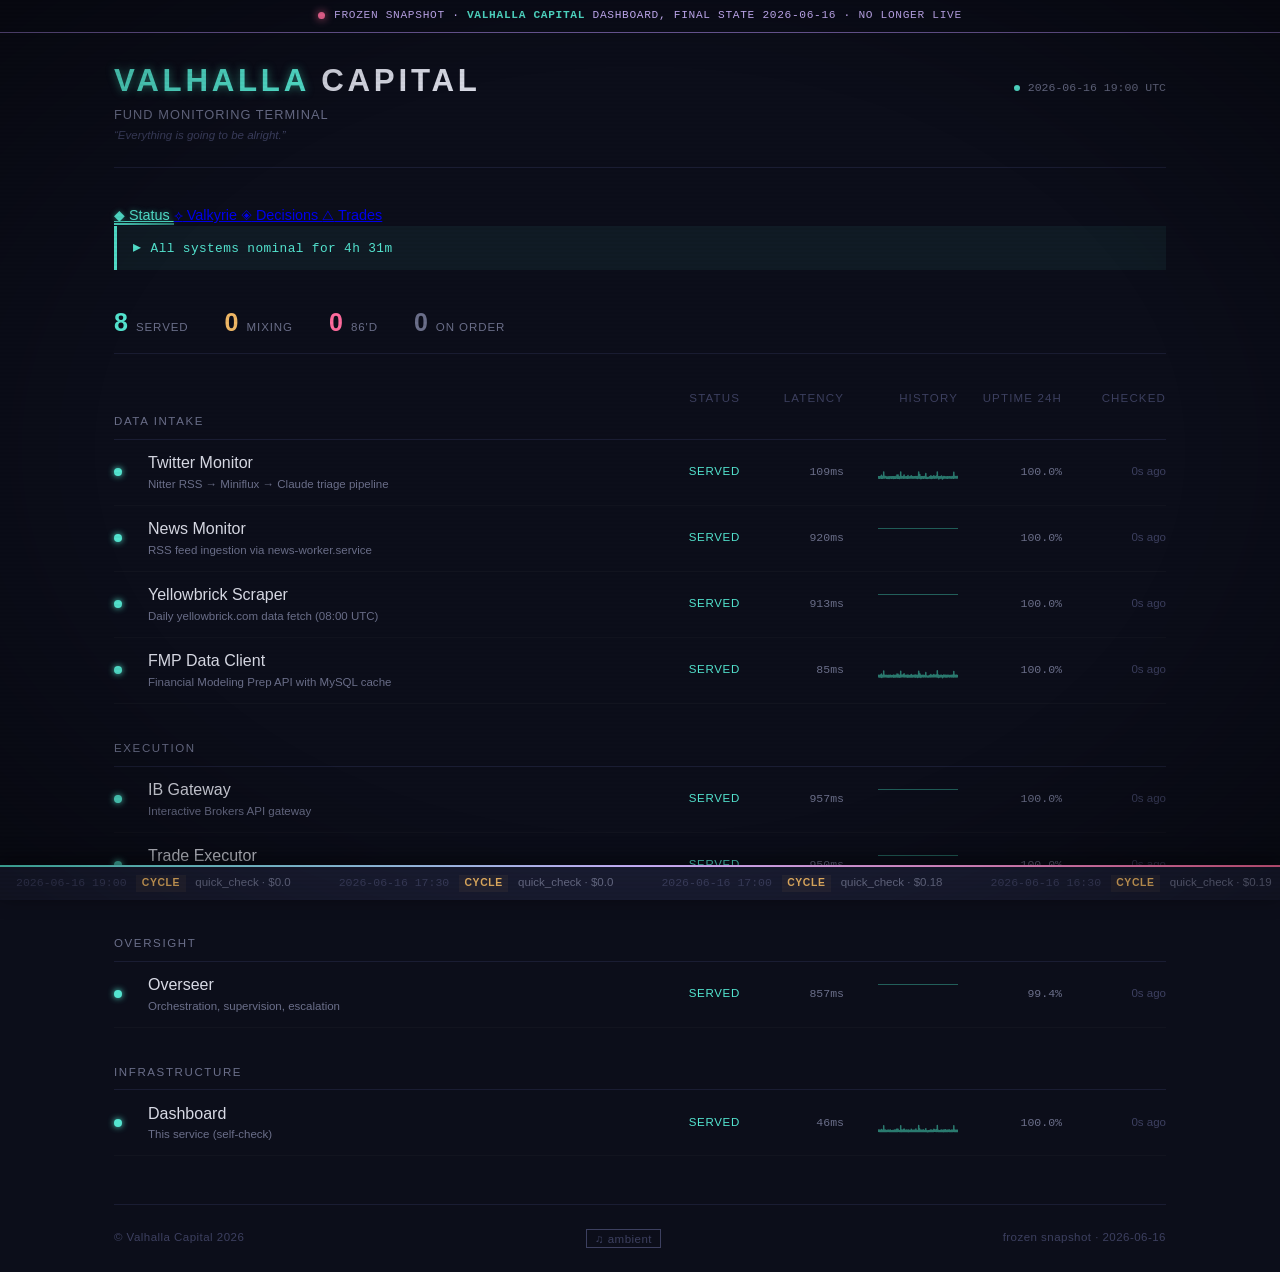
<file: live-snapshot/index.html>
<!DOCTYPE html>
<html lang="en">
<head>
    <meta charset="utf-8">
    <meta name="viewport" content="width=device-width, initial-scale=1">
    <title>Valhalla Capital — Status</title>
    <link rel="icon" href="static/favicon.svg" type="image/svg+xml">
    <link rel="stylesheet" href="static/style.css">
    <script src="static/vendor/htmx-2.0.4.min.js" defer></script>
    <script src="static/app.js" defer></script>
    <meta name="htmx-config" content='{"defaultSwapStyle":"innerHTML"}'>
</head>
<body>
    <div class="frozen-ribbon"><span class="frozen-ribbon__dot"></span><span>Frozen snapshot · <strong>Valhalla Capital</strong> dashboard, final state 2026-06-16 · no longer live</span></div>
    <div class="shell">

        <header class="header">
            <div>
                <h1 class="header__title"><span>Valhalla</span> Capital</h1>
                <p class="header__subtitle">fund monitoring terminal</p>
                <p class="header__quote">“Everything is going to be alright.”</p>
            </div>
            <div class="header__meta">
                
                <span class="pulse"></span>
                <span id="clock" class="mono"></span>
            </div>
        </header>

        <nav class="nav">
            <a href="index.html"
               class="nav__item nav__item--active">
                <span class="nav__icon">◆</span>
                Status
            </a>
            <a href="valkyrie.html"
               class="nav__item ">
                <span class="nav__icon">⟡</span>
                Valkyrie
            </a>
            <a href="decisions.html"
               class="nav__item ">
                <span class="nav__icon">◈</span>
                Decisions
            </a>
            <a href="trades.html"
               class="nav__item ">
                <span class="nav__icon">△</span>
                Trades
            </a>
        </nav>

        <main>
<div id="status-board">

<div class="system-pulse ">
    <span class="system-pulse__icon">&#9656;</span>
    <span class="system-pulse__text">All systems nominal for 4h 31m</span>
</div>

<div class="summary">
    <div class="summary__item">
        <span class="summary__count summary__count--served">8</span>
        <span class="summary__label">Served</span>
    </div>
    <div class="summary__item">
        <span class="summary__count summary__count--mixing">0</span>
        <span class="summary__label">Mixing</span>
    </div>
    <div class="summary__item">
        <span class="summary__count summary__count--down">0</span>
        <span class="summary__label">86'd</span>
    </div>
    <div class="summary__item">
        <span class="summary__count summary__count--unknown">0</span>
        <span class="summary__label">On Order</span>
    </div>
    <div style="flex-grow: 1;"></div>
</div>

<div class="col-headers">
    <span></span>
    <span></span>
    <span>Status</span>
    <span>Latency</span>
    <span>History</span>
    <span>Uptime 24h</span>
    <span>Checked</span>
</div>

<section class="group">
    <h2 class="group__label">Data Intake</h2>

    <div class="service status-served">
        <div class="service__pip"></div>
        <div class="service__info">
            <div class="service__name">Twitter Monitor</div>
            <div class="service__desc">Nitter RSS → Miniflux → Claude triage pipeline</div>
        </div>
        <div class="service__status">Served</div>
        <div class="service__latency">109ms</div>
        <div class="service__sparkline">
            <svg class="sparkline" width="80" height="20" viewBox="0 0 80 20">
                <polyline points="0.0,15.9 0.1,15.3 0.1,15.1 0.2,15.4 0.2,15.1 0.3,15.6 0.3,15.8 0.4,15.0 0.4,14.8 0.5,15.2 0.6,15.8 0.6,14.8 0.7,15.3 0.7,15.1 0.8,15.0 0.8,15.0 0.9,15.3 0.9,15.5 1.0,16.2 1.1,15.2 1.1,16.0 1.2,15.0 1.2,15.3 1.3,15.8 1.3,15.4 1.4,15.9 1.4,15.0 1.5,15.7 1.6,14.9 1.6,15.2 1.7,16.2 1.7,15.1 1.8,15.4 1.8,15.5 1.9,15.0 1.9,15.3 2.0,16.3 2.1,15.0 2.1,15.8 2.2,15.2 2.2,15.1 2.3,15.1 2.3,15.2 2.4,15.8 2.4,14.5 2.5,15.8 2.6,15.0 2.6,15.5 2.7,14.8 2.7,15.0 2.8,15.6 2.8,15.0 2.9,14.9 2.9,15.0 3.0,15.0 3.1,15.3 3.1,15.2 3.2,15.1 3.2,15.7 3.3,15.4 3.3,15.5 3.4,15.4 3.4,16.2 3.5,13.2 3.6,15.9 3.6,15.3 3.7,15.1 3.7,15.0 3.8,16.1 3.8,14.8 3.9,15.6 3.9,15.4 4.0,15.4 4.1,15.2 4.1,15.4 4.2,15.2 4.2,15.5 4.3,15.5 4.3,16.2 4.4,15.1 4.4,15.9 4.5,15.2 4.6,15.4 4.6,16.2 4.7,15.5 4.7,15.5 4.8,15.2 4.8,14.6 4.9,15.4 4.9,15.2 5.0,15.3 5.1,15.4 5.1,15.9 5.2,15.0 5.2,16.0 5.3,15.2 5.3,15.3 5.4,16.1 5.4,15.4 5.5,15.6 5.6,14.7 5.6,15.8 5.7,14.6 5.7,10.0 5.8,15.3 5.8,15.9 5.9,14.2 5.9,15.0 6.0,15.2 6.1,15.6 6.1,15.2 6.2,15.1 6.2,15.9 6.3,15.4 6.3,15.9 6.4,14.8 6.4,15.4 6.5,15.8 6.6,14.5 6.6,15.2 6.7,15.0 6.7,15.1 6.8,15.3 6.8,15.1 6.9,15.2 6.9,15.6 7.0,15.9 7.1,15.2 7.1,15.2 7.2,15.8 7.2,15.1 7.3,14.6 7.3,15.6 7.4,15.1 7.4,15.6 7.5,15.6 7.6,15.4 7.6,15.5 7.7,15.7 7.7,14.9 7.8,15.8 7.8,15.1 7.9,15.6 7.9,15.6 8.0,15.0 8.1,15.2 8.1,15.5 8.2,15.1 8.2,16.0 8.3,14.8 8.3,15.8 8.4,15.1 8.5,16.1 8.5,15.1 8.6,15.2 8.6,15.4 8.7,16.3 8.7,14.9 8.8,15.3 8.8,15.5 8.9,16.1 9.0,15.2 9.0,15.9 9.1,15.3 9.1,15.2 9.2,15.7 9.2,15.3 9.3,15.6 9.3,15.3 9.4,15.8 9.5,15.0 9.5,15.1 9.6,15.3 9.6,15.8 9.7,16.2 9.7,15.2 9.8,16.0 9.8,15.1 9.9,15.4 10.0,16.4 10.0,15.0 10.1,15.9 10.1,15.0 10.2,15.2 10.2,16.2 10.3,14.8 10.3,15.0 10.4,15.2 10.5,15.4 10.5,15.2 10.6,15.9 10.6,15.0 10.7,15.7 10.7,15.3 10.8,15.1 10.8,15.3 10.9,15.1 11.0,15.5 11.0,15.2 11.1,15.8 11.1,15.2 11.2,15.9 11.2,15.0 11.3,15.0 11.3,16.4 11.4,15.4 11.5,14.8 11.5,16.0 11.6,14.8 11.6,16.2 11.7,15.8 11.7,15.3 11.8,16.0 11.8,15.2 11.9,15.3 12.0,16.0 12.0,15.4 12.1,15.3 12.1,15.6 12.2,14.8 12.2,15.8 12.3,15.8 12.3,15.2 12.4,15.8 12.5,15.2 12.5,15.5 12.6,15.2 12.6,15.8 12.7,14.9 12.7,15.2 12.8,16.0 12.8,15.2 12.9,15.7 13.0,15.6 13.0,15.1 13.1,14.7 13.1,16.0 13.2,15.1 13.2,16.2 13.3,15.6 13.3,15.2 13.4,16.1 13.5,15.1 13.5,15.6 13.6,15.4 13.6,15.4 13.7,16.2 13.7,15.3 13.8,15.9 13.8,15.1 13.9,15.2 14.0,15.2 14.0,15.6 14.1,15.1 14.1,15.2 14.2,16.2 14.2,15.6 14.3,15.0 14.3,15.6 14.4,15.3 14.5,15.8 14.5,14.9 14.6,15.5 14.6,15.2 14.7,15.1 14.7,15.2 14.8,15.6 14.8,15.4 14.9,16.0 15.0,15.7 15.0,15.9 15.1,15.3 15.1,15.9 15.2,15.1 15.2,16.0 15.3,14.9 15.3,15.2 15.4,15.8 15.5,15.0 15.5,16.0 15.6,15.2 15.6,14.9 15.7,16.5 15.7,15.0 15.8,15.8 15.8,15.3 15.9,16.2 16.0,15.4 16.0,14.9 16.1,15.9 16.1,15.0 16.2,16.0 16.2,15.4 16.3,15.2 16.3,16.0 16.4,15.4 16.5,15.0 16.5,16.0 16.6,15.2 16.6,15.1 16.7,15.0 16.7,16.2 16.8,15.1 16.8,16.0 16.9,15.1 17.0,15.6 17.0,15.5 17.1,15.1 17.1,15.4 17.2,14.5 17.2,15.8 17.3,14.8 17.3,15.7 17.4,15.2 17.5,15.7 17.5,14.7 17.6,15.8 17.6,15.2 17.7,16.3 17.7,15.2 17.8,15.8 17.8,15.3 17.9,15.7 18.0,16.0 18.0,15.1 18.1,15.1 18.1,16.0 18.2,15.6 18.2,15.4 18.3,15.4 18.3,15.6 18.4,15.3 18.5,15.2 18.5,15.6 18.6,15.1 18.6,14.8 18.7,15.2 18.7,15.1 18.8,16.1 18.8,15.1 18.9,15.6 19.0,13.0 19.0,15.2 19.1,15.5 19.1,15.0 19.2,15.0 19.2,15.3 19.3,15.2 19.3,16.2 19.4,15.1 19.5,15.4 19.5,15.2 19.6,15.1 19.6,15.4 19.7,16.0 19.7,15.3 19.8,15.8 19.8,15.0 19.9,15.3 20.0,14.1 20.0,16.2 20.1,15.3 20.1,13.1 20.2,15.3 20.2,15.5 20.3,15.8 20.3,15.3 20.4,15.3 20.5,15.8 20.5,15.0 20.6,16.2 20.6,15.6 20.7,15.2 20.7,16.0 20.8,15.3 20.8,16.0 20.9,15.1 21.0,15.2 21.0,15.4 21.1,15.2 21.1,15.9 21.2,15.3 21.2,15.2 21.3,15.0 21.3,15.7 21.4,15.4 21.5,16.6 21.5,15.2 21.6,16.0 21.6,15.1 21.7,15.5 21.7,15.9 21.8,14.9 21.8,16.1 21.9,15.2 22.0,16.1 22.0,15.2 22.1,15.4 22.1,15.3 22.2,15.1 22.2,15.9 22.3,15.1 22.3,16.0 22.4,15.1 22.5,15.8 22.5,15.4 22.6,15.0 22.6,16.1 22.7,10.1 22.7,15.7 22.8,15.7 22.8,15.2 22.9,15.6 23.0,16.0 23.0,15.2 23.1,15.4 23.1,16.3 23.2,15.3 23.2,15.4 23.3,15.0 23.3,15.3 23.4,16.0 23.5,15.0 23.5,15.8 23.6,15.1 23.6,15.8 23.7,14.6 23.7,15.8 23.8,15.5 23.8,15.7 23.9,15.7 24.0,15.5 24.0,15.8 24.1,15.2 24.1,15.4 24.2,15.1 24.2,15.1 24.3,15.8 24.4,15.4 24.4,15.9 24.5,15.4 24.5,15.5 24.6,14.8 24.6,15.4 24.7,15.4 24.7,15.3 24.8,15.4 24.9,15.9 24.9,15.2 25.0,15.8 25.0,15.2 25.1,15.2 25.1,16.1 25.2,15.5 25.2,15.6 25.3,14.5 25.4,15.4 25.4,16.0 25.5,14.5 25.5,15.7 25.6,16.2 25.6,15.3 25.7,15.6 25.7,14.7 25.8,15.0 25.9,16.1 25.9,15.4 26.0,15.9 26.0,15.0 26.1,13.0 26.1,16.2 26.2,15.3 26.2,15.8 26.3,15.0 26.4,15.0 26.4,16.0 26.5,15.2 26.5,15.9 26.6,15.4 26.6,15.5 26.7,15.2 26.7,15.6 26.8,14.9 26.9,15.5 26.9,15.4 27.0,16.0 27.0,15.4 27.1,15.2 27.1,15.3 27.2,16.0 27.2,15.4 27.3,15.1 27.4,15.2 27.4,15.4 27.5,15.3 27.5,15.6 27.6,15.0 27.6,15.4 27.7,15.9 27.7,14.8 27.8,15.2 27.9,15.3 27.9,15.6 28.0,15.0 28.0,14.9 28.1,15.3 28.1,16.2 28.2,15.0 28.2,15.5 28.3,15.6 28.4,15.2 28.4,14.9 28.5,15.5 28.5,15.8 28.6,15.1 28.6,16.0 28.7,15.4 28.7,15.3 28.8,15.1 28.9,15.8 28.9,15.1 29.0,15.6 29.0,15.5 29.1,15.9 29.1,15.3 29.2,14.8 29.2,16.2 29.3,15.2 29.4,15.4 29.4,16.1 29.5,14.7 29.5,15.8 29.6,15.2 29.6,15.2 29.7,16.3 29.7,15.2 29.8,15.9 29.9,15.2 29.9,15.3 30.0,13.6 30.0,16.1 30.1,15.2 30.1,15.3 30.2,16.0 30.2,15.0 30.3,14.9 30.4,15.4 30.4,15.0 30.5,15.2 30.5,15.7 30.6,15.6 30.6,15.0 30.7,15.6 30.7,15.2 30.8,15.0 30.9,16.3 30.9,15.2 31.0,16.3 31.0,15.1 31.1,15.0 31.1,15.4 31.2,15.9 31.2,15.4 31.3,15.1 31.4,15.0 31.4,16.0 31.5,15.2 31.5,15.3 31.6,15.8 31.6,15.2 31.7,15.2 31.7,15.4 31.8,15.2 31.9,16.0 31.9,15.0 32.0,14.8 32.0,16.0 32.1,15.4 32.1,15.0 32.2,16.0 32.2,15.4 32.3,15.6 32.4,15.7 32.4,15.6 32.5,15.2 32.5,15.9 32.6,15.2 32.6,15.3 32.7,15.2 32.7,15.1 32.8,16.1 32.9,15.3 32.9,14.8 33.0,16.0 33.0,15.4 33.1,15.8 33.1,14.8 33.2,13.8 33.2,15.2 33.3,15.2 33.4,15.2 33.4,15.4 33.5,15.9 33.5,15.2 33.6,15.1 33.6,15.8 33.7,15.4 33.7,15.1 33.8,15.1 33.9,14.5 33.9,15.6 34.0,15.6 34.0,15.1 34.1,16.1 34.1,15.2 34.2,15.4 34.2,15.2 34.3,15.0 34.4,15.3 34.4,15.2 34.5,14.8 34.5,16.0 34.6,15.1 34.6,15.8 34.7,15.0 34.7,14.8 34.8,15.1 34.9,15.0 34.9,15.3 35.0,15.2 35.0,16.2 35.1,15.0 35.1,14.8 35.2,15.3 35.2,15.9 35.3,15.1 35.4,15.2 35.4,15.1 35.5,15.1 35.5,15.2 35.6,15.3 35.6,15.9 35.7,15.0 35.7,15.2 35.8,15.3 35.9,15.4 35.9,16.0 36.0,15.4 36.0,16.0 36.1,15.0 36.1,15.0 36.2,15.9 36.2,14.8 36.3,15.0 36.4,15.0 36.4,15.3 36.5,14.8 36.5,15.4 36.6,15.7 36.6,15.2 36.7,15.9 36.7,15.2 36.8,15.0 36.9,16.0 36.9,15.1 37.0,16.1 37.0,14.7 37.1,16.0 37.1,14.8 37.2,15.2 37.2,15.1 37.3,15.4 37.4,15.0 37.4,15.7 37.5,15.0 37.5,15.4 37.6,15.0 37.6,16.1 37.7,15.1 37.7,15.2 37.8,16.0 37.9,14.4 37.9,15.8 38.0,15.2 38.0,15.2 38.1,15.1 38.1,15.2 38.2,14.9 38.2,15.3 38.3,16.0 38.4,15.2 38.4,15.6 38.5,15.0 38.5,15.8 38.6,14.8 38.6,15.3 38.7,15.3 38.7,15.4 38.8,16.2 38.9,15.4 38.9,15.0 39.0,16.0 39.0,15.1 39.1,15.8 39.1,15.1 39.2,15.5 39.2,14.6 39.3,15.7 39.4,15.5 39.4,14.8 39.5,15.2 39.5,15.9 39.6,15.2 39.6,15.9 39.7,15.1 39.7,16.4 39.8,15.4 39.9,15.8 39.9,15.2 40.0,15.9 40.0,15.0 40.1,15.3 40.1,15.8 40.2,15.0 40.3,15.9 40.3,14.8 40.4,15.8 40.4,15.1 40.5,14.9 40.5,15.8 40.6,15.6 40.6,15.3 40.7,10.1 40.8,15.9 40.8,14.9 40.9,15.8 40.9,15.1 41.0,15.1 41.0,15.0 41.1,15.7 41.1,14.7 41.2,15.8 41.3,15.0 41.3,15.5 41.4,15.2 41.4,15.1 41.5,12.8 41.5,16.2 41.6,15.2 41.6,15.3 41.7,14.4 41.8,15.8 41.8,12.4 41.9,15.9 41.9,15.2 42.0,15.2 42.0,16.0 42.1,15.3 42.1,15.6 42.2,14.9 42.3,16.0 42.3,15.2 42.4,15.0 42.4,15.4 42.5,15.4 42.5,14.9 42.6,15.2 42.6,14.9 42.7,14.9 42.8,15.0 42.8,15.2 42.9,16.8 42.9,15.3 43.0,16.0 43.0,15.7 43.1,15.2 43.1,14.7 43.2,15.3 43.3,15.1 43.3,14.7 43.4,15.4 43.4,15.4 43.5,15.3 43.5,16.2 43.6,15.0 43.6,15.1 43.7,15.4 43.8,16.3 43.8,14.9 43.9,15.3 43.9,14.9 44.0,15.1 44.0,15.0 44.1,15.4 44.1,15.0 44.2,15.4 44.3,15.3 44.3,15.5 44.4,15.2 44.4,15.1 44.5,14.9 44.5,16.1 44.6,15.0 44.6,16.0 44.7,15.2 44.8,15.3 44.8,15.1 44.9,14.8 44.9,15.5 45.0,14.9 45.0,16.2 45.1,15.5 45.1,16.0 45.2,15.1 45.3,15.6 45.3,15.9 45.4,15.1 45.4,15.6 45.5,15.0 45.5,15.8 45.6,15.8 45.6,14.8 45.7,16.2 45.8,15.1 45.8,16.0 45.9,15.0 45.9,15.0 46.0,15.2 46.0,16.1 46.1,15.2 46.1,15.4 46.2,15.9 46.3,15.2 46.3,16.0 46.4,15.1 46.4,16.0 46.5,14.5 46.5,15.2 46.6,15.7 46.6,15.3 46.7,14.8 46.8,15.4 46.8,15.0 46.9,16.0 46.9,15.2 47.0,15.4 47.0,15.9 47.1,15.0 47.1,15.2 47.2,16.1 47.3,15.4 47.3,14.9 47.4,15.0 47.4,15.2 47.5,14.7 47.5,16.0 47.6,15.4 47.6,15.3 47.7,16.3 47.8,11.6 47.8,15.6 47.9,15.2 47.9,16.1 48.0,15.6 48.0,16.1 48.1,16.0 48.1,16.1 48.2,16.1 48.3,15.9 48.3,16.0 48.4,16.0 48.4,15.7 48.5,16.0 48.5,15.9 48.6,16.1 48.6,15.6 48.7,15.8 48.8,15.8 48.8,15.6 48.9,15.7 48.9,16.1 49.0,15.8 49.0,16.2 49.1,15.5 49.1,16.4 49.2,15.4 49.3,15.8 49.3,15.8 49.4,16.2 49.4,16.1 49.5,16.0 49.5,15.9 49.6,16.0 49.6,15.9 49.7,15.8 49.8,15.7 49.8,16.2 49.9,15.8 49.9,15.8 50.0,16.2 50.0,15.6 50.1,15.8 50.1,16.0 50.2,16.1 50.3,15.9 50.3,15.8 50.4,15.4 50.4,16.1 50.5,16.0 50.5,15.7 50.6,15.8 50.6,15.8 50.7,15.7 50.8,15.8 50.8,15.9 50.9,16.0 50.9,16.0 51.0,16.0 51.0,15.5 51.1,15.8 51.1,16.0 51.2,15.9 51.3,15.8 51.3,15.9 51.4,15.8 51.4,16.0 51.5,15.3 51.5,15.1 51.6,14.8 51.6,15.3 51.7,15.0 51.8,15.8 51.8,15.1 51.9,15.6 51.9,15.8 52.0,15.3 52.0,16.2 52.1,15.2 52.1,14.9 52.2,15.7 52.3,14.9 52.3,15.6 52.4,14.5 52.4,15.0 52.5,15.3 52.5,15.3 52.6,14.6 52.6,15.1 52.7,15.9 52.8,15.0 52.8,15.0 52.9,13.8 52.9,15.1 53.0,15.8 53.0,15.4 53.1,16.0 53.1,15.5 53.2,16.4 53.3,14.4 53.3,15.2 53.4,14.8 53.4,15.6 53.5,15.2 53.5,15.5 53.6,14.9 53.6,15.8 53.7,15.5 53.8,15.4 53.8,15.3 53.9,15.5 53.9,15.2 54.0,16.0 54.0,15.0 54.1,15.2 54.1,15.5 54.2,15.2 54.3,14.8 54.3,15.2 54.4,15.3 54.4,15.1 54.5,16.2 54.5,15.2 54.6,15.2 54.6,15.1 54.7,15.3 54.8,16.1 54.8,15.3 54.9,16.1 54.9,15.1 55.0,14.6 55.0,15.2 55.1,15.9 55.1,15.3 55.2,15.1 55.3,15.1 55.3,15.1 55.4,14.8 55.4,15.6 55.5,15.0 55.5,15.2 55.6,16.0 55.6,15.0 55.7,15.0 55.8,15.2 55.8,14.9 55.9,15.9 55.9,13.8 56.0,15.1 56.0,15.2 56.1,15.2 56.2,15.0 56.2,15.3 56.3,15.3 56.3,14.9 56.4,14.8 56.4,15.2 56.5,15.2 56.5,16.2 56.6,15.5 56.7,15.4 56.7,15.2 56.8,15.0 56.8,15.0 56.9,14.7 56.9,15.2 57.0,15.2 57.0,15.1 57.1,15.6 57.2,14.8 57.2,16.1 57.3,15.2 57.3,15.1 57.4,14.9 57.4,15.5 57.5,16.1 57.5,15.1 57.6,15.2 57.7,15.2 57.7,15.4 57.8,15.8 57.8,15.0 57.9,15.4 57.9,15.9 58.0,14.9 58.0,15.2 58.1,15.6 58.2,16.0 58.2,16.0 58.3,14.1 58.3,15.2 58.4,16.0 58.4,15.1 58.5,15.7 58.5,15.0 58.6,14.9 58.7,15.0 58.7,15.6 58.8,15.1 58.8,15.2 58.9,16.0 58.9,15.0 59.0,15.8 59.0,14.9 59.1,14.9 59.2,15.3 59.2,15.3 59.3,14.7 59.3,10.0 59.4,15.7 59.4,15.3 59.5,14.7 59.5,15.6 59.6,14.9 59.7,15.0 59.7,15.6 59.8,15.1 59.8,15.4 59.9,15.3 59.9,15.8 60.0,15.1 60.0,15.7 60.1,15.2 60.2,14.7 60.2,15.5 60.3,15.7 60.3,14.8 60.4,14.9 60.4,15.3 60.5,15.0 60.5,15.8 60.6,15.2 60.7,15.8 60.7,14.8 60.8,16.9 60.8,15.2 60.9,14.8 60.9,15.7 61.0,14.9 61.0,15.5 61.1,15.3 61.2,15.4 61.2,15.1 61.3,15.1 61.3,15.0 61.4,15.1 61.4,15.8 61.5,15.0 61.5,15.9 61.6,15.3 61.7,15.2 61.7,15.8 61.8,15.4 61.8,16.1 61.9,15.2 61.9,14.8 62.0,15.1 62.0,15.1 62.1,16.2 62.2,14.8 62.2,16.0 62.3,15.2 62.3,16.0 62.4,15.2 62.4,15.1 62.5,14.9 62.5,15.8 62.6,15.0 62.7,15.0 62.7,15.2 62.8,15.8 62.8,15.2 62.9,15.8 62.9,15.1 63.0,14.8 63.0,15.2 63.1,14.8 63.2,15.1 63.2,15.2 63.3,15.3 63.3,16.0 63.4,15.5 63.4,15.2 63.5,14.1 63.5,15.0 63.6,14.7 63.7,16.0 63.7,15.6 63.8,14.8 63.8,15.8 63.9,15.1 63.9,14.7 64.0,15.1 64.0,15.3 64.1,15.8 64.2,15.6 64.2,16.0 64.3,15.1 64.3,15.7 64.4,15.1 64.4,15.4 64.5,17.1 64.5,15.6 64.6,16.5 64.7,15.9 64.7,16.0 64.8,16.0 64.8,15.9 64.9,15.4 64.9,15.2 65.0,15.1 65.0,14.9 65.1,15.3 65.2,15.9 65.2,15.2 65.3,15.2 65.3,14.9 65.4,15.2 65.4,16.2 65.5,15.2 65.5,15.9 65.6,15.4 65.7,15.8 65.7,14.5 65.8,15.2 65.8,15.8 65.9,15.2 65.9,15.1 66.0,15.2 66.0,15.1 66.1,15.0 66.2,15.9 66.2,15.3 66.3,15.1 66.3,15.3 66.4,16.1 66.4,14.8 66.5,14.6 66.5,15.9 66.6,15.9 66.7,15.4 66.7,15.2 66.8,15.9 66.8,15.3 66.9,15.8 66.9,15.0 67.0,15.8 67.0,15.3 67.1,15.2 67.2,15.4 67.2,14.8 67.3,14.9 67.3,15.8 67.4,15.2 67.4,15.1 67.5,15.9 67.5,15.0 67.6,15.2 67.7,15.6 67.7,15.0 67.8,15.1 67.8,15.2 67.9,15.7 67.9,15.2 68.0,15.3 68.0,15.4 68.1,15.8 68.2,15.0 68.2,15.5 68.3,15.0 68.3,15.2 68.4,15.4 68.4,15.0 68.5,15.2 68.5,16.0 68.6,15.0 68.7,15.4 68.7,15.8 68.8,15.2 68.8,15.1 68.9,16.1 68.9,15.2 69.0,15.2 69.0,15.2 69.1,15.5 69.2,16.3 69.2,14.8 69.3,15.8 69.3,14.8 69.4,16.0 69.4,15.3 69.5,16.3 69.5,14.8 69.6,15.3 69.7,15.8 69.7,15.1 69.8,15.0 69.8,15.8 69.9,16.1 69.9,15.5 70.0,15.2 70.0,15.4 70.1,15.7 70.2,14.8 70.2,15.3 70.3,15.8 70.3,15.2 70.4,15.3 70.4,15.3 70.5,15.1 70.5,15.0 70.6,15.1 70.7,15.3 70.7,15.3 70.8,16.0 70.8,15.0 70.9,15.3 70.9,15.6 71.0,15.0 71.0,15.2 71.1,16.0 71.2,14.7 71.2,15.1 71.3,15.6 71.3,15.1 71.4,15.9 71.4,15.3 71.5,15.2 71.5,16.0 71.6,15.0 71.7,15.9 71.7,15.2 71.8,15.8 71.8,15.0 71.9,15.4 71.9,15.4 72.0,15.9 72.1,15.0 72.1,15.2 72.2,15.0 72.2,15.2 72.3,15.2 72.3,15.6 72.4,15.6 72.4,15.2 72.5,15.2 72.6,15.9 72.6,15.0 72.7,15.2 72.7,15.9 72.8,14.8 72.8,15.4 72.9,15.1 72.9,15.3 73.0,15.0 73.1,15.8 73.1,15.3 73.2,16.2 73.2,15.2 73.3,15.2 73.3,15.9 73.4,14.9 73.4,15.5 73.5,15.1 73.6,15.1 73.6,15.2 73.7,15.9 73.7,15.2 73.8,15.8 73.8,15.2 73.9,15.0 73.9,15.1 74.0,15.6 74.1,14.6 74.1,15.2 74.2,15.5 74.2,15.2 74.3,16.0 74.3,15.3 74.4,15.4 74.4,15.6 74.5,15.4 74.6,15.8 74.6,15.4 74.7,15.2 74.7,14.9 74.8,15.0 74.8,15.1 74.9,15.9 74.9,15.6 75.0,15.1 75.1,15.6 75.1,14.8 75.2,16.1 75.2,15.4 75.3,15.4 75.3,16.2 75.4,15.2 75.4,15.7 75.5,14.3 75.6,14.8 75.6,15.0 75.7,15.1 75.7,16.2 75.8,14.6 75.8,10.3 75.9,15.8 75.9,15.8 76.0,15.5 76.1,14.9 76.1,15.6 76.2,15.3 76.2,15.8 76.3,14.9 76.3,15.4 76.4,15.8 76.4,15.2 76.5,16.0 76.6,14.9 76.6,14.9 76.7,15.8 76.7,14.5 76.8,15.2 76.8,15.8 76.9,15.2 76.9,15.3 77.0,15.8 77.1,15.2 77.1,15.0 77.2,14.9 77.2,15.2 77.3,14.8 77.3,15.0 77.4,15.8 77.4,15.0 77.5,15.6 77.6,15.2 77.6,15.4 77.7,15.5 77.7,15.9 77.8,14.9 77.8,14.6 77.9,15.6 77.9,15.3 78.0,15.5 78.1,15.0 78.1,15.2 78.2,15.3 78.2,15.8 78.3,14.8 78.3,15.3 78.4,14.7 78.4,15.0 78.5,15.0 78.6,16.0 78.6,15.0 78.7,15.1 78.7,14.8 78.8,15.9 78.8,15.3 78.9,14.6 78.9,15.7 79.0,15.7 79.1,15.2 79.1,15.1 79.2,15.9 79.2,14.7 79.3,15.2 79.3,15.2 79.4,15.6 79.4,14.6 79.5,15.9 79.6,15.4 79.6,15.4 79.7,15.2 79.7,15.2 79.8,15.7 79.8,15.2 79.9,15.5 79.9,15.0 80.0,15.6" />
            </svg>
        </div>
        <div class="service__uptime">
                100.0%
        </div>
        <div class="service__checked">0s ago</div>

    </div>
    <div class="service status-served">
        <div class="service__pip"></div>
        <div class="service__info">
            <div class="service__name">News Monitor</div>
            <div class="service__desc">RSS feed ingestion via news-worker.service</div>
        </div>
        <div class="service__status">Served</div>
        <div class="service__latency">920ms</div>
        <div class="service__sparkline">
            <svg class="sparkline" width="80" height="20" viewBox="0 0 80 20">
                <polyline points="0.0,0.0 0.1,0.0 0.1,0.0 0.2,0.0 0.2,0.0 0.3,0.0 0.3,0.0 0.4,0.0 0.4,0.0 0.5,0.0 0.6,0.0 0.6,0.0 0.7,0.0 0.7,0.0 0.8,0.0 0.8,0.0 0.9,0.0 0.9,0.0 1.0,0.0 1.1,0.0 1.1,0.0 1.2,0.0 1.2,0.0 1.3,0.0 1.3,0.0 1.4,0.0 1.4,0.0 1.5,0.0 1.6,0.0 1.6,0.0 1.7,0.0 1.7,0.0 1.8,0.0 1.8,0.0 1.9,0.0 1.9,0.0 2.0,0.0 2.1,0.0 2.1,0.0 2.2,0.0 2.2,0.0 2.3,0.0 2.3,0.0 2.4,0.0 2.4,0.0 2.5,0.0 2.6,0.0 2.6,0.0 2.7,0.0 2.7,0.0 2.8,0.0 2.8,0.0 2.9,0.0 2.9,0.0 3.0,0.0 3.1,0.0 3.1,0.0 3.2,0.0 3.2,0.0 3.3,0.0 3.3,0.0 3.4,0.0 3.4,0.0 3.5,0.0 3.6,0.0 3.6,0.0 3.7,0.0 3.7,0.0 3.8,0.0 3.8,0.0 3.9,0.0 3.9,0.0 4.0,0.0 4.1,0.0 4.1,0.0 4.2,0.0 4.2,0.0 4.3,0.0 4.3,0.0 4.4,0.0 4.4,0.0 4.5,0.0 4.6,0.0 4.6,0.0 4.7,0.0 4.7,0.0 4.8,0.0 4.8,0.0 4.9,0.0 4.9,0.0 5.0,0.0 5.1,0.0 5.1,0.0 5.2,0.0 5.2,0.0 5.3,0.0 5.3,0.0 5.4,0.0 5.4,0.0 5.5,0.0 5.6,0.0 5.6,0.0 5.7,0.0 5.7,0.0 5.8,0.0 5.8,0.0 5.9,0.0 5.9,0.0 6.0,0.0 6.1,0.0 6.1,0.0 6.2,0.0 6.2,0.0 6.3,0.0 6.3,0.0 6.4,0.0 6.4,0.0 6.5,0.0 6.6,0.0 6.6,0.0 6.7,0.0 6.7,0.0 6.8,0.0 6.8,0.0 6.9,0.0 6.9,0.0 7.0,0.0 7.1,0.0 7.1,0.0 7.2,0.0 7.2,0.0 7.3,0.0 7.3,0.0 7.4,0.0 7.4,0.0 7.5,0.0 7.6,0.0 7.6,0.0 7.7,0.0 7.7,0.0 7.8,0.0 7.8,0.0 7.9,0.0 7.9,0.0 8.0,0.0 8.1,0.0 8.1,0.0 8.2,0.0 8.2,0.0 8.3,0.0 8.3,0.0 8.4,0.0 8.5,0.0 8.5,0.0 8.6,0.0 8.6,0.0 8.7,0.0 8.7,0.0 8.8,0.0 8.8,0.0 8.9,0.0 9.0,0.0 9.0,0.0 9.1,0.0 9.1,0.0 9.2,0.0 9.2,0.0 9.3,0.0 9.3,0.0 9.4,0.0 9.5,0.0 9.5,0.0 9.6,0.0 9.6,0.0 9.7,0.0 9.7,0.0 9.8,0.0 9.8,0.0 9.9,0.0 10.0,0.0 10.0,0.0 10.1,0.0 10.1,0.0 10.2,0.0 10.2,0.0 10.3,0.0 10.3,0.0 10.4,0.0 10.5,0.0 10.5,0.0 10.6,0.0 10.6,0.0 10.7,0.0 10.7,0.0 10.8,0.0 10.8,0.0 10.9,0.0 11.0,0.0 11.0,0.0 11.1,0.0 11.1,0.0 11.2,0.0 11.2,0.0 11.3,0.0 11.3,0.0 11.4,0.0 11.5,0.0 11.5,0.0 11.6,0.0 11.6,0.0 11.7,0.0 11.7,0.0 11.8,0.0 11.8,0.0 11.9,0.0 12.0,0.0 12.0,0.0 12.1,0.0 12.1,0.0 12.2,0.0 12.2,0.0 12.3,0.0 12.3,0.0 12.4,0.0 12.5,0.0 12.5,0.0 12.6,0.0 12.6,0.0 12.7,0.0 12.7,0.0 12.8,0.0 12.8,0.0 12.9,0.0 13.0,0.0 13.0,0.0 13.1,0.0 13.1,0.0 13.2,0.0 13.2,0.0 13.3,0.0 13.3,0.0 13.4,0.0 13.5,0.0 13.5,0.0 13.6,0.0 13.6,0.0 13.7,0.0 13.7,0.0 13.8,0.0 13.8,0.0 13.9,0.0 14.0,0.0 14.0,0.0 14.1,0.0 14.1,0.0 14.2,0.0 14.2,0.0 14.3,0.0 14.3,0.0 14.4,0.0 14.5,0.0 14.5,0.0 14.6,0.0 14.6,0.0 14.7,0.0 14.7,0.0 14.8,0.0 14.8,0.0 14.9,0.0 15.0,0.0 15.0,0.0 15.1,0.0 15.1,0.0 15.2,0.0 15.2,0.0 15.3,0.0 15.3,0.0 15.4,0.0 15.5,0.0 15.5,0.0 15.6,0.0 15.6,0.0 15.7,0.0 15.7,0.0 15.8,0.0 15.8,0.0 15.9,0.0 16.0,0.0 16.0,0.0 16.1,0.0 16.1,0.0 16.2,0.0 16.2,0.0 16.3,0.0 16.3,0.0 16.4,0.0 16.5,0.0 16.5,0.0 16.6,0.0 16.6,0.0 16.7,0.0 16.7,0.0 16.8,0.0 16.8,0.0 16.9,0.0 17.0,0.0 17.0,0.0 17.1,0.0 17.1,0.0 17.2,0.0 17.2,0.0 17.3,0.0 17.3,0.0 17.4,0.0 17.5,0.0 17.5,0.0 17.6,0.0 17.6,0.0 17.7,0.0 17.7,0.0 17.8,0.0 17.8,0.0 17.9,0.0 18.0,0.0 18.0,0.0 18.1,0.0 18.1,0.0 18.2,0.0 18.2,0.0 18.3,0.0 18.3,0.0 18.4,0.0 18.5,0.0 18.5,0.0 18.6,0.0 18.6,0.0 18.7,0.0 18.7,0.0 18.8,0.0 18.8,0.0 18.9,0.0 19.0,0.0 19.0,0.0 19.1,0.0 19.1,0.0 19.2,0.0 19.2,0.0 19.3,0.0 19.3,0.0 19.4,0.0 19.5,0.0 19.5,0.0 19.6,0.0 19.6,0.0 19.7,0.0 19.7,0.0 19.8,0.0 19.8,0.0 19.9,0.0 20.0,0.0 20.0,0.0 20.1,0.0 20.1,0.0 20.2,0.0 20.2,0.0 20.3,0.0 20.3,0.0 20.4,0.0 20.5,0.0 20.5,0.0 20.6,0.0 20.6,0.0 20.7,0.0 20.7,0.0 20.8,0.0 20.8,0.0 20.9,0.0 21.0,0.0 21.0,0.0 21.1,0.0 21.1,0.0 21.2,0.0 21.2,0.0 21.3,0.0 21.3,0.0 21.4,0.0 21.5,0.0 21.5,0.0 21.6,0.0 21.6,0.0 21.7,0.0 21.7,0.0 21.8,0.0 21.8,0.0 21.9,0.0 22.0,0.0 22.0,0.0 22.1,0.0 22.1,0.0 22.2,0.0 22.2,0.0 22.3,0.0 22.3,0.0 22.4,0.0 22.5,0.0 22.5,0.0 22.6,0.0 22.6,0.0 22.7,0.0 22.7,0.0 22.8,0.0 22.8,0.0 22.9,0.0 23.0,0.0 23.0,0.0 23.1,0.0 23.1,0.0 23.2,0.0 23.2,0.0 23.3,0.0 23.3,0.0 23.4,0.0 23.5,0.0 23.5,0.0 23.6,0.0 23.6,0.0 23.7,0.0 23.7,0.0 23.8,0.0 23.8,0.0 23.9,0.0 24.0,0.0 24.0,0.0 24.1,0.0 24.1,0.0 24.2,0.0 24.2,0.0 24.3,0.0 24.4,0.0 24.4,0.0 24.5,0.0 24.5,0.0 24.6,0.0 24.6,0.0 24.7,0.0 24.7,0.0 24.8,0.0 24.9,0.0 24.9,0.0 25.0,0.0 25.0,0.0 25.1,0.0 25.1,0.0 25.2,0.0 25.2,0.0 25.3,0.0 25.4,0.0 25.4,0.0 25.5,0.0 25.5,0.0 25.6,0.0 25.6,0.0 25.7,0.0 25.7,0.0 25.8,0.0 25.9,0.0 25.9,0.0 26.0,0.0 26.0,0.0 26.1,0.0 26.1,0.0 26.2,0.0 26.2,0.0 26.3,0.0 26.4,0.0 26.4,0.0 26.5,0.0 26.5,0.0 26.6,0.0 26.6,0.0 26.7,0.0 26.7,0.0 26.8,0.0 26.9,0.0 26.9,0.0 27.0,0.0 27.0,0.0 27.1,0.0 27.1,0.0 27.2,0.0 27.2,0.0 27.3,0.0 27.4,0.0 27.4,0.0 27.5,0.0 27.5,0.0 27.6,0.0 27.6,0.0 27.7,0.0 27.7,0.0 27.8,0.0 27.9,0.0 27.9,0.0 28.0,0.0 28.0,0.0 28.1,0.0 28.1,0.0 28.2,0.0 28.2,0.0 28.3,0.0 28.4,0.0 28.4,0.0 28.5,0.0 28.5,0.0 28.6,0.0 28.6,0.0 28.7,0.0 28.7,0.0 28.8,0.0 28.9,0.0 28.9,0.0 29.0,0.0 29.0,0.0 29.1,0.0 29.1,0.0 29.2,0.0 29.2,0.0 29.3,0.0 29.4,0.0 29.4,0.0 29.5,0.0 29.5,0.0 29.6,0.0 29.6,0.0 29.7,0.0 29.7,0.0 29.8,0.0 29.9,0.0 29.9,0.0 30.0,0.0 30.0,0.0 30.1,0.0 30.1,0.0 30.2,0.0 30.2,0.0 30.3,0.0 30.4,0.0 30.4,0.0 30.5,0.0 30.5,0.0 30.6,0.0 30.6,0.0 30.7,0.0 30.7,0.0 30.8,0.0 30.9,0.0 30.9,0.0 31.0,0.0 31.0,0.0 31.1,0.0 31.1,0.0 31.2,0.0 31.2,0.0 31.3,0.0 31.4,0.0 31.4,0.0 31.5,0.0 31.5,0.0 31.6,0.0 31.6,0.0 31.7,0.0 31.7,0.0 31.8,0.0 31.9,0.0 31.9,0.0 32.0,0.0 32.0,0.0 32.1,0.0 32.1,0.0 32.2,0.0 32.2,0.0 32.3,0.0 32.4,0.0 32.4,0.0 32.5,0.0 32.5,0.0 32.6,0.0 32.6,0.0 32.7,0.0 32.7,0.0 32.8,0.0 32.9,0.0 32.9,0.0 33.0,0.0 33.0,0.0 33.1,0.0 33.1,0.0 33.2,0.0 33.2,0.0 33.3,0.0 33.4,0.0 33.4,0.0 33.5,0.0 33.5,0.0 33.6,0.0 33.6,0.0 33.7,0.0 33.7,0.0 33.8,0.0 33.9,0.0 33.9,0.0 34.0,0.0 34.0,0.0 34.1,0.0 34.1,0.0 34.2,0.0 34.2,0.0 34.3,0.0 34.4,0.0 34.4,0.0 34.5,0.0 34.5,0.0 34.6,0.0 34.6,0.0 34.7,0.0 34.7,0.0 34.8,0.0 34.9,0.0 34.9,0.0 35.0,0.0 35.0,0.0 35.1,0.0 35.1,0.0 35.2,0.0 35.2,0.0 35.3,0.0 35.4,0.0 35.4,0.0 35.5,0.0 35.5,0.0 35.6,0.0 35.6,0.0 35.7,0.0 35.7,0.0 35.8,0.0 35.9,0.0 35.9,0.0 36.0,0.0 36.0,0.0 36.1,0.0 36.1,0.0 36.2,0.0 36.2,0.0 36.3,0.0 36.4,0.0 36.4,0.0 36.5,0.0 36.5,0.0 36.6,0.0 36.6,0.0 36.7,0.0 36.7,0.0 36.8,0.0 36.9,0.0 36.9,0.0 37.0,0.0 37.0,0.0 37.1,0.0 37.1,0.0 37.2,0.0 37.2,0.0 37.3,0.0 37.4,0.0 37.4,0.0 37.5,0.0 37.5,0.0 37.6,0.0 37.6,0.0 37.7,0.0 37.7,0.0 37.8,0.0 37.9,0.0 37.9,0.0 38.0,0.0 38.0,0.0 38.1,0.0 38.1,0.0 38.2,0.0 38.2,0.0 38.3,0.0 38.4,0.0 38.4,0.0 38.5,0.0 38.5,0.0 38.6,0.0 38.6,0.0 38.7,0.0 38.7,0.0 38.8,0.0 38.9,0.0 38.9,0.0 39.0,0.0 39.0,0.0 39.1,0.0 39.1,0.0 39.2,0.0 39.2,0.0 39.3,0.0 39.4,0.0 39.4,0.0 39.5,0.0 39.5,0.0 39.6,0.0 39.6,0.0 39.7,0.0 39.7,0.0 39.8,0.0 39.9,0.0 39.9,0.0 40.0,0.0 40.0,0.0 40.1,0.0 40.1,0.0 40.2,0.0 40.3,0.0 40.3,0.0 40.4,0.0 40.4,0.0 40.5,0.0 40.5,0.0 40.6,0.0 40.6,0.0 40.7,0.0 40.8,0.0 40.8,0.0 40.9,0.0 40.9,0.0 41.0,0.0 41.0,0.0 41.1,0.0 41.1,0.0 41.2,0.0 41.3,0.0 41.3,0.0 41.4,0.0 41.4,0.0 41.5,0.0 41.5,0.0 41.6,0.0 41.6,0.0 41.7,0.0 41.8,0.0 41.8,0.0 41.9,0.0 41.9,0.0 42.0,0.0 42.0,0.0 42.1,0.0 42.1,0.0 42.2,0.0 42.3,0.0 42.3,0.0 42.4,0.0 42.4,0.0 42.5,0.0 42.5,0.0 42.6,0.0 42.6,0.0 42.7,0.0 42.8,0.0 42.8,0.0 42.9,0.0 42.9,0.0 43.0,0.0 43.0,0.0 43.1,0.0 43.1,0.0 43.2,0.0 43.3,0.0 43.3,0.0 43.4,0.0 43.4,0.0 43.5,0.0 43.5,0.0 43.6,0.0 43.6,0.0 43.7,0.0 43.8,0.0 43.8,0.0 43.9,0.0 43.9,0.0 44.0,0.0 44.0,0.0 44.1,0.0 44.1,0.0 44.2,0.0 44.3,0.0 44.3,0.0 44.4,0.0 44.4,0.0 44.5,0.0 44.5,0.0 44.6,0.0 44.6,0.0 44.7,0.0 44.8,0.0 44.8,0.0 44.9,0.0 44.9,0.0 45.0,0.0 45.0,0.0 45.1,0.0 45.1,0.0 45.2,0.0 45.3,0.0 45.3,0.0 45.4,0.0 45.4,0.0 45.5,0.0 45.5,0.0 45.6,0.0 45.6,0.0 45.7,0.0 45.8,0.0 45.8,0.0 45.9,0.0 45.9,0.0 46.0,0.0 46.0,0.0 46.1,0.0 46.1,0.0 46.2,0.0 46.3,0.0 46.3,0.0 46.4,0.0 46.4,0.0 46.5,0.0 46.5,0.0 46.6,0.0 46.6,0.0 46.7,0.0 46.8,0.0 46.8,0.0 46.9,0.0 46.9,0.0 47.0,0.0 47.0,0.0 47.1,0.0 47.1,0.0 47.2,0.0 47.3,0.0 47.3,0.0 47.4,0.0 47.4,0.0 47.5,0.0 47.5,0.0 47.6,0.0 47.6,0.0 47.7,0.0 47.8,0.0 47.8,0.0 47.9,0.0 47.9,0.0 48.0,0.0 48.0,0.0 48.1,0.0 48.1,0.0 48.2,0.0 48.3,0.0 48.3,0.0 48.4,0.0 48.4,0.0 48.5,0.0 48.5,0.0 48.6,0.0 48.6,0.0 48.7,0.0 48.8,0.0 48.8,0.0 48.9,0.0 48.9,0.0 49.0,0.0 49.0,0.0 49.1,0.0 49.1,0.0 49.2,0.0 49.3,0.0 49.3,0.0 49.4,0.0 49.4,0.0 49.5,0.0 49.5,0.0 49.6,0.0 49.6,0.0 49.7,0.0 49.8,0.0 49.8,0.0 49.9,0.0 49.9,0.0 50.0,0.0 50.0,0.0 50.1,0.0 50.1,0.0 50.2,0.0 50.3,0.0 50.3,0.0 50.4,0.0 50.4,0.0 50.5,0.0 50.5,0.0 50.6,0.0 50.6,0.0 50.7,0.0 50.8,0.0 50.8,0.0 50.9,0.0 50.9,0.0 51.0,0.0 51.0,0.0 51.1,0.0 51.1,0.0 51.2,0.0 51.3,0.0 51.3,0.0 51.4,0.0 51.4,0.0 51.5,0.0 51.5,0.0 51.6,0.0 51.6,0.0 51.7,0.0 51.8,0.0 51.8,0.0 51.9,0.0 51.9,0.0 52.0,0.0 52.0,0.0 52.1,0.0 52.1,0.0 52.2,0.0 52.3,0.0 52.3,0.0 52.4,0.0 52.4,0.0 52.5,0.0 52.5,0.0 52.6,0.0 52.6,0.0 52.7,0.0 52.8,0.0 52.8,0.0 52.9,0.0 52.9,0.0 53.0,0.0 53.0,0.0 53.1,0.0 53.1,0.0 53.2,0.0 53.3,0.0 53.3,0.0 53.4,0.0 53.4,0.0 53.5,0.0 53.5,0.0 53.6,0.0 53.6,0.0 53.7,0.0 53.8,0.0 53.8,0.0 53.9,0.0 53.9,0.0 54.0,0.0 54.0,0.0 54.1,0.0 54.1,0.0 54.2,0.0 54.3,0.0 54.3,0.0 54.4,0.0 54.4,0.0 54.5,0.0 54.5,0.0 54.6,0.0 54.6,0.0 54.7,0.0 54.8,0.0 54.8,0.0 54.9,0.0 54.9,0.0 55.0,0.0 55.0,0.0 55.1,0.0 55.1,0.0 55.2,0.0 55.3,0.0 55.3,0.0 55.4,0.0 55.4,0.0 55.5,0.0 55.5,0.0 55.6,0.0 55.6,0.0 55.7,0.0 55.8,0.0 55.8,0.0 55.9,0.0 55.9,0.0 56.0,0.0 56.0,0.0 56.1,0.0 56.2,0.0 56.2,0.0 56.3,0.0 56.3,0.0 56.4,0.0 56.4,0.0 56.5,0.0 56.5,0.0 56.6,0.0 56.7,0.0 56.7,0.0 56.8,0.0 56.8,0.0 56.9,0.0 56.9,0.0 57.0,0.0 57.0,0.0 57.1,0.0 57.2,0.0 57.2,0.0 57.3,0.0 57.3,0.0 57.4,0.0 57.4,0.0 57.5,0.0 57.5,0.0 57.6,0.0 57.7,0.0 57.7,0.0 57.8,0.0 57.8,0.0 57.9,0.0 57.9,0.0 58.0,0.0 58.0,0.0 58.1,0.0 58.2,0.0 58.2,0.0 58.3,0.0 58.3,0.0 58.4,0.0 58.4,0.0 58.5,0.0 58.5,0.0 58.6,0.0 58.7,0.0 58.7,0.0 58.8,0.0 58.8,0.0 58.9,0.0 58.9,0.0 59.0,0.0 59.0,0.0 59.1,0.0 59.2,0.0 59.2,0.0 59.3,0.0 59.3,0.0 59.4,0.0 59.4,0.0 59.5,0.0 59.5,0.0 59.6,0.0 59.7,0.0 59.7,0.0 59.8,0.0 59.8,0.0 59.9,0.0 59.9,0.0 60.0,0.0 60.0,0.0 60.1,0.0 60.2,0.0 60.2,0.0 60.3,0.0 60.3,0.0 60.4,0.0 60.4,0.0 60.5,0.0 60.5,0.0 60.6,0.0 60.7,0.0 60.7,0.0 60.8,0.0 60.8,0.0 60.9,0.0 60.9,0.0 61.0,0.0 61.0,0.0 61.1,0.0 61.2,0.0 61.2,0.0 61.3,0.0 61.3,0.0 61.4,0.0 61.4,0.0 61.5,0.0 61.5,0.0 61.6,0.0 61.7,0.0 61.7,0.0 61.8,0.0 61.8,0.0 61.9,0.0 61.9,0.0 62.0,0.0 62.0,0.0 62.1,0.0 62.2,0.0 62.2,0.0 62.3,0.0 62.3,0.0 62.4,0.0 62.4,0.0 62.5,0.0 62.5,0.0 62.6,0.0 62.7,0.0 62.7,0.0 62.8,0.0 62.8,0.0 62.9,0.0 62.9,0.0 63.0,0.0 63.0,0.0 63.1,0.0 63.2,0.0 63.2,0.0 63.3,0.0 63.3,0.0 63.4,0.0 63.4,0.0 63.5,0.0 63.5,0.0 63.6,0.0 63.7,0.0 63.7,0.0 63.8,0.0 63.8,0.0 63.9,0.0 63.9,0.0 64.0,0.0 64.0,0.0 64.1,0.0 64.2,0.0 64.2,0.0 64.3,0.0 64.3,0.0 64.4,0.0 64.4,0.0 64.5,0.0 64.5,0.0 64.6,0.0 64.7,0.0 64.7,0.0 64.8,0.0 64.8,0.0 64.9,0.0 64.9,0.0 65.0,0.0 65.0,0.0 65.1,0.0 65.2,0.0 65.2,0.0 65.3,0.0 65.3,0.0 65.4,0.0 65.4,0.0 65.5,0.0 65.5,0.0 65.6,0.0 65.7,0.0 65.7,0.0 65.8,0.0 65.8,0.0 65.9,0.0 65.9,0.0 66.0,0.0 66.0,0.0 66.1,0.0 66.2,0.0 66.2,0.0 66.3,0.0 66.3,0.0 66.4,0.0 66.4,0.0 66.5,0.0 66.5,0.0 66.6,0.0 66.7,0.0 66.7,0.0 66.8,0.0 66.8,0.0 66.9,0.0 66.9,0.0 67.0,0.0 67.0,0.0 67.1,0.0 67.2,0.0 67.2,0.0 67.3,0.0 67.3,0.0 67.4,0.0 67.4,0.0 67.5,0.0 67.5,0.0 67.6,0.0 67.7,0.0 67.7,0.0 67.8,0.0 67.8,0.0 67.9,0.0 67.9,0.0 68.0,0.0 68.0,0.0 68.1,0.0 68.2,0.0 68.2,0.0 68.3,0.0 68.3,0.0 68.4,0.0 68.4,0.0 68.5,0.0 68.5,0.0 68.6,0.0 68.7,0.0 68.7,0.0 68.8,0.0 68.8,0.0 68.9,0.0 68.9,0.0 69.0,0.0 69.0,0.0 69.1,0.0 69.2,0.0 69.2,0.0 69.3,0.0 69.3,0.0 69.4,0.0 69.4,0.0 69.5,0.0 69.5,0.0 69.6,0.0 69.7,0.0 69.7,0.0 69.8,0.0 69.8,0.0 69.9,0.0 69.9,0.0 70.0,0.0 70.0,0.0 70.1,0.0 70.2,0.0 70.2,0.0 70.3,0.0 70.3,0.0 70.4,0.0 70.4,0.0 70.5,0.0 70.5,0.0 70.6,0.0 70.7,0.0 70.7,0.0 70.8,0.0 70.8,0.0 70.9,0.0 70.9,0.0 71.0,0.0 71.0,0.0 71.1,0.0 71.2,0.0 71.2,0.0 71.3,0.0 71.3,0.0 71.4,0.0 71.4,0.0 71.5,0.0 71.5,0.0 71.6,0.0 71.7,0.0 71.7,0.0 71.8,0.0 71.8,0.0 71.9,0.0 71.9,0.0 72.0,0.0 72.1,0.0 72.1,0.0 72.2,0.0 72.2,0.0 72.3,0.0 72.3,0.0 72.4,0.0 72.4,0.0 72.5,0.0 72.6,0.0 72.6,0.0 72.7,0.0 72.7,0.0 72.8,0.0 72.8,0.0 72.9,0.0 72.9,0.0 73.0,0.0 73.1,0.0 73.1,0.0 73.2,0.0 73.2,0.0 73.3,0.0 73.3,0.0 73.4,0.0 73.4,0.0 73.5,0.0 73.6,0.0 73.6,0.0 73.7,0.0 73.7,0.0 73.8,0.0 73.8,0.0 73.9,0.0 73.9,0.0 74.0,0.0 74.1,0.0 74.1,0.0 74.2,0.0 74.2,0.0 74.3,0.0 74.3,0.0 74.4,0.0 74.4,0.0 74.5,0.0 74.6,0.0 74.6,0.0 74.7,0.0 74.7,0.0 74.8,0.0 74.8,0.0 74.9,0.0 74.9,0.0 75.0,0.0 75.1,0.0 75.1,0.0 75.2,0.0 75.2,0.0 75.3,0.0 75.3,0.0 75.4,0.0 75.4,0.0 75.5,0.0 75.6,0.0 75.6,0.0 75.7,0.0 75.7,0.0 75.8,0.0 75.8,0.0 75.9,0.0 75.9,0.0 76.0,0.0 76.1,0.0 76.1,0.0 76.2,0.0 76.2,0.0 76.3,0.0 76.3,0.0 76.4,0.0 76.4,0.0 76.5,0.0 76.6,0.0 76.6,0.0 76.7,0.0 76.7,0.0 76.8,0.0 76.8,0.0 76.9,0.0 76.9,0.0 77.0,0.0 77.1,0.0 77.1,0.0 77.2,0.0 77.2,0.0 77.3,0.0 77.3,0.0 77.4,0.0 77.4,0.0 77.5,0.0 77.6,0.0 77.6,0.0 77.7,0.0 77.7,0.0 77.8,0.0 77.8,0.0 77.9,0.0 77.9,0.0 78.0,0.0 78.1,0.0 78.1,0.0 78.2,0.0 78.2,0.0 78.3,0.0 78.3,0.0 78.4,0.0 78.4,0.0 78.5,0.0 78.6,0.0 78.6,0.0 78.7,0.0 78.7,0.0 78.8,0.0 78.8,0.0 78.9,0.0 78.9,0.0 79.0,0.0 79.1,0.0 79.1,0.0 79.2,0.0 79.2,0.0 79.3,0.0 79.3,0.0 79.4,0.0 79.4,0.0 79.5,0.0 79.6,0.0 79.6,0.0 79.7,0.0 79.7,0.0 79.8,0.0 79.8,0.0 79.9,0.0 79.9,0.0 80.0,0.0" />
            </svg>
        </div>
        <div class="service__uptime">
                100.0%
        </div>
        <div class="service__checked">0s ago</div>

    </div>
    <div class="service status-served">
        <div class="service__pip"></div>
        <div class="service__info">
            <div class="service__name">Yellowbrick Scraper</div>
            <div class="service__desc">Daily yellowbrick.com data fetch (08:00 UTC)</div>
        </div>
        <div class="service__status">Served</div>
        <div class="service__latency">913ms</div>
        <div class="service__sparkline">
            <svg class="sparkline" width="80" height="20" viewBox="0 0 80 20">
                <polyline points="0.0,0.0 0.1,0.0 0.1,0.0 0.2,0.0 0.2,0.0 0.3,0.0 0.3,0.0 0.4,0.0 0.4,0.0 0.5,0.0 0.6,0.0 0.6,0.0 0.7,0.0 0.7,0.0 0.8,0.0 0.8,0.0 0.9,0.0 0.9,0.0 1.0,0.0 1.1,0.0 1.1,0.0 1.2,0.0 1.2,0.0 1.3,0.0 1.3,0.0 1.4,0.0 1.4,0.0 1.5,0.0 1.6,0.0 1.6,0.0 1.7,0.0 1.7,0.0 1.8,0.0 1.8,0.0 1.9,0.0 1.9,0.0 2.0,0.0 2.1,0.0 2.1,0.0 2.2,0.0 2.2,0.0 2.3,0.0 2.3,0.0 2.4,0.0 2.4,0.0 2.5,0.0 2.6,0.0 2.6,0.0 2.7,0.0 2.7,0.0 2.8,0.0 2.8,0.0 2.9,0.0 2.9,0.0 3.0,0.0 3.1,0.0 3.1,0.0 3.2,0.0 3.2,0.0 3.3,0.0 3.3,0.0 3.4,0.0 3.4,0.0 3.5,0.0 3.6,0.0 3.6,0.0 3.7,0.0 3.7,0.0 3.8,0.0 3.8,0.0 3.9,0.0 3.9,0.0 4.0,0.0 4.1,0.0 4.1,0.0 4.2,0.0 4.2,0.0 4.3,0.0 4.3,0.0 4.4,0.0 4.4,0.0 4.5,0.0 4.6,0.0 4.6,0.0 4.7,0.0 4.7,0.0 4.8,0.0 4.8,0.0 4.9,0.0 4.9,0.0 5.0,0.0 5.1,0.0 5.1,0.0 5.2,0.0 5.2,0.0 5.3,0.0 5.3,0.0 5.4,0.0 5.4,0.0 5.5,0.0 5.6,0.0 5.6,0.0 5.7,0.0 5.7,0.0 5.8,0.0 5.8,0.0 5.9,0.0 5.9,0.0 6.0,0.0 6.1,0.0 6.1,0.0 6.2,0.0 6.2,0.0 6.3,0.0 6.3,0.0 6.4,0.0 6.4,0.0 6.5,0.0 6.6,0.0 6.6,0.0 6.7,0.0 6.7,0.0 6.8,0.0 6.8,0.0 6.9,0.0 6.9,0.0 7.0,0.0 7.1,0.0 7.1,0.0 7.2,0.0 7.2,0.0 7.3,0.0 7.3,0.0 7.4,0.0 7.4,0.0 7.5,0.0 7.6,0.0 7.6,0.0 7.7,0.0 7.7,0.0 7.8,0.0 7.8,0.0 7.9,0.0 7.9,0.0 8.0,0.0 8.1,0.0 8.1,0.0 8.2,0.0 8.2,0.0 8.3,0.0 8.3,0.0 8.4,0.0 8.5,0.0 8.5,0.0 8.6,0.0 8.6,0.0 8.7,0.0 8.7,0.0 8.8,0.0 8.8,0.0 8.9,0.0 9.0,0.0 9.0,0.0 9.1,0.0 9.1,0.0 9.2,0.0 9.2,0.0 9.3,0.0 9.3,0.0 9.4,0.0 9.5,0.0 9.5,0.0 9.6,0.0 9.6,0.0 9.7,0.0 9.7,0.0 9.8,0.0 9.8,0.0 9.9,0.0 10.0,0.0 10.0,0.0 10.1,0.0 10.1,0.0 10.2,0.0 10.2,0.0 10.3,0.0 10.3,0.0 10.4,0.0 10.5,0.0 10.5,0.0 10.6,0.0 10.6,0.0 10.7,0.0 10.7,0.0 10.8,0.0 10.8,0.0 10.9,0.0 11.0,0.0 11.0,0.0 11.1,0.0 11.1,0.0 11.2,0.0 11.2,0.0 11.3,0.0 11.3,0.0 11.4,0.0 11.5,0.0 11.5,0.0 11.6,0.0 11.6,0.0 11.7,0.0 11.7,0.0 11.8,0.0 11.8,0.0 11.9,0.0 12.0,0.0 12.0,0.0 12.1,0.0 12.1,0.0 12.2,0.0 12.2,0.0 12.3,0.0 12.3,0.0 12.4,0.0 12.5,0.0 12.5,0.0 12.6,0.0 12.6,0.0 12.7,0.0 12.7,0.0 12.8,0.0 12.8,0.0 12.9,0.0 13.0,0.0 13.0,0.0 13.1,0.0 13.1,0.0 13.2,0.0 13.2,0.0 13.3,0.0 13.3,0.0 13.4,0.0 13.5,0.0 13.5,0.0 13.6,0.0 13.6,0.0 13.7,0.0 13.7,0.0 13.8,0.0 13.8,0.0 13.9,0.0 14.0,0.0 14.0,0.0 14.1,0.0 14.1,0.0 14.2,0.0 14.2,0.0 14.3,0.0 14.3,0.0 14.4,0.0 14.5,0.0 14.5,0.0 14.6,0.0 14.6,0.0 14.7,0.0 14.7,0.0 14.8,0.0 14.8,0.0 14.9,0.0 15.0,0.0 15.0,0.0 15.1,0.0 15.1,0.0 15.2,0.0 15.2,0.0 15.3,0.0 15.3,0.0 15.4,0.0 15.5,0.0 15.5,0.0 15.6,0.0 15.6,0.0 15.7,0.0 15.7,0.0 15.8,0.0 15.8,0.0 15.9,0.0 16.0,0.0 16.0,0.0 16.1,0.0 16.1,0.0 16.2,0.0 16.2,0.0 16.3,0.0 16.3,0.0 16.4,0.0 16.5,0.0 16.5,0.0 16.6,0.0 16.6,0.0 16.7,0.0 16.7,0.0 16.8,0.0 16.8,0.0 16.9,0.0 17.0,0.0 17.0,0.0 17.1,0.0 17.1,0.0 17.2,0.0 17.2,0.0 17.3,0.0 17.3,0.0 17.4,0.0 17.5,0.0 17.5,0.0 17.6,0.0 17.6,0.0 17.7,0.0 17.7,0.0 17.8,0.0 17.8,0.0 17.9,0.0 18.0,0.0 18.0,0.0 18.1,0.0 18.1,0.0 18.2,0.0 18.2,0.0 18.3,0.0 18.3,0.0 18.4,0.0 18.5,0.0 18.5,0.0 18.6,0.0 18.6,0.0 18.7,0.0 18.7,0.0 18.8,0.0 18.8,0.0 18.9,0.0 19.0,0.0 19.0,0.0 19.1,0.0 19.1,0.0 19.2,0.0 19.2,0.0 19.3,0.0 19.3,0.0 19.4,0.0 19.5,0.0 19.5,0.0 19.6,0.0 19.6,0.0 19.7,0.0 19.7,0.0 19.8,0.0 19.8,0.0 19.9,0.0 20.0,0.0 20.0,0.0 20.1,0.0 20.1,0.0 20.2,0.0 20.2,0.0 20.3,0.0 20.3,0.0 20.4,0.0 20.5,0.0 20.5,0.0 20.6,0.0 20.6,0.0 20.7,0.0 20.7,0.0 20.8,0.0 20.8,0.0 20.9,0.0 21.0,0.0 21.0,0.0 21.1,0.0 21.1,0.0 21.2,0.0 21.2,0.0 21.3,0.0 21.3,0.0 21.4,0.0 21.5,0.0 21.5,0.0 21.6,0.0 21.6,0.0 21.7,0.0 21.7,0.0 21.8,0.0 21.8,0.0 21.9,0.0 22.0,0.0 22.0,0.0 22.1,0.0 22.1,0.0 22.2,0.0 22.2,0.0 22.3,0.0 22.3,0.0 22.4,0.0 22.5,0.0 22.5,0.0 22.6,0.0 22.6,0.0 22.7,0.0 22.7,0.0 22.8,0.0 22.8,0.0 22.9,0.0 23.0,0.0 23.0,0.0 23.1,0.0 23.1,0.0 23.2,0.0 23.2,0.0 23.3,0.0 23.3,0.0 23.4,0.0 23.5,0.0 23.5,0.0 23.6,0.0 23.6,0.0 23.7,0.0 23.7,0.0 23.8,0.0 23.8,0.0 23.9,0.0 24.0,0.0 24.0,0.0 24.1,0.0 24.1,0.0 24.2,0.0 24.2,0.0 24.3,0.0 24.4,0.0 24.4,0.0 24.5,0.0 24.5,0.0 24.6,0.0 24.6,0.0 24.7,0.0 24.7,0.0 24.8,0.0 24.9,0.0 24.9,0.0 25.0,0.0 25.0,0.0 25.1,0.0 25.1,0.0 25.2,0.0 25.2,0.0 25.3,0.0 25.4,0.0 25.4,0.0 25.5,0.0 25.5,0.0 25.6,0.0 25.6,0.0 25.7,0.0 25.7,0.0 25.8,0.0 25.9,0.0 25.9,0.0 26.0,0.0 26.0,0.0 26.1,0.0 26.1,0.0 26.2,0.0 26.2,0.0 26.3,0.0 26.4,0.0 26.4,0.0 26.5,0.0 26.5,0.0 26.6,0.0 26.6,0.0 26.7,0.0 26.7,0.0 26.8,0.0 26.9,0.0 26.9,0.0 27.0,0.0 27.0,0.0 27.1,0.0 27.1,0.0 27.2,0.0 27.2,0.0 27.3,0.0 27.4,0.0 27.4,0.0 27.5,0.0 27.5,0.0 27.6,0.0 27.6,0.0 27.7,0.0 27.7,0.0 27.8,0.0 27.9,0.0 27.9,0.0 28.0,0.0 28.0,0.0 28.1,0.0 28.1,0.0 28.2,0.0 28.2,0.0 28.3,0.0 28.4,0.0 28.4,0.0 28.5,0.0 28.5,0.0 28.6,0.0 28.6,0.0 28.7,0.0 28.7,0.0 28.8,0.0 28.9,0.0 28.9,0.0 29.0,0.0 29.0,0.0 29.1,0.0 29.1,0.0 29.2,0.0 29.2,0.0 29.3,0.0 29.4,0.0 29.4,0.0 29.5,0.0 29.5,0.0 29.6,0.0 29.6,0.0 29.7,0.0 29.7,0.0 29.8,0.0 29.9,0.0 29.9,0.0 30.0,0.0 30.0,0.0 30.1,0.0 30.1,0.0 30.2,0.0 30.2,0.0 30.3,0.0 30.4,0.0 30.4,0.0 30.5,0.0 30.5,0.0 30.6,0.0 30.6,0.0 30.7,0.0 30.7,0.0 30.8,0.0 30.9,0.0 30.9,0.0 31.0,0.0 31.0,0.0 31.1,0.0 31.1,0.0 31.2,0.0 31.2,0.0 31.3,0.0 31.4,0.0 31.4,0.0 31.5,0.0 31.5,0.0 31.6,0.0 31.6,0.0 31.7,0.0 31.7,0.0 31.8,0.0 31.9,0.0 31.9,0.0 32.0,0.0 32.0,0.0 32.1,0.0 32.1,0.0 32.2,0.0 32.2,0.0 32.3,0.0 32.4,0.0 32.4,0.0 32.5,0.0 32.5,0.0 32.6,0.0 32.6,0.0 32.7,0.0 32.7,0.0 32.8,0.0 32.9,0.0 32.9,0.0 33.0,0.0 33.0,0.0 33.1,0.0 33.1,0.0 33.2,0.0 33.2,0.0 33.3,0.0 33.4,0.0 33.4,0.0 33.5,0.0 33.5,0.0 33.6,0.0 33.6,0.0 33.7,0.0 33.7,0.0 33.8,0.0 33.9,0.0 33.9,0.0 34.0,0.0 34.0,0.0 34.1,0.0 34.1,0.0 34.2,0.0 34.2,0.0 34.3,0.0 34.4,0.0 34.4,0.0 34.5,0.0 34.5,0.0 34.6,0.0 34.6,0.0 34.7,0.0 34.7,0.0 34.8,0.0 34.9,0.0 34.9,0.0 35.0,0.0 35.0,0.0 35.1,0.0 35.1,0.0 35.2,0.0 35.2,0.0 35.3,0.0 35.4,0.0 35.4,0.0 35.5,0.0 35.5,0.0 35.6,0.0 35.6,0.0 35.7,0.0 35.7,0.0 35.8,0.0 35.9,0.0 35.9,0.0 36.0,0.0 36.0,0.0 36.1,0.0 36.1,0.0 36.2,0.0 36.2,0.0 36.3,0.0 36.4,0.0 36.4,0.0 36.5,0.0 36.5,0.0 36.6,0.0 36.6,0.0 36.7,0.0 36.7,0.0 36.8,0.0 36.9,0.0 36.9,0.0 37.0,0.0 37.0,0.0 37.1,0.0 37.1,0.0 37.2,0.0 37.2,0.0 37.3,0.0 37.4,0.0 37.4,0.0 37.5,0.0 37.5,0.0 37.6,0.0 37.6,0.0 37.7,0.0 37.7,0.0 37.8,0.0 37.9,0.0 37.9,0.0 38.0,0.0 38.0,0.0 38.1,0.0 38.1,0.0 38.2,0.0 38.2,0.0 38.3,0.0 38.4,0.0 38.4,0.0 38.5,0.0 38.5,0.0 38.6,0.0 38.6,0.0 38.7,0.0 38.7,0.0 38.8,0.0 38.9,0.0 38.9,0.0 39.0,0.0 39.0,0.0 39.1,0.0 39.1,0.0 39.2,0.0 39.2,0.0 39.3,0.0 39.4,0.0 39.4,0.0 39.5,0.0 39.5,0.0 39.6,0.0 39.6,0.0 39.7,0.0 39.7,0.0 39.8,0.0 39.9,0.0 39.9,0.0 40.0,0.0 40.0,0.0 40.1,0.0 40.1,0.0 40.2,0.0 40.3,0.0 40.3,0.0 40.4,0.0 40.4,0.0 40.5,0.0 40.5,0.0 40.6,0.0 40.6,0.0 40.7,0.0 40.8,0.0 40.8,0.0 40.9,0.0 40.9,0.0 41.0,0.0 41.0,0.0 41.1,0.0 41.1,0.0 41.2,0.0 41.3,0.0 41.3,0.0 41.4,0.0 41.4,0.0 41.5,0.0 41.5,0.0 41.6,0.0 41.6,0.0 41.7,0.0 41.8,0.0 41.8,0.0 41.9,0.0 41.9,0.0 42.0,0.0 42.0,0.0 42.1,0.0 42.1,0.0 42.2,0.0 42.3,0.0 42.3,0.0 42.4,0.0 42.4,0.0 42.5,0.0 42.5,0.0 42.6,0.0 42.6,0.0 42.7,0.0 42.8,0.0 42.8,0.0 42.9,0.0 42.9,0.0 43.0,0.0 43.0,0.0 43.1,0.0 43.1,0.0 43.2,0.0 43.3,0.0 43.3,0.0 43.4,0.0 43.4,0.0 43.5,0.0 43.5,0.0 43.6,0.0 43.6,0.0 43.7,0.0 43.8,0.0 43.8,0.0 43.9,0.0 43.9,0.0 44.0,0.0 44.0,0.0 44.1,0.0 44.1,0.0 44.2,0.0 44.3,0.0 44.3,0.0 44.4,0.0 44.4,0.0 44.5,0.0 44.5,0.0 44.6,0.0 44.6,0.0 44.7,0.0 44.8,0.0 44.8,0.0 44.9,0.0 44.9,0.0 45.0,0.0 45.0,0.0 45.1,0.0 45.1,0.0 45.2,0.0 45.3,0.0 45.3,0.0 45.4,0.0 45.4,0.0 45.5,0.0 45.5,0.0 45.6,0.0 45.6,0.0 45.7,0.0 45.8,0.0 45.8,0.0 45.9,0.0 45.9,0.0 46.0,0.0 46.0,0.0 46.1,0.0 46.1,0.0 46.2,0.0 46.3,0.0 46.3,0.0 46.4,0.0 46.4,0.0 46.5,0.0 46.5,0.0 46.6,0.0 46.6,0.0 46.7,0.0 46.8,0.0 46.8,0.0 46.9,0.0 46.9,0.0 47.0,0.0 47.0,0.0 47.1,0.0 47.1,0.0 47.2,0.0 47.3,0.0 47.3,0.0 47.4,0.0 47.4,0.0 47.5,0.0 47.5,0.0 47.6,0.0 47.6,0.0 47.7,0.0 47.8,0.0 47.8,0.0 47.9,0.0 47.9,0.0 48.0,0.0 48.0,0.0 48.1,0.0 48.1,0.0 48.2,0.0 48.3,0.0 48.3,0.0 48.4,0.0 48.4,0.0 48.5,0.0 48.5,0.0 48.6,0.0 48.6,0.0 48.7,0.0 48.8,0.0 48.8,0.0 48.9,0.0 48.9,0.0 49.0,0.0 49.0,0.0 49.1,0.0 49.1,0.0 49.2,0.0 49.3,0.0 49.3,0.0 49.4,0.0 49.4,0.0 49.5,0.0 49.5,0.0 49.6,0.0 49.6,0.0 49.7,0.0 49.8,0.0 49.8,0.0 49.9,0.0 49.9,0.0 50.0,0.0 50.0,0.0 50.1,0.0 50.1,0.0 50.2,0.0 50.3,0.0 50.3,0.0 50.4,0.0 50.4,0.0 50.5,0.0 50.5,0.0 50.6,0.0 50.6,0.0 50.7,0.0 50.8,0.0 50.8,0.0 50.9,0.0 50.9,0.0 51.0,0.0 51.0,0.0 51.1,0.0 51.1,0.0 51.2,0.0 51.3,0.0 51.3,0.0 51.4,0.0 51.4,0.0 51.5,0.0 51.5,0.0 51.6,0.0 51.6,0.0 51.7,0.0 51.8,0.0 51.8,0.0 51.9,0.0 51.9,0.0 52.0,0.0 52.0,0.0 52.1,0.0 52.1,0.0 52.2,0.0 52.3,0.0 52.3,0.0 52.4,0.0 52.4,0.0 52.5,0.0 52.5,0.0 52.6,0.0 52.6,0.0 52.7,0.0 52.8,0.0 52.8,0.0 52.9,0.0 52.9,0.0 53.0,0.0 53.0,0.0 53.1,0.0 53.1,0.0 53.2,0.0 53.3,0.0 53.3,0.0 53.4,0.0 53.4,0.0 53.5,0.0 53.5,0.0 53.6,0.0 53.6,0.0 53.7,0.0 53.8,0.0 53.8,0.0 53.9,0.0 53.9,0.0 54.0,0.0 54.0,0.0 54.1,0.0 54.1,0.0 54.2,0.0 54.3,0.0 54.3,0.0 54.4,0.0 54.4,0.0 54.5,0.0 54.5,0.0 54.6,0.0 54.6,0.0 54.7,0.0 54.8,0.0 54.8,0.0 54.9,0.0 54.9,0.0 55.0,0.0 55.0,0.0 55.1,0.0 55.1,0.0 55.2,0.0 55.3,0.0 55.3,0.0 55.4,0.0 55.4,0.0 55.5,0.0 55.5,0.0 55.6,0.0 55.6,0.0 55.7,0.0 55.8,0.0 55.8,0.0 55.9,0.0 55.9,0.0 56.0,0.0 56.0,0.0 56.1,0.0 56.2,0.0 56.2,0.0 56.3,0.0 56.3,0.0 56.4,0.0 56.4,0.0 56.5,0.0 56.5,0.0 56.6,0.0 56.7,0.0 56.7,0.0 56.8,0.0 56.8,0.0 56.9,0.0 56.9,0.0 57.0,0.0 57.0,0.0 57.1,0.0 57.2,0.0 57.2,0.0 57.3,0.0 57.3,0.0 57.4,0.0 57.4,0.0 57.5,0.0 57.5,0.0 57.6,0.0 57.7,0.0 57.7,0.0 57.8,0.0 57.8,0.0 57.9,0.0 57.9,0.0 58.0,0.0 58.0,0.0 58.1,0.0 58.2,0.0 58.2,0.0 58.3,0.0 58.3,0.0 58.4,0.0 58.4,0.0 58.5,0.0 58.5,0.0 58.6,0.0 58.7,0.0 58.7,0.0 58.8,0.0 58.8,0.0 58.9,0.0 58.9,0.0 59.0,0.0 59.0,0.0 59.1,0.0 59.2,0.0 59.2,0.0 59.3,0.0 59.3,0.0 59.4,0.0 59.4,0.0 59.5,0.0 59.5,0.0 59.6,0.0 59.7,0.0 59.7,0.0 59.8,0.0 59.8,0.0 59.9,0.0 59.9,0.0 60.0,0.0 60.0,0.0 60.1,0.0 60.2,0.0 60.2,0.0 60.3,0.0 60.3,0.0 60.4,0.0 60.4,0.0 60.5,0.0 60.5,0.0 60.6,0.0 60.7,0.0 60.7,0.0 60.8,0.0 60.8,0.0 60.9,0.0 60.9,0.0 61.0,0.0 61.0,0.0 61.1,0.0 61.2,0.0 61.2,0.0 61.3,0.0 61.3,0.0 61.4,0.0 61.4,0.0 61.5,0.0 61.5,0.0 61.6,0.0 61.7,0.0 61.7,0.0 61.8,0.0 61.8,0.0 61.9,0.0 61.9,0.0 62.0,0.0 62.0,0.0 62.1,0.0 62.2,0.0 62.2,0.0 62.3,0.0 62.3,0.0 62.4,0.0 62.4,0.0 62.5,0.0 62.5,0.0 62.6,0.0 62.7,0.0 62.7,0.0 62.8,0.0 62.8,0.0 62.9,0.0 62.9,0.0 63.0,0.0 63.0,0.0 63.1,0.0 63.2,0.0 63.2,0.0 63.3,0.0 63.3,0.0 63.4,0.0 63.4,0.0 63.5,0.0 63.5,0.0 63.6,0.0 63.7,0.0 63.7,0.0 63.8,0.0 63.8,0.0 63.9,0.0 63.9,0.0 64.0,0.0 64.0,0.0 64.1,0.0 64.2,0.0 64.2,0.0 64.3,0.0 64.3,0.0 64.4,0.0 64.4,0.0 64.5,0.0 64.5,0.0 64.6,0.0 64.7,0.0 64.7,0.0 64.8,0.0 64.8,0.0 64.9,0.0 64.9,0.0 65.0,0.0 65.0,0.0 65.1,0.0 65.2,0.0 65.2,0.0 65.3,0.0 65.3,0.0 65.4,0.0 65.4,0.0 65.5,0.0 65.5,0.0 65.6,0.0 65.7,0.0 65.7,0.0 65.8,0.0 65.8,0.0 65.9,0.0 65.9,0.0 66.0,0.0 66.0,0.0 66.1,0.0 66.2,0.0 66.2,0.0 66.3,0.0 66.3,0.0 66.4,0.0 66.4,0.0 66.5,0.0 66.5,0.0 66.6,0.0 66.7,0.0 66.7,0.0 66.8,0.0 66.8,0.0 66.9,0.0 66.9,0.0 67.0,0.0 67.0,0.0 67.1,0.0 67.2,0.0 67.2,0.0 67.3,0.0 67.3,0.0 67.4,0.0 67.4,0.0 67.5,0.0 67.5,0.0 67.6,0.0 67.7,0.0 67.7,0.0 67.8,0.0 67.8,0.0 67.9,0.0 67.9,0.0 68.0,0.0 68.0,0.0 68.1,0.0 68.2,0.0 68.2,0.0 68.3,0.0 68.3,0.0 68.4,0.0 68.4,0.0 68.5,0.0 68.5,0.0 68.6,0.0 68.7,0.0 68.7,0.0 68.8,0.0 68.8,0.0 68.9,0.0 68.9,0.0 69.0,0.0 69.0,0.0 69.1,0.0 69.2,0.0 69.2,0.0 69.3,0.0 69.3,0.0 69.4,0.0 69.4,0.0 69.5,0.0 69.5,0.0 69.6,0.0 69.7,0.0 69.7,0.0 69.8,0.0 69.8,0.0 69.9,0.0 69.9,0.0 70.0,0.0 70.0,0.0 70.1,0.0 70.2,0.0 70.2,0.0 70.3,0.0 70.3,0.0 70.4,0.0 70.4,0.0 70.5,0.0 70.5,0.0 70.6,0.0 70.7,0.0 70.7,0.0 70.8,0.0 70.8,0.0 70.9,0.0 70.9,0.0 71.0,0.0 71.0,0.0 71.1,0.0 71.2,0.0 71.2,0.0 71.3,0.0 71.3,0.0 71.4,0.0 71.4,0.0 71.5,0.0 71.5,0.0 71.6,0.0 71.7,0.0 71.7,0.0 71.8,0.0 71.8,0.0 71.9,0.0 71.9,0.0 72.0,0.0 72.1,0.0 72.1,0.0 72.2,0.0 72.2,0.0 72.3,0.0 72.3,0.0 72.4,0.0 72.4,0.0 72.5,0.0 72.6,0.0 72.6,0.0 72.7,0.0 72.7,0.0 72.8,0.0 72.8,0.0 72.9,0.0 72.9,0.0 73.0,0.0 73.1,0.0 73.1,0.0 73.2,0.0 73.2,0.0 73.3,0.0 73.3,0.0 73.4,0.0 73.4,0.0 73.5,0.0 73.6,0.0 73.6,0.0 73.7,0.0 73.7,0.0 73.8,0.0 73.8,0.0 73.9,0.0 73.9,0.0 74.0,0.0 74.1,0.0 74.1,0.0 74.2,0.0 74.2,0.0 74.3,0.0 74.3,0.0 74.4,0.0 74.4,0.0 74.5,0.0 74.6,0.0 74.6,0.0 74.7,0.0 74.7,0.0 74.8,0.0 74.8,0.0 74.9,0.0 74.9,0.0 75.0,0.0 75.1,0.0 75.1,0.0 75.2,0.0 75.2,0.0 75.3,0.0 75.3,0.0 75.4,0.0 75.4,0.0 75.5,0.0 75.6,0.0 75.6,0.0 75.7,0.0 75.7,0.0 75.8,0.0 75.8,0.0 75.9,0.0 75.9,0.0 76.0,0.0 76.1,0.0 76.1,0.0 76.2,0.0 76.2,0.0 76.3,0.0 76.3,0.0 76.4,0.0 76.4,0.0 76.5,0.0 76.6,0.0 76.6,0.0 76.7,0.0 76.7,0.0 76.8,0.0 76.8,0.0 76.9,0.0 76.9,0.0 77.0,0.0 77.1,0.0 77.1,0.0 77.2,0.0 77.2,0.0 77.3,0.0 77.3,0.0 77.4,0.0 77.4,0.0 77.5,0.0 77.6,0.0 77.6,0.0 77.7,0.0 77.7,0.0 77.8,0.0 77.8,0.0 77.9,0.0 77.9,0.0 78.0,0.0 78.1,0.0 78.1,0.0 78.2,0.0 78.2,0.0 78.3,0.0 78.3,0.0 78.4,0.0 78.4,0.0 78.5,0.0 78.6,0.0 78.6,0.0 78.7,0.0 78.7,0.0 78.8,0.0 78.8,0.0 78.9,0.0 78.9,0.0 79.0,0.0 79.1,0.0 79.1,0.0 79.2,0.0 79.2,0.0 79.3,0.0 79.3,0.0 79.4,0.0 79.4,0.0 79.5,0.0 79.6,0.0 79.6,0.0 79.7,0.0 79.7,0.0 79.8,0.0 79.8,0.0 79.9,0.0 79.9,0.0 80.0,0.0" />
            </svg>
        </div>
        <div class="service__uptime">
                100.0%
        </div>
        <div class="service__checked">0s ago</div>

    </div>
    <div class="service status-served">
        <div class="service__pip"></div>
        <div class="service__info">
            <div class="service__name">FMP Data Client</div>
            <div class="service__desc">Financial Modeling Prep API with MySQL cache</div>
        </div>
        <div class="service__status">Served</div>
        <div class="service__latency">85ms</div>
        <div class="service__sparkline">
            <svg class="sparkline" width="80" height="20" viewBox="0 0 80 20">
                <polyline points="0.0,16.6 0.1,15.8 0.1,15.7 0.2,16.1 0.2,15.8 0.3,16.1 0.3,16.6 0.4,16.2 0.4,15.6 0.5,15.9 0.6,16.8 0.6,15.5 0.7,16.0 0.7,16.1 0.8,15.6 0.8,15.6 0.9,16.0 0.9,16.0 1.0,17.0 1.1,15.9 1.1,16.7 1.2,15.7 1.2,15.9 1.3,16.6 1.3,16.0 1.4,16.8 1.4,15.7 1.5,16.3 1.6,15.6 1.6,15.8 1.7,16.6 1.7,15.8 1.8,16.4 1.8,16.2 1.9,15.8 1.9,16.3 2.0,16.9 2.1,15.7 2.1,16.7 2.2,16.0 2.2,15.8 2.3,15.7 2.3,15.9 2.4,16.8 2.4,15.1 2.5,16.4 2.6,15.7 2.6,16.2 2.7,15.4 2.7,15.6 2.8,16.3 2.8,15.6 2.9,15.6 2.9,16.0 3.0,15.7 3.1,16.0 3.1,15.7 3.2,15.8 3.2,17.3 3.3,15.9 3.3,16.0 3.4,16.2 3.4,16.8 3.5,14.0 3.6,16.6 3.6,16.0 3.7,16.2 3.7,16.1 3.8,16.8 3.8,15.4 3.9,17.4 3.9,15.9 4.0,15.8 4.1,15.7 4.1,15.8 4.2,15.8 4.2,16.0 4.3,16.0 4.3,16.9 4.4,15.6 4.4,16.9 4.5,15.9 4.6,16.1 4.6,16.8 4.7,16.1 4.7,16.6 4.8,15.8 4.8,15.7 4.9,15.8 4.9,15.7 5.0,16.0 5.1,15.9 5.1,16.6 5.2,15.7 5.2,16.7 5.3,15.9 5.3,16.0 5.4,16.8 5.4,16.1 5.5,16.6 5.6,15.4 5.6,16.4 5.7,15.9 5.7,11.1 5.8,16.6 5.8,16.9 5.9,14.4 5.9,15.6 6.0,15.9 6.1,16.6 6.1,15.8 6.2,16.3 6.2,17.0 6.3,15.9 6.3,16.4 6.4,15.4 6.4,16.0 6.5,16.8 6.6,15.3 6.6,16.1 6.7,15.6 6.7,15.8 6.8,16.0 6.8,15.8 6.9,15.7 6.9,16.1 7.0,16.4 7.1,15.8 7.1,15.9 7.2,16.5 7.2,16.0 7.3,16.0 7.3,16.0 7.4,15.8 7.4,16.0 7.5,16.2 7.6,16.0 7.6,16.1 7.7,16.4 7.7,15.6 7.8,16.5 7.8,15.8 7.9,16.2 7.9,17.1 8.0,15.6 8.1,15.8 8.1,16.0 8.2,15.8 8.2,16.7 8.3,15.5 8.3,16.5 8.4,15.8 8.5,16.8 8.5,15.8 8.6,15.9 8.6,15.8 8.7,16.8 8.7,15.6 8.8,15.9 8.8,16.0 8.9,16.6 9.0,15.7 9.0,16.6 9.1,16.0 9.1,15.8 9.2,16.4 9.2,16.0 9.3,16.6 9.3,16.0 9.4,16.8 9.5,15.6 9.5,16.2 9.6,16.0 9.6,16.9 9.7,16.7 9.7,15.8 9.8,16.9 9.8,15.9 9.9,16.1 10.0,17.2 10.0,15.7 10.1,17.0 10.1,15.7 10.2,15.8 10.2,16.7 10.3,15.4 10.3,15.6 10.4,15.9 10.5,15.8 10.5,15.9 10.6,16.7 10.6,15.6 10.7,16.3 10.7,15.8 10.8,15.8 10.8,16.4 10.9,16.1 11.0,16.5 11.0,15.9 11.1,16.7 11.1,15.9 11.2,16.9 11.2,15.6 11.3,16.0 11.3,17.1 11.4,16.1 11.5,16.4 11.5,16.8 11.6,15.5 11.6,16.8 11.7,16.4 11.7,16.2 11.8,17.1 11.8,15.9 11.9,16.0 12.0,16.7 12.0,16.0 12.1,16.0 12.1,16.9 12.2,15.5 12.2,16.4 12.3,16.4 12.3,15.6 12.4,16.6 12.5,15.9 12.5,15.9 12.6,16.0 12.6,16.5 12.7,15.5 12.7,15.9 12.8,16.0 12.8,15.9 12.9,16.2 13.0,16.2 13.0,15.8 13.1,15.6 13.1,16.6 13.2,15.8 13.2,16.9 13.3,16.2 13.3,15.8 13.4,16.9 13.5,15.8 13.5,16.2 13.6,15.9 13.6,16.1 13.7,16.8 13.7,15.8 13.8,16.7 13.8,15.8 13.9,15.9 14.0,15.8 14.0,16.2 14.1,15.8 14.1,16.3 14.2,16.7 14.2,16.2 14.3,15.7 14.3,16.3 14.4,15.9 14.5,16.5 14.5,15.5 14.6,16.8 14.6,15.9 14.7,15.7 14.7,15.9 14.8,16.1 14.8,16.0 14.9,16.8 15.0,16.2 15.0,16.8 15.1,16.0 15.1,16.7 15.2,15.8 15.2,17.1 15.3,15.6 15.3,15.7 15.4,16.6 15.5,15.5 15.5,16.5 15.6,15.9 15.6,15.6 15.7,17.3 15.7,15.7 15.8,16.8 15.8,15.9 15.9,16.8 16.0,15.9 16.0,15.6 16.1,16.6 16.1,15.6 16.2,17.0 16.2,16.0 16.3,15.9 16.3,16.6 16.4,16.0 16.5,15.7 16.5,16.5 16.6,15.8 16.6,15.8 16.7,15.7 16.7,16.6 16.8,15.8 16.8,17.0 16.9,15.8 17.0,16.3 17.0,16.0 17.1,15.8 17.1,16.0 17.2,15.2 17.2,16.9 17.3,15.5 17.3,16.8 17.4,15.7 17.5,16.3 17.5,15.4 17.6,16.4 17.6,15.9 17.7,16.8 17.7,15.9 17.8,16.4 17.8,16.0 17.9,16.4 18.0,17.1 18.0,15.8 18.1,15.8 18.1,16.6 18.2,16.8 18.2,16.0 18.3,15.9 18.3,16.8 18.4,16.0 18.5,15.8 18.5,16.8 18.6,15.8 18.6,15.6 18.7,15.9 18.7,15.8 18.8,16.8 18.8,15.7 18.9,16.5 19.0,14.0 19.0,15.9 19.1,16.2 19.1,15.6 19.2,15.8 19.2,16.2 19.3,15.9 19.3,17.0 19.4,15.8 19.5,15.9 19.5,16.5 19.6,15.8 19.6,16.1 19.7,16.6 19.7,15.8 19.8,16.6 19.8,15.6 19.9,16.0 20.0,15.0 20.0,17.0 20.1,15.9 20.1,14.2 20.2,15.8 20.2,16.0 20.3,16.4 20.3,15.8 20.4,16.2 20.5,16.4 20.5,15.7 20.6,16.8 20.6,16.2 20.7,15.9 20.7,16.7 20.8,16.0 20.8,17.0 20.9,15.8 21.0,16.5 21.0,16.0 21.1,15.9 21.1,16.6 21.2,16.0 21.2,16.0 21.3,15.6 21.3,16.6 21.4,16.0 21.5,17.2 21.5,16.0 21.6,16.8 21.6,15.8 21.7,16.3 21.7,17.0 21.8,15.6 21.8,17.0 21.9,15.8 22.0,16.8 22.0,15.8 22.1,16.5 22.1,16.0 22.2,15.8 22.2,16.8 22.3,15.8 22.3,16.8 22.4,15.8 22.5,16.3 22.5,16.0 22.6,16.2 22.6,16.6 22.7,11.3 22.7,16.4 22.8,16.9 22.8,15.8 22.9,16.1 23.0,16.9 23.0,15.8 23.1,16.0 23.1,16.8 23.2,16.0 23.2,16.1 23.3,15.7 23.3,16.1 23.4,16.5 23.5,15.6 23.5,16.8 23.6,15.8 23.6,16.5 23.7,15.3 23.7,16.6 23.8,16.0 23.8,16.2 23.9,16.3 24.0,16.0 24.0,16.5 24.1,15.8 24.1,16.2 24.2,16.0 24.2,15.7 24.3,16.5 24.4,16.0 24.4,16.6 24.5,16.0 24.5,16.5 24.6,15.5 24.6,16.1 24.7,16.7 24.7,15.6 24.8,16.1 24.9,16.4 24.9,15.9 25.0,16.8 25.0,15.9 25.1,15.7 25.1,16.7 25.2,16.0 25.2,16.8 25.3,15.7 25.4,15.9 25.4,16.8 25.5,14.6 25.5,16.4 25.6,16.8 25.6,16.0 25.7,16.6 25.7,15.3 25.8,15.7 25.9,16.6 25.9,16.0 26.0,16.6 26.0,15.7 26.1,13.8 26.1,16.6 26.2,16.0 26.2,16.9 26.3,15.6 26.4,15.7 26.4,16.7 26.5,15.8 26.5,16.6 26.6,15.9 26.6,16.4 26.7,15.8 26.7,16.6 26.8,15.5 26.9,16.6 26.9,16.0 27.0,16.7 27.0,16.0 27.1,16.1 27.1,15.8 27.2,16.5 27.2,16.1 27.3,15.8 27.4,15.8 27.4,16.1 27.5,15.9 27.5,16.2 27.6,15.6 27.6,15.8 27.7,16.8 27.7,15.5 27.8,16.2 27.9,15.9 27.9,16.3 28.0,15.7 28.0,15.6 28.1,16.1 28.1,16.9 28.2,15.6 28.2,16.5 28.3,16.1 28.4,15.8 28.4,15.6 28.5,16.2 28.5,16.6 28.6,15.8 28.6,16.7 28.7,15.9 28.7,15.9 28.8,15.8 28.9,16.8 28.9,15.7 29.0,16.6 29.0,16.2 29.1,16.6 29.1,15.9 29.2,15.4 29.2,17.1 29.3,15.8 29.4,16.1 29.4,16.6 29.5,15.4 29.5,16.8 29.6,15.9 29.6,16.0 29.7,17.3 29.7,15.9 29.8,16.9 29.9,15.8 29.9,16.2 30.0,15.0 30.0,16.8 30.1,15.8 30.1,15.8 30.2,16.7 30.2,15.8 30.3,15.8 30.4,16.1 30.4,15.6 30.5,15.7 30.5,16.4 30.6,16.1 30.6,15.7 30.7,16.8 30.7,15.9 30.8,15.7 30.9,17.0 30.9,15.8 31.0,17.0 31.0,15.7 31.1,16.1 31.1,16.2 31.2,17.1 31.2,16.0 31.3,15.8 31.4,15.8 31.4,17.0 31.5,15.8 31.5,16.0 31.6,16.6 31.6,15.8 31.7,16.6 31.7,16.4 31.8,15.9 31.9,17.0 31.9,15.6 32.0,15.6 32.0,16.7 32.1,15.9 32.1,15.7 32.2,16.6 32.2,16.1 32.3,16.3 32.4,16.2 32.4,16.6 32.5,15.8 32.5,16.6 32.6,15.8 32.6,16.0 32.7,15.8 32.7,16.5 32.8,17.0 32.9,16.0 32.9,15.5 33.0,16.7 33.0,16.1 33.1,17.1 33.1,15.4 33.2,14.6 33.2,15.8 33.3,15.9 33.4,15.9 33.4,15.8 33.5,16.6 33.5,15.9 33.6,15.8 33.6,16.2 33.7,16.1 33.7,15.8 33.8,15.8 33.9,15.2 33.9,16.0 34.0,17.0 34.0,15.8 34.1,16.8 34.1,15.8 34.2,16.0 34.2,15.8 34.3,15.7 34.4,16.2 34.4,15.9 34.5,15.6 34.5,16.8 34.6,15.8 34.6,16.8 34.7,15.7 34.7,16.0 34.8,15.8 34.9,15.7 34.9,16.0 35.0,15.6 35.0,17.0 35.1,15.7 35.1,16.0 35.2,16.0 35.2,16.6 35.3,15.8 35.4,15.8 35.4,15.8 35.5,15.8 35.5,15.6 35.6,16.0 35.6,16.4 35.7,15.7 35.7,16.5 35.8,16.0 35.9,16.0 35.9,16.7 36.0,16.0 36.0,16.6 36.1,15.6 36.1,15.6 36.2,16.7 36.2,15.5 36.3,15.6 36.4,15.8 36.4,16.5 36.5,15.5 36.5,16.2 36.6,17.0 36.6,15.9 36.7,16.6 36.7,15.8 36.8,15.7 36.9,17.0 36.9,15.8 37.0,16.8 37.0,15.4 37.1,16.6 37.1,15.4 37.2,15.8 37.2,15.8 37.3,16.6 37.4,15.6 37.4,16.7 37.5,15.6 37.5,16.1 37.6,15.6 37.6,16.8 37.7,15.8 37.7,15.8 37.8,17.3 37.9,15.0 37.9,16.5 38.0,15.8 38.0,15.7 38.1,15.8 38.1,15.8 38.2,15.6 38.2,16.0 38.3,16.4 38.4,15.8 38.4,16.8 38.5,15.7 38.5,16.4 38.6,15.6 38.6,15.9 38.7,15.8 38.7,16.2 38.8,16.8 38.9,16.0 38.9,16.1 39.0,16.7 39.0,15.8 39.1,16.9 39.1,15.8 39.2,16.2 39.2,15.3 39.3,16.6 39.4,16.2 39.4,15.5 39.5,15.8 39.5,16.4 39.6,15.9 39.6,16.6 39.7,15.8 39.7,17.4 39.8,15.9 39.9,16.7 39.9,15.9 40.0,16.6 40.0,15.7 40.1,16.0 40.1,16.5 40.2,15.6 40.3,17.0 40.3,15.5 40.4,16.5 40.4,15.8 40.5,15.6 40.5,16.5 40.6,16.3 40.6,16.3 40.7,11.2 40.8,16.4 40.8,15.6 40.9,16.8 40.9,15.8 41.0,15.8 41.0,15.8 41.1,16.9 41.1,15.3 41.2,16.6 41.3,15.6 41.3,16.3 41.4,15.8 41.4,15.7 41.5,13.6 41.5,16.8 41.6,15.9 41.6,16.5 41.7,15.1 41.8,16.9 41.8,13.8 41.9,16.9 41.9,15.8 42.0,15.7 42.0,16.6 42.1,15.8 42.1,16.3 42.2,15.6 42.3,16.8 42.3,15.9 42.4,15.6 42.4,16.1 42.5,15.9 42.5,15.5 42.6,15.8 42.6,15.6 42.7,15.7 42.8,15.5 42.8,15.8 42.9,17.5 42.9,16.0 43.0,16.6 43.0,16.4 43.1,15.9 43.1,15.8 43.2,16.0 43.3,15.7 43.3,16.0 43.4,16.5 43.4,15.9 43.5,15.8 43.5,16.7 43.6,15.7 43.6,16.2 43.7,15.9 43.8,16.8 43.8,15.8 43.9,16.0 43.9,15.6 44.0,15.8 44.0,15.6 44.1,16.5 44.1,15.7 44.2,16.4 44.3,15.8 44.3,16.0 44.4,15.9 44.4,16.0 44.5,15.6 44.5,16.6 44.6,15.6 44.6,16.7 44.7,15.9 44.8,16.0 44.8,15.7 44.9,15.4 44.9,16.2 45.0,15.6 45.0,16.8 45.1,16.3 45.1,16.6 45.2,15.8 45.3,16.0 45.3,16.6 45.4,15.7 45.4,16.3 45.5,15.6 45.5,16.5 45.6,16.9 45.6,15.5 45.7,16.6 45.8,15.8 45.8,16.6 45.9,15.8 45.9,15.6 46.0,16.0 46.0,16.8 46.1,15.8 46.1,15.9 46.2,16.8 46.3,15.9 46.3,16.6 46.4,15.7 46.4,16.8 46.5,15.4 46.5,15.9 46.6,16.4 46.6,15.9 46.7,16.0 46.8,16.0 46.8,16.2 46.9,16.7 46.9,15.8 47.0,15.9 47.0,16.8 47.1,15.7 47.1,15.8 47.2,16.8 47.3,15.9 47.3,15.6 47.4,15.7 47.4,15.8 47.5,15.7 47.5,16.9 47.6,16.0 47.6,16.6 47.7,16.9 47.8,12.6 47.8,16.7 47.9,15.8 47.9,16.6 48.0,16.3 48.0,16.6 48.1,16.6 48.1,16.8 48.2,16.8 48.3,16.4 48.3,16.6 48.4,16.6 48.4,16.4 48.5,16.6 48.5,16.6 48.6,16.8 48.6,16.3 48.7,16.5 48.8,16.4 48.8,16.4 48.9,16.3 48.9,16.8 49.0,16.5 49.0,16.7 49.1,16.2 49.1,17.1 49.2,16.4 49.3,16.5 49.3,16.5 49.4,16.7 49.4,16.8 49.5,16.6 49.5,16.6 49.6,16.5 49.6,16.6 49.7,16.5 49.8,16.4 49.8,16.7 49.9,16.5 49.9,16.5 50.0,16.8 50.0,16.3 50.1,16.5 50.1,16.6 50.2,16.7 50.3,17.0 50.3,16.5 50.4,16.1 50.4,16.8 50.5,16.8 50.5,16.4 50.6,16.4 50.6,16.5 50.7,16.4 50.8,16.5 50.8,16.6 50.9,16.7 50.9,17.0 51.0,16.7 51.0,16.2 51.1,16.4 51.1,16.8 51.2,16.6 51.3,16.5 51.3,16.5 51.4,16.5 51.4,16.6 51.5,16.0 51.5,16.2 51.6,15.5 51.6,16.0 51.7,16.1 51.8,16.4 51.8,16.2 51.9,16.3 51.9,16.5 52.0,16.0 52.0,16.8 52.1,15.9 52.1,15.6 52.2,16.4 52.3,15.6 52.3,16.2 52.4,15.8 52.4,15.7 52.5,15.9 52.5,16.0 52.6,15.0 52.6,15.8 52.7,16.9 52.8,15.7 52.8,15.7 52.9,14.6 52.9,15.6 53.0,16.6 53.0,16.0 53.1,16.6 53.1,16.0 53.2,16.9 53.3,15.8 53.3,16.0 53.4,15.5 53.4,16.2 53.5,15.8 53.5,16.2 53.6,15.8 53.6,16.4 53.7,16.2 53.8,16.1 53.8,16.1 53.9,16.5 53.9,15.8 54.0,16.6 54.0,15.7 54.1,16.3 54.1,16.6 54.2,15.9 54.3,15.5 54.3,15.8 54.4,16.4 54.4,15.8 54.5,16.7 54.5,15.9 54.6,15.8 54.6,15.8 54.7,16.1 54.8,16.8 54.8,16.0 54.9,16.9 54.9,15.8 55.0,15.2 55.0,15.8 55.1,16.6 55.1,15.8 55.2,15.8 55.3,15.8 55.3,15.7 55.4,15.5 55.4,16.3 55.5,15.8 55.5,15.6 55.6,16.7 55.6,15.6 55.7,15.7 55.8,16.3 55.8,15.6 55.9,16.8 55.9,14.5 56.0,15.8 56.0,15.8 56.1,15.6 56.2,15.9 56.2,16.0 56.3,15.2 56.3,15.6 56.4,15.5 56.4,15.7 56.5,15.9 56.5,16.8 56.6,16.0 56.7,16.1 56.7,15.8 56.8,15.9 56.8,15.7 56.9,15.4 56.9,15.7 57.0,15.8 57.0,15.8 57.1,16.6 57.2,15.5 57.2,16.8 57.3,15.7 57.3,15.5 57.4,15.6 57.4,16.0 57.5,16.8 57.5,15.8 57.6,15.8 57.7,15.8 57.7,15.9 57.8,16.5 57.8,15.7 57.9,16.1 57.9,16.6 58.0,15.6 58.0,16.0 58.1,16.3 58.2,16.6 58.2,16.6 58.3,15.0 58.3,16.0 58.4,16.7 58.4,15.8 58.5,16.4 58.5,15.6 58.6,15.5 58.7,15.7 58.7,16.2 58.8,15.8 58.8,16.2 58.9,16.9 58.9,15.7 59.0,16.7 59.0,15.6 59.1,15.6 59.2,16.0 59.2,16.0 59.3,15.9 59.3,10.7 59.4,16.2 59.4,16.7 59.5,15.7 59.5,16.3 59.6,15.6 59.7,15.7 59.7,16.3 59.8,15.8 59.8,16.0 59.9,15.8 59.9,17.0 60.0,15.8 60.0,16.9 60.1,15.8 60.2,14.9 60.2,16.1 60.3,16.4 60.3,15.4 60.4,15.6 60.4,15.8 60.5,15.7 60.5,16.5 60.6,16.2 60.7,16.5 60.7,15.5 60.8,17.6 60.8,15.7 60.9,15.4 60.9,16.8 61.0,15.6 61.0,16.7 61.1,15.9 61.2,16.5 61.2,15.8 61.3,15.8 61.3,15.7 61.4,15.8 61.4,16.9 61.5,15.7 61.5,16.6 61.6,16.0 61.7,15.8 61.7,16.7 61.8,16.0 61.8,16.6 61.9,15.8 61.9,15.8 62.0,15.6 62.0,15.6 62.1,17.0 62.2,15.4 62.2,16.8 62.3,15.9 62.3,16.8 62.4,15.8 62.4,15.8 62.5,15.5 62.5,16.4 62.6,15.7 62.7,16.2 62.7,15.7 62.8,16.5 62.8,15.9 62.9,16.5 62.9,15.8 63.0,15.8 63.0,15.9 63.1,15.5 63.2,15.8 63.2,15.8 63.3,15.9 63.3,16.8 63.4,16.2 63.4,15.9 63.5,15.3 63.5,15.7 63.6,15.8 63.7,16.8 63.7,16.3 63.8,15.5 63.8,16.6 63.9,15.8 63.9,15.8 64.0,16.1 64.0,15.9 64.1,16.8 64.2,16.3 64.2,16.6 64.3,15.7 64.3,16.2 64.4,15.8 64.4,16.1 64.5,17.8 64.5,16.2 64.6,17.1 64.7,16.4 64.7,17.0 64.8,16.7 64.8,16.8 64.9,16.5 64.9,15.8 65.0,16.3 65.0,15.7 65.1,15.8 65.2,16.6 65.2,15.8 65.3,16.5 65.3,15.6 65.4,16.2 65.4,17.0 65.5,15.7 65.5,16.4 65.6,16.1 65.7,16.5 65.7,15.1 65.8,15.9 65.8,16.5 65.9,15.8 65.9,15.8 66.0,15.8 66.0,15.8 66.1,15.7 66.2,16.6 66.2,16.0 66.3,15.8 66.3,16.6 66.4,16.8 66.4,15.5 66.5,15.4 66.5,16.6 66.6,16.6 66.7,15.9 66.7,15.6 66.8,16.7 66.8,16.0 66.9,16.8 66.9,15.8 67.0,16.7 67.0,16.2 67.1,15.8 67.2,16.7 67.2,15.4 67.3,15.6 67.3,16.6 67.4,16.5 67.4,15.8 67.5,16.9 67.5,15.5 67.6,16.4 67.7,16.8 67.7,15.6 67.8,15.7 67.8,15.8 67.9,17.1 67.9,15.8 68.0,15.8 68.0,15.9 68.1,16.9 68.2,15.7 68.2,16.8 68.3,15.6 68.3,16.0 68.4,16.1 68.4,15.7 68.5,16.4 68.5,17.0 68.6,15.6 68.7,16.4 68.7,16.9 68.8,15.8 68.8,15.8 68.9,16.8 68.9,15.8 69.0,15.8 69.0,15.7 69.1,16.0 69.2,17.0 69.2,15.4 69.3,16.5 69.3,15.4 69.4,16.6 69.4,15.8 69.5,16.8 69.5,15.5 69.6,16.0 69.7,16.5 69.7,15.8 69.8,15.7 69.8,16.4 69.9,16.8 69.9,16.1 70.0,15.9 70.0,16.3 70.1,16.7 70.2,15.5 70.2,15.9 70.3,16.2 70.3,15.8 70.4,15.9 70.4,15.8 70.5,15.8 70.5,15.6 70.6,16.0 70.7,16.0 70.7,16.0 70.8,16.4 70.8,15.7 70.9,15.9 70.9,16.4 71.0,15.6 71.0,15.7 71.1,16.3 71.2,16.0 71.2,15.6 71.3,16.3 71.3,15.7 71.4,16.4 71.4,16.0 71.5,15.9 71.5,17.1 71.6,15.7 71.7,16.7 71.7,15.9 71.8,16.4 71.8,15.7 71.9,16.0 71.9,15.8 72.0,16.4 72.1,15.8 72.1,15.9 72.2,16.0 72.2,15.9 72.3,15.8 72.3,16.4 72.4,16.2 72.4,16.1 72.5,15.8 72.6,16.6 72.6,15.6 72.7,15.9 72.7,16.6 72.8,15.6 72.8,16.0 72.9,15.8 72.9,16.2 73.0,15.7 73.1,16.9 73.1,15.8 73.2,16.9 73.2,15.9 73.3,15.7 73.3,17.0 73.4,15.6 73.4,16.2 73.5,15.7 73.6,15.8 73.6,15.9 73.7,16.6 73.7,15.7 73.8,16.5 73.8,15.9 73.9,15.8 73.9,15.8 74.0,16.2 74.1,15.2 74.1,15.9 74.2,16.7 74.2,15.8 74.3,16.7 74.3,16.0 74.4,15.9 74.4,16.2 74.5,16.0 74.6,16.4 74.6,16.2 74.7,15.9 74.7,15.5 74.8,15.8 74.8,15.7 74.9,17.0 74.9,16.2 75.0,15.7 75.1,16.6 75.1,15.5 75.2,16.7 75.2,16.1 75.3,16.1 75.3,17.0 75.4,15.8 75.4,16.9 75.5,15.0 75.6,15.5 75.6,15.8 75.7,15.8 75.7,16.8 75.8,15.2 75.8,11.6 75.9,16.4 75.9,16.6 76.0,16.0 76.1,15.6 76.1,16.9 76.2,15.9 76.2,16.5 76.3,15.6 76.3,15.9 76.4,16.5 76.4,15.9 76.5,16.7 76.6,15.6 76.6,15.6 76.7,16.5 76.7,15.2 76.8,15.8 76.8,16.7 76.9,15.8 76.9,16.0 77.0,16.5 77.1,15.7 77.1,15.7 77.2,15.5 77.2,15.9 77.3,15.4 77.3,15.6 77.4,16.6 77.4,15.8 77.5,16.6 77.6,15.8 77.6,16.1 77.7,16.2 77.7,16.9 77.8,15.6 77.8,15.3 77.9,16.3 77.9,16.0 78.0,16.2 78.1,15.6 78.1,15.9 78.2,16.0 78.2,16.4 78.3,15.3 78.3,16.0 78.4,16.3 78.4,15.7 78.5,15.8 78.6,16.7 78.6,15.7 78.7,16.0 78.7,15.5 78.8,17.0 78.8,16.0 78.9,15.3 78.9,16.8 79.0,16.8 79.1,15.7 79.1,15.6 79.2,16.6 79.2,15.4 79.3,15.8 79.3,15.8 79.4,16.4 79.4,15.5 79.5,16.6 79.6,16.1 79.6,16.1 79.7,15.8 79.7,16.2 79.8,16.3 79.8,15.9 79.9,16.7 79.9,15.7 80.0,16.6" />
            </svg>
        </div>
        <div class="service__uptime">
                100.0%
        </div>
        <div class="service__checked">0s ago</div>

    </div>
</section>
<section class="group">
    <h2 class="group__label">Execution</h2>

    <div class="service status-served">
        <div class="service__pip"></div>
        <div class="service__info">
            <div class="service__name">IB Gateway</div>
            <div class="service__desc">Interactive Brokers API gateway</div>
        </div>
        <div class="service__status">Served</div>
        <div class="service__latency">957ms</div>
        <div class="service__sparkline">
            <svg class="sparkline" width="80" height="20" viewBox="0 0 80 20">
                <polyline points="0.0,0.0 0.1,0.0 0.1,0.0 0.2,0.0 0.2,0.0 0.3,0.0 0.3,0.0 0.4,0.0 0.4,0.0 0.5,0.0 0.6,0.0 0.6,0.0 0.7,0.0 0.7,0.0 0.8,0.0 0.8,0.0 0.9,0.0 0.9,0.0 1.0,0.0 1.1,0.0 1.1,0.0 1.2,0.0 1.2,0.0 1.3,0.0 1.3,0.0 1.4,0.0 1.4,0.0 1.5,0.0 1.6,0.0 1.6,0.0 1.7,0.0 1.7,0.0 1.8,0.0 1.8,0.0 1.9,0.0 1.9,0.0 2.0,0.0 2.1,0.0 2.1,0.0 2.2,0.0 2.2,0.0 2.3,0.0 2.3,0.0 2.4,0.0 2.4,0.0 2.5,0.0 2.6,0.0 2.6,0.0 2.7,0.0 2.7,0.0 2.8,0.0 2.8,0.0 2.9,0.0 2.9,0.0 3.0,0.0 3.1,0.0 3.1,0.0 3.2,0.0 3.2,0.0 3.3,0.0 3.3,0.0 3.4,0.0 3.4,0.0 3.5,0.0 3.6,0.0 3.6,0.0 3.7,0.0 3.7,0.0 3.8,0.0 3.8,0.0 3.9,0.0 3.9,0.0 4.0,0.0 4.1,0.0 4.1,0.0 4.2,0.0 4.2,0.0 4.3,0.0 4.3,0.0 4.4,0.0 4.4,0.0 4.5,0.0 4.6,0.0 4.6,0.0 4.7,0.0 4.7,0.0 4.8,0.0 4.8,0.0 4.9,0.0 4.9,0.0 5.0,0.0 5.1,0.0 5.1,0.0 5.2,0.0 5.2,0.0 5.3,0.0 5.3,0.0 5.4,0.0 5.4,0.0 5.5,0.0 5.6,0.0 5.6,0.0 5.7,0.0 5.7,0.0 5.8,0.0 5.8,0.0 5.9,0.0 5.9,0.0 6.0,0.0 6.1,0.0 6.1,0.0 6.2,0.0 6.2,0.0 6.3,0.0 6.3,0.0 6.4,0.0 6.4,0.0 6.5,0.0 6.6,0.0 6.6,0.0 6.7,0.0 6.7,0.0 6.8,0.0 6.8,0.0 6.9,0.0 6.9,0.0 7.0,0.0 7.1,0.0 7.1,0.0 7.2,0.0 7.2,0.0 7.3,0.0 7.3,0.0 7.4,0.0 7.4,0.0 7.5,0.0 7.6,0.0 7.6,0.0 7.7,0.0 7.7,0.0 7.8,0.0 7.8,0.0 7.9,0.0 7.9,0.0 8.0,0.0 8.1,0.0 8.1,0.0 8.2,0.0 8.2,0.0 8.3,0.0 8.3,0.0 8.4,0.0 8.5,0.0 8.5,0.0 8.6,0.0 8.6,0.0 8.7,0.0 8.7,0.0 8.8,0.0 8.8,0.0 8.9,0.0 9.0,0.0 9.0,0.0 9.1,0.0 9.1,0.0 9.2,0.0 9.2,0.0 9.3,0.0 9.3,0.0 9.4,0.0 9.5,0.0 9.5,0.0 9.6,0.0 9.6,0.0 9.7,0.0 9.7,0.0 9.8,0.0 9.8,0.0 9.9,0.0 10.0,0.0 10.0,0.0 10.1,0.0 10.1,0.0 10.2,0.0 10.2,0.0 10.3,0.0 10.3,0.0 10.4,0.0 10.5,0.0 10.5,0.0 10.6,0.0 10.6,0.0 10.7,0.0 10.7,0.0 10.8,0.0 10.8,0.0 10.9,0.0 11.0,0.0 11.0,0.0 11.1,0.0 11.1,0.0 11.2,0.0 11.2,0.0 11.3,0.0 11.3,0.0 11.4,0.0 11.5,0.0 11.5,0.0 11.6,0.0 11.6,0.0 11.7,0.0 11.7,0.0 11.8,0.0 11.8,0.0 11.9,0.0 12.0,0.0 12.0,0.0 12.1,0.0 12.1,0.0 12.2,0.0 12.2,0.0 12.3,0.0 12.3,0.0 12.4,0.0 12.5,0.0 12.5,0.0 12.6,0.0 12.6,0.0 12.7,0.0 12.7,0.0 12.8,0.0 12.8,0.0 12.9,0.0 13.0,0.0 13.0,0.0 13.1,0.0 13.1,0.0 13.2,0.0 13.2,0.0 13.3,0.0 13.3,0.0 13.4,0.0 13.5,0.0 13.5,0.0 13.6,0.0 13.6,0.0 13.7,0.0 13.7,0.0 13.8,0.0 13.8,0.0 13.9,0.0 14.0,0.0 14.0,0.0 14.1,0.0 14.1,0.0 14.2,0.0 14.2,0.0 14.3,0.0 14.3,0.0 14.4,0.0 14.5,0.0 14.5,0.0 14.6,0.0 14.6,0.0 14.7,0.0 14.7,0.0 14.8,0.0 14.8,0.0 14.9,0.0 15.0,0.0 15.0,0.0 15.1,0.0 15.1,0.0 15.2,0.0 15.2,0.0 15.3,0.0 15.3,0.0 15.4,0.0 15.5,0.0 15.5,0.0 15.6,0.0 15.6,0.0 15.7,0.0 15.7,0.0 15.8,0.0 15.8,0.0 15.9,0.0 16.0,0.0 16.0,0.0 16.1,0.0 16.1,0.0 16.2,0.0 16.2,0.0 16.3,0.0 16.3,0.0 16.4,0.0 16.5,0.0 16.5,0.0 16.6,0.0 16.6,0.0 16.7,0.0 16.7,0.0 16.8,0.0 16.8,0.0 16.9,0.0 17.0,0.0 17.0,0.0 17.1,0.0 17.1,0.0 17.2,0.0 17.2,0.0 17.3,0.0 17.3,0.0 17.4,0.0 17.5,0.0 17.5,0.0 17.6,0.0 17.6,0.0 17.7,0.0 17.7,0.0 17.8,0.0 17.8,0.0 17.9,0.0 18.0,0.0 18.0,0.0 18.1,0.0 18.1,0.0 18.2,0.0 18.2,0.0 18.3,0.0 18.3,0.0 18.4,0.0 18.5,0.0 18.5,0.0 18.6,0.0 18.6,0.0 18.7,0.0 18.7,0.0 18.8,0.0 18.8,0.0 18.9,0.0 19.0,0.0 19.0,0.0 19.1,0.0 19.1,0.0 19.2,0.0 19.2,0.0 19.3,0.0 19.3,0.0 19.4,0.0 19.5,0.0 19.5,0.0 19.6,0.0 19.6,0.0 19.7,0.0 19.7,0.0 19.8,0.0 19.8,0.0 19.9,0.0 20.0,0.0 20.0,0.0 20.1,0.0 20.1,0.0 20.2,0.0 20.2,0.0 20.3,0.0 20.3,0.0 20.4,0.0 20.5,0.0 20.5,0.0 20.6,0.0 20.6,0.0 20.7,0.0 20.7,0.0 20.8,0.0 20.8,0.0 20.9,0.0 21.0,0.0 21.0,0.0 21.1,0.0 21.1,0.0 21.2,0.0 21.2,0.0 21.3,0.0 21.3,0.0 21.4,0.0 21.5,0.0 21.5,0.0 21.6,0.0 21.6,0.0 21.7,0.0 21.7,0.0 21.8,0.0 21.8,0.0 21.9,0.0 22.0,0.0 22.0,0.0 22.1,0.0 22.1,0.0 22.2,0.0 22.2,0.0 22.3,0.0 22.3,0.0 22.4,0.0 22.5,0.0 22.5,0.0 22.6,0.0 22.6,0.0 22.7,0.0 22.7,0.0 22.8,0.0 22.8,0.0 22.9,0.0 23.0,0.0 23.0,0.0 23.1,0.0 23.1,0.0 23.2,0.0 23.2,0.0 23.3,0.0 23.3,0.0 23.4,0.0 23.5,0.0 23.5,0.0 23.6,0.0 23.6,0.0 23.7,0.0 23.7,0.0 23.8,0.0 23.8,0.0 23.9,0.0 24.0,0.0 24.0,0.0 24.1,0.0 24.1,0.0 24.2,0.0 24.2,0.0 24.3,0.0 24.4,0.0 24.4,0.0 24.5,0.0 24.5,0.0 24.6,0.0 24.6,0.0 24.7,0.0 24.7,0.0 24.8,0.0 24.9,0.0 24.9,0.0 25.0,0.0 25.0,0.0 25.1,0.0 25.1,0.0 25.2,0.0 25.2,0.0 25.3,0.0 25.4,0.0 25.4,0.0 25.5,0.0 25.5,0.0 25.6,0.0 25.6,0.0 25.7,0.0 25.7,0.0 25.8,0.0 25.9,0.0 25.9,0.0 26.0,0.0 26.0,0.0 26.1,0.0 26.1,0.0 26.2,0.0 26.2,0.0 26.3,0.0 26.4,0.0 26.4,0.0 26.5,0.0 26.5,0.0 26.6,0.0 26.6,0.0 26.7,0.0 26.7,0.0 26.8,0.0 26.9,0.0 26.9,0.0 27.0,0.0 27.0,0.0 27.1,0.0 27.1,0.0 27.2,0.0 27.2,0.0 27.3,0.0 27.4,0.0 27.4,0.0 27.5,0.0 27.5,0.0 27.6,0.0 27.6,0.0 27.7,0.0 27.7,0.0 27.8,0.0 27.9,0.0 27.9,0.0 28.0,0.0 28.0,0.0 28.1,0.0 28.1,0.0 28.2,0.0 28.2,0.0 28.3,0.0 28.4,0.0 28.4,0.0 28.5,0.0 28.5,0.0 28.6,0.0 28.6,0.0 28.7,0.0 28.7,0.0 28.8,0.0 28.9,0.0 28.9,0.0 29.0,0.0 29.0,0.0 29.1,0.0 29.1,0.0 29.2,0.0 29.2,0.0 29.3,0.0 29.4,0.0 29.4,0.0 29.5,0.0 29.5,0.0 29.6,0.0 29.6,0.0 29.7,0.0 29.7,0.0 29.8,0.0 29.9,0.0 29.9,0.0 30.0,0.0 30.0,0.0 30.1,0.0 30.1,0.0 30.2,0.0 30.2,0.0 30.3,0.0 30.4,0.0 30.4,0.0 30.5,0.0 30.5,0.0 30.6,0.0 30.6,0.0 30.7,0.0 30.7,0.0 30.8,0.0 30.9,0.0 30.9,0.0 31.0,0.0 31.0,0.0 31.1,0.0 31.1,0.0 31.2,0.0 31.2,0.0 31.3,0.0 31.4,0.0 31.4,0.0 31.5,0.0 31.5,0.0 31.6,0.0 31.6,0.0 31.7,0.0 31.7,0.0 31.8,0.0 31.9,0.0 31.9,0.0 32.0,0.0 32.0,0.0 32.1,0.0 32.1,0.0 32.2,0.0 32.2,0.0 32.3,0.0 32.4,0.0 32.4,0.0 32.5,0.0 32.5,0.0 32.6,0.0 32.6,0.0 32.7,0.0 32.7,0.0 32.8,0.0 32.9,0.0 32.9,0.0 33.0,0.0 33.0,0.0 33.1,0.0 33.1,0.0 33.2,0.0 33.2,0.0 33.3,0.0 33.4,0.0 33.4,0.0 33.5,0.0 33.5,0.0 33.6,0.0 33.6,0.0 33.7,0.0 33.7,0.0 33.8,0.0 33.9,0.0 33.9,0.0 34.0,0.0 34.0,0.0 34.1,0.0 34.1,0.0 34.2,0.0 34.2,0.0 34.3,0.0 34.4,0.0 34.4,0.0 34.5,0.0 34.5,0.0 34.6,0.0 34.6,0.0 34.7,0.0 34.7,0.0 34.8,0.0 34.9,0.0 34.9,0.0 35.0,0.0 35.0,0.0 35.1,0.0 35.1,0.0 35.2,0.0 35.2,0.0 35.3,0.0 35.4,0.0 35.4,0.0 35.5,0.0 35.5,0.0 35.6,0.0 35.6,0.0 35.7,0.0 35.7,0.0 35.8,0.0 35.9,0.0 35.9,0.0 36.0,0.0 36.0,0.0 36.1,0.0 36.1,0.0 36.2,0.0 36.2,0.0 36.3,0.0 36.4,0.0 36.4,0.0 36.5,0.0 36.5,0.0 36.6,0.0 36.6,0.0 36.7,0.0 36.7,0.0 36.8,0.0 36.9,0.0 36.9,0.0 37.0,0.0 37.0,0.0 37.1,0.0 37.1,0.0 37.2,0.0 37.2,0.0 37.3,0.0 37.4,0.0 37.4,0.0 37.5,0.0 37.5,0.0 37.6,0.0 37.6,0.0 37.7,0.0 37.7,0.0 37.8,0.0 37.9,0.0 37.9,0.0 38.0,0.0 38.0,0.0 38.1,0.0 38.1,0.0 38.2,0.0 38.2,0.0 38.3,0.0 38.4,0.0 38.4,0.0 38.5,0.0 38.5,0.0 38.6,0.0 38.6,0.0 38.7,0.0 38.7,0.0 38.8,0.0 38.9,0.0 38.9,0.0 39.0,0.0 39.0,0.0 39.1,0.0 39.1,0.0 39.2,0.0 39.2,0.0 39.3,0.0 39.4,0.0 39.4,0.0 39.5,0.0 39.5,0.0 39.6,0.0 39.6,0.0 39.7,0.0 39.7,0.0 39.8,0.0 39.9,0.0 39.9,0.0 40.0,0.0 40.0,0.0 40.1,0.0 40.1,0.0 40.2,0.0 40.3,0.0 40.3,0.0 40.4,0.0 40.4,0.0 40.5,0.0 40.5,0.0 40.6,0.0 40.6,0.0 40.7,0.0 40.8,0.0 40.8,0.0 40.9,0.0 40.9,0.0 41.0,0.0 41.0,0.0 41.1,0.0 41.1,0.0 41.2,0.0 41.3,0.0 41.3,0.0 41.4,0.0 41.4,0.0 41.5,0.0 41.5,0.0 41.6,0.0 41.6,0.0 41.7,0.0 41.8,0.0 41.8,0.0 41.9,0.0 41.9,0.0 42.0,0.0 42.0,0.0 42.1,0.0 42.1,0.0 42.2,0.0 42.3,0.0 42.3,0.0 42.4,0.0 42.4,0.0 42.5,0.0 42.5,0.0 42.6,0.0 42.6,0.0 42.7,0.0 42.8,0.0 42.8,0.0 42.9,0.0 42.9,0.0 43.0,0.0 43.0,0.0 43.1,0.0 43.1,0.0 43.2,0.0 43.3,0.0 43.3,0.0 43.4,0.0 43.4,0.0 43.5,0.0 43.5,0.0 43.6,0.0 43.6,0.0 43.7,0.0 43.8,0.0 43.8,0.0 43.9,0.0 43.9,0.0 44.0,0.0 44.0,0.0 44.1,0.0 44.1,0.0 44.2,0.0 44.3,0.0 44.3,0.0 44.4,0.0 44.4,0.0 44.5,0.0 44.5,0.0 44.6,0.0 44.6,0.0 44.7,0.0 44.8,0.0 44.8,0.0 44.9,0.0 44.9,0.0 45.0,0.0 45.0,0.0 45.1,0.0 45.1,0.0 45.2,0.0 45.3,0.0 45.3,0.0 45.4,0.0 45.4,0.0 45.5,0.0 45.5,0.0 45.6,0.0 45.6,0.0 45.7,0.0 45.8,0.0 45.8,0.0 45.9,0.0 45.9,0.0 46.0,0.0 46.0,0.0 46.1,0.0 46.1,0.0 46.2,0.0 46.3,0.0 46.3,0.0 46.4,0.0 46.4,0.0 46.5,0.0 46.5,0.0 46.6,0.0 46.6,0.0 46.7,0.0 46.8,0.0 46.8,0.0 46.9,0.0 46.9,0.0 47.0,0.0 47.0,0.0 47.1,0.0 47.1,0.0 47.2,0.0 47.3,0.0 47.3,0.0 47.4,0.0 47.4,0.0 47.5,0.0 47.5,0.0 47.6,0.0 47.6,0.0 47.7,0.0 47.8,0.0 47.8,0.0 47.9,0.0 47.9,0.0 48.0,0.0 48.0,0.0 48.1,0.0 48.1,0.0 48.2,0.0 48.3,0.0 48.3,0.0 48.4,0.0 48.4,0.0 48.5,0.0 48.5,0.0 48.6,0.0 48.6,0.0 48.7,0.0 48.8,0.0 48.8,0.0 48.9,0.0 48.9,0.0 49.0,0.0 49.0,0.0 49.1,0.0 49.1,0.0 49.2,0.0 49.3,0.0 49.3,0.0 49.4,0.0 49.4,0.0 49.5,0.0 49.5,0.0 49.6,0.0 49.6,0.0 49.7,0.0 49.8,0.0 49.8,0.0 49.9,0.0 49.9,0.0 50.0,0.0 50.0,0.0 50.1,0.0 50.1,0.0 50.2,0.0 50.3,0.0 50.3,0.0 50.4,0.0 50.4,0.0 50.5,0.0 50.5,0.0 50.6,0.0 50.6,0.0 50.7,0.0 50.8,0.0 50.8,0.0 50.9,0.0 50.9,0.0 51.0,0.0 51.0,0.0 51.1,0.0 51.1,0.0 51.2,0.0 51.3,0.0 51.3,0.0 51.4,0.0 51.4,0.0 51.5,0.0 51.5,0.0 51.6,0.0 51.6,0.0 51.7,0.0 51.8,0.0 51.8,0.0 51.9,0.0 51.9,0.0 52.0,0.0 52.0,0.0 52.1,0.0 52.1,0.0 52.2,0.0 52.3,0.0 52.3,0.0 52.4,0.0 52.4,0.0 52.5,0.0 52.5,0.0 52.6,0.0 52.6,0.0 52.7,0.0 52.8,0.0 52.8,0.0 52.9,0.0 52.9,0.0 53.0,0.0 53.0,0.0 53.1,0.0 53.1,0.0 53.2,0.0 53.3,0.0 53.3,0.0 53.4,0.0 53.4,0.0 53.5,0.0 53.5,0.0 53.6,0.0 53.6,0.0 53.7,0.0 53.8,0.0 53.8,0.0 53.9,0.0 53.9,0.0 54.0,0.0 54.0,0.0 54.1,0.0 54.1,0.0 54.2,0.0 54.3,0.0 54.3,0.0 54.4,0.0 54.4,0.0 54.5,0.0 54.5,0.0 54.6,0.0 54.6,0.0 54.7,0.0 54.8,0.0 54.8,0.0 54.9,0.0 54.9,0.0 55.0,0.0 55.0,0.0 55.1,0.0 55.1,0.0 55.2,0.0 55.3,0.0 55.3,0.0 55.4,0.0 55.4,0.0 55.5,0.0 55.5,0.0 55.6,0.0 55.6,0.0 55.7,0.0 55.8,0.0 55.8,0.0 55.9,0.0 55.9,0.0 56.0,0.0 56.0,0.0 56.1,0.0 56.2,0.0 56.2,0.0 56.3,0.0 56.3,0.0 56.4,0.0 56.4,0.0 56.5,0.0 56.5,0.0 56.6,0.0 56.7,0.0 56.7,0.0 56.8,0.0 56.8,0.0 56.9,0.0 56.9,0.0 57.0,0.0 57.0,0.0 57.1,0.0 57.2,0.0 57.2,0.0 57.3,0.0 57.3,0.0 57.4,0.0 57.4,0.0 57.5,0.0 57.5,0.0 57.6,0.0 57.7,0.0 57.7,0.0 57.8,0.0 57.8,0.0 57.9,0.0 57.9,0.0 58.0,0.0 58.0,0.0 58.1,0.0 58.2,0.0 58.2,0.0 58.3,0.0 58.3,0.0 58.4,0.0 58.4,0.0 58.5,0.0 58.5,0.0 58.6,0.0 58.7,0.0 58.7,0.0 58.8,0.0 58.8,0.0 58.9,0.0 58.9,0.0 59.0,0.0 59.0,0.0 59.1,0.0 59.2,0.0 59.2,0.0 59.3,0.0 59.3,0.0 59.4,0.0 59.4,0.0 59.5,0.0 59.5,0.0 59.6,0.0 59.7,0.0 59.7,0.0 59.8,0.0 59.8,0.0 59.9,0.0 59.9,0.0 60.0,0.0 60.0,0.0 60.1,0.0 60.2,0.0 60.2,0.0 60.3,0.0 60.3,0.0 60.4,0.0 60.4,0.0 60.5,0.0 60.5,0.0 60.6,0.0 60.7,0.0 60.7,0.0 60.8,0.0 60.8,0.0 60.9,0.0 60.9,0.0 61.0,0.0 61.0,0.0 61.1,0.0 61.2,0.0 61.2,0.0 61.3,0.0 61.3,0.0 61.4,0.0 61.4,0.0 61.5,0.0 61.5,0.0 61.6,0.0 61.7,0.0 61.7,0.0 61.8,0.0 61.8,0.0 61.9,0.0 61.9,0.0 62.0,0.0 62.0,0.0 62.1,0.0 62.2,0.0 62.2,0.0 62.3,0.0 62.3,0.0 62.4,0.0 62.4,0.0 62.5,0.0 62.5,0.0 62.6,0.0 62.7,0.0 62.7,0.0 62.8,0.0 62.8,0.0 62.9,0.0 62.9,0.0 63.0,0.0 63.0,0.0 63.1,0.0 63.2,0.0 63.2,0.0 63.3,0.0 63.3,0.0 63.4,0.0 63.4,0.0 63.5,0.0 63.5,0.0 63.6,0.0 63.7,0.0 63.7,0.0 63.8,0.0 63.8,0.0 63.9,0.0 63.9,0.0 64.0,0.0 64.0,0.0 64.1,0.0 64.2,0.0 64.2,0.0 64.3,0.0 64.3,0.0 64.4,0.0 64.4,0.0 64.5,0.0 64.5,0.0 64.6,0.0 64.7,0.0 64.7,0.0 64.8,0.0 64.8,0.0 64.9,0.0 64.9,0.0 65.0,0.0 65.0,0.0 65.1,0.0 65.2,0.0 65.2,0.0 65.3,0.0 65.3,0.0 65.4,0.0 65.4,0.0 65.5,0.0 65.5,0.0 65.6,0.0 65.7,0.0 65.7,0.0 65.8,0.0 65.8,0.0 65.9,0.0 65.9,0.0 66.0,0.0 66.0,0.0 66.1,0.0 66.2,0.0 66.2,0.0 66.3,0.0 66.3,0.0 66.4,0.0 66.4,0.0 66.5,0.0 66.5,0.0 66.6,0.0 66.7,0.0 66.7,0.0 66.8,0.0 66.8,0.0 66.9,0.0 66.9,0.0 67.0,0.0 67.0,0.0 67.1,0.0 67.2,0.0 67.2,0.0 67.3,0.0 67.3,0.0 67.4,0.0 67.4,0.0 67.5,0.0 67.5,0.0 67.6,0.0 67.7,0.0 67.7,0.0 67.8,0.0 67.8,0.0 67.9,0.0 67.9,0.0 68.0,0.0 68.0,0.0 68.1,0.0 68.2,0.0 68.2,0.0 68.3,0.0 68.3,0.0 68.4,0.0 68.4,0.0 68.5,0.0 68.5,0.0 68.6,0.0 68.7,0.0 68.7,0.0 68.8,0.0 68.8,0.0 68.9,0.0 68.9,0.0 69.0,0.0 69.0,0.0 69.1,0.0 69.2,0.0 69.2,0.0 69.3,0.0 69.3,0.0 69.4,0.0 69.4,0.0 69.5,0.0 69.5,0.0 69.6,0.0 69.7,0.0 69.7,0.0 69.8,0.0 69.8,0.0 69.9,0.0 69.9,0.0 70.0,0.0 70.0,0.0 70.1,0.0 70.2,0.0 70.2,0.0 70.3,0.0 70.3,0.0 70.4,0.0 70.4,0.0 70.5,0.0 70.5,0.0 70.6,0.0 70.7,0.0 70.7,0.0 70.8,0.0 70.8,0.0 70.9,0.0 70.9,0.0 71.0,0.0 71.0,0.0 71.1,0.0 71.2,0.0 71.2,0.0 71.3,0.0 71.3,0.0 71.4,0.0 71.4,0.0 71.5,0.0 71.5,0.0 71.6,0.0 71.7,0.0 71.7,0.0 71.8,0.0 71.8,0.0 71.9,0.0 71.9,0.0 72.0,0.0 72.1,0.0 72.1,0.0 72.2,0.0 72.2,0.0 72.3,0.0 72.3,0.0 72.4,0.0 72.4,0.0 72.5,0.0 72.6,0.0 72.6,0.0 72.7,0.0 72.7,0.0 72.8,0.0 72.8,0.0 72.9,0.0 72.9,0.0 73.0,0.0 73.1,0.0 73.1,0.0 73.2,0.0 73.2,0.0 73.3,0.0 73.3,0.0 73.4,0.0 73.4,0.0 73.5,0.0 73.6,0.0 73.6,0.0 73.7,0.0 73.7,0.0 73.8,0.0 73.8,0.0 73.9,0.0 73.9,0.0 74.0,0.0 74.1,0.0 74.1,0.0 74.2,0.0 74.2,0.0 74.3,0.0 74.3,0.0 74.4,0.0 74.4,0.0 74.5,0.0 74.6,0.0 74.6,0.0 74.7,0.0 74.7,0.0 74.8,0.0 74.8,0.0 74.9,0.0 74.9,0.0 75.0,0.0 75.1,0.0 75.1,0.0 75.2,0.0 75.2,0.0 75.3,0.0 75.3,0.0 75.4,0.0 75.4,0.0 75.5,0.0 75.6,0.0 75.6,0.0 75.7,0.0 75.7,0.0 75.8,0.0 75.8,0.0 75.9,0.0 75.9,0.0 76.0,0.0 76.1,0.0 76.1,0.0 76.2,0.0 76.2,0.0 76.3,0.0 76.3,0.0 76.4,0.0 76.4,0.0 76.5,0.0 76.6,0.0 76.6,0.0 76.7,0.0 76.7,0.0 76.8,0.0 76.8,0.0 76.9,0.0 76.9,0.0 77.0,0.0 77.1,0.0 77.1,0.0 77.2,0.0 77.2,0.0 77.3,0.0 77.3,0.0 77.4,0.0 77.4,0.0 77.5,0.0 77.6,0.0 77.6,0.0 77.7,0.0 77.7,0.0 77.8,0.0 77.8,0.0 77.9,0.0 77.9,0.0 78.0,0.0 78.1,0.0 78.1,0.0 78.2,0.0 78.2,0.0 78.3,0.0 78.3,0.0 78.4,0.0 78.4,0.0 78.5,0.0 78.6,0.0 78.6,0.0 78.7,0.0 78.7,0.0 78.8,0.0 78.8,0.0 78.9,0.0 78.9,0.0 79.0,0.0 79.1,0.0 79.1,0.0 79.2,0.0 79.2,0.0 79.3,0.0 79.3,0.0 79.4,0.0 79.4,0.0 79.5,0.0 79.6,0.0 79.6,0.0 79.7,0.0 79.7,0.0 79.8,0.0 79.8,0.0 79.9,0.0 79.9,0.0 80.0,0.0" />
            </svg>
        </div>
        <div class="service__uptime">
                100.0%
        </div>
        <div class="service__checked">0s ago</div>

    </div>
    <div class="service status-served">
        <div class="service__pip"></div>
        <div class="service__info">
            <div class="service__name">Trade Executor</div>
            <div class="service__desc">Order management &amp; Kelly sizing</div>
        </div>
        <div class="service__status">Served</div>
        <div class="service__latency">950ms</div>
        <div class="service__sparkline">
            <svg class="sparkline" width="80" height="20" viewBox="0 0 80 20">
                <polyline points="0.0,0.0 0.1,0.0 0.1,0.0 0.2,0.0 0.2,0.0 0.3,0.0 0.3,0.0 0.4,0.0 0.4,0.0 0.5,0.0 0.6,0.0 0.6,0.0 0.7,0.0 0.7,0.0 0.8,0.0 0.8,0.0 0.9,0.0 0.9,0.0 1.0,0.0 1.1,0.0 1.1,0.0 1.2,0.0 1.2,0.0 1.3,0.0 1.3,0.0 1.4,0.0 1.4,0.0 1.5,0.0 1.6,0.0 1.6,0.0 1.7,0.0 1.7,0.0 1.8,0.0 1.8,0.0 1.9,0.0 1.9,0.0 2.0,0.0 2.1,0.0 2.1,0.0 2.2,0.0 2.2,0.0 2.3,0.0 2.3,0.0 2.4,0.0 2.4,0.0 2.5,0.0 2.6,0.0 2.6,0.0 2.7,0.0 2.7,0.0 2.8,0.0 2.8,0.0 2.9,0.0 2.9,0.0 3.0,0.0 3.1,0.0 3.1,0.0 3.2,0.0 3.2,0.0 3.3,0.0 3.3,0.0 3.4,0.0 3.4,0.0 3.5,0.0 3.6,0.0 3.6,0.0 3.7,0.0 3.7,0.0 3.8,0.0 3.8,0.0 3.9,0.0 3.9,0.0 4.0,0.0 4.1,0.0 4.1,0.0 4.2,0.0 4.2,0.0 4.3,0.0 4.3,0.0 4.4,0.0 4.4,0.0 4.5,0.0 4.6,0.0 4.6,0.0 4.7,0.0 4.7,0.0 4.8,0.0 4.8,0.0 4.9,0.0 4.9,0.0 5.0,0.0 5.1,0.0 5.1,0.0 5.2,0.0 5.2,0.0 5.3,0.0 5.3,0.0 5.4,0.0 5.4,0.0 5.5,0.0 5.6,0.0 5.6,0.0 5.7,0.0 5.7,0.0 5.8,0.0 5.8,0.0 5.9,0.0 5.9,0.0 6.0,0.0 6.1,0.0 6.1,0.0 6.2,0.0 6.2,0.0 6.3,0.0 6.3,0.0 6.4,0.0 6.4,0.0 6.5,0.0 6.6,0.0 6.6,0.0 6.7,0.0 6.7,0.0 6.8,0.0 6.8,0.0 6.9,0.0 6.9,0.0 7.0,0.0 7.1,0.0 7.1,0.0 7.2,0.0 7.2,0.0 7.3,0.0 7.3,0.0 7.4,0.0 7.4,0.0 7.5,0.0 7.6,0.0 7.6,0.0 7.7,0.0 7.7,0.0 7.8,0.0 7.8,0.0 7.9,0.0 7.9,0.0 8.0,0.0 8.1,0.0 8.1,0.0 8.2,0.0 8.2,0.0 8.3,0.0 8.3,0.0 8.4,0.0 8.5,0.0 8.5,0.0 8.6,0.0 8.6,0.0 8.7,0.0 8.7,0.0 8.8,0.0 8.8,0.0 8.9,0.0 9.0,0.0 9.0,0.0 9.1,0.0 9.1,0.0 9.2,0.0 9.2,0.0 9.3,0.0 9.3,0.0 9.4,0.0 9.5,0.0 9.5,0.0 9.6,0.0 9.6,0.0 9.7,0.0 9.7,0.0 9.8,0.0 9.8,0.0 9.9,0.0 10.0,0.0 10.0,0.0 10.1,0.0 10.1,0.0 10.2,0.0 10.2,0.0 10.3,0.0 10.3,0.0 10.4,0.0 10.5,0.0 10.5,0.0 10.6,0.0 10.6,0.0 10.7,0.0 10.7,0.0 10.8,0.0 10.8,0.0 10.9,0.0 11.0,0.0 11.0,0.0 11.1,0.0 11.1,0.0 11.2,0.0 11.2,0.0 11.3,0.0 11.3,0.0 11.4,0.0 11.5,0.0 11.5,0.0 11.6,0.0 11.6,0.0 11.7,0.0 11.7,0.0 11.8,0.0 11.8,0.0 11.9,0.0 12.0,0.0 12.0,0.0 12.1,0.0 12.1,0.0 12.2,0.0 12.2,0.0 12.3,0.0 12.3,0.0 12.4,0.0 12.5,0.0 12.5,0.0 12.6,0.0 12.6,0.0 12.7,0.0 12.7,0.0 12.8,0.0 12.8,0.0 12.9,0.0 13.0,0.0 13.0,0.0 13.1,0.0 13.1,0.0 13.2,0.0 13.2,0.0 13.3,0.0 13.3,0.0 13.4,0.0 13.5,0.0 13.5,0.0 13.6,0.0 13.6,0.0 13.7,0.0 13.7,0.0 13.8,0.0 13.8,0.0 13.9,0.0 14.0,0.0 14.0,0.0 14.1,0.0 14.1,0.0 14.2,0.0 14.2,0.0 14.3,0.0 14.3,0.0 14.4,0.0 14.5,0.0 14.5,0.0 14.6,0.0 14.6,0.0 14.7,0.0 14.7,0.0 14.8,0.0 14.8,0.0 14.9,0.0 15.0,0.0 15.0,0.0 15.1,0.0 15.1,0.0 15.2,0.0 15.2,0.0 15.3,0.0 15.3,0.0 15.4,0.0 15.5,0.0 15.5,0.0 15.6,0.0 15.6,0.0 15.7,0.0 15.7,0.0 15.8,0.0 15.8,0.0 15.9,0.0 16.0,0.0 16.0,0.0 16.1,0.0 16.1,0.0 16.2,0.0 16.2,0.0 16.3,0.0 16.3,0.0 16.4,0.0 16.5,0.0 16.5,0.0 16.6,0.0 16.6,0.0 16.7,0.0 16.7,0.0 16.8,0.0 16.8,0.0 16.9,0.0 17.0,0.0 17.0,0.0 17.1,0.0 17.1,0.0 17.2,0.0 17.2,0.0 17.3,0.0 17.3,0.0 17.4,0.0 17.5,0.0 17.5,0.0 17.6,0.0 17.6,0.0 17.7,0.0 17.7,0.0 17.8,0.0 17.8,0.0 17.9,0.0 18.0,0.0 18.0,0.0 18.1,0.0 18.1,0.0 18.2,0.0 18.2,0.0 18.3,0.0 18.3,0.0 18.4,0.0 18.5,0.0 18.5,0.0 18.6,0.0 18.6,0.0 18.7,0.0 18.7,0.0 18.8,0.0 18.8,0.0 18.9,0.0 19.0,0.0 19.0,0.0 19.1,0.0 19.1,0.0 19.2,0.0 19.2,0.0 19.3,0.0 19.3,0.0 19.4,0.0 19.5,0.0 19.5,0.0 19.6,0.0 19.6,0.0 19.7,0.0 19.7,0.0 19.8,0.0 19.8,0.0 19.9,0.0 20.0,0.0 20.0,0.0 20.1,0.0 20.1,0.0 20.2,0.0 20.2,0.0 20.3,0.0 20.3,0.0 20.4,0.0 20.5,0.0 20.5,0.0 20.6,0.0 20.6,0.0 20.7,0.0 20.7,0.0 20.8,0.0 20.8,0.0 20.9,0.0 21.0,0.0 21.0,0.0 21.1,0.0 21.1,0.0 21.2,0.0 21.2,0.0 21.3,0.0 21.3,0.0 21.4,0.0 21.5,0.0 21.5,0.0 21.6,0.0 21.6,0.0 21.7,0.0 21.7,0.0 21.8,0.0 21.8,0.0 21.9,0.0 22.0,0.0 22.0,0.0 22.1,0.0 22.1,0.0 22.2,0.0 22.2,0.0 22.3,0.0 22.3,0.0 22.4,0.0 22.5,0.0 22.5,0.0 22.6,0.0 22.6,0.0 22.7,0.0 22.7,0.0 22.8,0.0 22.8,0.0 22.9,0.0 23.0,0.0 23.0,0.0 23.1,0.0 23.1,0.0 23.2,0.0 23.2,0.0 23.3,0.0 23.3,0.0 23.4,0.0 23.5,0.0 23.5,0.0 23.6,0.0 23.6,0.0 23.7,0.0 23.7,0.0 23.8,0.0 23.8,0.0 23.9,0.0 24.0,0.0 24.0,0.0 24.1,0.0 24.1,0.0 24.2,0.0 24.2,0.0 24.3,0.0 24.4,0.0 24.4,0.0 24.5,0.0 24.5,0.0 24.6,0.0 24.6,0.0 24.7,0.0 24.7,0.0 24.8,0.0 24.9,0.0 24.9,0.0 25.0,0.0 25.0,0.0 25.1,0.0 25.1,0.0 25.2,0.0 25.2,0.0 25.3,0.0 25.4,0.0 25.4,0.0 25.5,0.0 25.5,0.0 25.6,0.0 25.6,0.0 25.7,0.0 25.7,0.0 25.8,0.0 25.9,0.0 25.9,0.0 26.0,0.0 26.0,0.0 26.1,0.0 26.1,0.0 26.2,0.0 26.2,0.0 26.3,0.0 26.4,0.0 26.4,0.0 26.5,0.0 26.5,0.0 26.6,0.0 26.6,0.0 26.7,0.0 26.7,0.0 26.8,0.0 26.9,0.0 26.9,0.0 27.0,0.0 27.0,0.0 27.1,0.0 27.1,0.0 27.2,0.0 27.2,0.0 27.3,0.0 27.4,0.0 27.4,0.0 27.5,0.0 27.5,0.0 27.6,0.0 27.6,0.0 27.7,0.0 27.7,0.0 27.8,0.0 27.9,0.0 27.9,0.0 28.0,0.0 28.0,0.0 28.1,0.0 28.1,0.0 28.2,0.0 28.2,0.0 28.3,0.0 28.4,0.0 28.4,0.0 28.5,0.0 28.5,0.0 28.6,0.0 28.6,0.0 28.7,0.0 28.7,0.0 28.8,0.0 28.9,0.0 28.9,0.0 29.0,0.0 29.0,0.0 29.1,0.0 29.1,0.0 29.2,0.0 29.2,0.0 29.3,0.0 29.4,0.0 29.4,0.0 29.5,0.0 29.5,0.0 29.6,0.0 29.6,0.0 29.7,0.0 29.7,0.0 29.8,0.0 29.9,0.0 29.9,0.0 30.0,0.0 30.0,0.0 30.1,0.0 30.1,0.0 30.2,0.0 30.2,0.0 30.3,0.0 30.4,0.0 30.4,0.0 30.5,0.0 30.5,0.0 30.6,0.0 30.6,0.0 30.7,0.0 30.7,0.0 30.8,0.0 30.9,0.0 30.9,0.0 31.0,0.0 31.0,0.0 31.1,0.0 31.1,0.0 31.2,0.0 31.2,0.0 31.3,0.0 31.4,0.0 31.4,0.0 31.5,0.0 31.5,0.0 31.6,0.0 31.6,0.0 31.7,0.0 31.7,0.0 31.8,0.0 31.9,0.0 31.9,0.0 32.0,0.0 32.0,0.0 32.1,0.0 32.1,0.0 32.2,0.0 32.2,0.0 32.3,0.0 32.4,0.0 32.4,0.0 32.5,0.0 32.5,0.0 32.6,0.0 32.6,0.0 32.7,0.0 32.7,0.0 32.8,0.0 32.9,0.0 32.9,0.0 33.0,0.0 33.0,0.0 33.1,0.0 33.1,0.0 33.2,0.0 33.2,0.0 33.3,0.0 33.4,0.0 33.4,0.0 33.5,0.0 33.5,0.0 33.6,0.0 33.6,0.0 33.7,0.0 33.7,0.0 33.8,0.0 33.9,0.0 33.9,0.0 34.0,0.0 34.0,0.0 34.1,0.0 34.1,0.0 34.2,0.0 34.2,0.0 34.3,0.0 34.4,0.0 34.4,0.0 34.5,0.0 34.5,0.0 34.6,0.0 34.6,0.0 34.7,0.0 34.7,0.0 34.8,0.0 34.9,0.0 34.9,0.0 35.0,0.0 35.0,0.0 35.1,0.0 35.1,0.0 35.2,0.0 35.2,0.0 35.3,0.0 35.4,0.0 35.4,0.0 35.5,0.0 35.5,0.0 35.6,0.0 35.6,0.0 35.7,0.0 35.7,0.0 35.8,0.0 35.9,0.0 35.9,0.0 36.0,0.0 36.0,0.0 36.1,0.0 36.1,0.0 36.2,0.0 36.2,0.0 36.3,0.0 36.4,0.0 36.4,0.0 36.5,0.0 36.5,0.0 36.6,0.0 36.6,0.0 36.7,0.0 36.7,0.0 36.8,0.0 36.9,0.0 36.9,0.0 37.0,0.0 37.0,0.0 37.1,0.0 37.1,0.0 37.2,0.0 37.2,0.0 37.3,0.0 37.4,0.0 37.4,0.0 37.5,0.0 37.5,0.0 37.6,0.0 37.6,0.0 37.7,0.0 37.7,0.0 37.8,0.0 37.9,0.0 37.9,0.0 38.0,0.0 38.0,0.0 38.1,0.0 38.1,0.0 38.2,0.0 38.2,0.0 38.3,0.0 38.4,0.0 38.4,0.0 38.5,0.0 38.5,0.0 38.6,0.0 38.6,0.0 38.7,0.0 38.7,0.0 38.8,0.0 38.9,0.0 38.9,0.0 39.0,0.0 39.0,0.0 39.1,0.0 39.1,0.0 39.2,0.0 39.2,0.0 39.3,0.0 39.4,0.0 39.4,0.0 39.5,0.0 39.5,0.0 39.6,0.0 39.6,0.0 39.7,0.0 39.7,0.0 39.8,0.0 39.9,0.0 39.9,0.0 40.0,0.0 40.0,0.0 40.1,0.0 40.1,0.0 40.2,0.0 40.3,0.0 40.3,0.0 40.4,0.0 40.4,0.0 40.5,0.0 40.5,0.0 40.6,0.0 40.6,0.0 40.7,0.0 40.8,0.0 40.8,0.0 40.9,0.0 40.9,0.0 41.0,0.0 41.0,0.0 41.1,0.0 41.1,0.0 41.2,0.0 41.3,0.0 41.3,0.0 41.4,0.0 41.4,0.0 41.5,0.0 41.5,0.0 41.6,0.0 41.6,0.0 41.7,0.0 41.8,0.0 41.8,0.0 41.9,0.0 41.9,0.0 42.0,0.0 42.0,0.0 42.1,0.0 42.1,0.0 42.2,0.0 42.3,0.0 42.3,0.0 42.4,0.0 42.4,0.0 42.5,0.0 42.5,0.0 42.6,0.0 42.6,0.0 42.7,0.0 42.8,0.0 42.8,0.0 42.9,0.0 42.9,0.0 43.0,0.0 43.0,0.0 43.1,0.0 43.1,0.0 43.2,0.0 43.3,0.0 43.3,0.0 43.4,0.0 43.4,0.0 43.5,0.0 43.5,0.0 43.6,0.0 43.6,0.0 43.7,0.0 43.8,0.0 43.8,0.0 43.9,0.0 43.9,0.0 44.0,0.0 44.0,0.0 44.1,0.0 44.1,0.0 44.2,0.0 44.3,0.0 44.3,0.0 44.4,0.0 44.4,0.0 44.5,0.0 44.5,0.0 44.6,0.0 44.6,0.0 44.7,0.0 44.8,0.0 44.8,0.0 44.9,0.0 44.9,0.0 45.0,0.0 45.0,0.0 45.1,0.0 45.1,0.0 45.2,0.0 45.3,0.0 45.3,0.0 45.4,0.0 45.4,0.0 45.5,0.0 45.5,0.0 45.6,0.0 45.6,0.0 45.7,0.0 45.8,0.0 45.8,0.0 45.9,0.0 45.9,0.0 46.0,0.0 46.0,0.0 46.1,0.0 46.1,0.0 46.2,0.0 46.3,0.0 46.3,0.0 46.4,0.0 46.4,0.0 46.5,0.0 46.5,0.0 46.6,0.0 46.6,0.0 46.7,0.0 46.8,0.0 46.8,0.0 46.9,0.0 46.9,0.0 47.0,0.0 47.0,0.0 47.1,0.0 47.1,0.0 47.2,0.0 47.3,0.0 47.3,0.0 47.4,0.0 47.4,0.0 47.5,0.0 47.5,0.0 47.6,0.0 47.6,0.0 47.7,0.0 47.8,0.0 47.8,0.0 47.9,0.0 47.9,0.0 48.0,0.0 48.0,0.0 48.1,0.0 48.1,0.0 48.2,0.0 48.3,0.0 48.3,0.0 48.4,0.0 48.4,0.0 48.5,0.0 48.5,0.0 48.6,0.0 48.6,0.0 48.7,0.0 48.8,0.0 48.8,0.0 48.9,0.0 48.9,0.0 49.0,0.0 49.0,0.0 49.1,0.0 49.1,0.0 49.2,0.0 49.3,0.0 49.3,0.0 49.4,0.0 49.4,0.0 49.5,0.0 49.5,0.0 49.6,0.0 49.6,0.0 49.7,0.0 49.8,0.0 49.8,0.0 49.9,0.0 49.9,0.0 50.0,0.0 50.0,0.0 50.1,0.0 50.1,0.0 50.2,0.0 50.3,0.0 50.3,0.0 50.4,0.0 50.4,0.0 50.5,0.0 50.5,0.0 50.6,0.0 50.6,0.0 50.7,0.0 50.8,0.0 50.8,0.0 50.9,0.0 50.9,0.0 51.0,0.0 51.0,0.0 51.1,0.0 51.1,0.0 51.2,0.0 51.3,0.0 51.3,0.0 51.4,0.0 51.4,0.0 51.5,0.0 51.5,0.0 51.6,0.0 51.6,0.0 51.7,0.0 51.8,0.0 51.8,0.0 51.9,0.0 51.9,0.0 52.0,0.0 52.0,0.0 52.1,0.0 52.1,0.0 52.2,0.0 52.3,0.0 52.3,0.0 52.4,0.0 52.4,0.0 52.5,0.0 52.5,0.0 52.6,0.0 52.6,0.0 52.7,0.0 52.8,0.0 52.8,0.0 52.9,0.0 52.9,0.0 53.0,0.0 53.0,0.0 53.1,0.0 53.1,0.0 53.2,0.0 53.3,0.0 53.3,0.0 53.4,0.0 53.4,0.0 53.5,0.0 53.5,0.0 53.6,0.0 53.6,0.0 53.7,0.0 53.8,0.0 53.8,0.0 53.9,0.0 53.9,0.0 54.0,0.0 54.0,0.0 54.1,0.0 54.1,0.0 54.2,0.0 54.3,0.0 54.3,0.0 54.4,0.0 54.4,0.0 54.5,0.0 54.5,0.0 54.6,0.0 54.6,0.0 54.7,0.0 54.8,0.0 54.8,0.0 54.9,0.0 54.9,0.0 55.0,0.0 55.0,0.0 55.1,0.0 55.1,0.0 55.2,0.0 55.3,0.0 55.3,0.0 55.4,0.0 55.4,0.0 55.5,0.0 55.5,0.0 55.6,0.0 55.6,0.0 55.7,0.0 55.8,0.0 55.8,0.0 55.9,0.0 55.9,0.0 56.0,0.0 56.0,0.0 56.1,0.0 56.2,0.0 56.2,0.0 56.3,0.0 56.3,0.0 56.4,0.0 56.4,0.0 56.5,0.0 56.5,0.0 56.6,0.0 56.7,0.0 56.7,0.0 56.8,0.0 56.8,0.0 56.9,0.0 56.9,0.0 57.0,0.0 57.0,0.0 57.1,0.0 57.2,0.0 57.2,0.0 57.3,0.0 57.3,0.0 57.4,0.0 57.4,0.0 57.5,0.0 57.5,0.0 57.6,0.0 57.7,0.0 57.7,0.0 57.8,0.0 57.8,0.0 57.9,0.0 57.9,0.0 58.0,0.0 58.0,0.0 58.1,0.0 58.2,0.0 58.2,0.0 58.3,0.0 58.3,0.0 58.4,0.0 58.4,0.0 58.5,0.0 58.5,0.0 58.6,0.0 58.7,0.0 58.7,0.0 58.8,0.0 58.8,0.0 58.9,0.0 58.9,0.0 59.0,0.0 59.0,0.0 59.1,0.0 59.2,0.0 59.2,0.0 59.3,0.0 59.3,0.0 59.4,0.0 59.4,0.0 59.5,0.0 59.5,0.0 59.6,0.0 59.7,0.0 59.7,0.0 59.8,0.0 59.8,0.0 59.9,0.0 59.9,0.0 60.0,0.0 60.0,0.0 60.1,0.0 60.2,0.0 60.2,0.0 60.3,0.0 60.3,0.0 60.4,0.0 60.4,0.0 60.5,0.0 60.5,0.0 60.6,0.0 60.7,0.0 60.7,0.0 60.8,0.0 60.8,0.0 60.9,0.0 60.9,0.0 61.0,0.0 61.0,0.0 61.1,0.0 61.2,0.0 61.2,0.0 61.3,0.0 61.3,0.0 61.4,0.0 61.4,0.0 61.5,0.0 61.5,0.0 61.6,0.0 61.7,0.0 61.7,0.0 61.8,0.0 61.8,0.0 61.9,0.0 61.9,0.0 62.0,0.0 62.0,0.0 62.1,0.0 62.2,0.0 62.2,0.0 62.3,0.0 62.3,0.0 62.4,0.0 62.4,0.0 62.5,0.0 62.5,0.0 62.6,0.0 62.7,0.0 62.7,0.0 62.8,0.0 62.8,0.0 62.9,0.0 62.9,0.0 63.0,0.0 63.0,0.0 63.1,0.0 63.2,0.0 63.2,0.0 63.3,0.0 63.3,0.0 63.4,0.0 63.4,0.0 63.5,0.0 63.5,0.0 63.6,0.0 63.7,0.0 63.7,0.0 63.8,0.0 63.8,0.0 63.9,0.0 63.9,0.0 64.0,0.0 64.0,0.0 64.1,0.0 64.2,0.0 64.2,0.0 64.3,0.0 64.3,0.0 64.4,0.0 64.4,0.0 64.5,0.0 64.5,0.0 64.6,0.0 64.7,0.0 64.7,0.0 64.8,0.0 64.8,0.0 64.9,0.0 64.9,0.0 65.0,0.0 65.0,0.0 65.1,0.0 65.2,0.0 65.2,0.0 65.3,0.0 65.3,0.0 65.4,0.0 65.4,0.0 65.5,0.0 65.5,0.0 65.6,0.0 65.7,0.0 65.7,0.0 65.8,0.0 65.8,0.0 65.9,0.0 65.9,0.0 66.0,0.0 66.0,0.0 66.1,0.0 66.2,0.0 66.2,0.0 66.3,0.0 66.3,0.0 66.4,0.0 66.4,0.0 66.5,0.0 66.5,0.0 66.6,0.0 66.7,0.0 66.7,0.0 66.8,0.0 66.8,0.0 66.9,0.0 66.9,0.0 67.0,0.0 67.0,0.0 67.1,0.0 67.2,0.0 67.2,0.0 67.3,0.0 67.3,0.0 67.4,0.0 67.4,0.0 67.5,0.0 67.5,0.0 67.6,0.0 67.7,0.0 67.7,0.0 67.8,0.0 67.8,0.0 67.9,0.0 67.9,0.0 68.0,0.0 68.0,0.0 68.1,0.0 68.2,0.0 68.2,0.0 68.3,0.0 68.3,0.0 68.4,0.0 68.4,0.0 68.5,0.0 68.5,0.0 68.6,0.0 68.7,0.0 68.7,0.0 68.8,0.0 68.8,0.0 68.9,0.0 68.9,0.0 69.0,0.0 69.0,0.0 69.1,0.0 69.2,0.0 69.2,0.0 69.3,0.0 69.3,0.0 69.4,0.0 69.4,0.0 69.5,0.0 69.5,0.0 69.6,0.0 69.7,0.0 69.7,0.0 69.8,0.0 69.8,0.0 69.9,0.0 69.9,0.0 70.0,0.0 70.0,0.0 70.1,0.0 70.2,0.0 70.2,0.0 70.3,0.0 70.3,0.0 70.4,0.0 70.4,0.0 70.5,0.0 70.5,0.0 70.6,0.0 70.7,0.0 70.7,0.0 70.8,0.0 70.8,0.0 70.9,0.0 70.9,0.0 71.0,0.0 71.0,0.0 71.1,0.0 71.2,0.0 71.2,0.0 71.3,0.0 71.3,0.0 71.4,0.0 71.4,0.0 71.5,0.0 71.5,0.0 71.6,0.0 71.7,0.0 71.7,0.0 71.8,0.0 71.8,0.0 71.9,0.0 71.9,0.0 72.0,0.0 72.1,0.0 72.1,0.0 72.2,0.0 72.2,0.0 72.3,0.0 72.3,0.0 72.4,0.0 72.4,0.0 72.5,0.0 72.6,0.0 72.6,0.0 72.7,0.0 72.7,0.0 72.8,0.0 72.8,0.0 72.9,0.0 72.9,0.0 73.0,0.0 73.1,0.0 73.1,0.0 73.2,0.0 73.2,0.0 73.3,0.0 73.3,0.0 73.4,0.0 73.4,0.0 73.5,0.0 73.6,0.0 73.6,0.0 73.7,0.0 73.7,0.0 73.8,0.0 73.8,0.0 73.9,0.0 73.9,0.0 74.0,0.0 74.1,0.0 74.1,0.0 74.2,0.0 74.2,0.0 74.3,0.0 74.3,0.0 74.4,0.0 74.4,0.0 74.5,0.0 74.6,0.0 74.6,0.0 74.7,0.0 74.7,0.0 74.8,0.0 74.8,0.0 74.9,0.0 74.9,0.0 75.0,0.0 75.1,0.0 75.1,0.0 75.2,0.0 75.2,0.0 75.3,0.0 75.3,0.0 75.4,0.0 75.4,0.0 75.5,0.0 75.6,0.0 75.6,0.0 75.7,0.0 75.7,0.0 75.8,0.0 75.8,0.0 75.9,0.0 75.9,0.0 76.0,0.0 76.1,0.0 76.1,0.0 76.2,0.0 76.2,0.0 76.3,0.0 76.3,0.0 76.4,0.0 76.4,0.0 76.5,0.0 76.6,0.0 76.6,0.0 76.7,0.0 76.7,0.0 76.8,0.0 76.8,0.0 76.9,0.0 76.9,0.0 77.0,0.0 77.1,0.0 77.1,0.0 77.2,0.0 77.2,0.0 77.3,0.0 77.3,0.0 77.4,0.0 77.4,0.0 77.5,0.0 77.6,0.0 77.6,0.0 77.7,0.0 77.7,0.0 77.8,0.0 77.8,0.0 77.9,0.0 77.9,0.0 78.0,0.0 78.1,0.0 78.1,0.0 78.2,0.0 78.2,0.0 78.3,0.0 78.3,0.0 78.4,0.0 78.4,0.0 78.5,0.0 78.6,0.0 78.6,0.0 78.7,0.0 78.7,0.0 78.8,0.0 78.8,0.0 78.9,0.0 78.9,0.0 79.0,0.0 79.1,0.0 79.1,0.0 79.2,0.0 79.2,0.0 79.3,0.0 79.3,0.0 79.4,0.0 79.4,0.0 79.5,0.0 79.6,0.0 79.6,0.0 79.7,0.0 79.7,0.0 79.8,0.0 79.8,0.0 79.9,0.0 79.9,0.0 80.0,0.0" />
            </svg>
        </div>
        <div class="service__uptime">
                100.0%
        </div>
        <div class="service__checked">0s ago</div>

    </div>
</section>
<section class="group">
    <h2 class="group__label">Oversight</h2>

    <div class="service status-served">
        <div class="service__pip"></div>
        <div class="service__info">
            <div class="service__name">Overseer</div>
            <div class="service__desc">Orchestration, supervision, escalation</div>
        </div>
        <div class="service__status">Served</div>
        <div class="service__latency">857ms</div>
        <div class="service__sparkline">
            <svg class="sparkline" width="80" height="20" viewBox="0 0 80 20">
                <polyline points="0.0,0.0 0.1,0.0 0.1,0.0 0.2,0.0 0.2,0.0 0.3,0.0 0.3,0.0 0.4,0.0 0.4,0.0 0.5,0.0 0.6,0.0 0.6,0.0 0.7,0.0 0.7,0.0 0.8,0.0 0.8,0.0 0.9,0.0 0.9,0.0 1.0,0.0 1.1,0.0 1.1,0.0 1.2,0.0 1.2,0.0 1.3,0.0 1.3,0.0 1.4,0.0 1.4,0.0 1.5,0.0 1.6,0.0 1.6,0.0 1.7,0.0 1.7,0.0 1.8,0.0 1.8,0.0 1.9,0.0 1.9,0.0 2.0,0.0 2.1,0.0 2.1,0.0 2.2,0.0 2.2,0.0 2.3,0.0 2.3,0.0 2.4,0.0 2.4,0.0 2.5,0.0 2.6,0.0 2.6,0.0 2.7,0.0 2.7,0.0 2.8,0.0 2.8,0.0 2.9,0.0 2.9,0.0 3.0,0.0 3.1,0.0 3.1,0.0 3.2,0.0 3.2,0.0 3.3,0.0 3.3,0.0 3.4,0.0 3.4,0.0 3.5,0.0 3.6,0.0 3.6,0.0 3.7,0.0 3.7,0.0 3.8,0.0 3.8,0.0 3.9,0.0 3.9,0.0 4.0,0.0 4.1,0.0 4.1,0.0 4.2,0.0 4.2,0.0 4.3,0.0 4.3,0.0 4.4,0.0 4.4,0.0 4.5,0.0 4.6,0.0 4.6,0.0 4.7,0.0 4.7,0.0 4.8,0.0 4.8,0.0 4.9,0.0 4.9,0.0 5.0,0.0 5.1,0.0 5.1,0.0 5.2,0.0 5.2,0.0 5.3,0.0 5.3,0.0 5.4,0.0 5.4,0.0 5.5,0.0 5.6,0.0 5.6,0.0 5.7,0.0 5.7,0.0 5.8,0.0 5.8,0.0 5.9,0.0 5.9,0.0 6.0,0.0 6.1,0.0 6.1,0.0 6.2,0.0 6.2,0.0 6.3,0.0 6.3,0.0 6.4,0.0 6.4,0.0 6.5,0.0 6.6,0.0 6.6,0.0 6.7,0.0 6.7,0.0 6.8,0.0 6.8,0.0 6.9,0.0 6.9,0.0 7.0,0.0 7.1,0.0 7.1,0.0 7.2,0.0 7.2,0.0 7.3,0.0 7.3,0.0 7.4,0.0 7.4,0.0 7.5,0.0 7.6,0.0 7.6,0.0 7.7,0.0 7.7,0.0 7.8,0.0 7.8,0.0 7.9,0.0 7.9,0.0 8.0,0.0 8.1,0.0 8.1,0.0 8.2,0.0 8.2,0.0 8.3,0.0 8.3,0.0 8.4,0.0 8.5,0.0 8.5,0.0 8.6,0.0 8.6,0.0 8.7,0.0 8.7,0.0 8.8,0.0 8.8,0.0 8.9,0.0 9.0,0.0 9.0,0.0 9.1,0.0 9.1,0.0 9.2,0.0 9.2,0.0 9.3,0.0 9.3,0.0 9.4,0.0 9.5,0.0 9.5,0.0 9.6,0.0 9.6,0.0 9.7,0.0 9.7,0.0 9.8,0.0 9.8,0.0 9.9,0.0 10.0,0.0 10.0,0.0 10.1,0.0 10.1,0.0 10.2,0.0 10.2,0.0 10.3,0.0 10.3,0.0 10.4,0.0 10.5,0.0 10.5,0.0 10.6,0.0 10.6,0.0 10.7,0.0 10.7,0.0 10.8,0.0 10.8,0.0 10.9,0.0 11.0,0.0 11.0,0.0 11.1,0.0 11.1,0.0 11.2,0.0 11.2,0.0 11.3,0.0 11.3,0.0 11.4,0.0 11.5,0.0 11.5,0.0 11.6,0.0 11.6,0.0 11.7,0.0 11.7,0.0 11.8,0.0 11.8,0.0 11.9,0.0 12.0,0.0 12.0,0.0 12.1,0.0 12.1,0.0 12.2,0.0 12.2,0.0 12.3,0.0 12.3,0.0 12.4,0.0 12.5,0.0 12.5,0.0 12.6,0.0 12.6,0.0 12.7,0.0 12.7,0.0 12.8,0.0 12.8,0.0 12.9,0.0 13.0,0.0 13.0,0.0 13.1,0.0 13.1,0.0 13.2,0.0 13.2,0.0 13.3,0.0 13.3,0.0 13.4,0.0 13.5,0.0 13.5,0.0 13.6,0.0 13.6,0.0 13.7,0.0 13.7,0.0 13.8,0.0 13.8,0.0 13.9,0.0 14.0,0.0 14.0,0.0 14.1,0.0 14.1,0.0 14.2,0.0 14.2,0.0 14.3,0.0 14.3,0.0 14.4,0.0 14.5,0.0 14.5,0.0 14.6,0.0 14.6,0.0 14.7,0.0 14.7,0.0 14.8,0.0 14.8,0.0 14.9,0.0 15.0,0.0 15.0,0.0 15.1,0.0 15.1,0.0 15.2,0.0 15.2,0.0 15.3,0.0 15.3,0.0 15.4,0.0 15.5,0.0 15.5,0.0 15.6,0.0 15.6,0.0 15.7,0.0 15.7,0.0 15.8,0.0 15.8,0.0 15.9,0.0 16.0,0.0 16.0,0.0 16.1,0.0 16.1,0.0 16.2,0.0 16.2,0.0 16.3,0.0 16.3,0.0 16.4,0.0 16.5,0.0 16.5,0.0 16.6,0.0 16.6,0.0 16.7,0.0 16.7,0.0 16.8,0.0 16.8,0.0 16.9,0.0 17.0,0.0 17.0,0.0 17.1,0.0 17.1,0.0 17.2,0.0 17.2,0.0 17.3,0.0 17.3,0.0 17.4,0.0 17.5,0.0 17.5,0.0 17.6,0.0 17.6,0.0 17.7,0.0 17.7,0.0 17.8,0.0 17.8,0.0 17.9,0.0 18.0,0.0 18.0,0.0 18.1,0.0 18.1,0.0 18.2,0.0 18.2,0.0 18.3,0.0 18.3,0.0 18.4,0.0 18.5,0.0 18.5,0.0 18.6,0.0 18.6,0.0 18.7,0.0 18.7,0.0 18.8,0.0 18.8,0.0 18.9,0.0 19.0,0.0 19.0,0.0 19.1,0.0 19.1,0.0 19.2,0.0 19.2,0.0 19.3,0.0 19.3,0.0 19.4,0.0 19.5,0.0 19.5,0.0 19.6,0.0 19.6,0.0 19.7,0.0 19.7,0.0 19.8,0.0 19.8,0.0 19.9,0.0 20.0,0.0 20.0,0.0 20.1,0.0 20.1,0.0 20.2,0.0 20.2,0.0 20.3,0.0 20.3,0.0 20.4,0.0 20.5,0.0 20.5,0.0 20.6,0.0 20.6,0.0 20.7,0.0 20.7,0.0 20.8,0.0 20.8,0.0 20.9,0.0 21.0,0.0 21.0,0.0 21.1,0.0 21.1,0.0 21.2,0.0 21.2,0.0 21.3,0.0 21.3,0.0 21.4,0.0 21.5,0.0 21.5,0.0 21.6,0.0 21.6,0.0 21.7,0.0 21.7,0.0 21.8,0.0 21.8,0.0 21.9,0.0 22.0,0.0 22.0,0.0 22.1,0.0 22.1,0.0 22.2,0.0 22.2,0.0 22.3,0.0 22.3,0.0 22.4,0.0 22.5,0.0 22.5,0.0 22.6,0.0 22.6,0.0 22.7,0.0 22.7,0.0 22.8,0.0 22.8,0.0 22.9,0.0 23.0,0.0 23.0,0.0 23.1,0.0 23.1,0.0 23.2,0.0 23.2,0.0 23.3,0.0 23.3,0.0 23.4,0.0 23.5,0.0 23.5,0.0 23.6,0.0 23.6,0.0 23.7,0.0 23.7,0.0 23.8,0.0 23.8,0.0 23.9,0.0 24.0,0.0 24.0,0.0 24.1,0.0 24.1,0.0 24.2,0.0 24.2,0.0 24.3,0.0 24.4,0.0 24.4,0.0 24.5,0.0 24.5,0.0 24.6,0.0 24.6,0.0 24.7,0.0 24.7,0.0 24.8,0.0 24.9,0.0 24.9,0.0 25.0,0.0 25.0,0.0 25.1,0.0 25.1,0.0 25.2,0.0 25.2,0.0 25.3,0.0 25.4,0.0 25.4,0.0 25.5,0.0 25.5,0.0 25.6,0.0 25.6,0.0 25.7,0.0 25.7,0.0 25.8,0.0 25.9,0.0 25.9,0.0 26.0,0.0 26.0,0.0 26.1,0.0 26.1,0.0 26.2,0.0 26.2,0.0 26.3,0.0 26.4,0.0 26.4,0.0 26.5,0.0 26.5,0.0 26.6,0.0 26.6,0.0 26.7,0.0 26.7,0.0 26.8,0.0 26.9,0.0 26.9,0.0 27.0,0.0 27.0,0.0 27.1,0.0 27.1,0.0 27.2,0.0 27.2,0.0 27.3,0.0 27.4,0.0 27.4,0.0 27.5,0.0 27.5,0.0 27.6,0.0 27.6,0.0 27.7,0.0 27.7,0.0 27.8,0.0 27.9,0.0 27.9,0.0 28.0,0.0 28.0,0.0 28.1,0.0 28.1,0.0 28.2,0.0 28.2,0.0 28.3,0.0 28.4,0.0 28.4,0.0 28.5,0.0 28.5,0.0 28.6,0.0 28.6,0.0 28.7,0.0 28.7,0.0 28.8,0.0 28.9,0.0 28.9,0.0 29.0,0.0 29.0,0.0 29.1,0.0 29.1,0.0 29.2,0.0 29.2,0.0 29.3,0.0 29.4,0.0 29.4,0.0 29.5,0.0 29.5,0.0 29.6,0.0 29.6,0.0 29.7,0.0 29.7,0.0 29.8,0.0 29.9,0.0 29.9,0.0 30.0,0.0 30.0,0.0 30.1,0.0 30.1,0.0 30.2,0.0 30.2,0.0 30.3,0.0 30.4,0.0 30.4,0.0 30.5,0.0 30.5,0.0 30.6,0.0 30.6,0.0 30.7,0.0 30.7,0.0 30.8,0.0 30.9,0.0 30.9,0.0 31.0,0.0 31.0,0.0 31.1,0.0 31.1,0.0 31.2,0.0 31.2,0.0 31.3,0.0 31.4,0.0 31.4,0.0 31.5,0.0 31.5,0.0 31.6,0.0 31.6,0.0 31.7,0.0 31.7,0.0 31.8,0.0 31.9,0.0 31.9,0.0 32.0,0.0 32.0,0.0 32.1,0.0 32.1,0.0 32.2,0.0 32.2,0.0 32.3,0.0 32.4,0.0 32.4,0.0 32.5,0.0 32.5,0.0 32.6,0.0 32.6,0.0 32.7,0.0 32.7,0.0 32.8,0.0 32.9,0.0 32.9,0.0 33.0,0.0 33.0,0.0 33.1,0.0 33.1,0.0 33.2,0.0 33.2,0.0 33.3,0.0 33.4,0.0 33.4,0.0 33.5,0.0 33.5,0.0 33.6,0.0 33.6,0.0 33.7,0.0 33.7,0.0 33.8,0.0 33.9,0.0 33.9,0.0 34.0,0.0 34.0,0.0 34.1,0.0 34.1,0.0 34.2,0.0 34.2,0.0 34.3,0.0 34.4,0.0 34.4,0.0 34.5,0.0 34.5,0.0 34.6,0.0 34.6,0.0 34.7,0.0 34.7,0.0 34.8,0.0 34.9,0.0 34.9,0.0 35.0,0.0 35.0,0.0 35.1,0.0 35.1,0.0 35.2,0.0 35.2,0.0 35.3,0.0 35.4,0.0 35.4,0.0 35.5,0.0 35.5,0.0 35.6,0.0 35.6,0.0 35.7,0.0 35.7,0.0 35.8,0.0 35.9,0.0 35.9,0.0 36.0,0.0 36.0,0.0 36.1,0.0 36.1,0.0 36.2,0.0 36.2,0.0 36.3,0.0 36.4,0.0 36.4,0.0 36.5,0.0 36.5,0.0 36.6,0.0 36.6,0.0 36.7,0.0 36.7,0.0 36.8,0.0 36.9,0.0 36.9,0.0 37.0,0.0 37.0,0.0 37.1,0.0 37.1,0.0 37.2,0.0 37.2,0.0 37.3,0.0 37.4,0.0 37.4,0.0 37.5,0.0 37.5,0.0 37.6,0.0 37.6,0.0 37.7,0.0 37.7,0.0 37.8,0.0 37.9,0.0 37.9,0.0 38.0,0.0 38.0,0.0 38.1,0.0 38.1,0.0 38.2,0.0 38.2,0.0 38.3,0.0 38.4,0.0 38.4,0.0 38.5,0.0 38.5,0.0 38.6,0.0 38.6,0.0 38.7,0.0 38.7,0.0 38.8,0.0 38.9,0.0 38.9,0.0 39.0,0.0 39.0,0.0 39.1,0.0 39.1,0.0 39.2,0.0 39.2,0.0 39.3,0.0 39.4,0.0 39.4,0.0 39.5,0.0 39.5,0.0 39.6,0.0 39.6,0.0 39.7,0.0 39.7,0.0 39.8,0.0 39.9,0.0 39.9,0.0 40.0,0.0 40.0,0.0 40.1,0.0 40.1,0.0 40.2,0.0 40.3,0.0 40.3,0.0 40.4,0.0 40.4,0.0 40.5,0.0 40.5,0.0 40.6,0.0 40.6,0.0 40.7,0.0 40.8,0.0 40.8,0.0 40.9,0.0 40.9,0.0 41.0,0.0 41.0,0.0 41.1,0.0 41.1,0.0 41.2,0.0 41.3,0.0 41.3,0.0 41.4,0.0 41.4,0.0 41.5,0.0 41.5,0.0 41.6,0.0 41.6,0.0 41.7,0.0 41.8,0.0 41.8,0.0 41.9,0.0 41.9,0.0 42.0,0.0 42.0,0.0 42.1,0.0 42.1,0.0 42.2,0.0 42.3,0.0 42.3,0.0 42.4,0.0 42.4,0.0 42.5,0.0 42.5,0.0 42.6,0.0 42.6,0.0 42.7,0.0 42.8,0.0 42.8,0.0 42.9,0.0 42.9,0.0 43.0,0.0 43.0,0.0 43.1,0.0 43.1,0.0 43.2,0.0 43.3,0.0 43.3,0.0 43.4,0.0 43.4,0.0 43.5,0.0 43.5,0.0 43.6,0.0 43.6,0.0 43.7,0.0 43.8,0.0 43.8,0.0 43.9,0.0 43.9,0.0 44.0,0.0 44.0,0.0 44.1,0.0 44.1,0.0 44.2,0.0 44.3,0.0 44.3,0.0 44.4,0.0 44.4,0.0 44.5,0.0 44.5,0.0 44.6,0.0 44.6,0.0 44.7,0.0 44.8,0.0 44.8,0.0 44.9,0.0 44.9,0.0 45.0,0.0 45.0,0.0 45.1,0.0 45.1,0.0 45.2,0.0 45.3,0.0 45.3,0.0 45.4,0.0 45.4,0.0 45.5,0.0 45.5,0.0 45.6,0.0 45.6,0.0 45.7,0.0 45.8,0.0 45.8,0.0 45.9,0.0 45.9,0.0 46.0,0.0 46.0,0.0 46.1,0.0 46.1,0.0 46.2,0.0 46.3,0.0 46.3,0.0 46.4,0.0 46.4,0.0 46.5,0.0 46.5,0.0 46.6,0.0 46.6,0.0 46.7,0.0 46.8,0.0 46.8,0.0 46.9,0.0 46.9,0.0 47.0,0.0 47.0,0.0 47.1,0.0 47.1,0.0 47.2,0.0 47.3,0.0 47.3,0.0 47.4,0.0 47.4,0.0 47.5,0.0 47.5,0.0 47.6,0.0 47.6,0.0 47.7,0.0 47.8,0.0 47.8,0.0 47.9,0.0 47.9,0.0 48.0,0.0 48.0,0.0 48.1,0.0 48.1,0.0 48.2,0.0 48.3,0.0 48.3,0.0 48.4,0.0 48.4,0.0 48.5,0.0 48.5,0.0 48.6,0.0 48.6,0.0 48.7,0.0 48.8,0.0 48.8,0.0 48.9,0.0 48.9,0.0 49.0,0.0 49.0,0.0 49.1,0.0 49.1,0.0 49.2,0.0 49.3,0.0 49.3,0.0 49.4,0.0 49.4,0.0 49.5,0.0 49.5,0.0 49.6,0.0 49.6,0.0 49.7,0.0 49.8,0.0 49.8,0.0 49.9,0.0 49.9,0.0 50.0,0.0 50.0,0.0 50.1,0.0 50.1,0.0 50.2,0.0 50.3,0.0 50.3,0.0 50.4,0.0 50.4,0.0 50.5,0.0 50.5,0.0 50.6,0.0 50.6,0.0 50.7,0.0 50.8,0.0 50.8,0.0 50.9,0.0 50.9,0.0 51.0,0.0 51.0,0.0 51.1,0.0 51.1,0.0 51.2,0.0 51.3,0.0 51.3,0.0 51.4,0.0 51.4,0.0 51.5,0.0 51.5,0.0 51.6,0.0 51.6,0.0 51.7,0.0 51.8,0.0 51.8,0.0 51.9,0.0 51.9,0.0 52.0,0.0 52.0,0.0 52.1,0.0 52.1,0.0 52.2,0.0 52.3,0.0 52.3,0.0 52.4,0.0 52.4,0.0 52.5,0.0 52.5,0.0 52.6,0.0 52.6,0.0 52.7,0.0 52.8,0.0 52.8,0.0 52.9,0.0 52.9,0.0 53.0,0.0 53.0,0.0 53.1,0.0 53.1,0.0 53.2,0.0 53.3,0.0 53.3,0.0 53.4,0.0 53.4,0.0 53.5,0.0 53.5,0.0 53.6,0.0 53.6,0.0 53.7,0.0 53.8,0.0 53.8,0.0 53.9,0.0 53.9,0.0 54.0,0.0 54.0,0.0 54.1,0.0 54.1,0.0 54.2,0.0 54.3,0.0 54.3,0.0 54.4,0.0 54.4,0.0 54.5,0.0 54.5,0.0 54.6,0.0 54.6,0.0 54.7,0.0 54.8,0.0 54.8,0.0 54.9,0.0 54.9,0.0 55.0,0.0 55.0,0.0 55.1,0.0 55.1,0.0 55.2,0.0 55.3,0.0 55.3,0.0 55.4,0.0 55.4,0.0 55.5,0.0 55.5,0.0 55.6,0.0 55.6,0.0 55.7,0.0 55.8,0.0 55.8,0.0 55.9,0.0 55.9,0.0 56.0,0.0 56.0,0.0 56.1,0.0 56.2,0.0 56.2,0.0 56.3,0.0 56.3,0.0 56.4,0.0 56.4,0.0 56.5,0.0 56.5,0.0 56.6,0.0 56.7,0.0 56.7,0.0 56.8,0.0 56.8,0.0 56.9,0.0 56.9,0.0 57.0,0.0 57.0,0.0 57.1,0.0 57.2,0.0 57.2,0.0 57.3,0.0 57.3,0.0 57.4,0.0 57.4,0.0 57.5,0.0 57.5,0.0 57.6,0.0 57.7,0.0 57.7,0.0 57.8,0.0 57.8,0.0 57.9,0.0 57.9,0.0 58.0,0.0 58.0,0.0 58.1,0.0 58.2,0.0 58.2,0.0 58.3,0.0 58.3,0.0 58.4,0.0 58.4,0.0 58.5,0.0 58.5,0.0 58.6,0.0 58.7,0.0 58.7,0.0 58.8,0.0 58.8,0.0 58.9,0.0 58.9,0.0 59.0,0.0 59.0,0.0 59.1,0.0 59.2,0.0 59.2,0.0 59.3,0.0 59.3,0.0 59.4,0.0 59.4,0.0 59.5,0.0 59.5,0.0 59.6,0.0 59.7,0.0 59.7,0.0 59.8,0.0 59.8,0.0 59.9,0.0 59.9,0.0 60.0,0.0 60.0,0.0 60.1,0.0 60.2,0.0 60.2,0.0 60.3,0.0 60.3,0.0 60.4,0.0 60.4,0.0 60.5,0.0 60.5,0.0 60.6,0.0 60.7,0.0 60.7,0.0 60.8,0.0 60.8,0.0 60.9,0.0 60.9,0.0 61.0,0.0 61.0,0.0 61.1,0.0 61.2,0.0 61.2,0.0 61.3,0.0 61.3,0.0 61.4,0.0 61.4,0.0 61.5,0.0 61.5,0.0 61.6,0.0 61.7,0.0 61.7,0.0 61.8,0.0 61.8,0.0 61.9,0.0 61.9,0.0 62.0,0.0 62.0,0.0 62.1,0.0 62.2,0.0 62.2,0.0 62.3,0.0 62.3,0.0 62.4,0.0 62.4,0.0 62.5,0.0 62.5,0.0 62.6,0.0 62.7,0.0 62.7,0.0 62.8,0.0 62.8,0.0 62.9,0.0 62.9,0.0 63.0,0.0 63.0,0.0 63.1,0.0 63.2,0.0 63.2,0.0 63.3,0.0 63.3,0.0 63.4,0.0 63.4,0.0 63.5,0.0 63.5,0.0 63.6,0.0 63.7,0.0 63.7,0.0 63.8,0.0 63.8,0.0 63.9,0.0 63.9,0.0 64.0,0.0 64.0,0.0 64.1,0.0 64.2,0.0 64.2,0.0 64.3,0.0 64.3,0.0 64.4,0.0 64.4,0.0 64.5,0.0 64.5,0.0 64.6,0.0 64.7,0.0 64.7,0.0 64.8,0.0 64.8,0.0 64.9,0.0 64.9,0.0 65.0,0.0 65.0,0.0 65.1,0.0 65.2,0.0 65.2,0.0 65.3,0.0 65.3,0.0 65.4,0.0 65.4,0.0 65.5,0.0 65.5,0.0 65.6,0.0 65.7,0.0 65.7,0.0 65.8,0.0 65.8,0.0 65.9,0.0 65.9,0.0 66.0,0.0 66.0,0.0 66.1,0.0 66.2,0.0 66.2,0.0 66.3,0.0 66.3,0.0 66.4,0.0 66.4,0.0 66.5,0.0 66.5,0.0 66.6,0.0 66.7,0.0 66.7,0.0 66.8,0.0 66.8,0.0 66.9,0.0 66.9,0.0 67.0,0.0 67.0,0.0 67.1,0.0 67.2,0.0 67.2,0.0 67.3,0.0 67.3,0.0 67.4,0.0 67.4,0.0 67.5,0.0 67.5,0.0 67.6,0.0 67.7,0.0 67.7,0.0 67.8,0.0 67.8,0.0 67.9,0.0 67.9,0.0 68.0,0.0 68.0,0.0 68.1,0.0 68.2,0.0 68.2,0.0 68.3,0.0 68.3,0.0 68.4,0.0 68.4,0.0 68.5,0.0 68.5,0.0 68.6,0.0 68.7,0.0 68.7,0.0 68.8,0.0 68.8,0.0 68.9,0.0 68.9,0.0 69.0,0.0 69.0,0.0 69.1,0.0 69.2,0.0 69.2,0.0 69.3,0.0 69.3,0.0 69.4,0.0 69.4,0.0 69.5,0.0 69.5,0.0 69.6,0.0 69.7,0.0 69.7,0.0 69.8,0.0 69.8,0.0 69.9,0.0 69.9,0.0 70.0,0.0 70.0,0.0 70.1,0.0 70.2,0.0 70.2,0.0 70.3,0.0 70.3,0.0 70.4,0.0 70.4,0.0 70.5,0.0 70.5,0.0 70.6,0.0 70.7,0.0 70.7,0.0 70.8,0.0 70.8,0.0 70.9,0.0 70.9,0.0 71.0,0.0 71.0,0.0 71.1,0.0 71.2,0.0 71.2,0.0 71.3,0.0 71.3,0.0 71.4,0.0 71.4,0.0 71.5,0.0 71.5,0.0 71.6,0.0 71.7,0.0 71.7,0.0 71.8,0.0 71.8,0.0 71.9,0.0 71.9,0.0 72.0,0.0 72.1,0.0 72.1,0.0 72.2,0.0 72.2,0.0 72.3,0.0 72.3,0.0 72.4,0.0 72.4,0.0 72.5,0.0 72.6,0.0 72.6,0.0 72.7,0.0 72.7,0.0 72.8,0.0 72.8,0.0 72.9,0.0 72.9,0.0 73.0,0.0 73.1,0.0 73.1,0.0 73.2,0.0 73.2,0.0 73.3,0.0 73.3,0.0 73.4,0.0 73.4,0.0 73.5,0.0 73.6,0.0 73.6,0.0 73.7,0.0 73.7,0.0 73.8,0.0 73.8,0.0 73.9,0.0 73.9,0.0 74.0,0.0 74.1,0.0 74.1,0.0 74.2,0.0 74.2,0.0 74.3,0.0 74.3,0.0 74.4,0.0 74.4,0.0 74.5,0.0 74.6,0.0 74.6,0.0 74.7,0.0 74.7,0.0 74.8,0.0 74.8,0.0 74.9,0.0 74.9,0.0 75.0,0.0 75.1,0.0 75.1,0.0 75.2,0.0 75.2,0.0 75.3,0.0 75.3,0.0 75.4,0.0 75.4,0.0 75.5,0.0 75.6,0.0 75.6,0.0 75.7,0.0 75.7,0.0 75.8,0.0 75.8,0.0 75.9,0.0 75.9,0.0 76.0,0.0 76.1,0.0 76.1,0.0 76.2,0.0 76.2,0.0 76.3,0.0 76.3,0.0 76.4,0.0 76.4,0.0 76.5,0.0 76.6,0.0 76.6,0.0 76.7,0.0 76.7,0.0 76.8,0.0 76.8,0.0 76.9,0.0 76.9,0.0 77.0,0.0 77.1,0.0 77.1,0.0 77.2,0.0 77.2,0.0 77.3,0.0 77.3,0.0 77.4,0.0 77.4,0.0 77.5,0.0 77.6,0.0 77.6,0.0 77.7,0.0 77.7,0.0 77.8,0.0 77.8,0.0 77.9,0.0 77.9,0.0 78.0,0.0 78.1,0.0 78.1,0.0 78.2,0.0 78.2,0.0 78.3,0.0 78.3,0.0 78.4,0.0 78.4,0.0 78.5,0.0 78.6,0.0 78.6,0.0 78.7,0.0 78.7,0.0 78.8,0.0 78.8,0.0 78.9,0.0 78.9,0.0 79.0,0.0 79.1,0.0 79.1,0.0 79.2,0.0 79.2,0.0 79.3,0.0 79.3,0.0 79.4,0.0 79.4,0.0 79.5,0.0 79.6,0.0 79.6,0.0 79.7,0.0 79.7,0.0 79.8,0.0 79.8,0.0 79.9,0.0 79.9,0.0 80.0,0.0" />
            </svg>
        </div>
        <div class="service__uptime">
                99.4%
        </div>
        <div class="service__checked">0s ago</div>

    </div>
</section>
<section class="group">
    <h2 class="group__label">Infrastructure</h2>

    <div class="service status-served">
        <div class="service__pip"></div>
        <div class="service__info">
            <div class="service__name">Dashboard</div>
            <div class="service__desc">This service (self-check)</div>
        </div>
        <div class="service__status">Served</div>
        <div class="service__latency">46ms</div>
        <div class="service__sparkline">
            <svg class="sparkline" width="80" height="20" viewBox="0 0 80 20">
                <polyline points="0.0,18.5 0.1,17.7 0.1,17.8 0.2,17.8 0.2,17.8 0.3,17.6 0.3,18.3 0.4,17.3 0.4,17.0 0.5,17.8 0.6,18.3 0.6,17.7 0.7,17.8 0.7,17.8 0.8,17.8 0.8,17.8 0.9,17.9 0.9,17.9 1.0,18.2 1.1,17.8 1.1,17.9 1.2,17.7 1.2,17.8 1.3,18.1 1.3,17.1 1.4,18.3 1.4,17.5 1.5,18.5 1.6,17.8 1.6,17.8 1.7,18.4 1.7,17.7 1.8,17.7 1.8,18.4 1.9,17.6 1.9,17.8 2.0,17.8 2.1,17.8 2.1,17.9 2.2,17.8 2.2,17.8 2.3,17.8 2.3,17.8 2.4,18.5 2.4,17.2 2.5,17.9 2.6,17.8 2.6,18.5 2.7,17.7 2.7,17.8 2.8,18.4 2.8,17.8 2.9,17.7 2.9,17.9 3.0,17.6 3.1,17.8 3.1,17.8 3.2,17.8 3.2,18.2 3.3,17.9 3.3,17.8 3.4,17.9 3.4,18.2 3.5,16.4 3.6,18.6 3.6,17.7 3.7,17.8 3.7,17.8 3.8,18.5 3.8,17.7 3.9,18.0 3.9,17.8 4.0,17.8 4.1,17.7 4.1,17.9 4.2,17.9 4.2,17.8 4.3,17.8 4.3,18.3 4.4,17.8 4.4,18.2 4.5,17.6 4.6,17.9 4.6,18.6 4.7,17.2 4.7,18.2 4.8,17.7 4.8,17.8 4.9,17.8 4.9,17.8 5.0,17.8 5.1,17.8 5.1,18.5 5.2,17.6 5.2,18.4 5.3,17.8 5.3,17.8 5.4,18.2 5.4,17.8 5.5,18.0 5.6,17.6 5.6,18.4 5.7,17.2 5.7,12.8 5.8,17.8 5.8,18.4 5.9,16.0 5.9,17.9 6.0,17.7 6.1,18.3 6.1,17.9 6.2,17.6 6.2,18.4 6.3,17.2 6.3,18.5 6.4,17.7 6.4,17.8 6.5,18.5 6.6,17.8 6.6,17.8 6.7,17.7 6.7,17.7 6.8,17.8 6.8,17.9 6.9,17.8 6.9,18.0 7.0,18.5 7.1,17.8 7.1,17.7 7.2,17.9 7.2,17.7 7.3,17.1 7.3,17.8 7.4,17.6 7.4,17.8 7.5,17.9 7.6,17.8 7.6,18.0 7.7,18.6 7.7,17.7 7.8,18.5 7.8,17.7 7.9,18.0 7.9,18.2 8.0,17.8 8.1,17.8 8.1,17.8 8.2,17.6 8.2,17.8 8.3,17.7 8.3,18.4 8.4,17.7 8.5,17.8 8.5,17.5 8.6,17.8 8.6,17.8 8.7,18.4 8.7,17.7 8.8,17.8 8.8,18.0 8.9,18.4 9.0,17.8 9.0,17.9 9.1,17.8 9.1,17.8 9.2,18.3 9.2,17.8 9.3,17.8 9.3,17.8 9.4,18.5 9.5,17.7 9.5,17.8 9.6,17.8 9.6,17.9 9.7,17.8 9.7,17.9 9.8,18.2 9.8,17.2 9.9,17.8 10.0,18.3 10.0,17.1 10.1,18.3 10.1,18.0 10.2,17.7 10.2,17.8 10.3,17.8 10.3,17.8 10.4,17.6 10.5,17.2 10.5,17.8 10.6,18.1 10.6,17.6 10.7,18.5 10.7,17.8 10.8,17.6 10.8,17.8 10.9,17.6 11.0,17.7 11.0,17.8 11.1,18.5 11.1,17.8 11.2,18.4 11.2,17.8 11.3,17.7 11.3,18.1 11.4,17.8 11.5,17.6 11.5,18.4 11.6,17.6 11.6,17.9 11.7,17.9 11.7,17.8 11.8,18.4 11.8,17.7 11.9,17.8 12.0,18.2 12.0,17.1 12.1,17.9 12.1,18.2 12.2,17.7 12.2,18.4 12.3,18.4 12.3,17.1 12.4,18.6 12.5,17.8 12.5,17.8 12.6,17.6 12.6,18.6 12.7,17.7 12.7,18.0 12.8,17.4 12.8,17.8 12.9,18.1 13.0,18.4 13.0,17.7 13.1,17.7 13.1,17.8 13.2,17.7 13.2,18.2 13.3,18.0 13.3,17.8 13.4,18.5 13.5,17.7 13.5,18.4 13.6,17.8 13.6,17.8 13.7,17.8 13.7,17.7 13.8,18.4 13.8,17.7 13.9,17.8 14.0,17.8 14.0,18.4 14.1,17.7 14.1,17.9 14.2,18.5 14.2,18.0 14.3,17.7 14.3,18.4 14.4,17.6 14.5,18.4 14.5,17.7 14.6,17.8 14.6,17.7 14.7,17.8 14.7,17.8 14.8,18.0 14.8,17.8 14.9,18.6 15.0,17.9 15.0,18.4 15.1,17.8 15.1,18.5 15.2,18.0 15.2,18.4 15.3,17.8 15.3,17.7 15.4,18.6 15.5,17.8 15.5,18.4 15.6,17.8 15.6,17.8 15.7,18.5 15.7,17.8 15.8,18.2 15.8,17.7 15.9,18.0 16.0,17.9 16.0,17.9 16.1,18.4 16.1,17.3 16.2,18.4 16.2,17.1 16.3,17.7 16.3,18.0 16.4,17.3 16.5,17.8 16.5,18.2 16.6,17.7 16.6,17.8 16.7,17.8 16.7,18.0 16.8,17.7 16.8,18.4 16.9,17.7 17.0,17.8 17.0,18.0 17.1,17.7 17.1,17.8 17.2,17.0 17.2,18.1 17.3,17.8 17.3,18.3 17.4,17.8 17.5,18.5 17.5,17.8 17.6,18.4 17.6,17.7 17.7,18.4 17.7,17.9 17.8,18.4 17.8,17.8 17.9,18.2 18.0,18.5 18.0,17.7 18.1,17.1 18.1,18.5 18.2,18.3 18.2,17.9 18.3,17.8 18.3,18.4 18.4,17.8 18.5,18.0 18.5,18.1 18.6,17.5 18.6,17.7 18.7,17.7 18.7,17.8 18.8,18.2 18.8,17.2 18.9,18.3 19.0,16.1 19.0,17.9 19.1,17.9 19.1,17.7 19.2,17.6 19.2,17.8 19.3,17.9 19.3,18.5 19.4,17.7 19.5,17.7 19.5,17.8 19.6,17.8 19.6,17.8 19.7,18.1 19.7,17.1 19.8,18.2 19.8,17.7 19.9,17.8 20.0,17.9 20.0,18.5 20.1,17.8 20.1,16.3 20.2,17.8 20.2,17.8 20.3,17.9 20.3,17.6 20.4,17.8 20.5,17.9 20.5,17.8 20.6,18.3 20.6,17.7 20.7,17.6 20.7,18.0 20.8,17.7 20.8,18.3 20.9,17.8 21.0,17.8 21.0,17.7 21.1,17.9 21.1,18.4 21.2,17.8 21.2,17.8 21.3,17.7 21.3,18.4 21.4,17.8 21.5,18.2 21.5,17.8 21.6,18.0 21.6,17.7 21.7,18.2 21.7,18.1 21.8,17.8 21.8,18.2 21.9,17.9 22.0,18.4 22.0,17.7 22.1,18.1 22.1,17.7 22.2,17.9 22.2,18.2 22.3,17.8 22.3,18.5 22.4,17.7 22.5,17.9 22.5,17.7 22.6,17.8 22.6,18.6 22.7,12.8 22.7,17.9 22.8,18.2 22.8,17.8 22.9,17.8 23.0,18.4 23.0,17.8 23.1,17.8 23.1,18.7 23.2,17.8 23.2,17.8 23.3,17.8 23.3,17.2 23.4,18.5 23.5,17.8 23.5,18.4 23.6,17.8 23.6,18.5 23.7,17.1 23.7,18.3 23.8,17.4 23.8,17.8 23.9,18.4 24.0,17.8 24.0,18.5 24.1,17.7 24.1,17.8 24.2,17.8 24.2,17.3 24.3,18.5 24.4,17.8 24.4,18.5 24.5,17.8 24.5,18.5 24.6,17.8 24.6,17.8 24.7,18.1 24.7,17.2 24.8,17.8 24.9,18.5 24.9,17.1 25.0,18.4 25.0,17.9 25.1,17.7 25.1,17.8 25.2,18.0 25.2,18.4 25.3,17.4 25.4,17.8 25.4,18.2 25.5,16.9 25.5,17.8 25.6,18.2 25.6,17.8 25.7,18.4 25.7,16.6 25.8,17.8 25.9,18.5 25.9,17.4 26.0,18.3 26.0,17.8 26.1,15.9 26.1,18.6 26.2,17.7 26.2,18.2 26.3,17.2 26.4,17.8 26.4,18.0 26.5,17.7 26.5,18.4 26.6,17.7 26.6,17.8 26.7,17.8 26.7,18.4 26.8,17.8 26.9,18.1 26.9,17.1 27.0,18.0 27.0,17.2 27.1,17.7 27.1,17.7 27.2,18.6 27.2,17.8 27.3,17.8 27.4,17.7 27.4,17.8 27.5,17.8 27.5,18.4 27.6,17.8 27.6,17.8 27.7,18.3 27.7,17.5 27.8,17.8 27.9,17.8 27.9,18.4 28.0,17.8 28.0,17.8 28.1,17.6 28.1,18.5 28.2,17.8 28.2,18.3 28.3,17.8 28.4,17.9 28.4,17.8 28.5,17.8 28.5,18.2 28.6,17.8 28.6,17.1 28.7,17.9 28.7,17.7 28.8,17.8 28.9,18.3 28.9,17.9 29.0,18.4 29.0,17.9 29.1,18.4 29.1,17.8 29.2,17.8 29.2,18.4 29.3,17.8 29.4,17.9 29.4,17.8 29.5,17.7 29.5,18.2 29.6,17.8 29.6,17.8 29.7,18.3 29.7,17.8 29.8,18.4 29.9,17.8 29.9,17.8 30.0,17.0 30.0,18.2 30.1,17.8 30.1,17.9 30.2,18.7 30.2,17.6 30.3,17.7 30.4,18.1 30.4,17.8 30.5,17.8 30.5,18.5 30.6,17.9 30.6,17.6 30.7,18.1 30.7,17.2 30.8,17.6 30.9,18.6 30.9,17.0 31.0,18.5 31.0,17.7 31.1,17.8 31.1,17.7 31.2,18.3 31.2,17.8 31.3,17.8 31.4,17.6 31.4,18.4 31.5,17.8 31.5,17.8 31.6,18.0 31.6,17.8 31.7,17.8 31.7,18.3 31.8,17.8 31.9,18.4 31.9,17.8 32.0,17.8 32.0,18.2 32.1,17.8 32.1,17.7 32.2,18.4 32.2,17.9 32.3,18.4 32.4,17.8 32.4,18.4 32.5,17.7 32.5,18.4 32.6,17.8 32.6,17.8 32.7,17.6 32.7,17.7 32.8,18.2 32.9,17.8 32.9,17.8 33.0,18.5 33.0,17.8 33.1,18.3 33.1,17.5 33.2,16.3 33.2,17.7 33.3,17.8 33.4,17.8 33.4,17.8 33.5,18.2 33.5,17.7 33.6,17.6 33.6,18.3 33.7,17.8 33.7,17.4 33.8,17.7 33.9,18.0 33.9,17.4 34.0,18.4 34.0,18.0 34.1,18.5 34.1,17.6 34.2,17.8 34.2,17.8 34.3,17.8 34.4,17.8 34.4,17.9 34.5,17.8 34.5,18.5 34.6,17.8 34.6,18.4 34.7,17.6 34.7,17.2 34.8,17.8 34.9,17.8 34.9,17.8 35.0,17.6 35.0,18.2 35.1,17.8 35.1,17.7 35.2,17.8 35.2,18.5 35.3,17.6 35.4,17.8 35.4,17.7 35.5,17.8 35.5,17.8 35.6,17.8 35.6,18.4 35.7,17.2 35.7,17.6 35.8,18.0 35.9,17.8 35.9,18.5 36.0,17.8 36.0,18.6 36.1,17.3 36.1,17.8 36.2,18.4 36.2,17.7 36.3,17.8 36.4,17.8 36.4,18.4 36.5,17.2 36.5,17.6 36.6,18.1 36.6,17.8 36.7,18.5 36.7,17.8 36.8,17.7 36.9,18.4 36.9,17.7 37.0,18.0 37.0,17.5 37.1,18.4 37.1,17.6 37.2,17.8 37.2,17.8 37.3,18.1 37.4,17.6 37.4,18.5 37.5,17.7 37.5,17.3 37.6,17.6 37.6,17.9 37.7,17.8 37.7,17.7 37.8,18.3 37.9,16.0 37.9,18.5 38.0,17.8 38.0,17.8 38.1,17.8 38.1,17.7 38.2,17.8 38.2,17.6 38.3,18.1 38.4,17.8 38.4,18.4 38.5,17.7 38.5,18.0 38.6,17.5 38.6,17.7 38.7,17.8 38.7,17.8 38.8,18.1 38.9,17.8 38.9,17.7 39.0,18.5 39.0,17.7 39.1,18.1 39.1,17.8 39.2,17.7 39.2,17.7 39.3,18.2 39.4,17.9 39.4,17.6 39.5,17.7 39.5,18.6 39.6,17.8 39.6,18.5 39.7,17.7 39.7,18.4 39.8,17.8 39.9,18.2 39.9,17.8 40.0,18.4 40.0,17.6 40.1,17.8 40.1,18.4 40.2,17.6 40.3,18.4 40.3,17.8 40.4,18.1 40.4,17.7 40.5,17.9 40.5,18.4 40.6,18.0 40.6,17.7 40.7,12.6 40.8,17.8 40.8,17.9 40.9,18.2 40.9,18.0 41.0,17.8 41.0,17.7 41.1,18.2 41.1,16.8 41.2,18.4 41.3,17.7 41.3,17.5 41.4,17.6 41.4,17.5 41.5,15.7 41.5,18.2 41.6,17.2 41.6,18.4 41.7,17.1 41.8,18.3 41.8,16.4 41.9,18.4 41.9,17.8 42.0,17.8 42.0,17.8 42.1,17.2 42.1,18.5 42.2,17.8 42.3,18.3 42.3,17.6 42.4,17.8 42.4,17.8 42.5,17.9 42.5,17.8 42.6,18.0 42.6,17.6 42.7,17.6 42.8,17.7 42.8,17.8 42.9,18.2 42.9,17.8 43.0,17.9 43.0,18.5 43.1,17.2 43.1,17.7 43.2,17.8 43.3,17.9 43.3,17.4 43.4,17.8 43.4,17.5 43.5,17.8 43.5,18.4 43.6,17.8 43.6,17.8 43.7,17.8 43.8,18.2 43.8,17.3 43.9,17.7 43.9,17.8 44.0,17.8 44.0,17.5 44.1,18.2 44.1,17.8 44.2,17.8 44.3,17.7 44.3,17.5 44.4,17.8 44.4,17.8 44.5,17.6 44.5,18.4 44.6,17.8 44.6,18.0 44.7,17.4 44.8,17.8 44.8,17.6 44.9,17.8 44.9,17.8 45.0,18.0 45.0,18.6 45.1,17.8 45.1,18.0 45.2,17.8 45.3,17.9 45.3,18.2 45.4,17.1 45.4,18.5 45.5,17.8 45.5,18.0 45.6,18.3 45.6,17.8 45.7,18.5 45.8,17.8 45.8,17.1 45.9,17.8 45.9,17.7 46.0,17.6 46.0,18.5 46.1,17.7 46.1,17.8 46.2,18.3 46.3,17.8 46.3,18.4 46.4,17.8 46.4,18.1 46.5,17.7 46.5,17.8 46.6,18.5 46.6,17.7 46.7,17.8 46.8,17.8 46.8,17.8 46.9,18.5 46.9,17.7 47.0,17.9 47.0,18.4 47.1,17.4 47.1,17.9 47.2,17.9 47.3,18.0 47.3,17.8 47.4,17.8 47.4,17.8 47.5,17.6 47.5,18.4 47.6,17.2 47.6,17.7 47.7,18.0 47.8,15.7 47.8,18.3 47.9,17.8 47.9,18.6 48.0,17.9 48.0,17.9 48.1,17.8 48.1,18.5 48.2,17.9 48.3,18.4 48.3,17.9 48.4,18.2 48.4,18.5 48.5,17.8 48.5,18.4 48.6,18.2 48.6,18.5 48.7,17.8 48.8,17.8 48.8,18.5 48.9,18.5 48.9,18.6 49.0,18.4 49.0,18.4 49.1,18.5 49.1,18.8 49.2,18.1 49.3,18.5 49.3,18.5 49.4,18.5 49.4,18.5 49.5,18.6 49.5,18.5 49.6,18.5 49.6,18.4 49.7,18.0 49.8,18.5 49.8,18.3 49.9,17.9 49.9,18.4 50.0,17.8 50.0,18.5 50.1,18.5 50.1,18.5 50.2,17.8 50.3,18.4 50.3,18.4 50.4,18.3 50.4,17.8 50.5,17.9 50.5,18.4 50.6,18.5 50.6,18.5 50.7,18.4 50.8,18.6 50.8,17.9 50.9,18.6 50.9,18.3 51.0,18.5 51.0,18.4 51.1,18.5 51.1,18.4 51.2,17.9 51.3,18.4 51.3,18.5 51.4,17.9 51.4,17.8 51.5,18.6 51.5,17.7 51.6,17.4 51.6,17.8 51.7,17.7 51.8,18.4 51.8,18.2 51.9,17.7 51.9,18.4 52.0,17.8 52.0,18.3 52.1,18.0 52.1,17.2 52.2,18.4 52.3,17.8 52.3,18.4 52.4,17.2 52.4,17.8 52.5,17.8 52.5,17.8 52.6,17.0 52.6,17.7 52.7,18.4 52.8,17.6 52.8,17.8 52.9,17.2 52.9,17.7 53.0,18.6 53.0,17.8 53.1,18.1 53.1,17.3 53.2,18.4 53.3,17.0 53.3,17.7 53.4,17.7 53.4,18.0 53.5,17.8 53.5,18.3 53.6,17.5 53.6,18.5 53.7,17.8 53.8,17.9 53.8,18.4 53.9,18.2 53.9,17.6 54.0,18.4 54.0,17.7 54.1,17.8 54.1,18.3 54.2,17.8 54.3,17.7 54.3,17.7 54.4,18.2 54.4,17.8 54.5,18.5 54.5,17.8 54.6,17.7 54.6,17.6 54.7,17.6 54.8,18.5 54.8,17.8 54.9,18.4 54.9,17.2 55.0,17.7 55.0,17.7 55.1,18.4 55.1,17.8 55.2,17.8 55.3,17.8 55.3,17.8 55.4,17.8 55.4,18.3 55.5,17.7 55.5,17.8 55.6,18.5 55.6,17.6 55.7,17.8 55.8,18.2 55.8,17.2 55.9,18.1 55.9,16.2 56.0,17.8 56.0,17.9 56.1,17.8 56.2,17.6 56.2,17.8 56.3,17.7 56.3,17.8 56.4,17.8 56.4,17.7 56.5,17.8 56.5,18.0 56.6,17.8 56.7,18.3 56.7,17.1 56.8,17.9 56.8,17.8 56.9,17.4 56.9,17.7 57.0,17.8 57.0,17.8 57.1,18.3 57.2,17.7 57.2,17.9 57.3,17.9 57.3,17.7 57.4,17.6 57.4,18.0 57.5,18.1 57.5,17.8 57.6,17.6 57.7,17.7 57.7,17.8 57.8,18.3 57.8,17.8 57.9,17.8 57.9,18.4 58.0,17.8 58.0,17.7 58.1,17.5 58.2,18.4 58.2,17.9 58.3,16.7 58.3,17.8 58.4,17.9 58.4,17.8 58.5,18.5 58.5,17.7 58.6,17.8 58.7,17.7 58.7,18.3 58.8,17.5 58.8,17.8 58.9,18.3 58.9,17.7 59.0,18.2 59.0,17.7 59.1,17.8 59.2,17.8 59.2,17.7 59.3,17.8 59.3,12.6 59.4,17.8 59.4,18.0 59.5,17.6 59.5,17.8 59.6,17.7 59.7,17.8 59.7,18.5 59.8,17.8 59.8,17.9 59.9,17.8 59.9,18.5 60.0,17.7 60.0,18.2 60.1,17.8 60.2,17.3 60.2,17.4 60.3,17.7 60.3,17.8 60.4,17.8 60.4,17.8 60.5,17.7 60.5,18.6 60.6,17.7 60.7,18.6 60.7,17.8 60.8,18.1 60.8,17.8 60.9,17.7 60.9,18.2 61.0,17.8 61.0,18.3 61.1,17.7 61.2,17.8 61.2,17.8 61.3,17.8 61.3,17.8 61.4,17.8 61.4,18.5 61.5,17.9 61.5,18.4 61.6,17.7 61.7,17.9 61.7,18.2 61.8,17.7 61.8,18.0 61.9,17.8 61.9,17.8 62.0,17.7 62.0,17.8 62.1,18.5 62.2,17.6 62.2,17.8 62.3,17.8 62.3,18.1 62.4,17.6 62.4,17.9 62.5,17.7 62.5,18.5 62.6,17.8 62.7,17.8 62.7,17.8 62.8,18.4 62.8,17.9 62.9,18.4 62.9,17.8 63.0,17.8 63.0,17.6 63.1,17.9 63.2,17.8 63.2,17.8 63.3,17.6 63.3,18.3 63.4,17.9 63.4,18.0 63.5,18.5 63.5,17.8 63.6,17.5 63.7,17.9 63.7,17.0 63.8,17.8 63.8,18.5 63.9,17.8 63.9,17.7 64.0,17.6 64.0,17.7 64.1,18.5 64.2,17.3 64.2,18.4 64.3,17.8 64.3,17.8 64.4,17.8 64.4,17.8 64.5,18.6 64.5,17.4 64.6,18.1 64.7,17.6 64.7,18.4 64.8,18.3 64.8,17.9 64.9,18.4 64.9,17.7 65.0,17.8 65.0,17.7 65.1,17.9 65.2,18.3 65.2,17.7 65.3,18.1 65.3,17.8 65.4,17.9 65.4,18.8 65.5,17.7 65.5,17.9 65.6,18.1 65.7,18.5 65.7,17.1 65.8,18.1 65.8,18.3 65.9,17.7 65.9,17.7 66.0,17.8 66.0,17.7 66.1,17.8 66.2,18.4 66.2,17.8 66.3,17.8 66.3,17.8 66.4,17.7 66.4,17.8 66.5,17.2 66.5,18.4 66.6,18.0 66.7,17.2 66.7,17.8 66.8,18.4 66.8,17.7 66.9,18.2 66.9,17.8 67.0,18.3 67.0,17.7 67.1,17.6 67.2,18.1 67.2,17.5 67.3,16.8 67.3,18.0 67.4,18.1 67.4,17.7 67.5,18.2 67.5,17.1 67.6,17.7 67.7,18.3 67.7,17.7 67.8,17.9 67.8,17.9 67.9,18.4 67.9,17.6 68.0,17.8 68.0,17.0 68.1,18.4 68.2,17.8 68.2,17.9 68.3,17.5 68.3,17.8 68.4,18.4 68.4,17.6 68.5,17.8 68.5,18.4 68.6,17.8 68.7,17.8 68.7,18.2 68.8,17.7 68.8,17.9 68.9,18.5 68.9,17.8 69.0,17.9 69.0,17.8 69.1,17.8 69.2,18.2 69.2,17.4 69.3,18.0 69.3,17.8 69.4,18.5 69.4,17.9 69.5,18.2 69.5,17.8 69.6,17.8 69.7,17.9 69.7,17.8 69.8,17.8 69.8,17.9 69.9,17.8 69.9,17.3 70.0,17.0 70.0,17.9 70.1,18.4 70.2,17.8 70.2,17.9 70.3,18.0 70.3,17.8 70.4,17.8 70.4,17.9 70.5,17.8 70.5,17.8 70.6,17.7 70.7,17.7 70.7,17.9 70.8,17.9 70.8,17.7 70.9,17.8 70.9,18.2 71.0,17.7 71.0,17.8 71.1,17.7 71.2,17.1 71.2,17.7 71.3,18.4 71.3,17.8 71.4,17.9 71.4,17.0 71.5,17.8 71.5,18.0 71.6,17.7 71.7,18.2 71.7,17.2 71.8,18.5 71.8,17.6 71.9,17.8 71.9,17.7 72.0,18.4 72.1,17.6 72.1,17.8 72.2,17.6 72.2,17.8 72.3,17.6 72.3,18.5 72.4,17.8 72.4,17.8 72.5,17.7 72.6,18.3 72.6,17.7 72.7,17.9 72.7,17.9 72.8,17.4 72.8,17.8 72.9,17.8 72.9,17.7 73.0,17.7 73.1,18.4 73.1,17.7 73.2,18.2 73.2,17.7 73.3,17.8 73.3,18.2 73.4,17.7 73.4,17.8 73.5,17.8 73.6,17.8 73.6,17.8 73.7,18.3 73.7,17.7 73.8,18.6 73.8,17.1 73.9,17.7 73.9,17.6 74.0,18.4 74.1,17.5 74.1,17.8 74.2,18.1 74.2,17.7 74.3,17.8 74.3,17.7 74.4,17.8 74.4,18.4 74.5,17.2 74.6,18.5 74.6,18.0 74.7,18.0 74.7,17.7 74.8,17.7 74.8,17.8 74.9,18.2 74.9,17.4 75.0,17.8 75.1,18.3 75.1,17.5 75.2,18.5 75.2,17.8 75.3,17.8 75.3,18.0 75.4,17.8 75.4,18.1 75.5,17.3 75.6,17.6 75.6,17.5 75.7,17.8 75.7,18.1 75.8,16.4 75.8,12.8 75.9,17.7 75.9,17.8 76.0,17.2 76.1,17.8 76.1,18.2 76.2,17.3 76.2,18.3 76.3,17.6 76.3,17.8 76.4,18.4 76.4,17.8 76.5,17.8 76.6,17.1 76.6,17.8 76.7,18.4 76.7,17.5 76.8,17.6 76.8,18.5 76.9,17.2 76.9,17.8 77.0,17.6 77.1,17.8 77.1,17.8 77.2,17.4 77.2,17.7 77.3,17.7 77.3,17.9 77.4,18.4 77.4,17.6 77.5,18.4 77.6,17.8 77.6,18.4 77.7,17.4 77.7,18.4 77.8,17.7 77.8,17.6 77.9,18.3 77.9,17.8 78.0,18.0 78.1,17.7 78.1,17.8 78.2,17.8 78.2,18.1 78.3,17.4 78.3,17.7 78.4,17.5 78.4,17.8 78.5,17.6 78.6,18.5 78.6,17.7 78.7,17.8 78.7,17.8 78.8,18.2 78.8,17.8 78.9,17.7 78.9,18.2 79.0,18.2 79.1,17.1 79.1,17.7 79.2,18.2 79.2,17.8 79.3,17.8 79.3,17.8 79.4,18.3 79.4,17.6 79.5,18.6 79.6,18.0 79.6,17.9 79.7,17.8 79.7,17.7 79.8,18.4 79.8,17.9 79.9,18.1 79.9,17.7 80.0,18.2" />
            </svg>
        </div>
        <div class="service__uptime">
                100.0%
        </div>
        <div class="service__checked">0s ago</div>

    </div>
</section>

</div>
        </main>

        <footer class="footer">
            <span>&copy; Valhalla Capital 2026</span>
            <button class="footer__sound-toggle" id="sound-toggle" title="Toggle ambient mode">
                <span id="sound-icon">&#9835;</span> ambient
            </button>
            <span>frozen snapshot · 2026-06-16</span>
        </footer>

        <div id="valkyrie-ticker"
             class="ticker">
            <div class="ticker-content">
        <div class="ticker-item">
            <span class="ticker-item__time">2026-06-16 19:00</span>
            <span class="ticker-item__tag ticker-item__tag--cycle">CYCLE</span>
            <span class="ticker-item__summary">quick_check · $0.0</span>
        </div>
        <div class="ticker-item">
            <span class="ticker-item__time">2026-06-16 17:30</span>
            <span class="ticker-item__tag ticker-item__tag--cycle">CYCLE</span>
            <span class="ticker-item__summary">quick_check · $0.0</span>
        </div>
        <div class="ticker-item">
            <span class="ticker-item__time">2026-06-16 17:00</span>
            <span class="ticker-item__tag ticker-item__tag--cycle">CYCLE</span>
            <span class="ticker-item__summary">quick_check · $0.18</span>
        </div>
        <div class="ticker-item">
            <span class="ticker-item__time">2026-06-16 16:30</span>
            <span class="ticker-item__tag ticker-item__tag--cycle">CYCLE</span>
            <span class="ticker-item__summary">quick_check · $0.19</span>
        </div>
        <div class="ticker-item">
            <span class="ticker-item__time">2026-06-16 16:00</span>
            <span class="ticker-item__tag ticker-item__tag--cycle">CYCLE</span>
            <span class="ticker-item__summary">quick_check · $0.13</span>
        </div>
        <div class="ticker-item">
            <span class="ticker-item__time">2026-06-16 14:01</span>
            <span class="ticker-item__tag ticker-item__tag--trade">TRADE</span>
            <span class="ticker-item__summary">OBE BUY x3 @ $10.3</span>
        </div>
        <div class="ticker-item">
            <span class="ticker-item__time">2026-06-16 14:01</span>
            <span class="ticker-item__tag ticker-item__tag--decision">DECISION</span>
            <span class="ticker-item__summary">OBE trade_proposal [0.75/10]</span>
        </div>
        <div class="ticker-item">
            <span class="ticker-item__time">2026-06-16 14:01</span>
            <span class="ticker-item__tag ticker-item__tag--trade">TRADE</span>
            <span class="ticker-item__summary">OBE BUY x17</span>
        </div>
        <div class="ticker-item">
            <span class="ticker-item__time">2026-06-16 14:01</span>
            <span class="ticker-item__tag ticker-item__tag--decision">DECISION</span>
            <span class="ticker-item__summary">OBE trade_proposal [0.75/10]</span>
        </div>
        <div class="ticker-item">
            <span class="ticker-item__time">2026-06-15 14:03</span>
            <span class="ticker-item__tag ticker-item__tag--trade">TRADE</span>
            <span class="ticker-item__summary">SMMT BUY x10 @ $14.01</span>
        </div>
        <div class="ticker-item">
            <span class="ticker-item__time">2026-06-15 14:03</span>
            <span class="ticker-item__tag ticker-item__tag--decision">DECISION</span>
            <span class="ticker-item__summary">SMMT trade_proposal [0.9/10]</span>
        </div>
        <div class="ticker-item">
            <span class="ticker-item__time">2026-06-15 14:02</span>
            <span class="ticker-item__tag ticker-item__tag--trade">TRADE</span>
            <span class="ticker-item__summary">BETR BUY x5</span>
        </div>
</div>
        </div>

    </div>
</body>
</html>
</file>
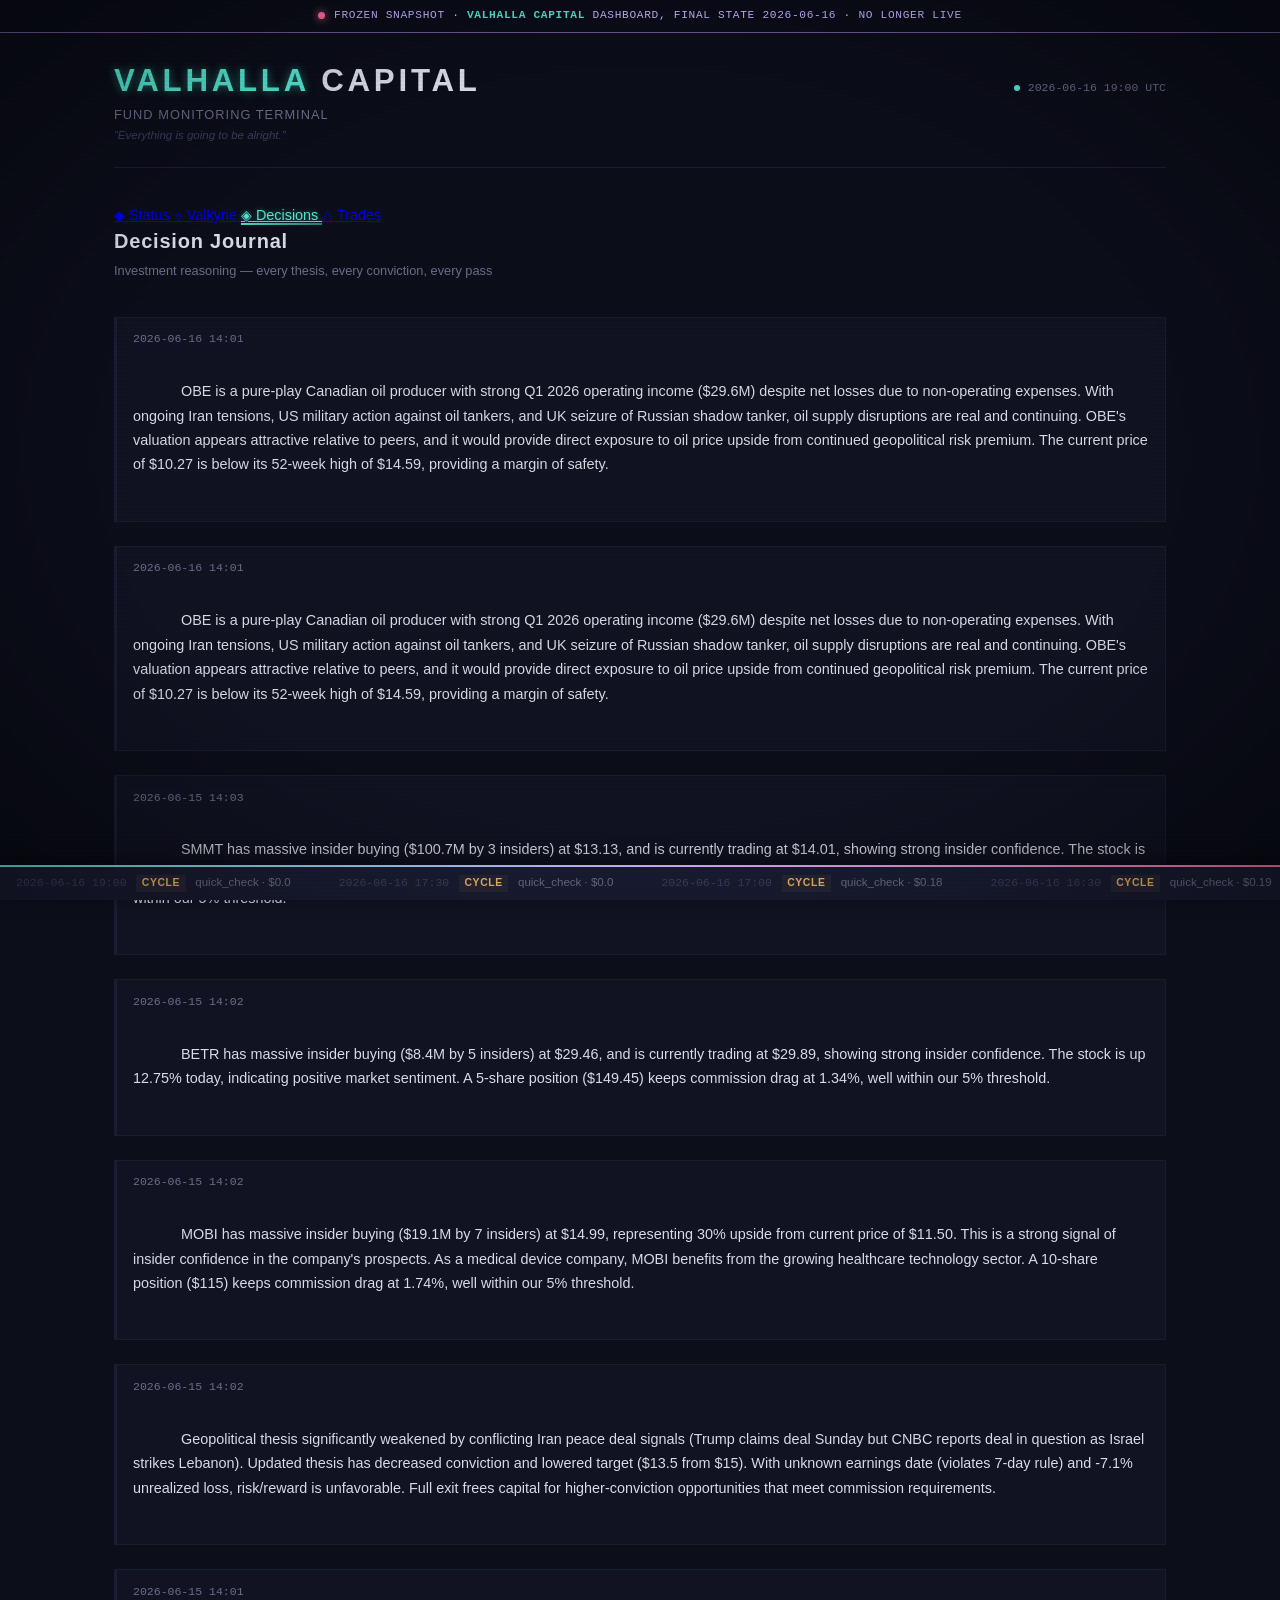
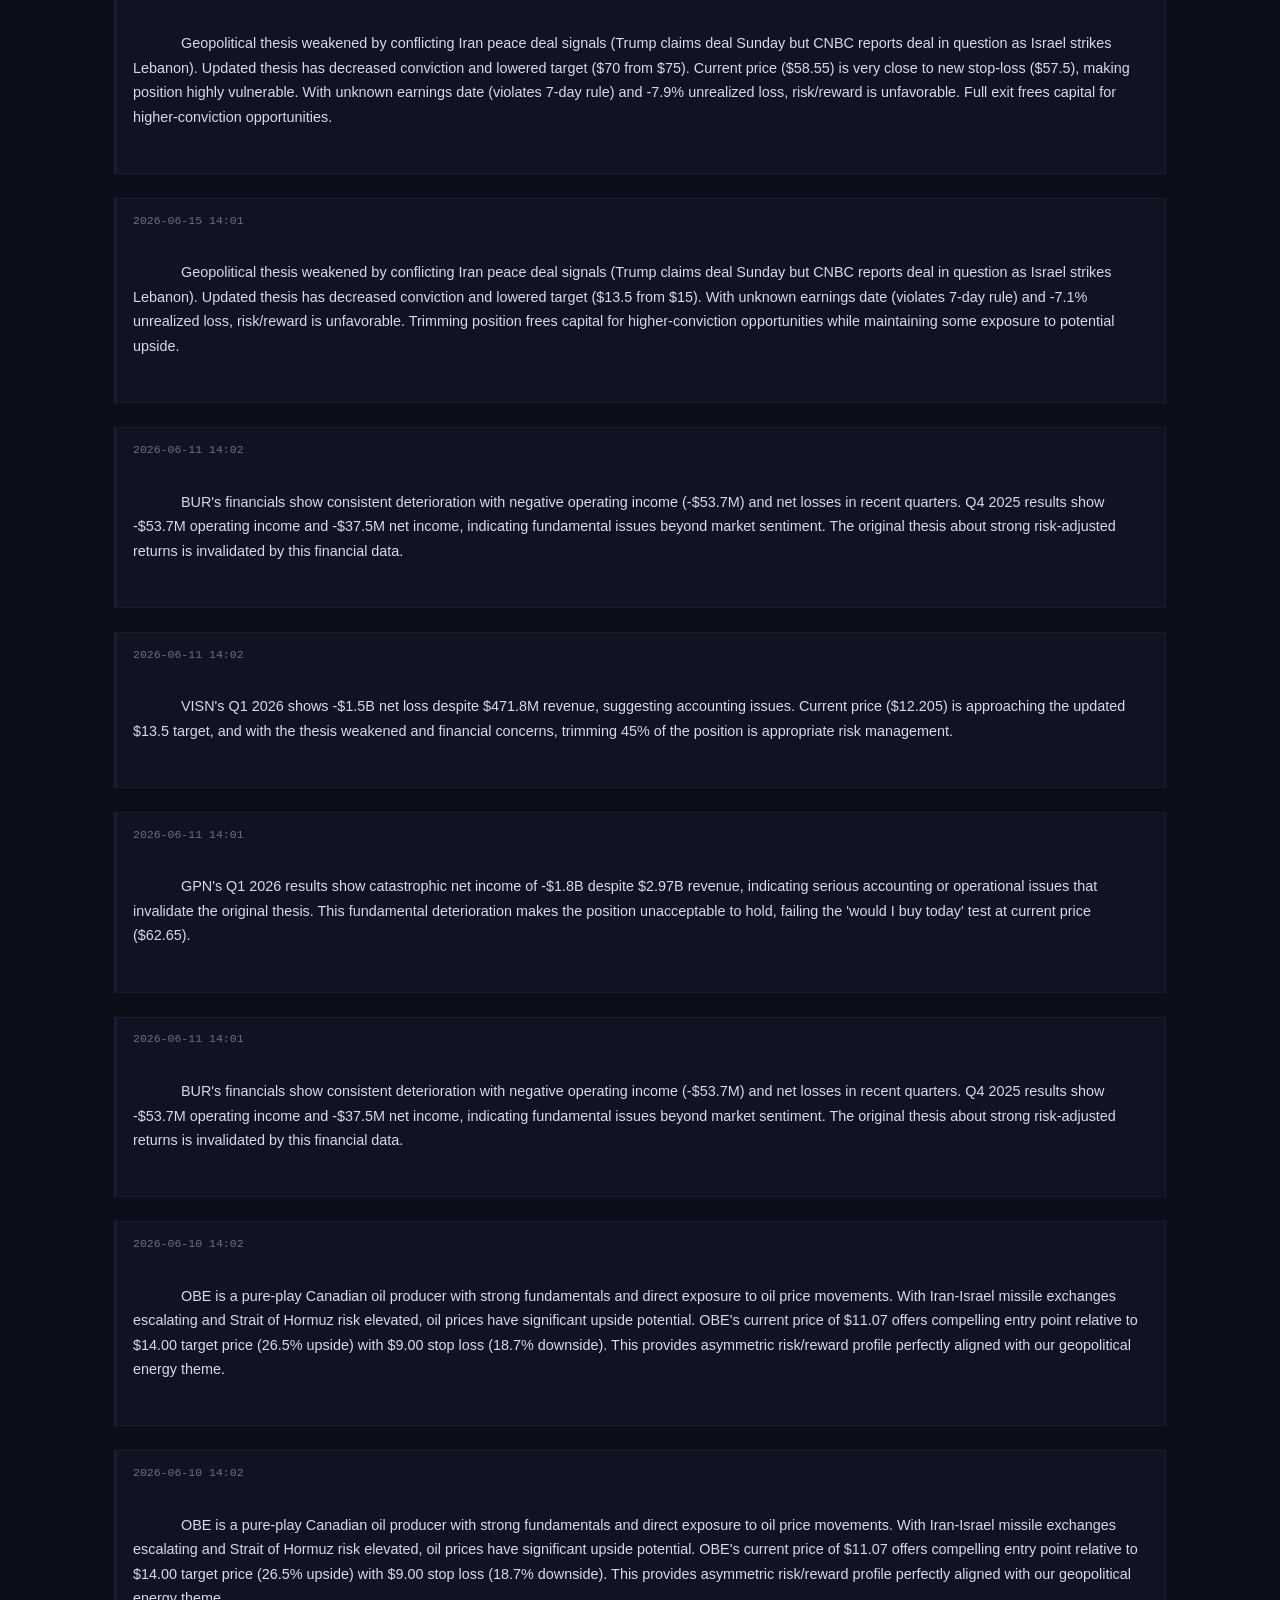
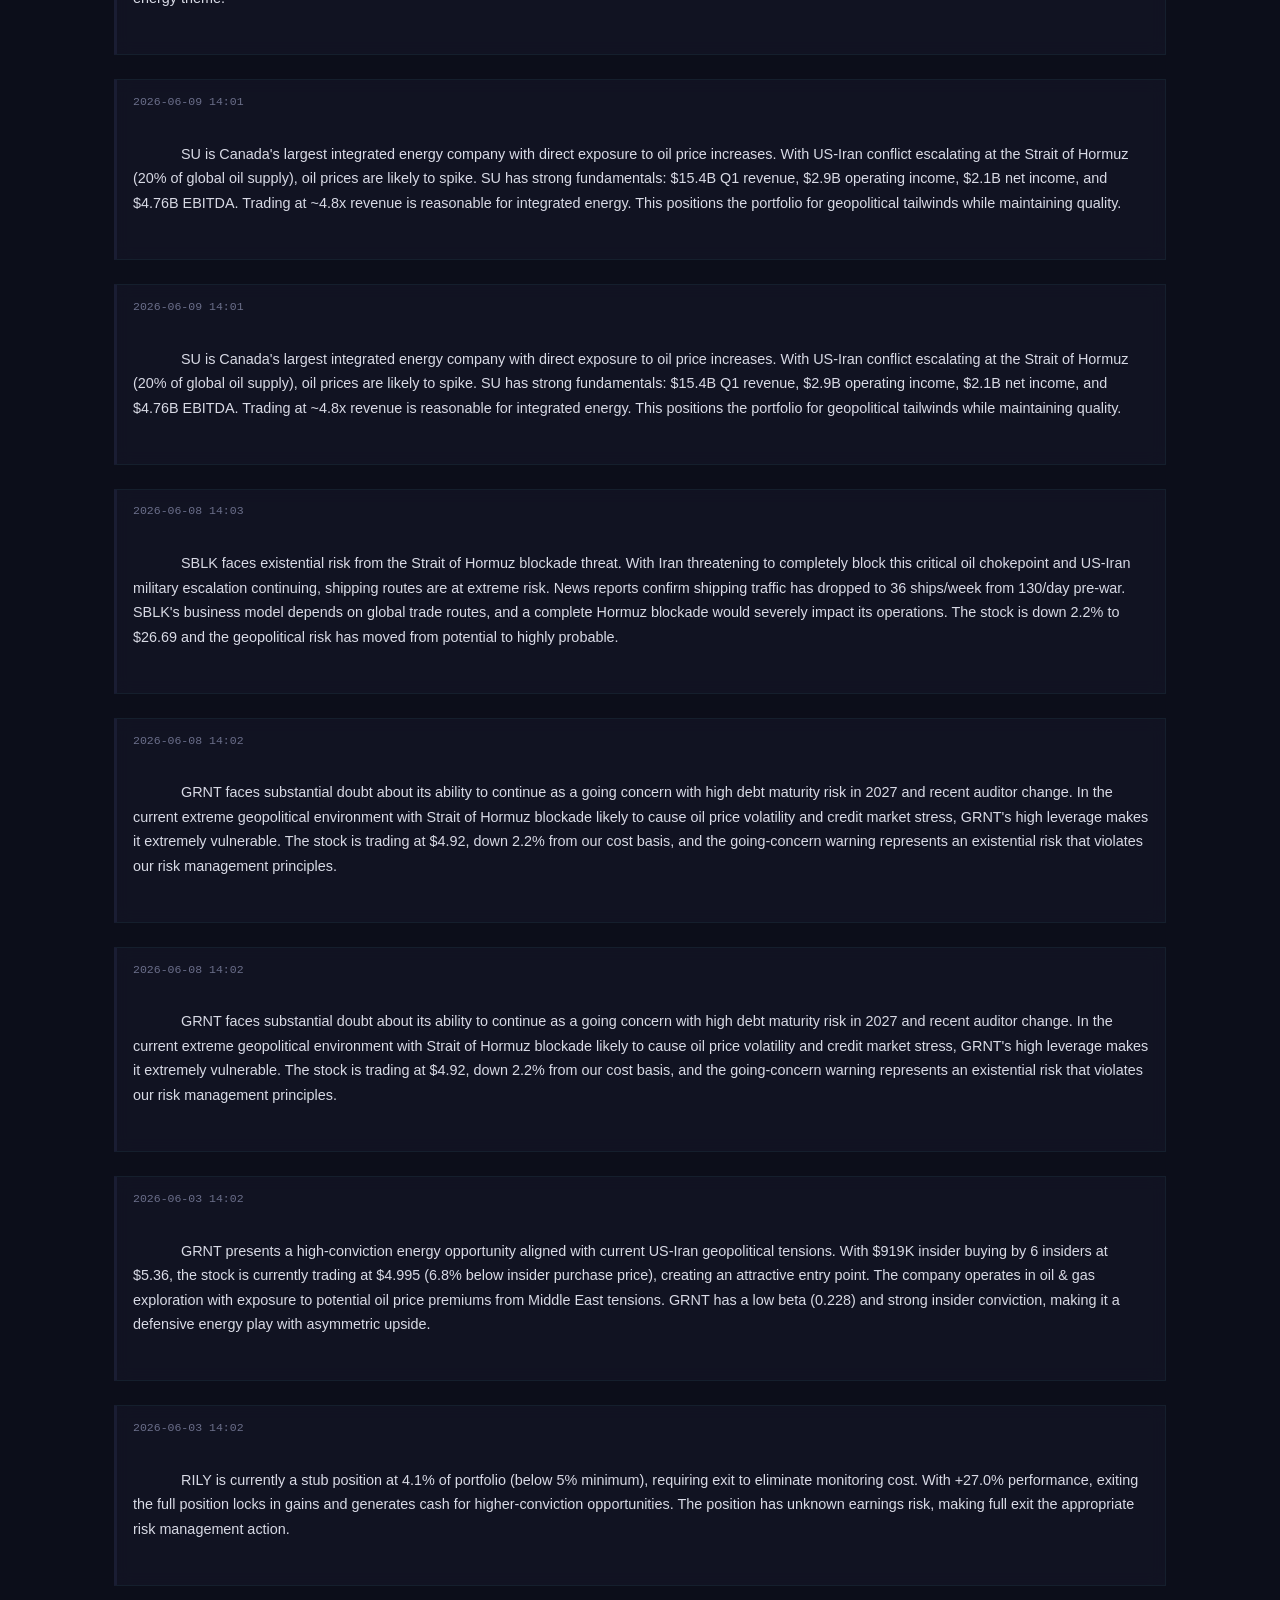
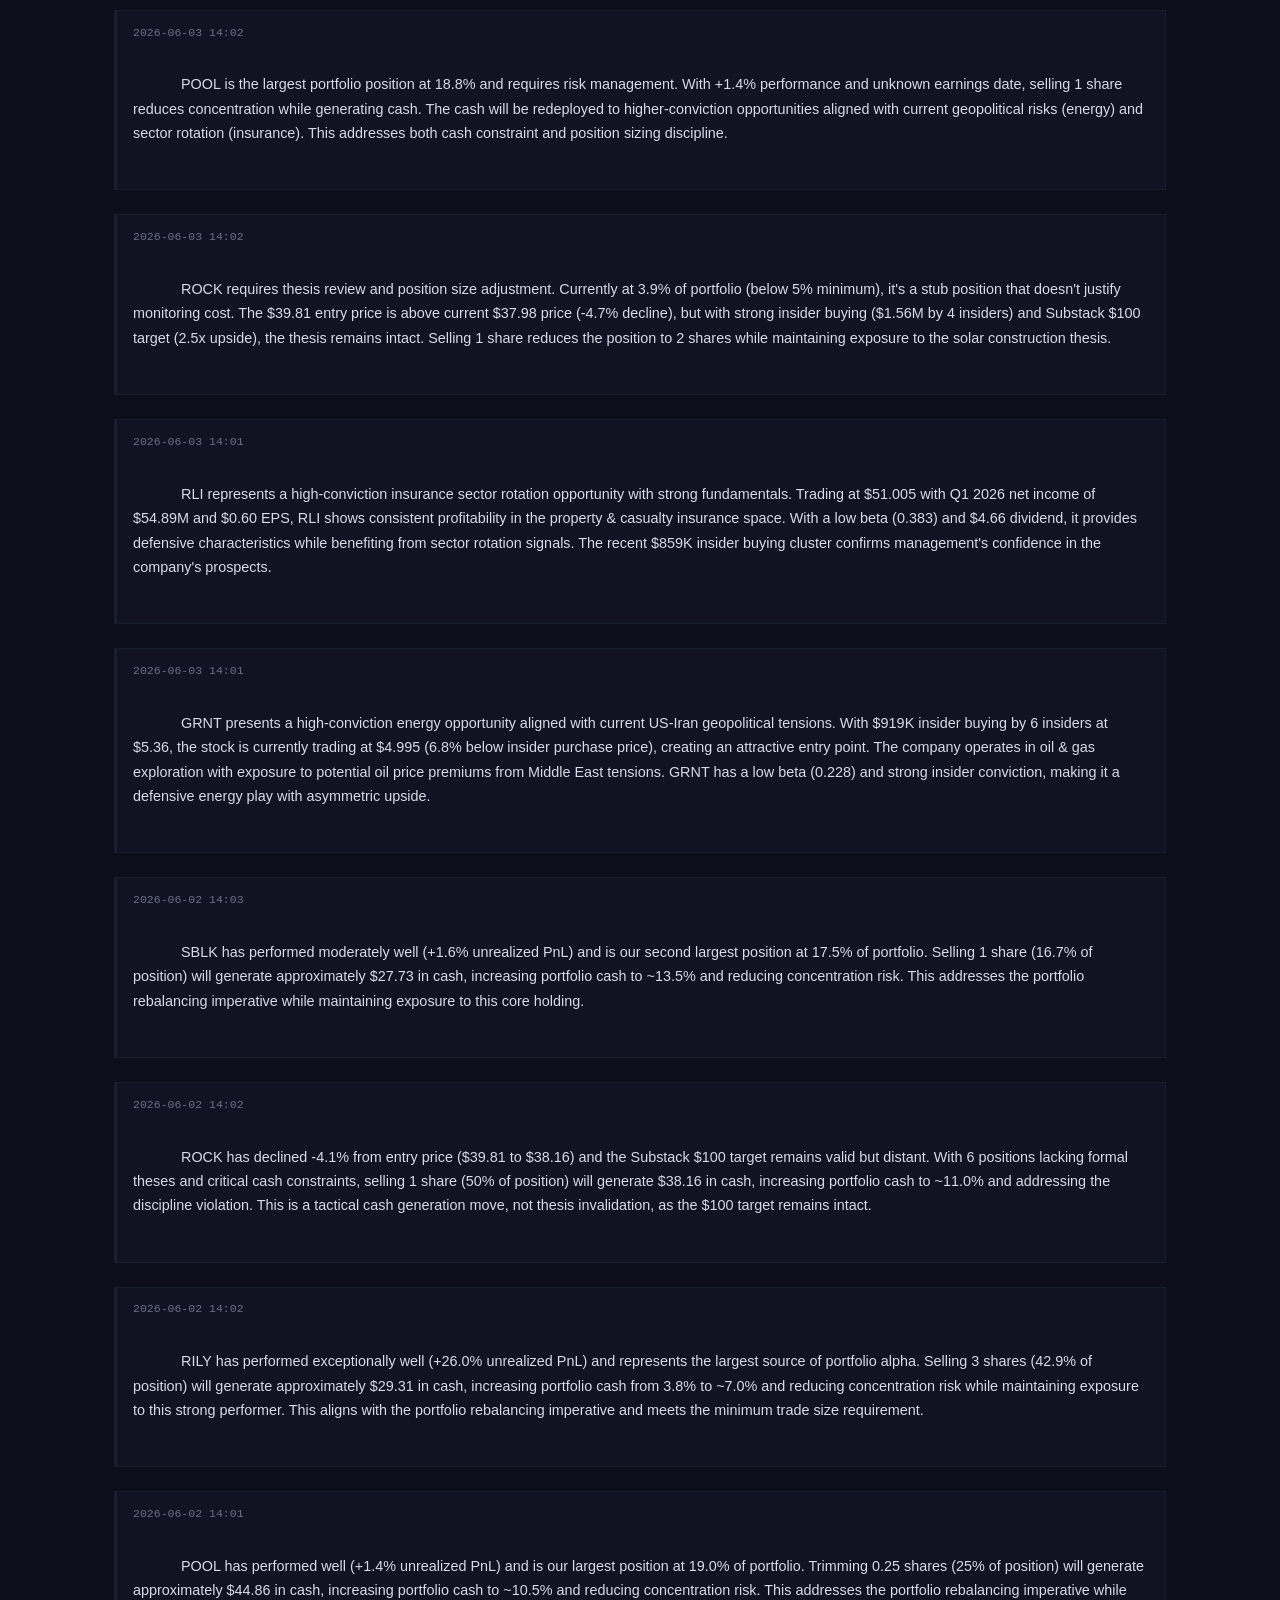
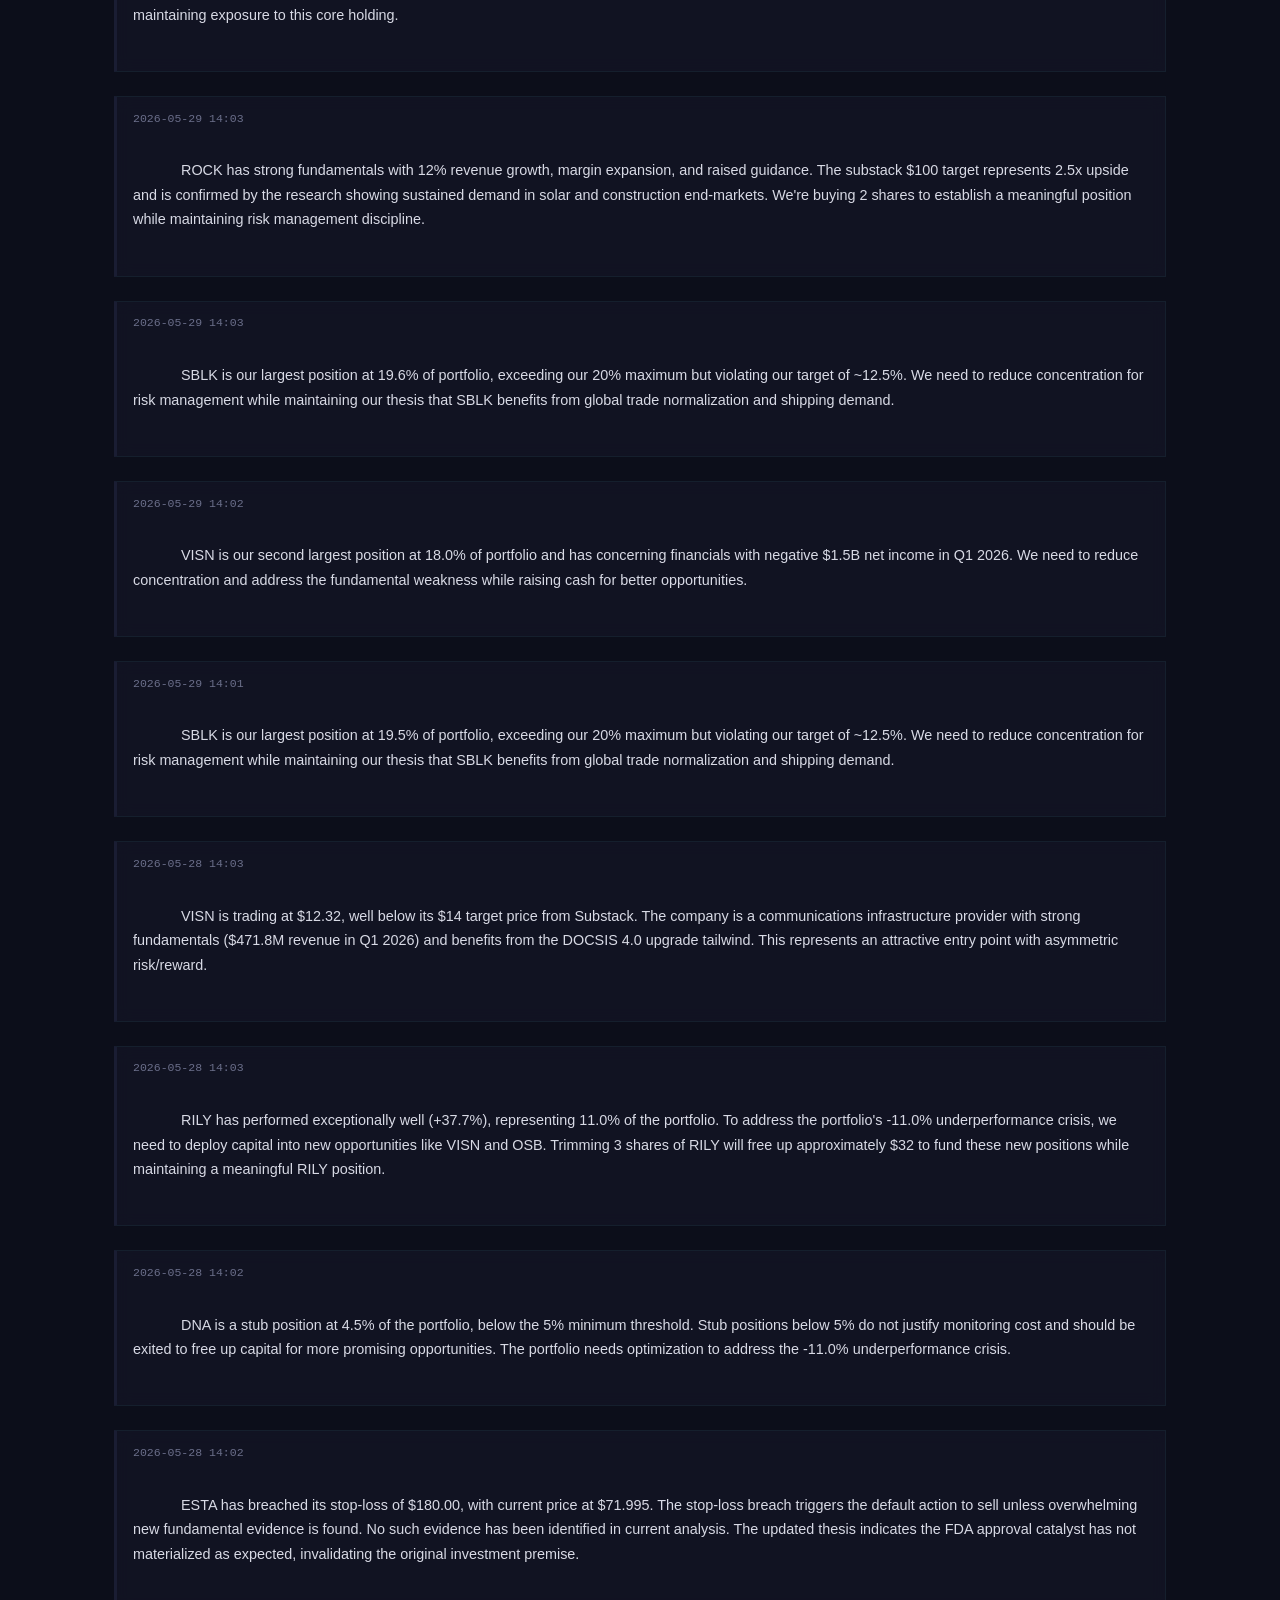
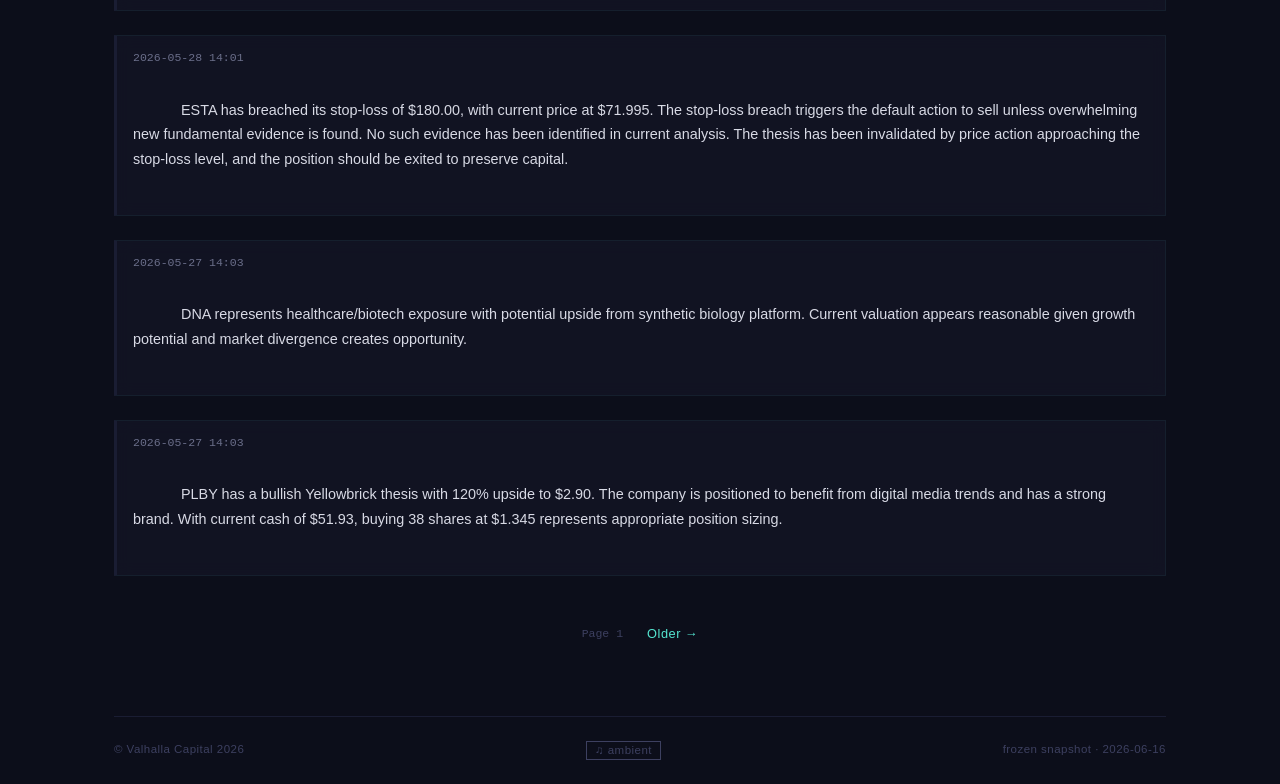
<file: live-snapshot/decisions.html>
<!DOCTYPE html>
<html lang="en">
<head>
    <meta charset="utf-8">
    <meta name="viewport" content="width=device-width, initial-scale=1">
    <title>Valhalla Capital — Decisions</title>
    <link rel="icon" href="static/favicon.svg" type="image/svg+xml">
    <link rel="stylesheet" href="static/style.css">
    <script src="static/vendor/htmx-2.0.4.min.js" defer></script>
    <script src="static/app.js" defer></script>
    <meta name="htmx-config" content='{"defaultSwapStyle":"innerHTML"}'>
</head>
<body>
    <div class="frozen-ribbon"><span class="frozen-ribbon__dot"></span><span>Frozen snapshot · <strong>Valhalla Capital</strong> dashboard, final state 2026-06-16 · no longer live</span></div>
    <div class="shell">

        <header class="header">
            <div>
                <h1 class="header__title"><span>Valhalla</span> Capital</h1>
                <p class="header__subtitle">fund monitoring terminal</p>
                <p class="header__quote">“Everything is going to be alright.”</p>
            </div>
            <div class="header__meta">
                
                <span class="pulse"></span>
                <span id="clock" class="mono"></span>
            </div>
        </header>

        <nav class="nav">
            <a href="index.html"
               class="nav__item ">
                <span class="nav__icon">◆</span>
                Status
            </a>
            <a href="valkyrie.html"
               class="nav__item ">
                <span class="nav__icon">⟡</span>
                Valkyrie
            </a>
            <a href="decisions.html"
               class="nav__item nav__item--active">
                <span class="nav__icon">◈</span>
                Decisions
            </a>
            <a href="trades.html"
               class="nav__item ">
                <span class="nav__icon">△</span>
                Trades
            </a>
        </nav>

        <main>

<div class="page-header">
    <h2 class="page-header__title">Decision Journal</h2>
    <p class="page-header__desc">Investment reasoning — every thesis, every conviction, every pass</p>
</div>



<div class="journal">
    <article class="journal-entry">
        <div class="journal-entry__header">
            <div class="journal-entry__meta">
                <span class="journal-entry__timestamp">2026-06-16 14:01</span>
            </div>
        </div>
        <div class="journal-entry__body">
            OBE is a pure-play Canadian oil producer with strong Q1 2026 operating income ($29.6M) despite net losses due to non-operating expenses. With ongoing Iran tensions, US military action against oil tankers, and UK seizure of Russian shadow tanker, oil supply disruptions are real and continuing. OBE&#39;s valuation appears attractive relative to peers, and it would provide direct exposure to oil price upside from continued geopolitical risk premium. The current price of $10.27 is below its 52-week high of $14.59, providing a margin of safety.
        </div>
    </article>
    <article class="journal-entry">
        <div class="journal-entry__header">
            <div class="journal-entry__meta">
                <span class="journal-entry__timestamp">2026-06-16 14:01</span>
            </div>
        </div>
        <div class="journal-entry__body">
            OBE is a pure-play Canadian oil producer with strong Q1 2026 operating income ($29.6M) despite net losses due to non-operating expenses. With ongoing Iran tensions, US military action against oil tankers, and UK seizure of Russian shadow tanker, oil supply disruptions are real and continuing. OBE&#39;s valuation appears attractive relative to peers, and it would provide direct exposure to oil price upside from continued geopolitical risk premium. The current price of $10.27 is below its 52-week high of $14.59, providing a margin of safety.
        </div>
    </article>
    <article class="journal-entry">
        <div class="journal-entry__header">
            <div class="journal-entry__meta">
                <span class="journal-entry__timestamp">2026-06-15 14:03</span>
            </div>
        </div>
        <div class="journal-entry__body">
            SMMT has massive insider buying ($100.7M by 3 insiders) at $13.13, and is currently trading at $14.01, showing strong insider confidence. The stock is up 0.000016% today, suggesting the market hasn&#39;t yet priced in this insider confidence. A 10-share position ($140.10) keeps commission drag at 1.43%, well within our 5% threshold.
        </div>
    </article>
    <article class="journal-entry">
        <div class="journal-entry__header">
            <div class="journal-entry__meta">
                <span class="journal-entry__timestamp">2026-06-15 14:02</span>
            </div>
        </div>
        <div class="journal-entry__body">
            BETR has massive insider buying ($8.4M by 5 insiders) at $29.46, and is currently trading at $29.89, showing strong insider confidence. The stock is up 12.75% today, indicating positive market sentiment. A 5-share position ($149.45) keeps commission drag at 1.34%, well within our 5% threshold.
        </div>
    </article>
    <article class="journal-entry">
        <div class="journal-entry__header">
            <div class="journal-entry__meta">
                <span class="journal-entry__timestamp">2026-06-15 14:02</span>
            </div>
        </div>
        <div class="journal-entry__body">
            MOBI has massive insider buying ($19.1M by 7 insiders) at $14.99, representing 30% upside from current price of $11.50. This is a strong signal of insider confidence in the company&#39;s prospects. As a medical device company, MOBI benefits from the growing healthcare technology sector. A 10-share position ($115) keeps commission drag at 1.74%, well within our 5% threshold.
        </div>
    </article>
    <article class="journal-entry">
        <div class="journal-entry__header">
            <div class="journal-entry__meta">
                <span class="journal-entry__timestamp">2026-06-15 14:02</span>
            </div>
        </div>
        <div class="journal-entry__body">
            Geopolitical thesis significantly weakened by conflicting Iran peace deal signals (Trump claims deal Sunday but CNBC reports deal in question as Israel strikes Lebanon). Updated thesis has decreased conviction and lowered target ($13.5 from $15). With unknown earnings date (violates 7-day rule) and -7.1% unrealized loss, risk/reward is unfavorable. Full exit frees capital for higher-conviction opportunities that meet commission requirements.
        </div>
    </article>
    <article class="journal-entry">
        <div class="journal-entry__header">
            <div class="journal-entry__meta">
                <span class="journal-entry__timestamp">2026-06-15 14:01</span>
            </div>
        </div>
        <div class="journal-entry__body">
            Geopolitical thesis weakened by conflicting Iran peace deal signals (Trump claims deal Sunday but CNBC reports deal in question as Israel strikes Lebanon). Updated thesis has decreased conviction and lowered target ($70 from $75). Current price ($58.55) is very close to new stop-loss ($57.5), making position highly vulnerable. With unknown earnings date (violates 7-day rule) and -7.9% unrealized loss, risk/reward is unfavorable. Full exit frees capital for higher-conviction opportunities.
        </div>
    </article>
    <article class="journal-entry">
        <div class="journal-entry__header">
            <div class="journal-entry__meta">
                <span class="journal-entry__timestamp">2026-06-15 14:01</span>
            </div>
        </div>
        <div class="journal-entry__body">
            Geopolitical thesis weakened by conflicting Iran peace deal signals (Trump claims deal Sunday but CNBC reports deal in question as Israel strikes Lebanon). Updated thesis has decreased conviction and lowered target ($13.5 from $15). With unknown earnings date (violates 7-day rule) and -7.1% unrealized loss, risk/reward is unfavorable. Trimming position frees capital for higher-conviction opportunities while maintaining some exposure to potential upside.
        </div>
    </article>
    <article class="journal-entry">
        <div class="journal-entry__header">
            <div class="journal-entry__meta">
                <span class="journal-entry__timestamp">2026-06-11 14:02</span>
            </div>
        </div>
        <div class="journal-entry__body">
            BUR&#39;s financials show consistent deterioration with negative operating income (-$53.7M) and net losses in recent quarters. Q4 2025 results show -$53.7M operating income and -$37.5M net income, indicating fundamental issues beyond market sentiment. The original thesis about strong risk-adjusted returns is invalidated by this financial data.
        </div>
    </article>
    <article class="journal-entry">
        <div class="journal-entry__header">
            <div class="journal-entry__meta">
                <span class="journal-entry__timestamp">2026-06-11 14:02</span>
            </div>
        </div>
        <div class="journal-entry__body">
            VISN&#39;s Q1 2026 shows -$1.5B net loss despite $471.8M revenue, suggesting accounting issues. Current price ($12.205) is approaching the updated $13.5 target, and with the thesis weakened and financial concerns, trimming 45% of the position is appropriate risk management.
        </div>
    </article>
    <article class="journal-entry">
        <div class="journal-entry__header">
            <div class="journal-entry__meta">
                <span class="journal-entry__timestamp">2026-06-11 14:01</span>
            </div>
        </div>
        <div class="journal-entry__body">
            GPN&#39;s Q1 2026 results show catastrophic net income of -$1.8B despite $2.97B revenue, indicating serious accounting or operational issues that invalidate the original thesis. This fundamental deterioration makes the position unacceptable to hold, failing the &#39;would I buy today&#39; test at current price ($62.65).
        </div>
    </article>
    <article class="journal-entry">
        <div class="journal-entry__header">
            <div class="journal-entry__meta">
                <span class="journal-entry__timestamp">2026-06-11 14:01</span>
            </div>
        </div>
        <div class="journal-entry__body">
            BUR&#39;s financials show consistent deterioration with negative operating income (-$53.7M) and net losses in recent quarters. Q4 2025 results show -$53.7M operating income and -$37.5M net income, indicating fundamental issues beyond market sentiment. The original thesis about strong risk-adjusted returns is invalidated by this financial data.
        </div>
    </article>
    <article class="journal-entry">
        <div class="journal-entry__header">
            <div class="journal-entry__meta">
                <span class="journal-entry__timestamp">2026-06-10 14:02</span>
            </div>
        </div>
        <div class="journal-entry__body">
            OBE is a pure-play Canadian oil producer with strong fundamentals and direct exposure to oil price movements. With Iran-Israel missile exchanges escalating and Strait of Hormuz risk elevated, oil prices have significant upside potential. OBE&#39;s current price of $11.07 offers compelling entry point relative to $14.00 target price (26.5% upside) with $9.00 stop loss (18.7% downside). This provides asymmetric risk/reward profile perfectly aligned with our geopolitical energy theme.
        </div>
    </article>
    <article class="journal-entry">
        <div class="journal-entry__header">
            <div class="journal-entry__meta">
                <span class="journal-entry__timestamp">2026-06-10 14:02</span>
            </div>
        </div>
        <div class="journal-entry__body">
            OBE is a pure-play Canadian oil producer with strong fundamentals and direct exposure to oil price movements. With Iran-Israel missile exchanges escalating and Strait of Hormuz risk elevated, oil prices have significant upside potential. OBE&#39;s current price of $11.07 offers compelling entry point relative to $14.00 target price (26.5% upside) with $9.00 stop loss (18.7% downside). This provides asymmetric risk/reward profile perfectly aligned with our geopolitical energy theme.
        </div>
    </article>
    <article class="journal-entry">
        <div class="journal-entry__header">
            <div class="journal-entry__meta">
                <span class="journal-entry__timestamp">2026-06-09 14:01</span>
            </div>
        </div>
        <div class="journal-entry__body">
            SU is Canada&#39;s largest integrated energy company with direct exposure to oil price increases. With US-Iran conflict escalating at the Strait of Hormuz (20% of global oil supply), oil prices are likely to spike. SU has strong fundamentals: $15.4B Q1 revenue, $2.9B operating income, $2.1B net income, and $4.76B EBITDA. Trading at ~4.8x revenue is reasonable for integrated energy. This positions the portfolio for geopolitical tailwinds while maintaining quality.
        </div>
    </article>
    <article class="journal-entry">
        <div class="journal-entry__header">
            <div class="journal-entry__meta">
                <span class="journal-entry__timestamp">2026-06-09 14:01</span>
            </div>
        </div>
        <div class="journal-entry__body">
            SU is Canada&#39;s largest integrated energy company with direct exposure to oil price increases. With US-Iran conflict escalating at the Strait of Hormuz (20% of global oil supply), oil prices are likely to spike. SU has strong fundamentals: $15.4B Q1 revenue, $2.9B operating income, $2.1B net income, and $4.76B EBITDA. Trading at ~4.8x revenue is reasonable for integrated energy. This positions the portfolio for geopolitical tailwinds while maintaining quality.
        </div>
    </article>
    <article class="journal-entry">
        <div class="journal-entry__header">
            <div class="journal-entry__meta">
                <span class="journal-entry__timestamp">2026-06-08 14:03</span>
            </div>
        </div>
        <div class="journal-entry__body">
            SBLK faces existential risk from the Strait of Hormuz blockade threat. With Iran threatening to completely block this critical oil chokepoint and US-Iran military escalation continuing, shipping routes are at extreme risk. News reports confirm shipping traffic has dropped to 36 ships/week from 130/day pre-war. SBLK&#39;s business model depends on global trade routes, and a complete Hormuz blockade would severely impact its operations. The stock is down 2.2% to $26.69 and the geopolitical risk has moved from potential to highly probable.
        </div>
    </article>
    <article class="journal-entry">
        <div class="journal-entry__header">
            <div class="journal-entry__meta">
                <span class="journal-entry__timestamp">2026-06-08 14:02</span>
            </div>
        </div>
        <div class="journal-entry__body">
            GRNT faces substantial doubt about its ability to continue as a going concern with high debt maturity risk in 2027 and recent auditor change. In the current extreme geopolitical environment with Strait of Hormuz blockade likely to cause oil price volatility and credit market stress, GRNT&#39;s high leverage makes it extremely vulnerable. The stock is trading at $4.92, down 2.2% from our cost basis, and the going-concern warning represents an existential risk that violates our risk management principles.
        </div>
    </article>
    <article class="journal-entry">
        <div class="journal-entry__header">
            <div class="journal-entry__meta">
                <span class="journal-entry__timestamp">2026-06-08 14:02</span>
            </div>
        </div>
        <div class="journal-entry__body">
            GRNT faces substantial doubt about its ability to continue as a going concern with high debt maturity risk in 2027 and recent auditor change. In the current extreme geopolitical environment with Strait of Hormuz blockade likely to cause oil price volatility and credit market stress, GRNT&#39;s high leverage makes it extremely vulnerable. The stock is trading at $4.92, down 2.2% from our cost basis, and the going-concern warning represents an existential risk that violates our risk management principles.
        </div>
    </article>
    <article class="journal-entry">
        <div class="journal-entry__header">
            <div class="journal-entry__meta">
                <span class="journal-entry__timestamp">2026-06-03 14:02</span>
            </div>
        </div>
        <div class="journal-entry__body">
            GRNT presents a high-conviction energy opportunity aligned with current US-Iran geopolitical tensions. With $919K insider buying by 6 insiders at $5.36, the stock is currently trading at $4.995 (6.8% below insider purchase price), creating an attractive entry point. The company operates in oil &amp; gas exploration with exposure to potential oil price premiums from Middle East tensions. GRNT has a low beta (0.228) and strong insider conviction, making it a defensive energy play with asymmetric upside.
        </div>
    </article>
    <article class="journal-entry">
        <div class="journal-entry__header">
            <div class="journal-entry__meta">
                <span class="journal-entry__timestamp">2026-06-03 14:02</span>
            </div>
        </div>
        <div class="journal-entry__body">
            RILY is currently a stub position at 4.1% of portfolio (below 5% minimum), requiring exit to eliminate monitoring cost. With +27.0% performance, exiting the full position locks in gains and generates cash for higher-conviction opportunities. The position has unknown earnings risk, making full exit the appropriate risk management action.
        </div>
    </article>
    <article class="journal-entry">
        <div class="journal-entry__header">
            <div class="journal-entry__meta">
                <span class="journal-entry__timestamp">2026-06-03 14:02</span>
            </div>
        </div>
        <div class="journal-entry__body">
            POOL is the largest portfolio position at 18.8% and requires risk management. With +1.4% performance and unknown earnings date, selling 1 share reduces concentration while generating cash. The cash will be redeployed to higher-conviction opportunities aligned with current geopolitical risks (energy) and sector rotation (insurance). This addresses both cash constraint and position sizing discipline.
        </div>
    </article>
    <article class="journal-entry">
        <div class="journal-entry__header">
            <div class="journal-entry__meta">
                <span class="journal-entry__timestamp">2026-06-03 14:02</span>
            </div>
        </div>
        <div class="journal-entry__body">
            ROCK requires thesis review and position size adjustment. Currently at 3.9% of portfolio (below 5% minimum), it&#39;s a stub position that doesn&#39;t justify monitoring cost. The $39.81 entry price is above current $37.98 price (-4.7% decline), but with strong insider buying ($1.56M by 4 insiders) and Substack $100 target (2.5x upside), the thesis remains intact. Selling 1 share reduces the position to 2 shares while maintaining exposure to the solar construction thesis.
        </div>
    </article>
    <article class="journal-entry">
        <div class="journal-entry__header">
            <div class="journal-entry__meta">
                <span class="journal-entry__timestamp">2026-06-03 14:01</span>
            </div>
        </div>
        <div class="journal-entry__body">
            RLI represents a high-conviction insurance sector rotation opportunity with strong fundamentals. Trading at $51.005 with Q1 2026 net income of $54.89M and $0.60 EPS, RLI shows consistent profitability in the property &amp; casualty insurance space. With a low beta (0.383) and $4.66 dividend, it provides defensive characteristics while benefiting from sector rotation signals. The recent $859K insider buying cluster confirms management&#39;s confidence in the company&#39;s prospects.
        </div>
    </article>
    <article class="journal-entry">
        <div class="journal-entry__header">
            <div class="journal-entry__meta">
                <span class="journal-entry__timestamp">2026-06-03 14:01</span>
            </div>
        </div>
        <div class="journal-entry__body">
            GRNT presents a high-conviction energy opportunity aligned with current US-Iran geopolitical tensions. With $919K insider buying by 6 insiders at $5.36, the stock is currently trading at $4.995 (6.8% below insider purchase price), creating an attractive entry point. The company operates in oil &amp; gas exploration with exposure to potential oil price premiums from Middle East tensions. GRNT has a low beta (0.228) and strong insider conviction, making it a defensive energy play with asymmetric upside.
        </div>
    </article>
    <article class="journal-entry">
        <div class="journal-entry__header">
            <div class="journal-entry__meta">
                <span class="journal-entry__timestamp">2026-06-02 14:03</span>
            </div>
        </div>
        <div class="journal-entry__body">
            SBLK has performed moderately well (+1.6% unrealized PnL) and is our second largest position at 17.5% of portfolio. Selling 1 share (16.7% of position) will generate approximately $27.73 in cash, increasing portfolio cash to ~13.5% and reducing concentration risk. This addresses the portfolio rebalancing imperative while maintaining exposure to this core holding.
        </div>
    </article>
    <article class="journal-entry">
        <div class="journal-entry__header">
            <div class="journal-entry__meta">
                <span class="journal-entry__timestamp">2026-06-02 14:02</span>
            </div>
        </div>
        <div class="journal-entry__body">
            ROCK has declined -4.1% from entry price ($39.81 to $38.16) and the Substack $100 target remains valid but distant. With 6 positions lacking formal theses and critical cash constraints, selling 1 share (50% of position) will generate $38.16 in cash, increasing portfolio cash to ~11.0% and addressing the discipline violation. This is a tactical cash generation move, not thesis invalidation, as the $100 target remains intact.
        </div>
    </article>
    <article class="journal-entry">
        <div class="journal-entry__header">
            <div class="journal-entry__meta">
                <span class="journal-entry__timestamp">2026-06-02 14:02</span>
            </div>
        </div>
        <div class="journal-entry__body">
            RILY has performed exceptionally well (+26.0% unrealized PnL) and represents the largest source of portfolio alpha. Selling 3 shares (42.9% of position) will generate approximately $29.31 in cash, increasing portfolio cash from 3.8% to ~7.0% and reducing concentration risk while maintaining exposure to this strong performer. This aligns with the portfolio rebalancing imperative and meets the minimum trade size requirement.
        </div>
    </article>
    <article class="journal-entry">
        <div class="journal-entry__header">
            <div class="journal-entry__meta">
                <span class="journal-entry__timestamp">2026-06-02 14:01</span>
            </div>
        </div>
        <div class="journal-entry__body">
            POOL has performed well (+1.4% unrealized PnL) and is our largest position at 19.0% of portfolio. Trimming 0.25 shares (25% of position) will generate approximately $44.86 in cash, increasing portfolio cash to ~10.5% and reducing concentration risk. This addresses the portfolio rebalancing imperative while maintaining exposure to this core holding.
        </div>
    </article>
    <article class="journal-entry">
        <div class="journal-entry__header">
            <div class="journal-entry__meta">
                <span class="journal-entry__timestamp">2026-05-29 14:03</span>
            </div>
        </div>
        <div class="journal-entry__body">
            ROCK has strong fundamentals with 12% revenue growth, margin expansion, and raised guidance. The substack $100 target represents 2.5x upside and is confirmed by the research showing sustained demand in solar and construction end-markets. We&#39;re buying 2 shares to establish a meaningful position while maintaining risk management discipline.
        </div>
    </article>
    <article class="journal-entry">
        <div class="journal-entry__header">
            <div class="journal-entry__meta">
                <span class="journal-entry__timestamp">2026-05-29 14:03</span>
            </div>
        </div>
        <div class="journal-entry__body">
            SBLK is our largest position at 19.6% of portfolio, exceeding our 20% maximum but violating our target of ~12.5%. We need to reduce concentration for risk management while maintaining our thesis that SBLK benefits from global trade normalization and shipping demand.
        </div>
    </article>
    <article class="journal-entry">
        <div class="journal-entry__header">
            <div class="journal-entry__meta">
                <span class="journal-entry__timestamp">2026-05-29 14:02</span>
            </div>
        </div>
        <div class="journal-entry__body">
            VISN is our second largest position at 18.0% of portfolio and has concerning financials with negative $1.5B net income in Q1 2026. We need to reduce concentration and address the fundamental weakness while raising cash for better opportunities.
        </div>
    </article>
    <article class="journal-entry">
        <div class="journal-entry__header">
            <div class="journal-entry__meta">
                <span class="journal-entry__timestamp">2026-05-29 14:01</span>
            </div>
        </div>
        <div class="journal-entry__body">
            SBLK is our largest position at 19.5% of portfolio, exceeding our 20% maximum but violating our target of ~12.5%. We need to reduce concentration for risk management while maintaining our thesis that SBLK benefits from global trade normalization and shipping demand.
        </div>
    </article>
    <article class="journal-entry">
        <div class="journal-entry__header">
            <div class="journal-entry__meta">
                <span class="journal-entry__timestamp">2026-05-28 14:03</span>
            </div>
        </div>
        <div class="journal-entry__body">
            VISN is trading at $12.32, well below its $14 target price from Substack. The company is a communications infrastructure provider with strong fundamentals ($471.8M revenue in Q1 2026) and benefits from the DOCSIS 4.0 upgrade tailwind. This represents an attractive entry point with asymmetric risk/reward.
        </div>
    </article>
    <article class="journal-entry">
        <div class="journal-entry__header">
            <div class="journal-entry__meta">
                <span class="journal-entry__timestamp">2026-05-28 14:03</span>
            </div>
        </div>
        <div class="journal-entry__body">
            RILY has performed exceptionally well (+37.7%), representing 11.0% of the portfolio. To address the portfolio&#39;s -11.0% underperformance crisis, we need to deploy capital into new opportunities like VISN and OSB. Trimming 3 shares of RILY will free up approximately $32 to fund these new positions while maintaining a meaningful RILY position.
        </div>
    </article>
    <article class="journal-entry">
        <div class="journal-entry__header">
            <div class="journal-entry__meta">
                <span class="journal-entry__timestamp">2026-05-28 14:02</span>
            </div>
        </div>
        <div class="journal-entry__body">
            DNA is a stub position at 4.5% of the portfolio, below the 5% minimum threshold. Stub positions below 5% do not justify monitoring cost and should be exited to free up capital for more promising opportunities. The portfolio needs optimization to address the -11.0% underperformance crisis.
        </div>
    </article>
    <article class="journal-entry">
        <div class="journal-entry__header">
            <div class="journal-entry__meta">
                <span class="journal-entry__timestamp">2026-05-28 14:02</span>
            </div>
        </div>
        <div class="journal-entry__body">
            ESTA has breached its stop-loss of $180.00, with current price at $71.995. The stop-loss breach triggers the default action to sell unless overwhelming new fundamental evidence is found. No such evidence has been identified in current analysis. The updated thesis indicates the FDA approval catalyst has not materialized as expected, invalidating the original investment premise.
        </div>
    </article>
    <article class="journal-entry">
        <div class="journal-entry__header">
            <div class="journal-entry__meta">
                <span class="journal-entry__timestamp">2026-05-28 14:01</span>
            </div>
        </div>
        <div class="journal-entry__body">
            ESTA has breached its stop-loss of $180.00, with current price at $71.995. The stop-loss breach triggers the default action to sell unless overwhelming new fundamental evidence is found. No such evidence has been identified in current analysis. The thesis has been invalidated by price action approaching the stop-loss level, and the position should be exited to preserve capital.
        </div>
    </article>
    <article class="journal-entry">
        <div class="journal-entry__header">
            <div class="journal-entry__meta">
                <span class="journal-entry__timestamp">2026-05-27 14:03</span>
            </div>
        </div>
        <div class="journal-entry__body">
            DNA represents healthcare/biotech exposure with potential upside from synthetic biology platform. Current valuation appears reasonable given growth potential and market divergence creates opportunity.
        </div>
    </article>
    <article class="journal-entry">
        <div class="journal-entry__header">
            <div class="journal-entry__meta">
                <span class="journal-entry__timestamp">2026-05-27 14:03</span>
            </div>
        </div>
        <div class="journal-entry__body">
            PLBY has a bullish Yellowbrick thesis with 120% upside to $2.90. The company is positioned to benefit from digital media trends and has a strong brand. With current cash of $51.93, buying 38 shares at $1.345 represents appropriate position sizing.
        </div>
    </article>

    <div class="pagination">
        <span class="pagination__info">Page 1</span>
        <span class="pagination__link">Older →</span>
    </div>
</div>



        </main>

        <footer class="footer">
            <span>&copy; Valhalla Capital 2026</span>
            <button class="footer__sound-toggle" id="sound-toggle" title="Toggle ambient mode">
                <span id="sound-icon">&#9835;</span> ambient
            </button>
            <span>frozen snapshot · 2026-06-16</span>
        </footer>

        <div id="valkyrie-ticker"
             class="ticker">
            <div class="ticker-content">
        <div class="ticker-item">
            <span class="ticker-item__time">2026-06-16 19:00</span>
            <span class="ticker-item__tag ticker-item__tag--cycle">CYCLE</span>
            <span class="ticker-item__summary">quick_check · $0.0</span>
        </div>
        <div class="ticker-item">
            <span class="ticker-item__time">2026-06-16 17:30</span>
            <span class="ticker-item__tag ticker-item__tag--cycle">CYCLE</span>
            <span class="ticker-item__summary">quick_check · $0.0</span>
        </div>
        <div class="ticker-item">
            <span class="ticker-item__time">2026-06-16 17:00</span>
            <span class="ticker-item__tag ticker-item__tag--cycle">CYCLE</span>
            <span class="ticker-item__summary">quick_check · $0.18</span>
        </div>
        <div class="ticker-item">
            <span class="ticker-item__time">2026-06-16 16:30</span>
            <span class="ticker-item__tag ticker-item__tag--cycle">CYCLE</span>
            <span class="ticker-item__summary">quick_check · $0.19</span>
        </div>
        <div class="ticker-item">
            <span class="ticker-item__time">2026-06-16 16:00</span>
            <span class="ticker-item__tag ticker-item__tag--cycle">CYCLE</span>
            <span class="ticker-item__summary">quick_check · $0.13</span>
        </div>
        <div class="ticker-item">
            <span class="ticker-item__time">2026-06-16 14:01</span>
            <span class="ticker-item__tag ticker-item__tag--trade">TRADE</span>
            <span class="ticker-item__summary">OBE BUY x3 @ $10.3</span>
        </div>
        <div class="ticker-item">
            <span class="ticker-item__time">2026-06-16 14:01</span>
            <span class="ticker-item__tag ticker-item__tag--decision">DECISION</span>
            <span class="ticker-item__summary">OBE trade_proposal [0.75/10]</span>
        </div>
        <div class="ticker-item">
            <span class="ticker-item__time">2026-06-16 14:01</span>
            <span class="ticker-item__tag ticker-item__tag--trade">TRADE</span>
            <span class="ticker-item__summary">OBE BUY x17</span>
        </div>
        <div class="ticker-item">
            <span class="ticker-item__time">2026-06-16 14:01</span>
            <span class="ticker-item__tag ticker-item__tag--decision">DECISION</span>
            <span class="ticker-item__summary">OBE trade_proposal [0.75/10]</span>
        </div>
        <div class="ticker-item">
            <span class="ticker-item__time">2026-06-15 14:03</span>
            <span class="ticker-item__tag ticker-item__tag--trade">TRADE</span>
            <span class="ticker-item__summary">SMMT BUY x10 @ $14.01</span>
        </div>
        <div class="ticker-item">
            <span class="ticker-item__time">2026-06-15 14:03</span>
            <span class="ticker-item__tag ticker-item__tag--decision">DECISION</span>
            <span class="ticker-item__summary">SMMT trade_proposal [0.9/10]</span>
        </div>
        <div class="ticker-item">
            <span class="ticker-item__time">2026-06-15 14:02</span>
            <span class="ticker-item__tag ticker-item__tag--trade">TRADE</span>
            <span class="ticker-item__summary">BETR BUY x5</span>
        </div>
</div>
        </div>

    </div>
</body>
</html>
</file>
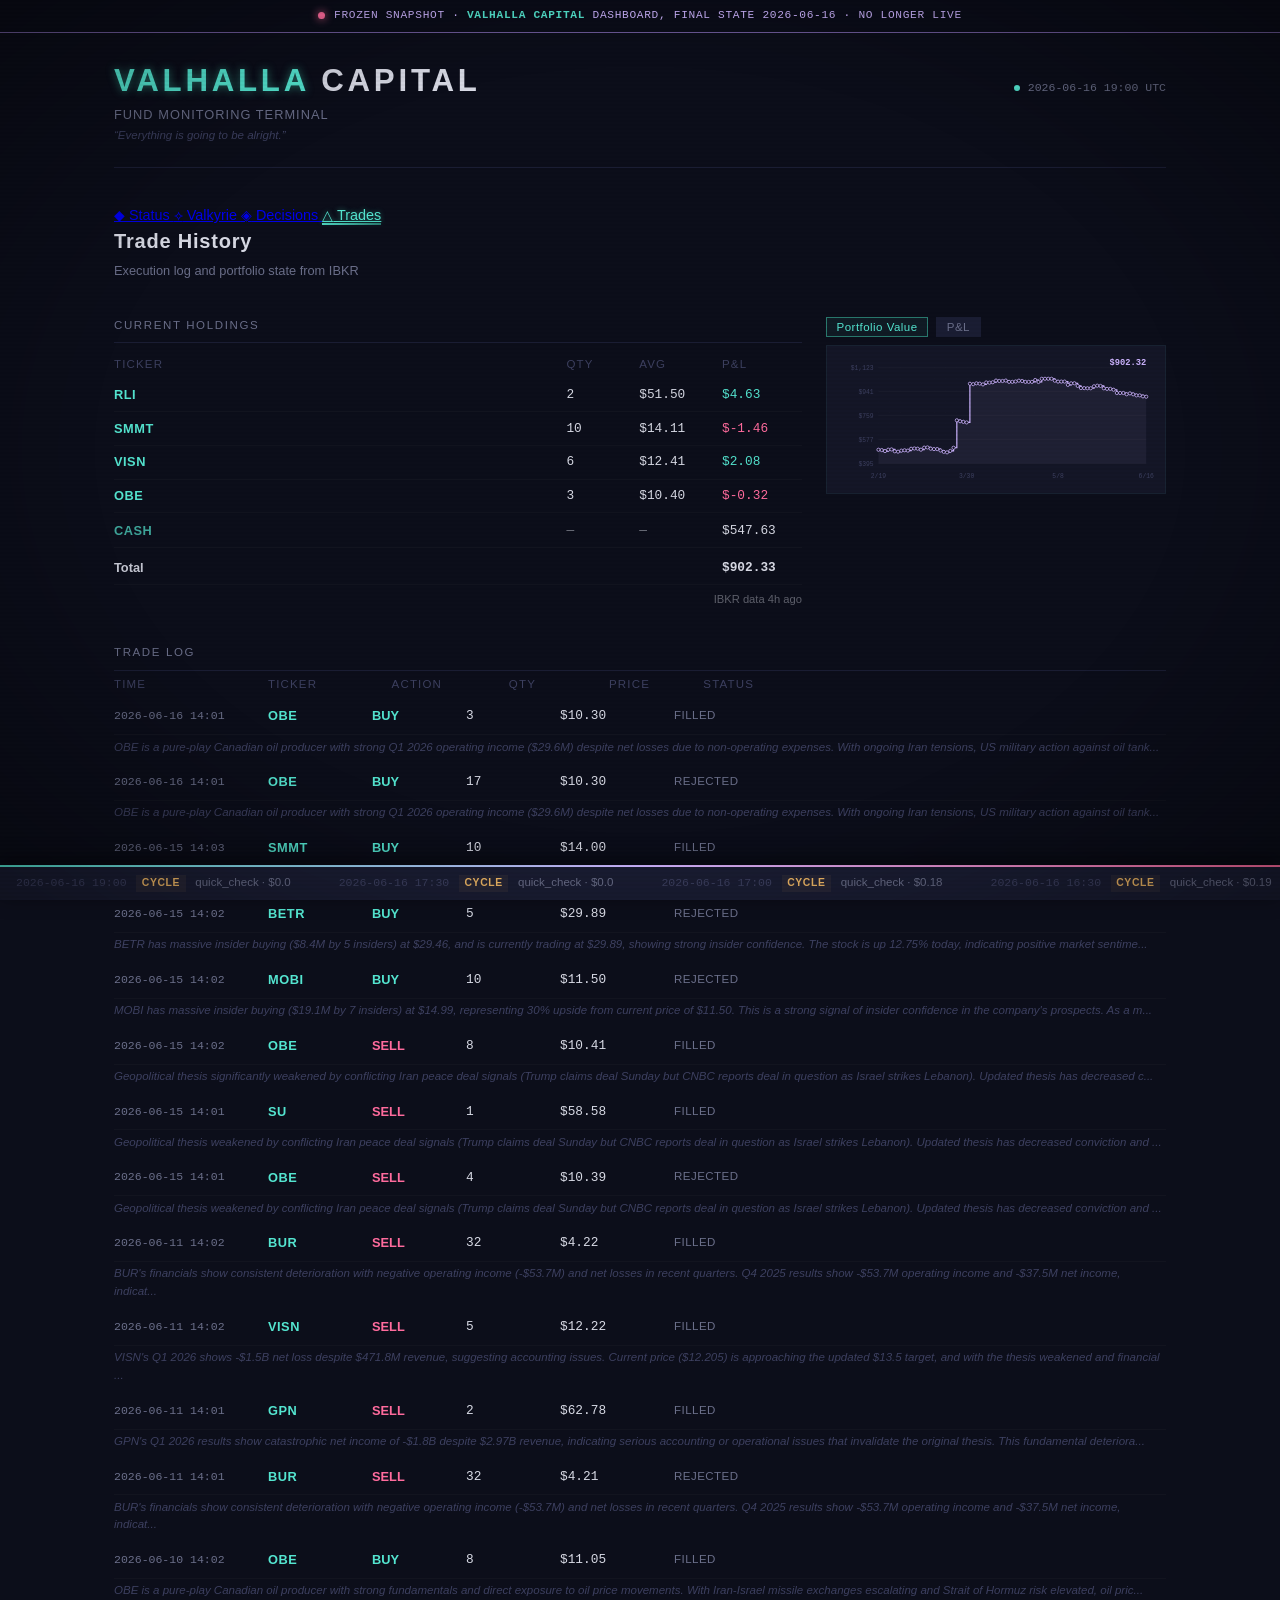
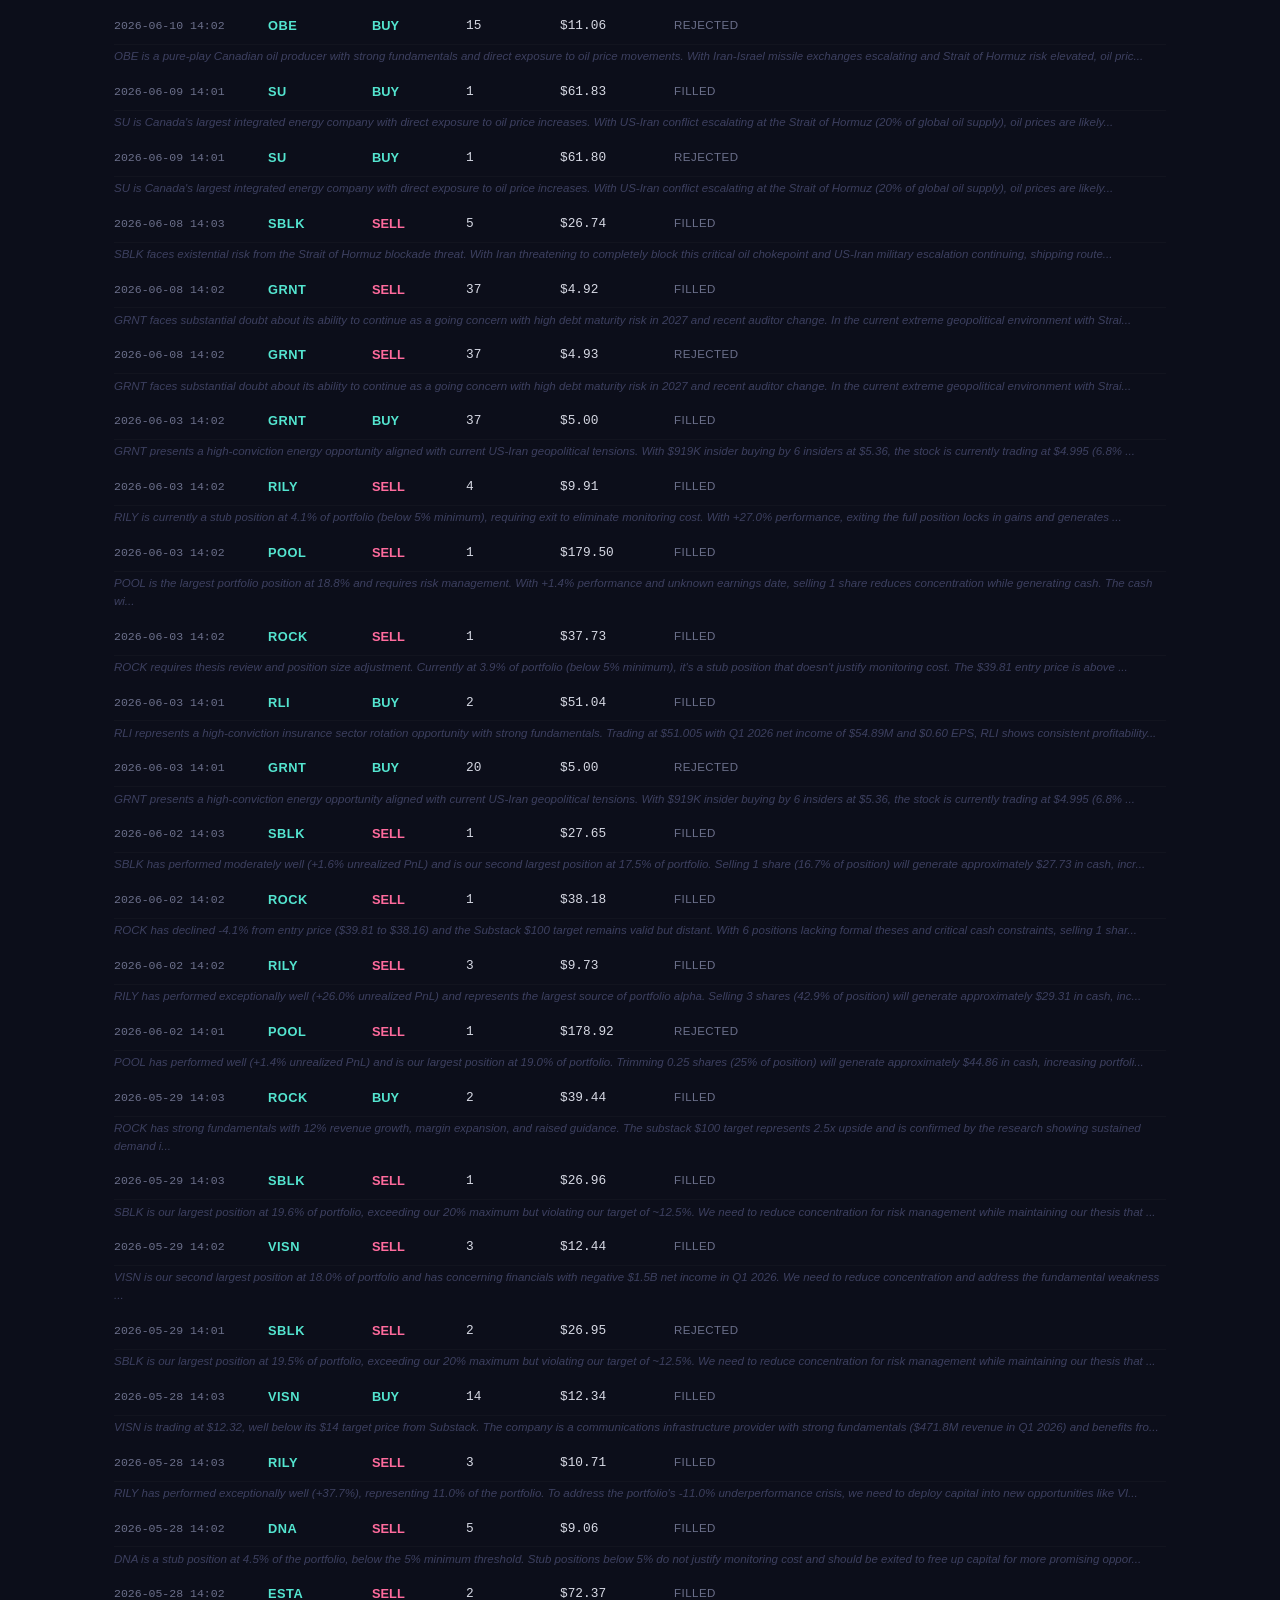
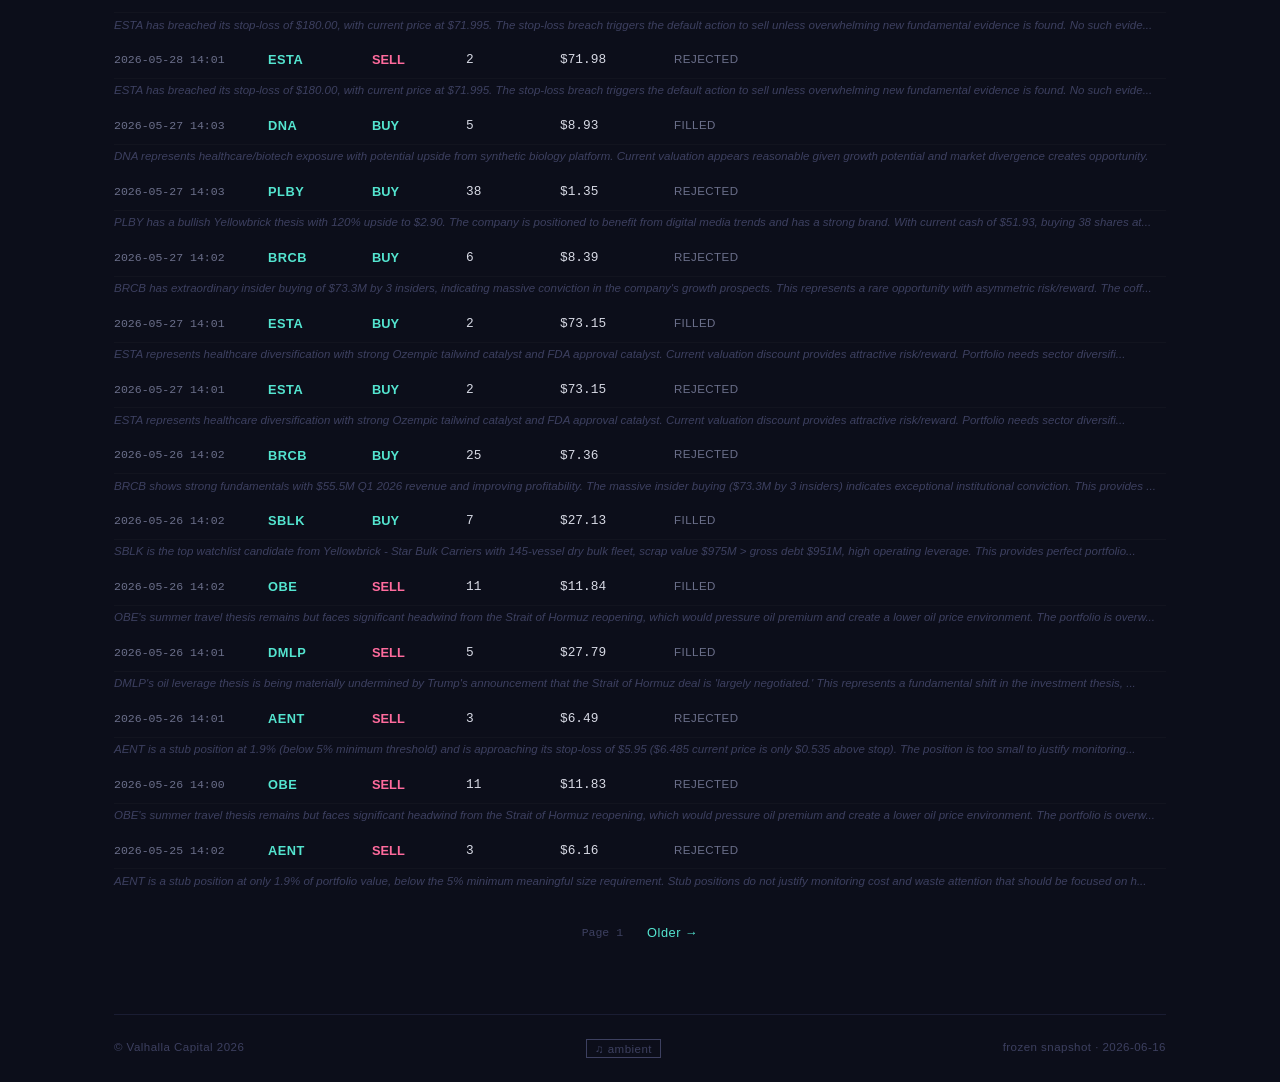
<file: live-snapshot/trades.html>
<!DOCTYPE html>
<html lang="en">
<head>
    <meta charset="utf-8">
    <meta name="viewport" content="width=device-width, initial-scale=1">
    <title>Valhalla Capital — Trades</title>
    <link rel="icon" href="static/favicon.svg" type="image/svg+xml">
    <link rel="stylesheet" href="static/style.css">
    <script src="static/vendor/htmx-2.0.4.min.js" defer></script>
    <script src="static/app.js" defer></script>
    <meta name="htmx-config" content='{"defaultSwapStyle":"innerHTML"}'>
</head>
<body>
    <div class="frozen-ribbon"><span class="frozen-ribbon__dot"></span><span>Frozen snapshot · <strong>Valhalla Capital</strong> dashboard, final state 2026-06-16 · no longer live</span></div>
    <div class="shell">

        <header class="header">
            <div>
                <h1 class="header__title"><span>Valhalla</span> Capital</h1>
                <p class="header__subtitle">fund monitoring terminal</p>
                <p class="header__quote">“Everything is going to be alright.”</p>
            </div>
            <div class="header__meta">
                
                <span class="pulse"></span>
                <span id="clock" class="mono"></span>
            </div>
        </header>

        <nav class="nav">
            <a href="index.html"
               class="nav__item ">
                <span class="nav__icon">◆</span>
                Status
            </a>
            <a href="valkyrie.html"
               class="nav__item ">
                <span class="nav__icon">⟡</span>
                Valkyrie
            </a>
            <a href="decisions.html"
               class="nav__item ">
                <span class="nav__icon">◈</span>
                Decisions
            </a>
            <a href="trades.html"
               class="nav__item nav__item--active">
                <span class="nav__icon">△</span>
                Trades
            </a>
        </nav>

        <main>

<div class="page-header">
    <h2 class="page-header__title">Trade History</h2>
    <p class="page-header__desc">Execution log and portfolio state from IBKR</p>
</div>



<div class="portfolio-overview">
    <section class="portfolio-holdings">
        <h3 class="group__label">Current Holdings</h3>
        <div class="holdings-table">
            <div class="holdings-header">
                <span>Ticker</span>
                <span>Qty</span>
                <span>Avg</span>
                <span>P&L</span>
            </div>
            <div class="holdings-row">
                <span class="trade-row__ticker">RLI</span>
                <span class="mono">2</span>
                <span class="mono">$51.50</span>
                <span class="mono text-served">
                    $4.63
                </span>
            </div>
            <div class="holdings-row">
                <span class="trade-row__ticker">SMMT</span>
                <span class="mono">10</span>
                <span class="mono">$14.11</span>
                <span class="mono text-86d">
                    $-1.46
                </span>
            </div>
            <div class="holdings-row">
                <span class="trade-row__ticker">VISN</span>
                <span class="mono">6</span>
                <span class="mono">$12.41</span>
                <span class="mono text-served">
                    $2.08
                </span>
            </div>
            <div class="holdings-row">
                <span class="trade-row__ticker">OBE</span>
                <span class="mono">3</span>
                <span class="mono">$10.40</span>
                <span class="mono text-86d">
                    $-0.32
                </span>
            </div>
            <div class="holdings-row" style="border-top: 1px solid var(--border); margin-top: 0.25rem; padding-top: 0.25rem;">
                <span class="trade-row__ticker" style="opacity: 0.7;">CASH</span>
                <span class="mono" style="opacity: 0.5;">—</span>
                <span class="mono" style="opacity: 0.5;">—</span>
                <span class="mono">$547.63</span>
            </div>
            <div class="holdings-row" style="border-top: 1px solid var(--border); margin-top: 0.25rem; padding-top: 0.35rem;">
                <span style="font-weight: 600; opacity: 0.9;">Total</span>
                <span></span>
                <span></span>
                <span class="mono" style="font-weight: 600;">$902.33</span>
            </div>
            <div style="font-size: 0.7rem; opacity: 0.4; margin-top: 0.35rem; text-align: right;">
                IBKR data 4h ago
            </div>
        </div>
    </section>

    <section class="chart-section">
        <div class="chart-toggle">
            <button type="button" class="chart-toggle__btn chart-toggle__btn--active" data-chart-mode="value">Portfolio Value</button>
            <button type="button" class="chart-toggle__btn" data-chart-mode="pnl">P&L</button>
        </div>
        <div class="chart-container"
             id="portfolio-chart"
             data-portfolio-chart
             data-series="{&#34;pnl&#34;: [{&#34;time&#34;: &#34;2026-02-19T18:37:56.888795+00:00&#34;, &#34;value&#34;: 0.0}, {&#34;time&#34;: &#34;2026-02-19T18:38:36.130460+00:00&#34;, &#34;value&#34;: 0.0}, {&#34;time&#34;: &#34;2026-02-19T19:14:32.483513+00:00&#34;, &#34;value&#34;: 0.0}, {&#34;time&#34;: &#34;2026-02-20T20:02:54.413719+00:00&#34;, &#34;value&#34;: 0.0}, {&#34;time&#34;: &#34;2026-03-12T17:29:06.688765+00:00&#34;, &#34;value&#34;: 15.94}, {&#34;time&#34;: &#34;2026-03-17T14:02:15.883760+00:00&#34;, &#34;value&#34;: 15.94}, {&#34;time&#34;: &#34;2026-03-25T14:01:47.789496+00:00&#34;, &#34;value&#34;: 15.94}, {&#34;time&#34;: &#34;2026-04-06T14:01:16.567913+00:00&#34;, &#34;value&#34;: 15.94}, {&#34;time&#34;: &#34;2026-04-14T14:01:16.791231+00:00&#34;, &#34;value&#34;: 15.94}, {&#34;time&#34;: &#34;2026-04-15T14:01:00.387633+00:00&#34;, &#34;value&#34;: 14.7}, {&#34;time&#34;: &#34;2026-04-16T14:02:05.947629+00:00&#34;, &#34;value&#34;: 14.7}, {&#34;time&#34;: &#34;2026-04-17T14:03:57.234639+00:00&#34;, &#34;value&#34;: 14.7}, {&#34;time&#34;: &#34;2026-04-23T14:01:23.713926+00:00&#34;, &#34;value&#34;: -4.8}, {&#34;time&#34;: &#34;2026-04-23T14:01:38.606347+00:00&#34;, &#34;value&#34;: -3.72}, {&#34;time&#34;: &#34;2026-04-23T14:01:52.149038+00:00&#34;, &#34;value&#34;: -3.72}, {&#34;time&#34;: &#34;2026-04-29T14:01:05.179589+00:00&#34;, &#34;value&#34;: 4.17}, {&#34;time&#34;: &#34;2026-04-29T14:01:24.614075+00:00&#34;, &#34;value&#34;: 5.05}, {&#34;time&#34;: &#34;2026-04-30T14:01:48.825059+00:00&#34;, &#34;value&#34;: 94.53}, {&#34;time&#34;: &#34;2026-04-30T14:02:06.856388+00:00&#34;, &#34;value&#34;: 94.37}, {&#34;time&#34;: &#34;2026-04-30T14:02:25.634184+00:00&#34;, &#34;value&#34;: 94.37}, {&#34;time&#34;: &#34;2026-05-01T14:01:06.916486+00:00&#34;, &#34;value&#34;: 92.48}, {&#34;time&#34;: &#34;2026-05-01T14:01:26.835289+00:00&#34;, &#34;value&#34;: 92.48}, {&#34;time&#34;: &#34;2026-05-01T14:01:45.822518+00:00&#34;, &#34;value&#34;: 92.48}, {&#34;time&#34;: &#34;2026-05-07T14:02:03.495906+00:00&#34;, &#34;value&#34;: 99.74}, {&#34;time&#34;: &#34;2026-05-07T14:02:28.487364+00:00&#34;, &#34;value&#34;: 166.98}, {&#34;time&#34;: &#34;2026-05-08T14:02:26.577583+00:00&#34;, &#34;value&#34;: 163.9}, {&#34;time&#34;: &#34;2026-05-08T14:02:35.843701+00:00&#34;, &#34;value&#34;: 163.9}, {&#34;time&#34;: &#34;2026-05-13T14:03:25.178247+00:00&#34;, &#34;value&#34;: 163.9}, {&#34;time&#34;: &#34;2026-05-13T14:03:40.551898+00:00&#34;, &#34;value&#34;: 163.93}, {&#34;time&#34;: &#34;2026-05-14T14:01:40.810949+00:00&#34;, &#34;value&#34;: 163.22}, {&#34;time&#34;: &#34;2026-05-14T14:02:14.347319+00:00&#34;, &#34;value&#34;: 163.22}, {&#34;time&#34;: &#34;2026-05-14T14:02:50.628495+00:00&#34;, &#34;value&#34;: 163.22}, {&#34;time&#34;: &#34;2026-05-14T14:03:27.199386+00:00&#34;, &#34;value&#34;: 163.22}, {&#34;time&#34;: &#34;2026-05-15T14:02:12.460308+00:00&#34;, &#34;value&#34;: 163.54}, {&#34;time&#34;: &#34;2026-05-15T14:02:22.509040+00:00&#34;, &#34;value&#34;: 163.54}, {&#34;time&#34;: &#34;2026-05-18T14:02:26.468405+00:00&#34;, &#34;value&#34;: 150.94}, {&#34;time&#34;: &#34;2026-05-18T14:02:44.836908+00:00&#34;, &#34;value&#34;: 157.09}, {&#34;time&#34;: &#34;2026-05-18T14:03:38.967554+00:00&#34;, &#34;value&#34;: 157.09}, {&#34;time&#34;: &#34;2026-05-19T14:03:05.117277+00:00&#34;, &#34;value&#34;: 150.97}, {&#34;time&#34;: &#34;2026-05-19T14:03:30.625786+00:00&#34;, &#34;value&#34;: 150.97}, {&#34;time&#34;: &#34;2026-05-19T14:03:55.041107+00:00&#34;, &#34;value&#34;: 152.27}, {&#34;time&#34;: &#34;2026-05-20T14:01:31.218483+00:00&#34;, &#34;value&#34;: 152.27}, {&#34;time&#34;: &#34;2026-05-20T14:02:09.206898+00:00&#34;, &#34;value&#34;: 152.27}, {&#34;time&#34;: &#34;2026-05-20T14:03:10.158359+00:00&#34;, &#34;value&#34;: 152.27}, {&#34;time&#34;: &#34;2026-05-21T16:04:37.956624+00:00&#34;, &#34;value&#34;: 144.08}, {&#34;time&#34;: &#34;2026-05-21T16:05:14.829428+00:00&#34;, &#34;value&#34;: 142.2}, {&#34;time&#34;: &#34;2026-05-26T14:02:00.654356+00:00&#34;, &#34;value&#34;: 136.73}, {&#34;time&#34;: &#34;2026-05-26T14:02:08.145910+00:00&#34;, &#34;value&#34;: 122.33}, {&#34;time&#34;: &#34;2026-05-26T14:02:15.737550+00:00&#34;, &#34;value&#34;: 122.33}, {&#34;time&#34;: &#34;2026-05-27T14:02:12.858543+00:00&#34;, &#34;value&#34;: 122.33}, {&#34;time&#34;: &#34;2026-05-27T14:03:33.528665+00:00&#34;, &#34;value&#34;: 122.33}, {&#34;time&#34;: &#34;2026-05-28T14:02:50.109918+00:00&#34;, &#34;value&#34;: 118.45}, {&#34;time&#34;: &#34;2026-05-28T14:03:03.531722+00:00&#34;, &#34;value&#34;: 119.22}, {&#34;time&#34;: &#34;2026-05-28T14:03:29.571281+00:00&#34;, &#34;value&#34;: 128.11}, {&#34;time&#34;: &#34;2026-05-28T14:03:43.630088+00:00&#34;, &#34;value&#34;: 128.11}, {&#34;time&#34;: &#34;2026-05-29T14:02:38.053577+00:00&#34;, &#34;value&#34;: 128.42}, {&#34;time&#34;: &#34;2026-05-29T14:03:09.676713+00:00&#34;, &#34;value&#34;: 128.21}, {&#34;time&#34;: &#34;2026-05-29T14:03:45.583193+00:00&#34;, &#34;value&#34;: 128.21}, {&#34;time&#34;: &#34;2026-06-02T14:02:52.281586+00:00&#34;, &#34;value&#34;: 134.41}, {&#34;time&#34;: &#34;2026-06-02T14:03:00.641026+00:00&#34;, &#34;value&#34;: 133.12}, {&#34;time&#34;: &#34;2026-06-02T14:03:08.581137+00:00&#34;, &#34;value&#34;: 133.6}, {&#34;time&#34;: &#34;2026-06-03T14:01:50.072773+00:00&#34;, &#34;value&#34;: 133.6}, {&#34;time&#34;: &#34;2026-06-03T14:02:18.021982+00:00&#34;, &#34;value&#34;: 131.86}, {&#34;time&#34;: &#34;2026-06-03T14:02:26.697628+00:00&#34;, &#34;value&#34;: 134.99}, {&#34;time&#34;: &#34;2026-06-03T14:02:43.726474+00:00&#34;, &#34;value&#34;: 143.9}, {&#34;time&#34;: &#34;2026-06-03T14:02:51.314391+00:00&#34;, &#34;value&#34;: 143.9}, {&#34;time&#34;: &#34;2026-06-08T14:02:59.579875+00:00&#34;, &#34;value&#34;: 140.94}, {&#34;time&#34;: &#34;2026-06-08T14:03:13.248889+00:00&#34;, &#34;value&#34;: 138.84}, {&#34;time&#34;: &#34;2026-06-09T14:02:29.763568+00:00&#34;, &#34;value&#34;: 138.84}, {&#34;time&#34;: &#34;2026-06-10T14:02:54.439557+00:00&#34;, &#34;value&#34;: 138.84}, {&#34;time&#34;: &#34;2026-06-11T14:02:03.548716+00:00&#34;, &#34;value&#34;: 128.02}, {&#34;time&#34;: &#34;2026-06-11T14:02:12.782320+00:00&#34;, &#34;value&#34;: 127.4}, {&#34;time&#34;: &#34;2026-06-11T14:02:28.839574+00:00&#34;, &#34;value&#34;: 113.32}, {&#34;time&#34;: &#34;2026-06-15T14:01:47.612023+00:00&#34;, &#34;value&#34;: 110.13}, {&#34;time&#34;: &#34;2026-06-15T14:02:07.292147+00:00&#34;, &#34;value&#34;: 104.9}, {&#34;time&#34;: &#34;2026-06-15T14:03:11.609226+00:00&#34;, &#34;value&#34;: 104.9}, {&#34;time&#34;: &#34;2026-06-16T14:01:53.543814+00:00&#34;, &#34;value&#34;: 104.9}], &#34;value&#34;: [{&#34;time&#34;: &#34;2026-02-19T18:37:56.888795+00:00&#34;, &#34;value&#34;: 99.51}, {&#34;time&#34;: &#34;2026-02-19T18:38:36.130460+00:00&#34;, &#34;value&#34;: 217.03}, {&#34;time&#34;: &#34;2026-02-19T19:14:32.483513+00:00&#34;, &#34;value&#34;: 293.5}, {&#34;time&#34;: &#34;2026-02-20T20:02:54.413719+00:00&#34;, &#34;value&#34;: 380.62}, {&#34;time&#34;: &#34;2026-03-12T17:29:06.688765+00:00&#34;, &#34;value&#34;: 347.45}, {&#34;time&#34;: &#34;2026-03-17T14:02:15.883760+00:00&#34;, &#34;value&#34;: 347.45}, {&#34;time&#34;: &#34;2026-03-25T14:01:47.789496+00:00&#34;, &#34;value&#34;: 347.45}, {&#34;time&#34;: &#34;2026-04-06T14:01:16.567913+00:00&#34;, &#34;value&#34;: 451.41}, {&#34;time&#34;: &#34;2026-04-14T14:01:16.791231+00:00&#34;, &#34;value&#34;: 635.49}, {&#34;time&#34;: &#34;2026-04-15T14:01:00.387633+00:00&#34;, &#34;value&#34;: 607.17}, {&#34;time&#34;: &#34;2026-04-16T14:02:05.947629+00:00&#34;, &#34;value&#34;: 761.01}, {&#34;time&#34;: &#34;2026-04-17T14:03:57.234639+00:00&#34;, &#34;value&#34;: 837.8}, {&#34;time&#34;: &#34;2026-04-23T14:01:23.713926+00:00&#34;, &#34;value&#34;: 720.28}, {&#34;time&#34;: &#34;2026-04-23T14:01:38.606347+00:00&#34;, &#34;value&#34;: 646.88}, {&#34;time&#34;: &#34;2026-04-23T14:01:52.149038+00:00&#34;, &#34;value&#34;: 771.76}, {&#34;time&#34;: &#34;2026-04-29T14:01:05.179589+00:00&#34;, &#34;value&#34;: 624.97}, {&#34;time&#34;: &#34;2026-04-29T14:01:24.614075+00:00&#34;, &#34;value&#34;: 596.65}, {&#34;time&#34;: &#34;2026-04-30T14:01:48.825059+00:00&#34;, &#34;value&#34;: 596.65}, {&#34;time&#34;: &#34;2026-04-30T14:02:06.856388+00:00&#34;, &#34;value&#34;: 509.53}, {&#34;time&#34;: &#34;2026-04-30T14:02:25.634184+00:00&#34;, &#34;value&#34;: 628.76}, {&#34;time&#34;: &#34;2026-05-01T14:01:06.916486+00:00&#34;, &#34;value&#34;: 524.8}, {&#34;time&#34;: &#34;2026-05-01T14:01:26.835289+00:00&#34;, &#34;value&#34;: 646.63}, {&#34;time&#34;: &#34;2026-05-01T14:01:45.822518+00:00&#34;, &#34;value&#34;: 780.17}, {&#34;time&#34;: &#34;2026-05-07T14:02:03.495906+00:00&#34;, &#34;value&#34;: 539.11}, {&#34;time&#34;: &#34;2026-05-07T14:02:28.487364+00:00&#34;, &#34;value&#34;: 539.11}, {&#34;time&#34;: &#34;2026-05-08T14:02:26.577583+00:00&#34;, &#34;value&#34;: 472.34}, {&#34;time&#34;: &#34;2026-05-08T14:02:35.843701+00:00&#34;, &#34;value&#34;: 541.28}, {&#34;time&#34;: &#34;2026-05-13T14:03:25.178247+00:00&#34;, &#34;value&#34;: 676.36}, {&#34;time&#34;: &#34;2026-05-13T14:03:40.551898+00:00&#34;, &#34;value&#34;: 609.59}, {&#34;time&#34;: &#34;2026-05-14T14:01:40.810949+00:00&#34;, &#34;value&#34;: 541.58}, {&#34;time&#34;: &#34;2026-05-14T14:02:14.347319+00:00&#34;, &#34;value&#34;: 651.46}, {&#34;time&#34;: &#34;2026-05-14T14:02:50.628495+00:00&#34;, &#34;value&#34;: 722.4}, {&#34;time&#34;: &#34;2026-05-14T14:03:27.199386+00:00&#34;, &#34;value&#34;: 897.2}, {&#34;time&#34;: &#34;2026-05-15T14:02:12.460308+00:00&#34;, &#34;value&#34;: 850.58}, {&#34;time&#34;: &#34;2026-05-15T14:02:22.509040+00:00&#34;, &#34;value&#34;: 930.44}, {&#34;time&#34;: &#34;2026-05-18T14:02:26.468405+00:00&#34;, &#34;value&#34;: 755.64}, {&#34;time&#34;: &#34;2026-05-18T14:02:44.836908+00:00&#34;, &#34;value&#34;: 569.29}, {&#34;time&#34;: &#34;2026-05-18T14:03:38.967554+00:00&#34;, &#34;value&#34;: 745.27}, {&#34;time&#34;: &#34;2026-05-19T14:03:05.117277+00:00&#34;, &#34;value&#34;: 681.55}, {&#34;time&#34;: &#34;2026-05-19T14:03:30.625786+00:00&#34;, &#34;value&#34;: 772.86}, {&#34;time&#34;: &#34;2026-05-19T14:03:55.041107+00:00&#34;, &#34;value&#34;: 704.86}, {&#34;time&#34;: &#34;2026-05-20T14:01:31.218483+00:00&#34;, &#34;value&#34;: 730.62}, {&#34;time&#34;: &#34;2026-05-20T14:02:09.206898+00:00&#34;, &#34;value&#34;: 799.29}, {&#34;time&#34;: &#34;2026-05-20T14:03:10.158359+00:00&#34;, &#34;value&#34;: 942.86}, {&#34;time&#34;: &#34;2026-05-21T16:04:37.956624+00:00&#34;, &#34;value&#34;: 900.38}, {&#34;time&#34;: &#34;2026-05-21T16:05:14.829428+00:00&#34;, &#34;value&#34;: 847.87}, {&#34;time&#34;: &#34;2026-05-26T14:02:00.654356+00:00&#34;, &#34;value&#34;: 704.29}, {&#34;time&#34;: &#34;2026-05-26T14:02:08.145910+00:00&#34;, &#34;value&#34;: 559.87}, {&#34;time&#34;: &#34;2026-05-26T14:02:15.737550+00:00&#34;, &#34;value&#34;: 749.91}, {&#34;time&#34;: &#34;2026-05-27T14:02:12.858543+00:00&#34;, &#34;value&#34;: 897.65}, {&#34;time&#34;: &#34;2026-05-27T14:03:33.528665+00:00&#34;, &#34;value&#34;: 942.23}, {&#34;time&#34;: &#34;2026-05-28T14:02:50.109918+00:00&#34;, &#34;value&#34;: 794.49}, {&#34;time&#34;: &#34;2026-05-28T14:03:03.531722+00:00&#34;, &#34;value&#34;: 749.91}, {&#34;time&#34;: &#34;2026-05-28T14:03:29.571281+00:00&#34;, &#34;value&#34;: 726.88}, {&#34;time&#34;: &#34;2026-05-28T14:03:43.630088+00:00&#34;, &#34;value&#34;: 899.61}, {&#34;time&#34;: &#34;2026-05-29T14:02:38.053577+00:00&#34;, &#34;value&#34;: 862.59}, {&#34;time&#34;: &#34;2026-05-29T14:03:09.676713+00:00&#34;, &#34;value&#34;: 835.45}, {&#34;time&#34;: &#34;2026-05-29T14:03:45.583193+00:00&#34;, &#34;value&#34;: 914.29}, {&#34;time&#34;: &#34;2026-06-02T14:02:52.281586+00:00&#34;, &#34;value&#34;: 891.25}, {&#34;time&#34;: &#34;2026-06-02T14:03:00.641026+00:00&#34;, &#34;value&#34;: 851.83}, {&#34;time&#34;: &#34;2026-06-02T14:03:08.581137+00:00&#34;, &#34;value&#34;: 824.68}, {&#34;time&#34;: &#34;2026-06-03T14:01:50.072773+00:00&#34;, &#34;value&#34;: 926.68}, {&#34;time&#34;: &#34;2026-06-03T14:02:18.021982+00:00&#34;, &#34;value&#34;: 887.26}, {&#34;time&#34;: &#34;2026-06-03T14:02:26.697628+00:00&#34;, &#34;value&#34;: 711.28}, {&#34;time&#34;: &#34;2026-06-03T14:02:43.726474+00:00&#34;, &#34;value&#34;: 680.57}, {&#34;time&#34;: &#34;2026-06-03T14:02:51.314391+00:00&#34;, &#34;value&#34;: 865.75}, {&#34;time&#34;: &#34;2026-06-08T14:02:59.579875+00:00&#34;, &#34;value&#34;: 680.57}, {&#34;time&#34;: &#34;2026-06-08T14:03:13.248889+00:00&#34;, &#34;value&#34;: 544.83}, {&#34;time&#34;: &#34;2026-06-09T14:02:29.763568+00:00&#34;, &#34;value&#34;: 606.66}, {&#34;time&#34;: &#34;2026-06-10T14:02:54.439557+00:00&#34;, &#34;value&#34;: 695.13}, {&#34;time&#34;: &#34;2026-06-11T14:02:03.548716+00:00&#34;, &#34;value&#34;: 558.45}, {&#34;time&#34;: &#34;2026-06-11T14:02:12.782320+00:00&#34;, &#34;value&#34;: 496.76}, {&#34;time&#34;: &#34;2026-06-11T14:02:28.839574+00:00&#34;, &#34;value&#34;: 347.57}, {&#34;time&#34;: &#34;2026-06-15T14:01:47.612023+00:00&#34;, &#34;value&#34;: 285.73}, {&#34;time&#34;: &#34;2026-06-15T14:02:07.292147+00:00&#34;, &#34;value&#34;: 197.27}, {&#34;time&#34;: &#34;2026-06-15T14:03:11.609226+00:00&#34;, &#34;value&#34;: 337.36}, {&#34;time&#34;: &#34;2026-06-16T14:01:53.543814+00:00&#34;, &#34;value&#34;: 368.26}]}"
             data-snapshots="[{&#34;time&#34;: &#34;2026-02-19&#34;, &#34;value&#34;: 498.83}, {&#34;time&#34;: &#34;2026-02-20&#34;, &#34;value&#34;: 496.45}, {&#34;time&#34;: &#34;2026-02-23&#34;, &#34;value&#34;: 488.72}, {&#34;time&#34;: &#34;2026-02-24&#34;, &#34;value&#34;: 499.26}, {&#34;time&#34;: &#34;2026-02-25&#34;, &#34;value&#34;: 501.34}, {&#34;time&#34;: &#34;2026-02-26&#34;, &#34;value&#34;: 487.16}, {&#34;time&#34;: &#34;2026-02-27&#34;, &#34;value&#34;: 484.21}, {&#34;time&#34;: &#34;2026-03-02&#34;, &#34;value&#34;: 492.16}, {&#34;time&#34;: &#34;2026-03-03&#34;, &#34;value&#34;: 495.0}, {&#34;time&#34;: &#34;2026-03-04&#34;, &#34;value&#34;: 492.18}, {&#34;time&#34;: &#34;2026-03-05&#34;, &#34;value&#34;: 506.31}, {&#34;time&#34;: &#34;2026-03-06&#34;, &#34;value&#34;: 508.66}, {&#34;time&#34;: &#34;2026-03-09&#34;, &#34;value&#34;: 506.81}, {&#34;time&#34;: &#34;2026-03-10&#34;, &#34;value&#34;: 499.43}, {&#34;time&#34;: &#34;2026-03-11&#34;, &#34;value&#34;: 514.81}, {&#34;time&#34;: &#34;2026-03-12&#34;, &#34;value&#34;: 516.59}, {&#34;time&#34;: &#34;2026-03-13&#34;, &#34;value&#34;: 506.88}, {&#34;time&#34;: &#34;2026-03-16&#34;, &#34;value&#34;: 503.85}, {&#34;time&#34;: &#34;2026-03-17&#34;, &#34;value&#34;: 504.11}, {&#34;time&#34;: &#34;2026-03-18&#34;, &#34;value&#34;: 493.19}, {&#34;time&#34;: &#34;2026-03-19&#34;, &#34;value&#34;: 482.75}, {&#34;time&#34;: &#34;2026-03-20&#34;, &#34;value&#34;: 479.03}, {&#34;time&#34;: &#34;2026-03-23&#34;, &#34;value&#34;: 490.11}, {&#34;time&#34;: &#34;2026-03-24&#34;, &#34;value&#34;: 514.08}, {&#34;time&#34;: &#34;2026-03-25&#34;, &#34;value&#34;: 722.65}, {&#34;time&#34;: &#34;2026-03-26&#34;, &#34;value&#34;: 715.6}, {&#34;time&#34;: &#34;2026-03-27&#34;, &#34;value&#34;: 710.78}, {&#34;time&#34;: &#34;2026-03-30&#34;, &#34;value&#34;: 706.63}, {&#34;time&#34;: &#34;2026-03-31&#34;, &#34;value&#34;: 1000.97}, {&#34;time&#34;: &#34;2026-04-01&#34;, &#34;value&#34;: 997.52}, {&#34;time&#34;: &#34;2026-04-02&#34;, &#34;value&#34;: 1004.18}, {&#34;time&#34;: &#34;2026-04-06&#34;, &#34;value&#34;: 1001.57}, {&#34;time&#34;: &#34;2026-04-07&#34;, &#34;value&#34;: 995.93}, {&#34;time&#34;: &#34;2026-04-08&#34;, &#34;value&#34;: 1010.58}, {&#34;time&#34;: &#34;2026-04-09&#34;, &#34;value&#34;: 1009.12}, {&#34;time&#34;: &#34;2026-04-10&#34;, &#34;value&#34;: 1012.26}, {&#34;time&#34;: &#34;2026-04-13&#34;, &#34;value&#34;: 1025.11}, {&#34;time&#34;: &#34;2026-04-14&#34;, &#34;value&#34;: 1021.99}, {&#34;time&#34;: &#34;2026-04-15&#34;, &#34;value&#34;: 1021.84}, {&#34;time&#34;: &#34;2026-04-16&#34;, &#34;value&#34;: 1025.03}, {&#34;time&#34;: &#34;2026-04-17&#34;, &#34;value&#34;: 1015.23}, {&#34;time&#34;: &#34;2026-04-20&#34;, &#34;value&#34;: 1015.23}, {&#34;time&#34;: &#34;2026-04-21&#34;, &#34;value&#34;: 1018.16}, {&#34;time&#34;: &#34;2026-04-22&#34;, &#34;value&#34;: 1024.23}, {&#34;time&#34;: &#34;2026-04-23&#34;, &#34;value&#34;: 1021.51}, {&#34;time&#34;: &#34;2026-04-24&#34;, &#34;value&#34;: 1015.14}, {&#34;time&#34;: &#34;2026-04-27&#34;, &#34;value&#34;: 1015.14}, {&#34;time&#34;: &#34;2026-04-28&#34;, &#34;value&#34;: 1015.14}, {&#34;time&#34;: &#34;2026-04-29&#34;, &#34;value&#34;: 1029.35}, {&#34;time&#34;: &#34;2026-04-30&#34;, &#34;value&#34;: 1014.4}, {&#34;time&#34;: &#34;2026-05-01&#34;, &#34;value&#34;: 1038.64}, {&#34;time&#34;: &#34;2026-05-04&#34;, &#34;value&#34;: 1038.64}, {&#34;time&#34;: &#34;2026-05-05&#34;, &#34;value&#34;: 1038.64}, {&#34;time&#34;: &#34;2026-05-06&#34;, &#34;value&#34;: 1038.64}, {&#34;time&#34;: &#34;2026-05-07&#34;, &#34;value&#34;: 1024.23}, {&#34;time&#34;: &#34;2026-05-08&#34;, &#34;value&#34;: 1017.38}, {&#34;time&#34;: &#34;2026-05-11&#34;, &#34;value&#34;: 1017.38}, {&#34;time&#34;: &#34;2026-05-12&#34;, &#34;value&#34;: 1017.38}, {&#34;time&#34;: &#34;2026-05-13&#34;, &#34;value&#34;: 992.44}, {&#34;time&#34;: &#34;2026-05-14&#34;, &#34;value&#34;: 1004.23}, {&#34;time&#34;: &#34;2026-05-15&#34;, &#34;value&#34;: 1004.73}, {&#34;time&#34;: &#34;2026-05-18&#34;, &#34;value&#34;: 984.54}, {&#34;time&#34;: &#34;2026-05-19&#34;, &#34;value&#34;: 968.21}, {&#34;time&#34;: &#34;2026-05-20&#34;, &#34;value&#34;: 967.63}, {&#34;time&#34;: &#34;2026-05-21&#34;, &#34;value&#34;: 966.71}, {&#34;time&#34;: &#34;2026-05-22&#34;, &#34;value&#34;: 966.71}, {&#34;time&#34;: &#34;2026-05-25&#34;, &#34;value&#34;: 981.51}, {&#34;time&#34;: &#34;2026-05-26&#34;, &#34;value&#34;: 986.14}, {&#34;time&#34;: &#34;2026-05-27&#34;, &#34;value&#34;: 984.23}, {&#34;time&#34;: &#34;2026-05-28&#34;, &#34;value&#34;: 966.31}, {&#34;time&#34;: &#34;2026-05-29&#34;, &#34;value&#34;: 961.91}, {&#34;time&#34;: &#34;2026-06-01&#34;, &#34;value&#34;: 961.91}, {&#34;time&#34;: &#34;2026-06-02&#34;, &#34;value&#34;: 955.38}, {&#34;time&#34;: &#34;2026-06-03&#34;, &#34;value&#34;: 930.54}, {&#34;time&#34;: &#34;2026-06-04&#34;, &#34;value&#34;: 930.54}, {&#34;time&#34;: &#34;2026-06-05&#34;, &#34;value&#34;: 930.54}, {&#34;time&#34;: &#34;2026-06-08&#34;, &#34;value&#34;: 920.88}, {&#34;time&#34;: &#34;2026-06-09&#34;, &#34;value&#34;: 927.52}, {&#34;time&#34;: &#34;2026-06-10&#34;, &#34;value&#34;: 920.47}, {&#34;time&#34;: &#34;2026-06-11&#34;, &#34;value&#34;: 912.59}, {&#34;time&#34;: &#34;2026-06-12&#34;, &#34;value&#34;: 912.59}, {&#34;time&#34;: &#34;2026-06-15&#34;, &#34;value&#34;: 904.89}, {&#34;time&#34;: &#34;2026-06-16&#34;, &#34;value&#34;: 902.32}]"></div>
    </section>
</div>

<section style="margin-top: 2rem;">
    <h3 class="group__label">Trade Log</h3>


    <div class="col-headers col-headers--trades">
        <span>Time</span>
        <span>Ticker</span>
        <span>Action</span>
        <span>Qty</span>
        <span>Price</span>
        <span>Status</span>
    </div>
    <div class="trade-row trade-row--expandable">
        <span class="trade-row__time">2026-06-16 14:01</span>
        <span class="trade-row__ticker">OBE</span>
        <span class="trade-row__action trade-row__action--buy">
            BUY
        </span>
        <span class="mono">3</span>
        <span class="mono">$10.30</span>
        <span class="trade-row__status">filled</span>
    </div>
    <div class="trade-row__reasoning trade-row__reasoning--preview">OBE is a pure-play Canadian oil producer with strong Q1 2026 operating income ($29.6M) despite net losses due to non-operating expenses. With ongoing Iran tensions, US military action against oil tank...</div>
    <div class="trade-row__reasoning trade-row__reasoning--full">OBE is a pure-play Canadian oil producer with strong Q1 2026 operating income ($29.6M) despite net losses due to non-operating expenses. With ongoing Iran tensions, US military action against oil tankers, and UK seizure of Russian shadow tanker, oil supply disruptions are real and continuing. OBE&#39;s valuation appears attractive relative to peers, and it would provide direct exposure to oil price upside from continued geopolitical risk premium. The current price of $10.27 is below its 52-week high of $14.59, providing a margin of safety.</div>
    <div class="trade-row trade-row--expandable">
        <span class="trade-row__time">2026-06-16 14:01</span>
        <span class="trade-row__ticker">OBE</span>
        <span class="trade-row__action trade-row__action--buy">
            BUY
        </span>
        <span class="mono">17</span>
        <span class="mono">$10.30</span>
        <span class="trade-row__status">rejected</span>
    </div>
    <div class="trade-row__reasoning trade-row__reasoning--preview">OBE is a pure-play Canadian oil producer with strong Q1 2026 operating income ($29.6M) despite net losses due to non-operating expenses. With ongoing Iran tensions, US military action against oil tank...</div>
    <div class="trade-row__reasoning trade-row__reasoning--full">OBE is a pure-play Canadian oil producer with strong Q1 2026 operating income ($29.6M) despite net losses due to non-operating expenses. With ongoing Iran tensions, US military action against oil tankers, and UK seizure of Russian shadow tanker, oil supply disruptions are real and continuing. OBE&#39;s valuation appears attractive relative to peers, and it would provide direct exposure to oil price upside from continued geopolitical risk premium. The current price of $10.27 is below its 52-week high of $14.59, providing a margin of safety.</div>
    <div class="trade-row trade-row--expandable">
        <span class="trade-row__time">2026-06-15 14:03</span>
        <span class="trade-row__ticker">SMMT</span>
        <span class="trade-row__action trade-row__action--buy">
            BUY
        </span>
        <span class="mono">10</span>
        <span class="mono">$14.00</span>
        <span class="trade-row__status">filled</span>
    </div>
    <div class="trade-row__reasoning trade-row__reasoning--preview">SMMT has massive insider buying ($100.7M by 3 insiders) at $13.13, and is currently trading at $14.01, showing strong insider confidence. The stock is up 0.000016% today, suggesting the market hasn&#39;t ...</div>
    <div class="trade-row__reasoning trade-row__reasoning--full">SMMT has massive insider buying ($100.7M by 3 insiders) at $13.13, and is currently trading at $14.01, showing strong insider confidence. The stock is up 0.000016% today, suggesting the market hasn&#39;t yet priced in this insider confidence. A 10-share position ($140.10) keeps commission drag at 1.43%, well within our 5% threshold.</div>
    <div class="trade-row trade-row--expandable">
        <span class="trade-row__time">2026-06-15 14:02</span>
        <span class="trade-row__ticker">BETR</span>
        <span class="trade-row__action trade-row__action--buy">
            BUY
        </span>
        <span class="mono">5</span>
        <span class="mono">$29.89</span>
        <span class="trade-row__status">rejected</span>
    </div>
    <div class="trade-row__reasoning trade-row__reasoning--preview">BETR has massive insider buying ($8.4M by 5 insiders) at $29.46, and is currently trading at $29.89, showing strong insider confidence. The stock is up 12.75% today, indicating positive market sentime...</div>
    <div class="trade-row__reasoning trade-row__reasoning--full">BETR has massive insider buying ($8.4M by 5 insiders) at $29.46, and is currently trading at $29.89, showing strong insider confidence. The stock is up 12.75% today, indicating positive market sentiment. A 5-share position ($149.45) keeps commission drag at 1.34%, well within our 5% threshold.</div>
    <div class="trade-row trade-row--expandable">
        <span class="trade-row__time">2026-06-15 14:02</span>
        <span class="trade-row__ticker">MOBI</span>
        <span class="trade-row__action trade-row__action--buy">
            BUY
        </span>
        <span class="mono">10</span>
        <span class="mono">$11.50</span>
        <span class="trade-row__status">rejected</span>
    </div>
    <div class="trade-row__reasoning trade-row__reasoning--preview">MOBI has massive insider buying ($19.1M by 7 insiders) at $14.99, representing 30% upside from current price of $11.50. This is a strong signal of insider confidence in the company&#39;s prospects. As a m...</div>
    <div class="trade-row__reasoning trade-row__reasoning--full">MOBI has massive insider buying ($19.1M by 7 insiders) at $14.99, representing 30% upside from current price of $11.50. This is a strong signal of insider confidence in the company&#39;s prospects. As a medical device company, MOBI benefits from the growing healthcare technology sector. A 10-share position ($115) keeps commission drag at 1.74%, well within our 5% threshold.</div>
    <div class="trade-row trade-row--expandable">
        <span class="trade-row__time">2026-06-15 14:02</span>
        <span class="trade-row__ticker">OBE</span>
        <span class="trade-row__action trade-row__action--sell">
            SELL
        </span>
        <span class="mono">8</span>
        <span class="mono">$10.41</span>
        <span class="trade-row__status">filled</span>
    </div>
    <div class="trade-row__reasoning trade-row__reasoning--preview">Geopolitical thesis significantly weakened by conflicting Iran peace deal signals (Trump claims deal Sunday but CNBC reports deal in question as Israel strikes Lebanon). Updated thesis has decreased c...</div>
    <div class="trade-row__reasoning trade-row__reasoning--full">Geopolitical thesis significantly weakened by conflicting Iran peace deal signals (Trump claims deal Sunday but CNBC reports deal in question as Israel strikes Lebanon). Updated thesis has decreased conviction and lowered target ($13.5 from $15). With unknown earnings date (violates 7-day rule) and -7.1% unrealized loss, risk/reward is unfavorable. Full exit frees capital for higher-conviction opportunities that meet commission requirements.</div>
    <div class="trade-row trade-row--expandable">
        <span class="trade-row__time">2026-06-15 14:01</span>
        <span class="trade-row__ticker">SU</span>
        <span class="trade-row__action trade-row__action--sell">
            SELL
        </span>
        <span class="mono">1</span>
        <span class="mono">$58.58</span>
        <span class="trade-row__status">filled</span>
    </div>
    <div class="trade-row__reasoning trade-row__reasoning--preview">Geopolitical thesis weakened by conflicting Iran peace deal signals (Trump claims deal Sunday but CNBC reports deal in question as Israel strikes Lebanon). Updated thesis has decreased conviction and ...</div>
    <div class="trade-row__reasoning trade-row__reasoning--full">Geopolitical thesis weakened by conflicting Iran peace deal signals (Trump claims deal Sunday but CNBC reports deal in question as Israel strikes Lebanon). Updated thesis has decreased conviction and lowered target ($70 from $75). Current price ($58.55) is very close to new stop-loss ($57.5), making position highly vulnerable. With unknown earnings date (violates 7-day rule) and -7.9% unrealized loss, risk/reward is unfavorable. Full exit frees capital for higher-conviction opportunities.</div>
    <div class="trade-row trade-row--expandable">
        <span class="trade-row__time">2026-06-15 14:01</span>
        <span class="trade-row__ticker">OBE</span>
        <span class="trade-row__action trade-row__action--sell">
            SELL
        </span>
        <span class="mono">4</span>
        <span class="mono">$10.39</span>
        <span class="trade-row__status">rejected</span>
    </div>
    <div class="trade-row__reasoning trade-row__reasoning--preview">Geopolitical thesis weakened by conflicting Iran peace deal signals (Trump claims deal Sunday but CNBC reports deal in question as Israel strikes Lebanon). Updated thesis has decreased conviction and ...</div>
    <div class="trade-row__reasoning trade-row__reasoning--full">Geopolitical thesis weakened by conflicting Iran peace deal signals (Trump claims deal Sunday but CNBC reports deal in question as Israel strikes Lebanon). Updated thesis has decreased conviction and lowered target ($13.5 from $15). With unknown earnings date (violates 7-day rule) and -7.1% unrealized loss, risk/reward is unfavorable. Trimming position frees capital for higher-conviction opportunities while maintaining some exposure to potential upside.</div>
    <div class="trade-row trade-row--expandable">
        <span class="trade-row__time">2026-06-11 14:02</span>
        <span class="trade-row__ticker">BUR</span>
        <span class="trade-row__action trade-row__action--sell">
            SELL
        </span>
        <span class="mono">32</span>
        <span class="mono">$4.22</span>
        <span class="trade-row__status">filled</span>
    </div>
    <div class="trade-row__reasoning trade-row__reasoning--preview">BUR&#39;s financials show consistent deterioration with negative operating income (-$53.7M) and net losses in recent quarters. Q4 2025 results show -$53.7M operating income and -$37.5M net income, indicat...</div>
    <div class="trade-row__reasoning trade-row__reasoning--full">BUR&#39;s financials show consistent deterioration with negative operating income (-$53.7M) and net losses in recent quarters. Q4 2025 results show -$53.7M operating income and -$37.5M net income, indicating fundamental issues beyond market sentiment. The original thesis about strong risk-adjusted returns is invalidated by this financial data.</div>
    <div class="trade-row trade-row--expandable">
        <span class="trade-row__time">2026-06-11 14:02</span>
        <span class="trade-row__ticker">VISN</span>
        <span class="trade-row__action trade-row__action--sell">
            SELL
        </span>
        <span class="mono">5</span>
        <span class="mono">$12.22</span>
        <span class="trade-row__status">filled</span>
    </div>
    <div class="trade-row__reasoning trade-row__reasoning--preview">VISN&#39;s Q1 2026 shows -$1.5B net loss despite $471.8M revenue, suggesting accounting issues. Current price ($12.205) is approaching the updated $13.5 target, and with the thesis weakened and financial ...</div>
    <div class="trade-row__reasoning trade-row__reasoning--full">VISN&#39;s Q1 2026 shows -$1.5B net loss despite $471.8M revenue, suggesting accounting issues. Current price ($12.205) is approaching the updated $13.5 target, and with the thesis weakened and financial concerns, trimming 45% of the position is appropriate risk management.</div>
    <div class="trade-row trade-row--expandable">
        <span class="trade-row__time">2026-06-11 14:01</span>
        <span class="trade-row__ticker">GPN</span>
        <span class="trade-row__action trade-row__action--sell">
            SELL
        </span>
        <span class="mono">2</span>
        <span class="mono">$62.78</span>
        <span class="trade-row__status">filled</span>
    </div>
    <div class="trade-row__reasoning trade-row__reasoning--preview">GPN&#39;s Q1 2026 results show catastrophic net income of -$1.8B despite $2.97B revenue, indicating serious accounting or operational issues that invalidate the original thesis. This fundamental deteriora...</div>
    <div class="trade-row__reasoning trade-row__reasoning--full">GPN&#39;s Q1 2026 results show catastrophic net income of -$1.8B despite $2.97B revenue, indicating serious accounting or operational issues that invalidate the original thesis. This fundamental deterioration makes the position unacceptable to hold, failing the &#39;would I buy today&#39; test at current price ($62.65).</div>
    <div class="trade-row trade-row--expandable">
        <span class="trade-row__time">2026-06-11 14:01</span>
        <span class="trade-row__ticker">BUR</span>
        <span class="trade-row__action trade-row__action--sell">
            SELL
        </span>
        <span class="mono">32</span>
        <span class="mono">$4.21</span>
        <span class="trade-row__status">rejected</span>
    </div>
    <div class="trade-row__reasoning trade-row__reasoning--preview">BUR&#39;s financials show consistent deterioration with negative operating income (-$53.7M) and net losses in recent quarters. Q4 2025 results show -$53.7M operating income and -$37.5M net income, indicat...</div>
    <div class="trade-row__reasoning trade-row__reasoning--full">BUR&#39;s financials show consistent deterioration with negative operating income (-$53.7M) and net losses in recent quarters. Q4 2025 results show -$53.7M operating income and -$37.5M net income, indicating fundamental issues beyond market sentiment. The original thesis about strong risk-adjusted returns is invalidated by this financial data.</div>
    <div class="trade-row trade-row--expandable">
        <span class="trade-row__time">2026-06-10 14:02</span>
        <span class="trade-row__ticker">OBE</span>
        <span class="trade-row__action trade-row__action--buy">
            BUY
        </span>
        <span class="mono">8</span>
        <span class="mono">$11.05</span>
        <span class="trade-row__status">filled</span>
    </div>
    <div class="trade-row__reasoning trade-row__reasoning--preview">OBE is a pure-play Canadian oil producer with strong fundamentals and direct exposure to oil price movements. With Iran-Israel missile exchanges escalating and Strait of Hormuz risk elevated, oil pric...</div>
    <div class="trade-row__reasoning trade-row__reasoning--full">OBE is a pure-play Canadian oil producer with strong fundamentals and direct exposure to oil price movements. With Iran-Israel missile exchanges escalating and Strait of Hormuz risk elevated, oil prices have significant upside potential. OBE&#39;s current price of $11.07 offers compelling entry point relative to $14.00 target price (26.5% upside) with $9.00 stop loss (18.7% downside). This provides asymmetric risk/reward profile perfectly aligned with our geopolitical energy theme.</div>
    <div class="trade-row trade-row--expandable">
        <span class="trade-row__time">2026-06-10 14:02</span>
        <span class="trade-row__ticker">OBE</span>
        <span class="trade-row__action trade-row__action--buy">
            BUY
        </span>
        <span class="mono">15</span>
        <span class="mono">$11.06</span>
        <span class="trade-row__status">rejected</span>
    </div>
    <div class="trade-row__reasoning trade-row__reasoning--preview">OBE is a pure-play Canadian oil producer with strong fundamentals and direct exposure to oil price movements. With Iran-Israel missile exchanges escalating and Strait of Hormuz risk elevated, oil pric...</div>
    <div class="trade-row__reasoning trade-row__reasoning--full">OBE is a pure-play Canadian oil producer with strong fundamentals and direct exposure to oil price movements. With Iran-Israel missile exchanges escalating and Strait of Hormuz risk elevated, oil prices have significant upside potential. OBE&#39;s current price of $11.07 offers compelling entry point relative to $14.00 target price (26.5% upside) with $9.00 stop loss (18.7% downside). This provides asymmetric risk/reward profile perfectly aligned with our geopolitical energy theme.</div>
    <div class="trade-row trade-row--expandable">
        <span class="trade-row__time">2026-06-09 14:01</span>
        <span class="trade-row__ticker">SU</span>
        <span class="trade-row__action trade-row__action--buy">
            BUY
        </span>
        <span class="mono">1</span>
        <span class="mono">$61.83</span>
        <span class="trade-row__status">filled</span>
    </div>
    <div class="trade-row__reasoning trade-row__reasoning--preview">SU is Canada&#39;s largest integrated energy company with direct exposure to oil price increases. With US-Iran conflict escalating at the Strait of Hormuz (20% of global oil supply), oil prices are likely...</div>
    <div class="trade-row__reasoning trade-row__reasoning--full">SU is Canada&#39;s largest integrated energy company with direct exposure to oil price increases. With US-Iran conflict escalating at the Strait of Hormuz (20% of global oil supply), oil prices are likely to spike. SU has strong fundamentals: $15.4B Q1 revenue, $2.9B operating income, $2.1B net income, and $4.76B EBITDA. Trading at ~4.8x revenue is reasonable for integrated energy. This positions the portfolio for geopolitical tailwinds while maintaining quality.</div>
    <div class="trade-row trade-row--expandable">
        <span class="trade-row__time">2026-06-09 14:01</span>
        <span class="trade-row__ticker">SU</span>
        <span class="trade-row__action trade-row__action--buy">
            BUY
        </span>
        <span class="mono">1</span>
        <span class="mono">$61.80</span>
        <span class="trade-row__status">rejected</span>
    </div>
    <div class="trade-row__reasoning trade-row__reasoning--preview">SU is Canada&#39;s largest integrated energy company with direct exposure to oil price increases. With US-Iran conflict escalating at the Strait of Hormuz (20% of global oil supply), oil prices are likely...</div>
    <div class="trade-row__reasoning trade-row__reasoning--full">SU is Canada&#39;s largest integrated energy company with direct exposure to oil price increases. With US-Iran conflict escalating at the Strait of Hormuz (20% of global oil supply), oil prices are likely to spike. SU has strong fundamentals: $15.4B Q1 revenue, $2.9B operating income, $2.1B net income, and $4.76B EBITDA. Trading at ~4.8x revenue is reasonable for integrated energy. This positions the portfolio for geopolitical tailwinds while maintaining quality.</div>
    <div class="trade-row trade-row--expandable">
        <span class="trade-row__time">2026-06-08 14:03</span>
        <span class="trade-row__ticker">SBLK</span>
        <span class="trade-row__action trade-row__action--sell">
            SELL
        </span>
        <span class="mono">5</span>
        <span class="mono">$26.74</span>
        <span class="trade-row__status">filled</span>
    </div>
    <div class="trade-row__reasoning trade-row__reasoning--preview">SBLK faces existential risk from the Strait of Hormuz blockade threat. With Iran threatening to completely block this critical oil chokepoint and US-Iran military escalation continuing, shipping route...</div>
    <div class="trade-row__reasoning trade-row__reasoning--full">SBLK faces existential risk from the Strait of Hormuz blockade threat. With Iran threatening to completely block this critical oil chokepoint and US-Iran military escalation continuing, shipping routes are at extreme risk. News reports confirm shipping traffic has dropped to 36 ships/week from 130/day pre-war. SBLK&#39;s business model depends on global trade routes, and a complete Hormuz blockade would severely impact its operations. The stock is down 2.2% to $26.69 and the geopolitical risk has moved from potential to highly probable.</div>
    <div class="trade-row trade-row--expandable">
        <span class="trade-row__time">2026-06-08 14:02</span>
        <span class="trade-row__ticker">GRNT</span>
        <span class="trade-row__action trade-row__action--sell">
            SELL
        </span>
        <span class="mono">37</span>
        <span class="mono">$4.92</span>
        <span class="trade-row__status">filled</span>
    </div>
    <div class="trade-row__reasoning trade-row__reasoning--preview">GRNT faces substantial doubt about its ability to continue as a going concern with high debt maturity risk in 2027 and recent auditor change. In the current extreme geopolitical environment with Strai...</div>
    <div class="trade-row__reasoning trade-row__reasoning--full">GRNT faces substantial doubt about its ability to continue as a going concern with high debt maturity risk in 2027 and recent auditor change. In the current extreme geopolitical environment with Strait of Hormuz blockade likely to cause oil price volatility and credit market stress, GRNT&#39;s high leverage makes it extremely vulnerable. The stock is trading at $4.92, down 2.2% from our cost basis, and the going-concern warning represents an existential risk that violates our risk management principles.</div>
    <div class="trade-row trade-row--expandable">
        <span class="trade-row__time">2026-06-08 14:02</span>
        <span class="trade-row__ticker">GRNT</span>
        <span class="trade-row__action trade-row__action--sell">
            SELL
        </span>
        <span class="mono">37</span>
        <span class="mono">$4.93</span>
        <span class="trade-row__status">rejected</span>
    </div>
    <div class="trade-row__reasoning trade-row__reasoning--preview">GRNT faces substantial doubt about its ability to continue as a going concern with high debt maturity risk in 2027 and recent auditor change. In the current extreme geopolitical environment with Strai...</div>
    <div class="trade-row__reasoning trade-row__reasoning--full">GRNT faces substantial doubt about its ability to continue as a going concern with high debt maturity risk in 2027 and recent auditor change. In the current extreme geopolitical environment with Strait of Hormuz blockade likely to cause oil price volatility and credit market stress, GRNT&#39;s high leverage makes it extremely vulnerable. The stock is trading at $4.92, down 2.2% from our cost basis, and the going-concern warning represents an existential risk that violates our risk management principles.</div>
    <div class="trade-row trade-row--expandable">
        <span class="trade-row__time">2026-06-03 14:02</span>
        <span class="trade-row__ticker">GRNT</span>
        <span class="trade-row__action trade-row__action--buy">
            BUY
        </span>
        <span class="mono">37</span>
        <span class="mono">$5.00</span>
        <span class="trade-row__status">filled</span>
    </div>
    <div class="trade-row__reasoning trade-row__reasoning--preview">GRNT presents a high-conviction energy opportunity aligned with current US-Iran geopolitical tensions. With $919K insider buying by 6 insiders at $5.36, the stock is currently trading at $4.995 (6.8% ...</div>
    <div class="trade-row__reasoning trade-row__reasoning--full">GRNT presents a high-conviction energy opportunity aligned with current US-Iran geopolitical tensions. With $919K insider buying by 6 insiders at $5.36, the stock is currently trading at $4.995 (6.8% below insider purchase price), creating an attractive entry point. The company operates in oil &amp; gas exploration with exposure to potential oil price premiums from Middle East tensions. GRNT has a low beta (0.228) and strong insider conviction, making it a defensive energy play with asymmetric upside.</div>
    <div class="trade-row trade-row--expandable">
        <span class="trade-row__time">2026-06-03 14:02</span>
        <span class="trade-row__ticker">RILY</span>
        <span class="trade-row__action trade-row__action--sell">
            SELL
        </span>
        <span class="mono">4</span>
        <span class="mono">$9.91</span>
        <span class="trade-row__status">filled</span>
    </div>
    <div class="trade-row__reasoning trade-row__reasoning--preview">RILY is currently a stub position at 4.1% of portfolio (below 5% minimum), requiring exit to eliminate monitoring cost. With +27.0% performance, exiting the full position locks in gains and generates ...</div>
    <div class="trade-row__reasoning trade-row__reasoning--full">RILY is currently a stub position at 4.1% of portfolio (below 5% minimum), requiring exit to eliminate monitoring cost. With +27.0% performance, exiting the full position locks in gains and generates cash for higher-conviction opportunities. The position has unknown earnings risk, making full exit the appropriate risk management action.</div>
    <div class="trade-row trade-row--expandable">
        <span class="trade-row__time">2026-06-03 14:02</span>
        <span class="trade-row__ticker">POOL</span>
        <span class="trade-row__action trade-row__action--sell">
            SELL
        </span>
        <span class="mono">1</span>
        <span class="mono">$179.50</span>
        <span class="trade-row__status">filled</span>
    </div>
    <div class="trade-row__reasoning trade-row__reasoning--preview">POOL is the largest portfolio position at 18.8% and requires risk management. With +1.4% performance and unknown earnings date, selling 1 share reduces concentration while generating cash. The cash wi...</div>
    <div class="trade-row__reasoning trade-row__reasoning--full">POOL is the largest portfolio position at 18.8% and requires risk management. With +1.4% performance and unknown earnings date, selling 1 share reduces concentration while generating cash. The cash will be redeployed to higher-conviction opportunities aligned with current geopolitical risks (energy) and sector rotation (insurance). This addresses both cash constraint and position sizing discipline.</div>
    <div class="trade-row trade-row--expandable">
        <span class="trade-row__time">2026-06-03 14:02</span>
        <span class="trade-row__ticker">ROCK</span>
        <span class="trade-row__action trade-row__action--sell">
            SELL
        </span>
        <span class="mono">1</span>
        <span class="mono">$37.73</span>
        <span class="trade-row__status">filled</span>
    </div>
    <div class="trade-row__reasoning trade-row__reasoning--preview">ROCK requires thesis review and position size adjustment. Currently at 3.9% of portfolio (below 5% minimum), it&#39;s a stub position that doesn&#39;t justify monitoring cost. The $39.81 entry price is above ...</div>
    <div class="trade-row__reasoning trade-row__reasoning--full">ROCK requires thesis review and position size adjustment. Currently at 3.9% of portfolio (below 5% minimum), it&#39;s a stub position that doesn&#39;t justify monitoring cost. The $39.81 entry price is above current $37.98 price (-4.7% decline), but with strong insider buying ($1.56M by 4 insiders) and Substack $100 target (2.5x upside), the thesis remains intact. Selling 1 share reduces the position to 2 shares while maintaining exposure to the solar construction thesis.</div>
    <div class="trade-row trade-row--expandable">
        <span class="trade-row__time">2026-06-03 14:01</span>
        <span class="trade-row__ticker">RLI</span>
        <span class="trade-row__action trade-row__action--buy">
            BUY
        </span>
        <span class="mono">2</span>
        <span class="mono">$51.04</span>
        <span class="trade-row__status">filled</span>
    </div>
    <div class="trade-row__reasoning trade-row__reasoning--preview">RLI represents a high-conviction insurance sector rotation opportunity with strong fundamentals. Trading at $51.005 with Q1 2026 net income of $54.89M and $0.60 EPS, RLI shows consistent profitability...</div>
    <div class="trade-row__reasoning trade-row__reasoning--full">RLI represents a high-conviction insurance sector rotation opportunity with strong fundamentals. Trading at $51.005 with Q1 2026 net income of $54.89M and $0.60 EPS, RLI shows consistent profitability in the property &amp; casualty insurance space. With a low beta (0.383) and $4.66 dividend, it provides defensive characteristics while benefiting from sector rotation signals. The recent $859K insider buying cluster confirms management&#39;s confidence in the company&#39;s prospects.</div>
    <div class="trade-row trade-row--expandable">
        <span class="trade-row__time">2026-06-03 14:01</span>
        <span class="trade-row__ticker">GRNT</span>
        <span class="trade-row__action trade-row__action--buy">
            BUY
        </span>
        <span class="mono">20</span>
        <span class="mono">$5.00</span>
        <span class="trade-row__status">rejected</span>
    </div>
    <div class="trade-row__reasoning trade-row__reasoning--preview">GRNT presents a high-conviction energy opportunity aligned with current US-Iran geopolitical tensions. With $919K insider buying by 6 insiders at $5.36, the stock is currently trading at $4.995 (6.8% ...</div>
    <div class="trade-row__reasoning trade-row__reasoning--full">GRNT presents a high-conviction energy opportunity aligned with current US-Iran geopolitical tensions. With $919K insider buying by 6 insiders at $5.36, the stock is currently trading at $4.995 (6.8% below insider purchase price), creating an attractive entry point. The company operates in oil &amp; gas exploration with exposure to potential oil price premiums from Middle East tensions. GRNT has a low beta (0.228) and strong insider conviction, making it a defensive energy play with asymmetric upside.</div>
    <div class="trade-row trade-row--expandable">
        <span class="trade-row__time">2026-06-02 14:03</span>
        <span class="trade-row__ticker">SBLK</span>
        <span class="trade-row__action trade-row__action--sell">
            SELL
        </span>
        <span class="mono">1</span>
        <span class="mono">$27.65</span>
        <span class="trade-row__status">filled</span>
    </div>
    <div class="trade-row__reasoning trade-row__reasoning--preview">SBLK has performed moderately well (+1.6% unrealized PnL) and is our second largest position at 17.5% of portfolio. Selling 1 share (16.7% of position) will generate approximately $27.73 in cash, incr...</div>
    <div class="trade-row__reasoning trade-row__reasoning--full">SBLK has performed moderately well (+1.6% unrealized PnL) and is our second largest position at 17.5% of portfolio. Selling 1 share (16.7% of position) will generate approximately $27.73 in cash, increasing portfolio cash to ~13.5% and reducing concentration risk. This addresses the portfolio rebalancing imperative while maintaining exposure to this core holding.</div>
    <div class="trade-row trade-row--expandable">
        <span class="trade-row__time">2026-06-02 14:02</span>
        <span class="trade-row__ticker">ROCK</span>
        <span class="trade-row__action trade-row__action--sell">
            SELL
        </span>
        <span class="mono">1</span>
        <span class="mono">$38.18</span>
        <span class="trade-row__status">filled</span>
    </div>
    <div class="trade-row__reasoning trade-row__reasoning--preview">ROCK has declined -4.1% from entry price ($39.81 to $38.16) and the Substack $100 target remains valid but distant. With 6 positions lacking formal theses and critical cash constraints, selling 1 shar...</div>
    <div class="trade-row__reasoning trade-row__reasoning--full">ROCK has declined -4.1% from entry price ($39.81 to $38.16) and the Substack $100 target remains valid but distant. With 6 positions lacking formal theses and critical cash constraints, selling 1 share (50% of position) will generate $38.16 in cash, increasing portfolio cash to ~11.0% and addressing the discipline violation. This is a tactical cash generation move, not thesis invalidation, as the $100 target remains intact.</div>
    <div class="trade-row trade-row--expandable">
        <span class="trade-row__time">2026-06-02 14:02</span>
        <span class="trade-row__ticker">RILY</span>
        <span class="trade-row__action trade-row__action--sell">
            SELL
        </span>
        <span class="mono">3</span>
        <span class="mono">$9.73</span>
        <span class="trade-row__status">filled</span>
    </div>
    <div class="trade-row__reasoning trade-row__reasoning--preview">RILY has performed exceptionally well (+26.0% unrealized PnL) and represents the largest source of portfolio alpha. Selling 3 shares (42.9% of position) will generate approximately $29.31 in cash, inc...</div>
    <div class="trade-row__reasoning trade-row__reasoning--full">RILY has performed exceptionally well (+26.0% unrealized PnL) and represents the largest source of portfolio alpha. Selling 3 shares (42.9% of position) will generate approximately $29.31 in cash, increasing portfolio cash from 3.8% to ~7.0% and reducing concentration risk while maintaining exposure to this strong performer. This aligns with the portfolio rebalancing imperative and meets the minimum trade size requirement.</div>
    <div class="trade-row trade-row--expandable">
        <span class="trade-row__time">2026-06-02 14:01</span>
        <span class="trade-row__ticker">POOL</span>
        <span class="trade-row__action trade-row__action--sell">
            SELL
        </span>
        <span class="mono">1</span>
        <span class="mono">$178.92</span>
        <span class="trade-row__status">rejected</span>
    </div>
    <div class="trade-row__reasoning trade-row__reasoning--preview">POOL has performed well (+1.4% unrealized PnL) and is our largest position at 19.0% of portfolio. Trimming 0.25 shares (25% of position) will generate approximately $44.86 in cash, increasing portfoli...</div>
    <div class="trade-row__reasoning trade-row__reasoning--full">POOL has performed well (+1.4% unrealized PnL) and is our largest position at 19.0% of portfolio. Trimming 0.25 shares (25% of position) will generate approximately $44.86 in cash, increasing portfolio cash to ~10.5% and reducing concentration risk. This addresses the portfolio rebalancing imperative while maintaining exposure to this core holding.</div>
    <div class="trade-row trade-row--expandable">
        <span class="trade-row__time">2026-05-29 14:03</span>
        <span class="trade-row__ticker">ROCK</span>
        <span class="trade-row__action trade-row__action--buy">
            BUY
        </span>
        <span class="mono">2</span>
        <span class="mono">$39.44</span>
        <span class="trade-row__status">filled</span>
    </div>
    <div class="trade-row__reasoning trade-row__reasoning--preview">ROCK has strong fundamentals with 12% revenue growth, margin expansion, and raised guidance. The substack $100 target represents 2.5x upside and is confirmed by the research showing sustained demand i...</div>
    <div class="trade-row__reasoning trade-row__reasoning--full">ROCK has strong fundamentals with 12% revenue growth, margin expansion, and raised guidance. The substack $100 target represents 2.5x upside and is confirmed by the research showing sustained demand in solar and construction end-markets. We&#39;re buying 2 shares to establish a meaningful position while maintaining risk management discipline.</div>
    <div class="trade-row trade-row--expandable">
        <span class="trade-row__time">2026-05-29 14:03</span>
        <span class="trade-row__ticker">SBLK</span>
        <span class="trade-row__action trade-row__action--sell">
            SELL
        </span>
        <span class="mono">1</span>
        <span class="mono">$26.96</span>
        <span class="trade-row__status">filled</span>
    </div>
    <div class="trade-row__reasoning trade-row__reasoning--preview">SBLK is our largest position at 19.6% of portfolio, exceeding our 20% maximum but violating our target of ~12.5%. We need to reduce concentration for risk management while maintaining our thesis that ...</div>
    <div class="trade-row__reasoning trade-row__reasoning--full">SBLK is our largest position at 19.6% of portfolio, exceeding our 20% maximum but violating our target of ~12.5%. We need to reduce concentration for risk management while maintaining our thesis that SBLK benefits from global trade normalization and shipping demand.</div>
    <div class="trade-row trade-row--expandable">
        <span class="trade-row__time">2026-05-29 14:02</span>
        <span class="trade-row__ticker">VISN</span>
        <span class="trade-row__action trade-row__action--sell">
            SELL
        </span>
        <span class="mono">3</span>
        <span class="mono">$12.44</span>
        <span class="trade-row__status">filled</span>
    </div>
    <div class="trade-row__reasoning trade-row__reasoning--preview">VISN is our second largest position at 18.0% of portfolio and has concerning financials with negative $1.5B net income in Q1 2026. We need to reduce concentration and address the fundamental weakness ...</div>
    <div class="trade-row__reasoning trade-row__reasoning--full">VISN is our second largest position at 18.0% of portfolio and has concerning financials with negative $1.5B net income in Q1 2026. We need to reduce concentration and address the fundamental weakness while raising cash for better opportunities.</div>
    <div class="trade-row trade-row--expandable">
        <span class="trade-row__time">2026-05-29 14:01</span>
        <span class="trade-row__ticker">SBLK</span>
        <span class="trade-row__action trade-row__action--sell">
            SELL
        </span>
        <span class="mono">2</span>
        <span class="mono">$26.95</span>
        <span class="trade-row__status">rejected</span>
    </div>
    <div class="trade-row__reasoning trade-row__reasoning--preview">SBLK is our largest position at 19.5% of portfolio, exceeding our 20% maximum but violating our target of ~12.5%. We need to reduce concentration for risk management while maintaining our thesis that ...</div>
    <div class="trade-row__reasoning trade-row__reasoning--full">SBLK is our largest position at 19.5% of portfolio, exceeding our 20% maximum but violating our target of ~12.5%. We need to reduce concentration for risk management while maintaining our thesis that SBLK benefits from global trade normalization and shipping demand.</div>
    <div class="trade-row trade-row--expandable">
        <span class="trade-row__time">2026-05-28 14:03</span>
        <span class="trade-row__ticker">VISN</span>
        <span class="trade-row__action trade-row__action--buy">
            BUY
        </span>
        <span class="mono">14</span>
        <span class="mono">$12.34</span>
        <span class="trade-row__status">filled</span>
    </div>
    <div class="trade-row__reasoning trade-row__reasoning--preview">VISN is trading at $12.32, well below its $14 target price from Substack. The company is a communications infrastructure provider with strong fundamentals ($471.8M revenue in Q1 2026) and benefits fro...</div>
    <div class="trade-row__reasoning trade-row__reasoning--full">VISN is trading at $12.32, well below its $14 target price from Substack. The company is a communications infrastructure provider with strong fundamentals ($471.8M revenue in Q1 2026) and benefits from the DOCSIS 4.0 upgrade tailwind. This represents an attractive entry point with asymmetric risk/reward.</div>
    <div class="trade-row trade-row--expandable">
        <span class="trade-row__time">2026-05-28 14:03</span>
        <span class="trade-row__ticker">RILY</span>
        <span class="trade-row__action trade-row__action--sell">
            SELL
        </span>
        <span class="mono">3</span>
        <span class="mono">$10.71</span>
        <span class="trade-row__status">filled</span>
    </div>
    <div class="trade-row__reasoning trade-row__reasoning--preview">RILY has performed exceptionally well (+37.7%), representing 11.0% of the portfolio. To address the portfolio&#39;s -11.0% underperformance crisis, we need to deploy capital into new opportunities like VI...</div>
    <div class="trade-row__reasoning trade-row__reasoning--full">RILY has performed exceptionally well (+37.7%), representing 11.0% of the portfolio. To address the portfolio&#39;s -11.0% underperformance crisis, we need to deploy capital into new opportunities like VISN and OSB. Trimming 3 shares of RILY will free up approximately $32 to fund these new positions while maintaining a meaningful RILY position.</div>
    <div class="trade-row trade-row--expandable">
        <span class="trade-row__time">2026-05-28 14:02</span>
        <span class="trade-row__ticker">DNA</span>
        <span class="trade-row__action trade-row__action--sell">
            SELL
        </span>
        <span class="mono">5</span>
        <span class="mono">$9.06</span>
        <span class="trade-row__status">filled</span>
    </div>
    <div class="trade-row__reasoning trade-row__reasoning--preview">DNA is a stub position at 4.5% of the portfolio, below the 5% minimum threshold. Stub positions below 5% do not justify monitoring cost and should be exited to free up capital for more promising oppor...</div>
    <div class="trade-row__reasoning trade-row__reasoning--full">DNA is a stub position at 4.5% of the portfolio, below the 5% minimum threshold. Stub positions below 5% do not justify monitoring cost and should be exited to free up capital for more promising opportunities. The portfolio needs optimization to address the -11.0% underperformance crisis.</div>
    <div class="trade-row trade-row--expandable">
        <span class="trade-row__time">2026-05-28 14:02</span>
        <span class="trade-row__ticker">ESTA</span>
        <span class="trade-row__action trade-row__action--sell">
            SELL
        </span>
        <span class="mono">2</span>
        <span class="mono">$72.37</span>
        <span class="trade-row__status">filled</span>
    </div>
    <div class="trade-row__reasoning trade-row__reasoning--preview">ESTA has breached its stop-loss of $180.00, with current price at $71.995. The stop-loss breach triggers the default action to sell unless overwhelming new fundamental evidence is found. No such evide...</div>
    <div class="trade-row__reasoning trade-row__reasoning--full">ESTA has breached its stop-loss of $180.00, with current price at $71.995. The stop-loss breach triggers the default action to sell unless overwhelming new fundamental evidence is found. No such evidence has been identified in current analysis. The updated thesis indicates the FDA approval catalyst has not materialized as expected, invalidating the original investment premise.</div>
    <div class="trade-row trade-row--expandable">
        <span class="trade-row__time">2026-05-28 14:01</span>
        <span class="trade-row__ticker">ESTA</span>
        <span class="trade-row__action trade-row__action--sell">
            SELL
        </span>
        <span class="mono">2</span>
        <span class="mono">$71.98</span>
        <span class="trade-row__status">rejected</span>
    </div>
    <div class="trade-row__reasoning trade-row__reasoning--preview">ESTA has breached its stop-loss of $180.00, with current price at $71.995. The stop-loss breach triggers the default action to sell unless overwhelming new fundamental evidence is found. No such evide...</div>
    <div class="trade-row__reasoning trade-row__reasoning--full">ESTA has breached its stop-loss of $180.00, with current price at $71.995. The stop-loss breach triggers the default action to sell unless overwhelming new fundamental evidence is found. No such evidence has been identified in current analysis. The thesis has been invalidated by price action approaching the stop-loss level, and the position should be exited to preserve capital.</div>
    <div class="trade-row trade-row--expandable">
        <span class="trade-row__time">2026-05-27 14:03</span>
        <span class="trade-row__ticker">DNA</span>
        <span class="trade-row__action trade-row__action--buy">
            BUY
        </span>
        <span class="mono">5</span>
        <span class="mono">$8.93</span>
        <span class="trade-row__status">filled</span>
    </div>
    <div class="trade-row__reasoning trade-row__reasoning--preview">DNA represents healthcare/biotech exposure with potential upside from synthetic biology platform. Current valuation appears reasonable given growth potential and market divergence creates opportunity.</div>
    <div class="trade-row__reasoning trade-row__reasoning--full">DNA represents healthcare/biotech exposure with potential upside from synthetic biology platform. Current valuation appears reasonable given growth potential and market divergence creates opportunity.</div>
    <div class="trade-row trade-row--expandable">
        <span class="trade-row__time">2026-05-27 14:03</span>
        <span class="trade-row__ticker">PLBY</span>
        <span class="trade-row__action trade-row__action--buy">
            BUY
        </span>
        <span class="mono">38</span>
        <span class="mono">$1.35</span>
        <span class="trade-row__status">rejected</span>
    </div>
    <div class="trade-row__reasoning trade-row__reasoning--preview">PLBY has a bullish Yellowbrick thesis with 120% upside to $2.90. The company is positioned to benefit from digital media trends and has a strong brand. With current cash of $51.93, buying 38 shares at...</div>
    <div class="trade-row__reasoning trade-row__reasoning--full">PLBY has a bullish Yellowbrick thesis with 120% upside to $2.90. The company is positioned to benefit from digital media trends and has a strong brand. With current cash of $51.93, buying 38 shares at $1.345 represents appropriate position sizing.</div>
    <div class="trade-row trade-row--expandable">
        <span class="trade-row__time">2026-05-27 14:02</span>
        <span class="trade-row__ticker">BRCB</span>
        <span class="trade-row__action trade-row__action--buy">
            BUY
        </span>
        <span class="mono">6</span>
        <span class="mono">$8.39</span>
        <span class="trade-row__status">rejected</span>
    </div>
    <div class="trade-row__reasoning trade-row__reasoning--preview">BRCB has extraordinary insider buying of $73.3M by 3 insiders, indicating massive conviction in the company&#39;s growth prospects. This represents a rare opportunity with asymmetric risk/reward. The coff...</div>
    <div class="trade-row__reasoning trade-row__reasoning--full">BRCB has extraordinary insider buying of $73.3M by 3 insiders, indicating massive conviction in the company&#39;s growth prospects. This represents a rare opportunity with asymmetric risk/reward. The coffee bar franchise business appears to be at an inflection point for expansion.</div>
    <div class="trade-row trade-row--expandable">
        <span class="trade-row__time">2026-05-27 14:01</span>
        <span class="trade-row__ticker">ESTA</span>
        <span class="trade-row__action trade-row__action--buy">
            BUY
        </span>
        <span class="mono">2</span>
        <span class="mono">$73.15</span>
        <span class="trade-row__status">filled</span>
    </div>
    <div class="trade-row__reasoning trade-row__reasoning--preview">ESTA represents healthcare diversification with strong Ozempic tailwind catalyst and FDA approval catalyst. Current valuation discount provides attractive risk/reward. Portfolio needs sector diversifi...</div>
    <div class="trade-row__reasoning trade-row__reasoning--full">ESTA represents healthcare diversification with strong Ozempic tailwind catalyst and FDA approval catalyst. Current valuation discount provides attractive risk/reward. Portfolio needs sector diversification beyond energy exposure.</div>
    <div class="trade-row trade-row--expandable">
        <span class="trade-row__time">2026-05-27 14:01</span>
        <span class="trade-row__ticker">ESTA</span>
        <span class="trade-row__action trade-row__action--buy">
            BUY
        </span>
        <span class="mono">2</span>
        <span class="mono">$73.15</span>
        <span class="trade-row__status">rejected</span>
    </div>
    <div class="trade-row__reasoning trade-row__reasoning--preview">ESTA represents healthcare diversification with strong Ozempic tailwind catalyst and FDA approval catalyst. Current valuation discount provides attractive risk/reward. Portfolio needs sector diversifi...</div>
    <div class="trade-row__reasoning trade-row__reasoning--full">ESTA represents healthcare diversification with strong Ozempic tailwind catalyst and FDA approval catalyst. Current valuation discount provides attractive risk/reward. Portfolio needs sector diversification beyond energy exposure.</div>
    <div class="trade-row trade-row--expandable">
        <span class="trade-row__time">2026-05-26 14:02</span>
        <span class="trade-row__ticker">BRCB</span>
        <span class="trade-row__action trade-row__action--buy">
            BUY
        </span>
        <span class="mono">25</span>
        <span class="mono">$7.36</span>
        <span class="trade-row__status">rejected</span>
    </div>
    <div class="trade-row__reasoning trade-row__reasoning--preview">BRCB shows strong fundamentals with $55.5M Q1 2026 revenue and improving profitability. The massive insider buying ($73.3M by 3 insiders) indicates exceptional institutional conviction. This provides ...</div>
    <div class="trade-row__reasoning trade-row__reasoning--full">BRCB shows strong fundamentals with $55.5M Q1 2026 revenue and improving profitability. The massive insider buying ($73.3M by 3 insiders) indicates exceptional institutional conviction. This provides diversification away from energy exposure and represents a high-conviction opportunity that fits within available capital constraints.</div>
    <div class="trade-row trade-row--expandable">
        <span class="trade-row__time">2026-05-26 14:02</span>
        <span class="trade-row__ticker">SBLK</span>
        <span class="trade-row__action trade-row__action--buy">
            BUY
        </span>
        <span class="mono">7</span>
        <span class="mono">$27.13</span>
        <span class="trade-row__status">filled</span>
    </div>
    <div class="trade-row__reasoning trade-row__reasoning--preview">SBLK is the top watchlist candidate from Yellowbrick - Star Bulk Carriers with 145-vessel dry bulk fleet, scrap value $975M &gt; gross debt $951M, high operating leverage. This provides perfect portfolio...</div>
    <div class="trade-row__reasoning trade-row__reasoning--full">SBLK is the top watchlist candidate from Yellowbrick - Star Bulk Carriers with 145-vessel dry bulk fleet, scrap value $975M &gt; gross debt $951M, high operating leverage. This provides perfect portfolio diversification away from energy exposure and geopolitical risk. With the Strait of Hormuz reopening, shipping sector could benefit from increased trade flows. Current portfolio needs sector diversification away from oil exposure.</div>
    <div class="trade-row trade-row--expandable">
        <span class="trade-row__time">2026-05-26 14:02</span>
        <span class="trade-row__ticker">OBE</span>
        <span class="trade-row__action trade-row__action--sell">
            SELL
        </span>
        <span class="mono">11</span>
        <span class="mono">$11.84</span>
        <span class="trade-row__status">filled</span>
    </div>
    <div class="trade-row__reasoning trade-row__reasoning--preview">OBE&#39;s summer travel thesis remains but faces significant headwind from the Strait of Hormuz reopening, which would pressure oil premium and create a lower oil price environment. The portfolio is overw...</div>
    <div class="trade-row__reasoning trade-row__reasoning--full">OBE&#39;s summer travel thesis remains but faces significant headwind from the Strait of Hormuz reopening, which would pressure oil premium and create a lower oil price environment. The portfolio is overweight energy (27.6% combined OBE+DMLP) and faces geopolitical uncertainty. With RILY as the sole strong performer, reducing energy concentration improves portfolio diversification and risk management.</div>
    <div class="trade-row trade-row--expandable">
        <span class="trade-row__time">2026-05-26 14:01</span>
        <span class="trade-row__ticker">DMLP</span>
        <span class="trade-row__action trade-row__action--sell">
            SELL
        </span>
        <span class="mono">5</span>
        <span class="mono">$27.79</span>
        <span class="trade-row__status">filled</span>
    </div>
    <div class="trade-row__reasoning trade-row__reasoning--preview">DMLP&#39;s oil leverage thesis is being materially undermined by Trump&#39;s announcement that the Strait of Hormuz deal is &#39;largely negotiated.&#39; This represents a fundamental shift in the investment thesis, ...</div>
    <div class="trade-row__reasoning trade-row__reasoning--full">DMLP&#39;s oil leverage thesis is being materially undermined by Trump&#39;s announcement that the Strait of Hormuz deal is &#39;largely negotiated.&#39; This represents a fundamental shift in the investment thesis, not just price movement. The core catalyst for DMLP&#39;s valuation premium (oil conflict risk) is being removed. Market implications: Oil premium compression likely, pressure on energy stocks with conflict premium exposure. With the portfolio overweight in energy (27.6% combined OBE+DMLP), reducing this position addresses sector concentration risk.</div>
    <div class="trade-row trade-row--expandable">
        <span class="trade-row__time">2026-05-26 14:01</span>
        <span class="trade-row__ticker">AENT</span>
        <span class="trade-row__action trade-row__action--sell">
            SELL
        </span>
        <span class="mono">3</span>
        <span class="mono">$6.49</span>
        <span class="trade-row__status">rejected</span>
    </div>
    <div class="trade-row__reasoning trade-row__reasoning--preview">AENT is a stub position at 1.9% (below 5% minimum threshold) and is approaching its stop-loss of $5.95 ($6.485 current price is only $0.535 above stop). The position is too small to justify monitoring...</div>
    <div class="trade-row__reasoning trade-row__reasoning--full">AENT is a stub position at 1.9% (below 5% minimum threshold) and is approaching its stop-loss of $5.95 ($6.485 current price is only $0.535 above stop). The position is too small to justify monitoring cost while approaching a critical threshold. With no earnings date found in system and the portfolio crisis requiring urgent optimization, selling this stub position frees up capital for higher-conviction opportunities and eliminates a monitoring burden.</div>
    <div class="trade-row trade-row--expandable">
        <span class="trade-row__time">2026-05-26 14:00</span>
        <span class="trade-row__ticker">OBE</span>
        <span class="trade-row__action trade-row__action--sell">
            SELL
        </span>
        <span class="mono">11</span>
        <span class="mono">$11.83</span>
        <span class="trade-row__status">rejected</span>
    </div>
    <div class="trade-row__reasoning trade-row__reasoning--preview">OBE&#39;s summer travel thesis remains but faces significant headwind from the Strait of Hormuz reopening, which would pressure oil premium and create a lower oil price environment. The portfolio is overw...</div>
    <div class="trade-row__reasoning trade-row__reasoning--full">OBE&#39;s summer travel thesis remains but faces significant headwind from the Strait of Hormuz reopening, which would pressure oil premium and create a lower oil price environment. The portfolio is overweight energy (27.6% combined OBE+DMLP) and faces geopolitical uncertainty. With RILY as the sole strong performer, reducing energy concentration improves portfolio diversification and risk management.</div>
    <div class="trade-row trade-row--expandable">
        <span class="trade-row__time">2026-05-25 14:02</span>
        <span class="trade-row__ticker">AENT</span>
        <span class="trade-row__action trade-row__action--sell">
            SELL
        </span>
        <span class="mono">3</span>
        <span class="mono">$6.16</span>
        <span class="trade-row__status">rejected</span>
    </div>
    <div class="trade-row__reasoning trade-row__reasoning--preview">AENT is a stub position at only 1.9% of portfolio value, below the 5% minimum meaningful size requirement. Stub positions do not justify monitoring cost and waste attention that should be focused on h...</div>
    <div class="trade-row__reasoning trade-row__reasoning--full">AENT is a stub position at only 1.9% of portfolio value, below the 5% minimum meaningful size requirement. Stub positions do not justify monitoring cost and waste attention that should be focused on higher-conviction opportunities. With the portfolio in crisis (-12.53% alpha underperformance vs SPY), capital should be redeployed to higher-conviction opportunities. Selling AENT frees up $18.48 for redeployment to address the portfolio crisis.</div>

    <div class="pagination">
        <span class="pagination__info">Page 1</span>
        <span class="pagination__link">Older &rarr;</span>
    </div>

</section>


        </main>

        <footer class="footer">
            <span>&copy; Valhalla Capital 2026</span>
            <button class="footer__sound-toggle" id="sound-toggle" title="Toggle ambient mode">
                <span id="sound-icon">&#9835;</span> ambient
            </button>
            <span>frozen snapshot · 2026-06-16</span>
        </footer>

        <div id="valkyrie-ticker"
             class="ticker">
            <div class="ticker-content">
        <div class="ticker-item">
            <span class="ticker-item__time">2026-06-16 19:00</span>
            <span class="ticker-item__tag ticker-item__tag--cycle">CYCLE</span>
            <span class="ticker-item__summary">quick_check · $0.0</span>
        </div>
        <div class="ticker-item">
            <span class="ticker-item__time">2026-06-16 17:30</span>
            <span class="ticker-item__tag ticker-item__tag--cycle">CYCLE</span>
            <span class="ticker-item__summary">quick_check · $0.0</span>
        </div>
        <div class="ticker-item">
            <span class="ticker-item__time">2026-06-16 17:00</span>
            <span class="ticker-item__tag ticker-item__tag--cycle">CYCLE</span>
            <span class="ticker-item__summary">quick_check · $0.18</span>
        </div>
        <div class="ticker-item">
            <span class="ticker-item__time">2026-06-16 16:30</span>
            <span class="ticker-item__tag ticker-item__tag--cycle">CYCLE</span>
            <span class="ticker-item__summary">quick_check · $0.19</span>
        </div>
        <div class="ticker-item">
            <span class="ticker-item__time">2026-06-16 16:00</span>
            <span class="ticker-item__tag ticker-item__tag--cycle">CYCLE</span>
            <span class="ticker-item__summary">quick_check · $0.13</span>
        </div>
        <div class="ticker-item">
            <span class="ticker-item__time">2026-06-16 14:01</span>
            <span class="ticker-item__tag ticker-item__tag--trade">TRADE</span>
            <span class="ticker-item__summary">OBE BUY x3 @ $10.3</span>
        </div>
        <div class="ticker-item">
            <span class="ticker-item__time">2026-06-16 14:01</span>
            <span class="ticker-item__tag ticker-item__tag--decision">DECISION</span>
            <span class="ticker-item__summary">OBE trade_proposal [0.75/10]</span>
        </div>
        <div class="ticker-item">
            <span class="ticker-item__time">2026-06-16 14:01</span>
            <span class="ticker-item__tag ticker-item__tag--trade">TRADE</span>
            <span class="ticker-item__summary">OBE BUY x17</span>
        </div>
        <div class="ticker-item">
            <span class="ticker-item__time">2026-06-16 14:01</span>
            <span class="ticker-item__tag ticker-item__tag--decision">DECISION</span>
            <span class="ticker-item__summary">OBE trade_proposal [0.75/10]</span>
        </div>
        <div class="ticker-item">
            <span class="ticker-item__time">2026-06-15 14:03</span>
            <span class="ticker-item__tag ticker-item__tag--trade">TRADE</span>
            <span class="ticker-item__summary">SMMT BUY x10 @ $14.01</span>
        </div>
        <div class="ticker-item">
            <span class="ticker-item__time">2026-06-15 14:03</span>
            <span class="ticker-item__tag ticker-item__tag--decision">DECISION</span>
            <span class="ticker-item__summary">SMMT trade_proposal [0.9/10]</span>
        </div>
        <div class="ticker-item">
            <span class="ticker-item__time">2026-06-15 14:02</span>
            <span class="ticker-item__tag ticker-item__tag--trade">TRADE</span>
            <span class="ticker-item__summary">BETR BUY x5</span>
        </div>
</div>
        </div>

    </div>
</body>
</html>
</file>
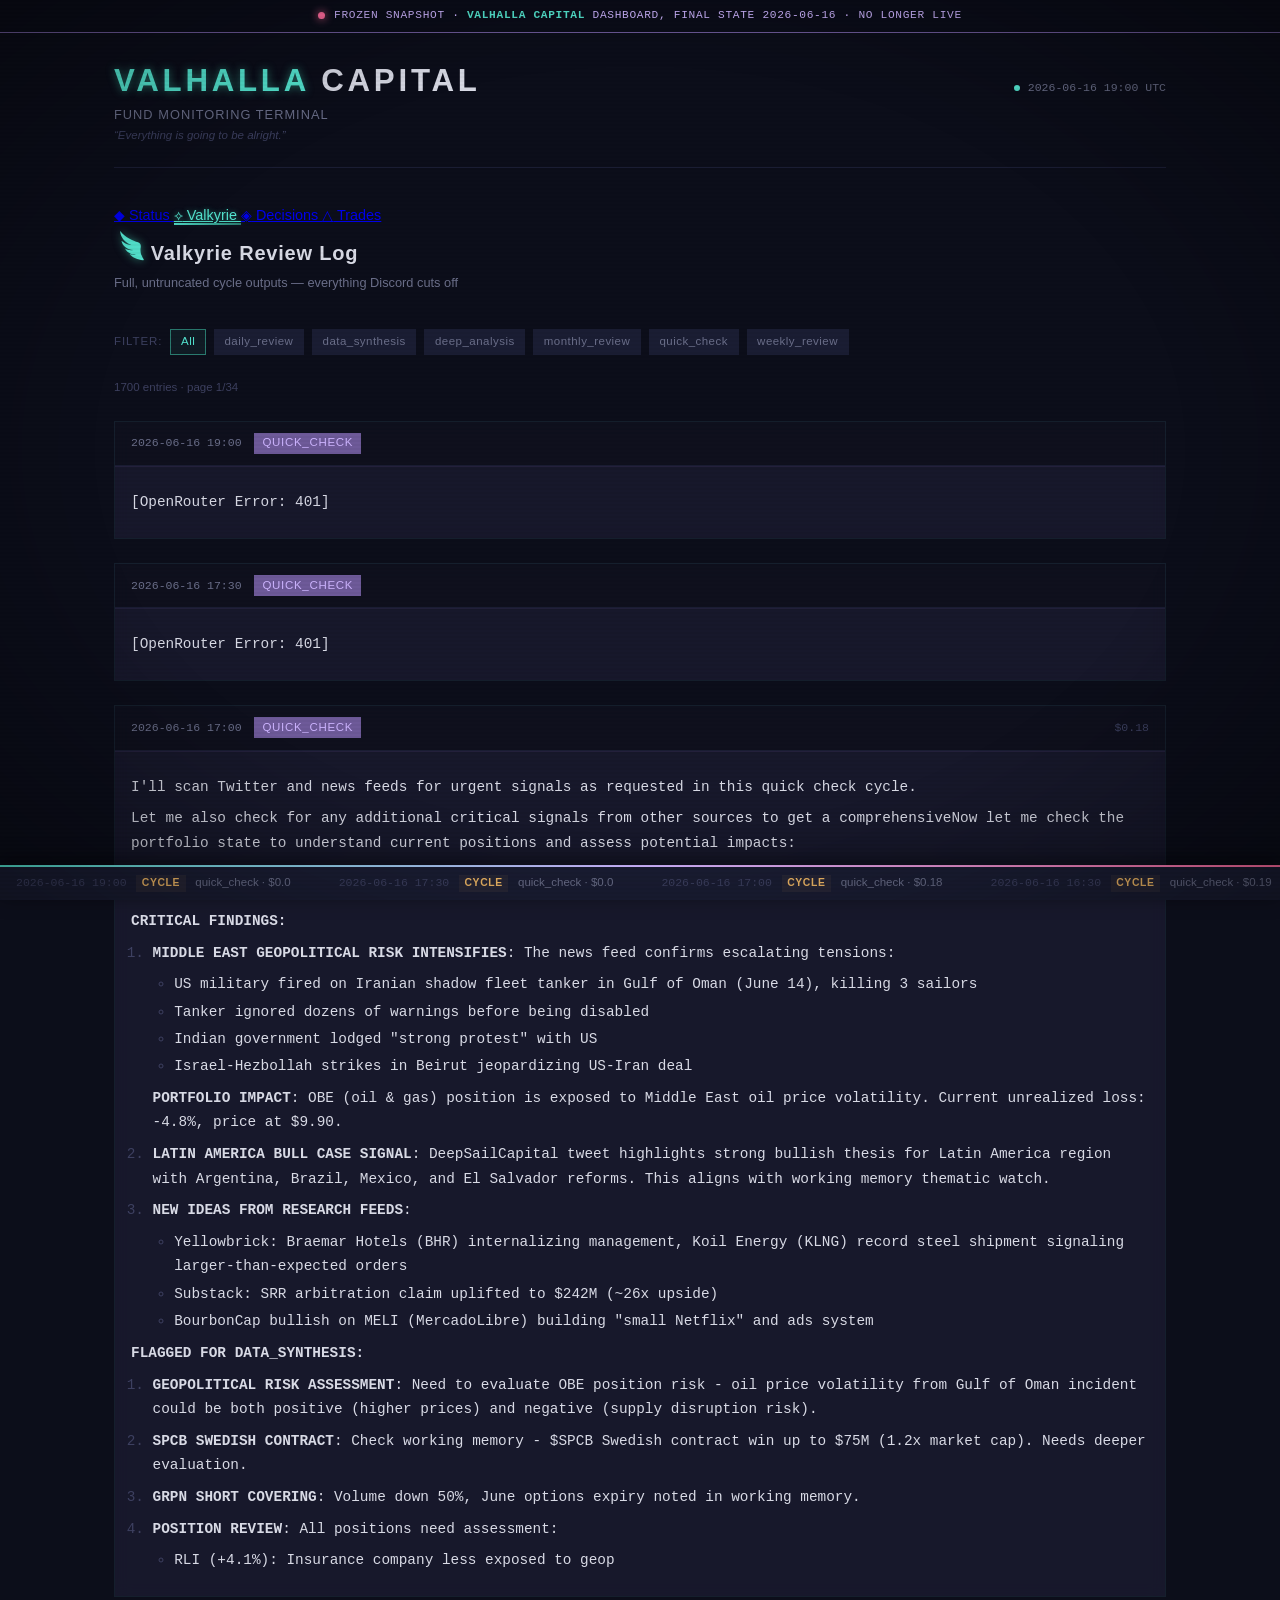
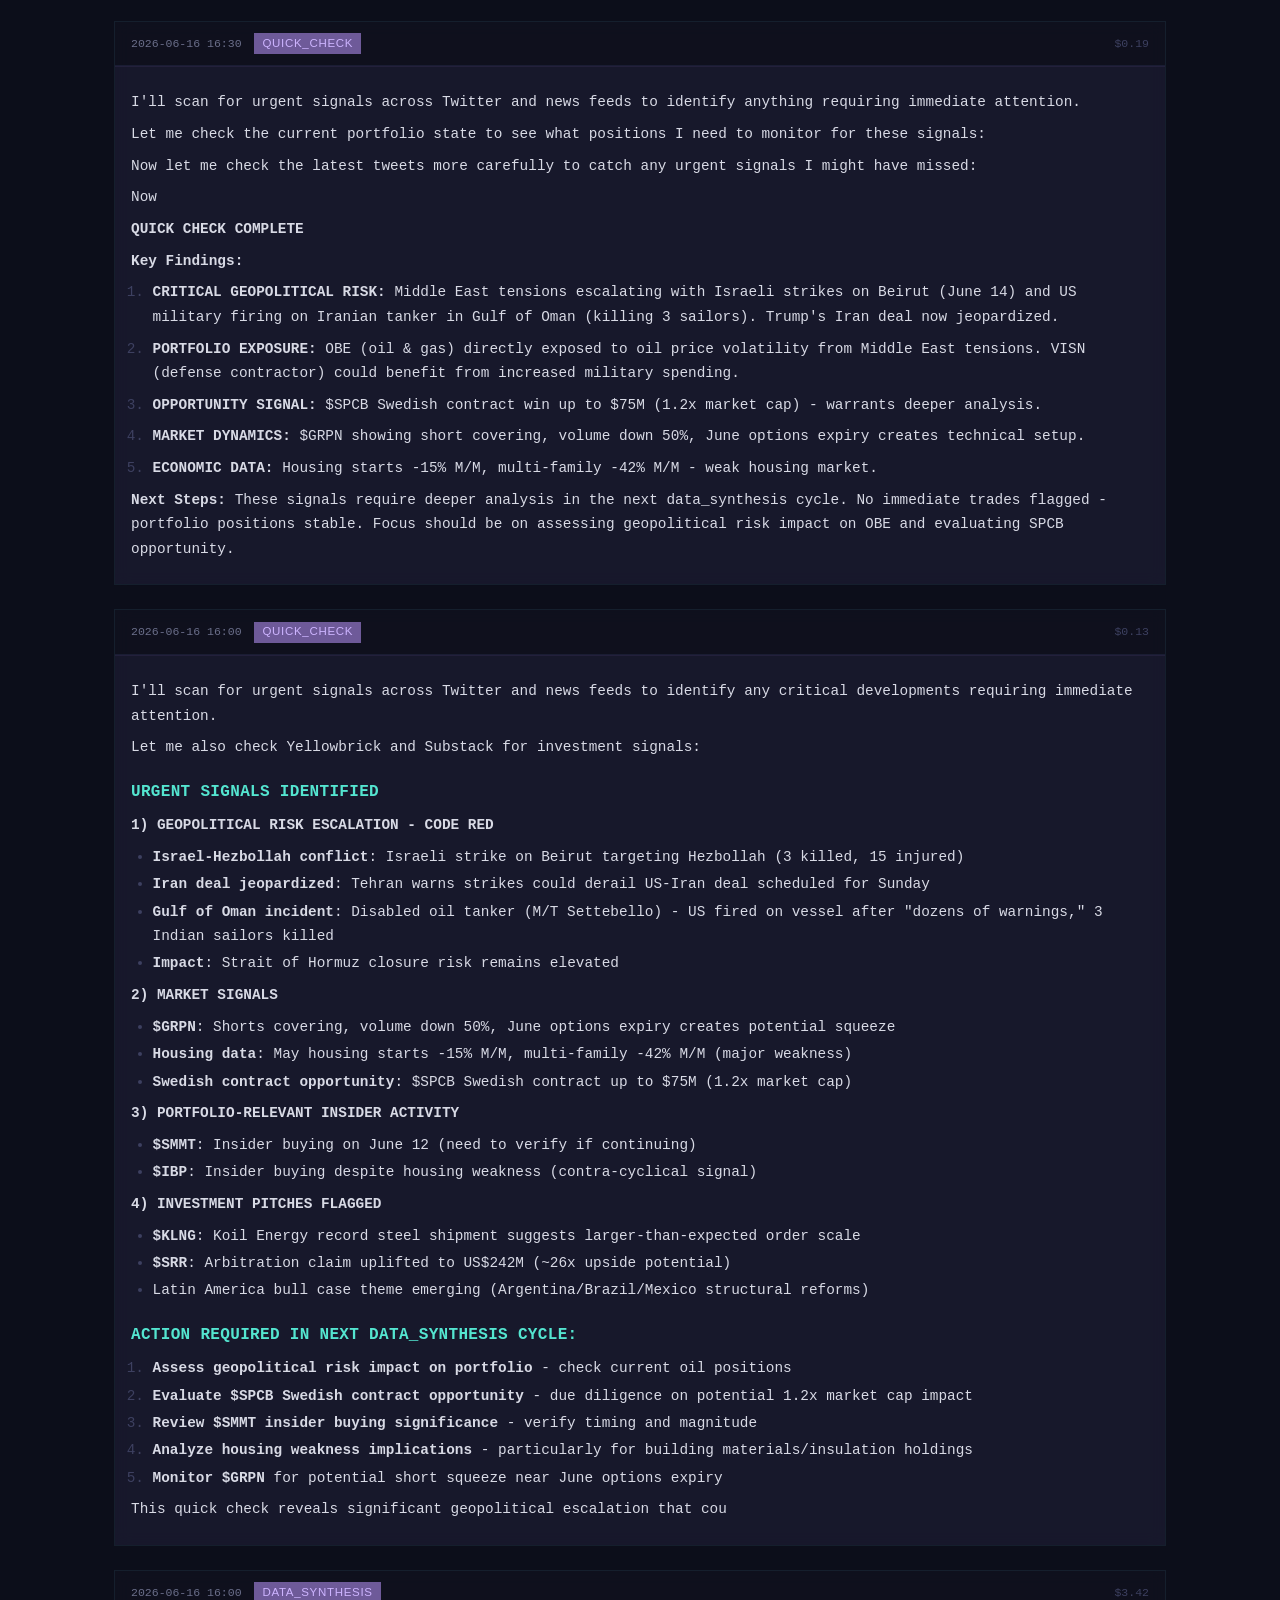
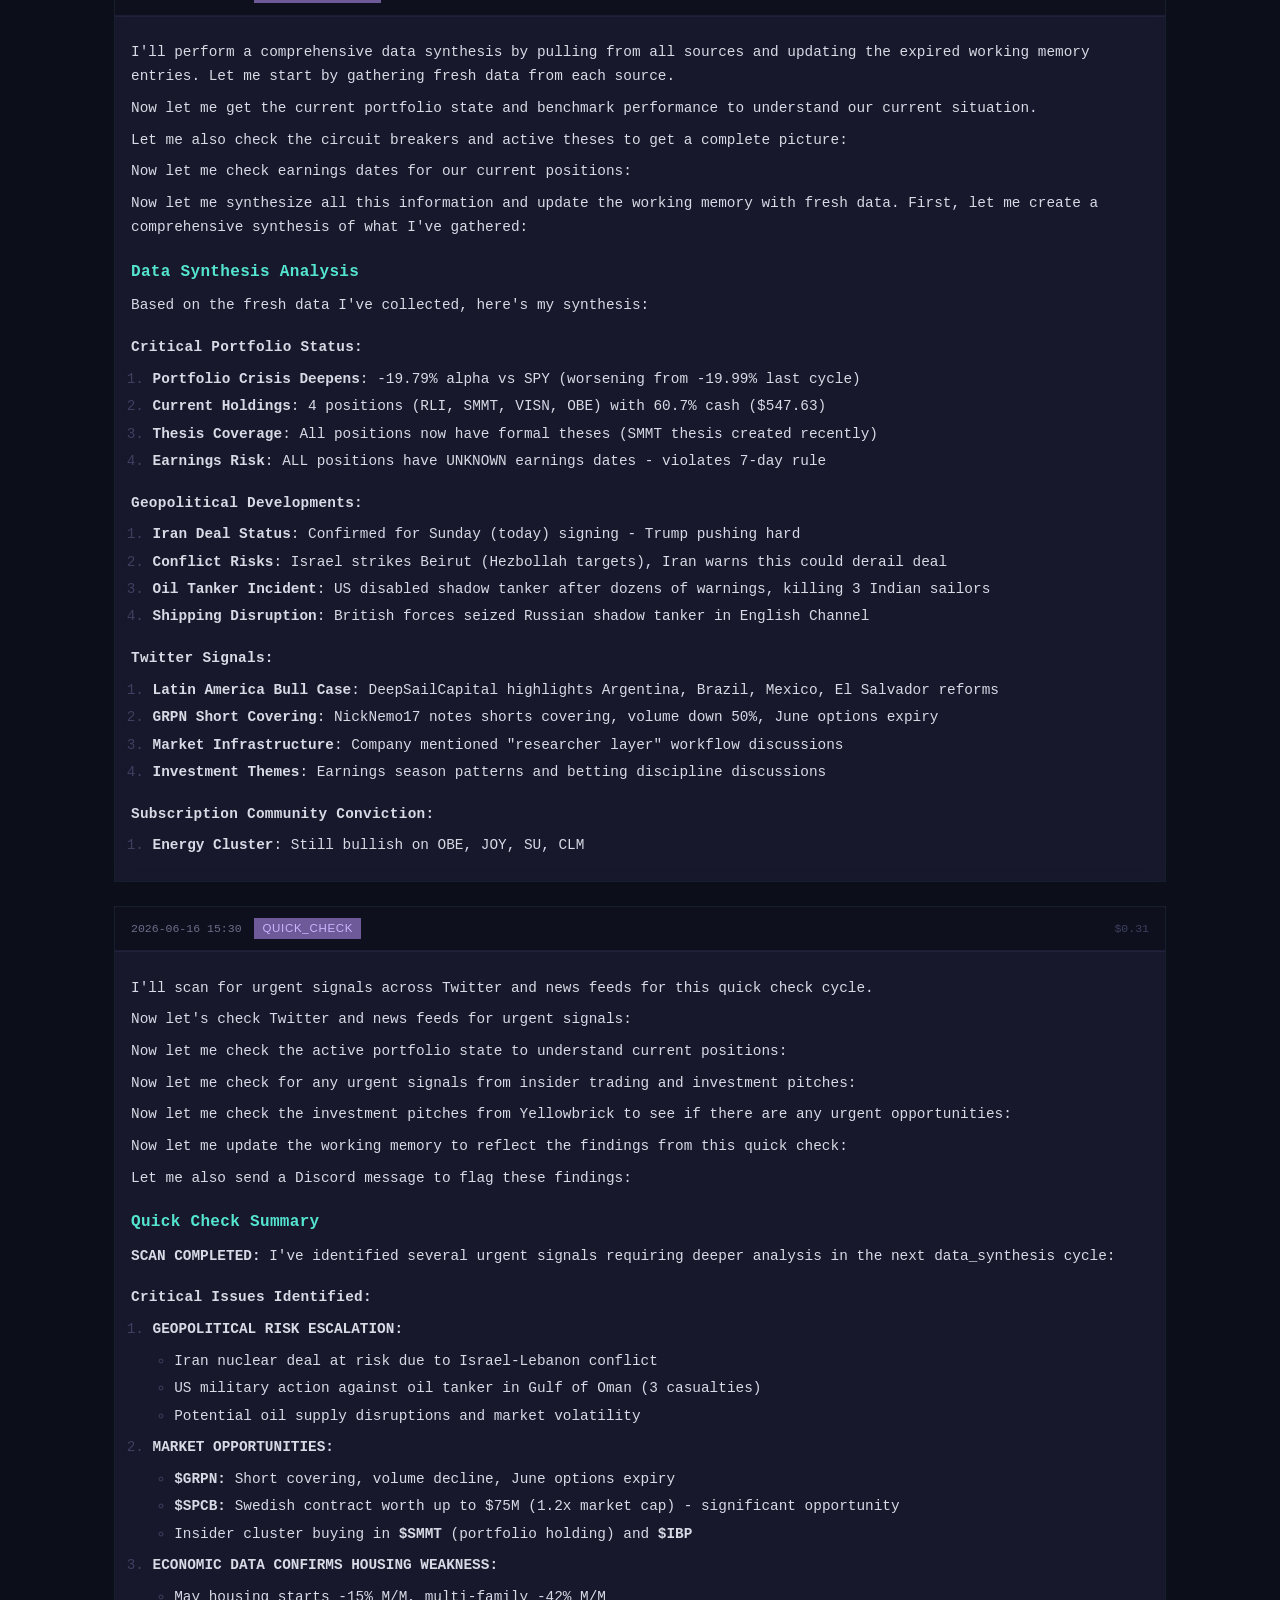
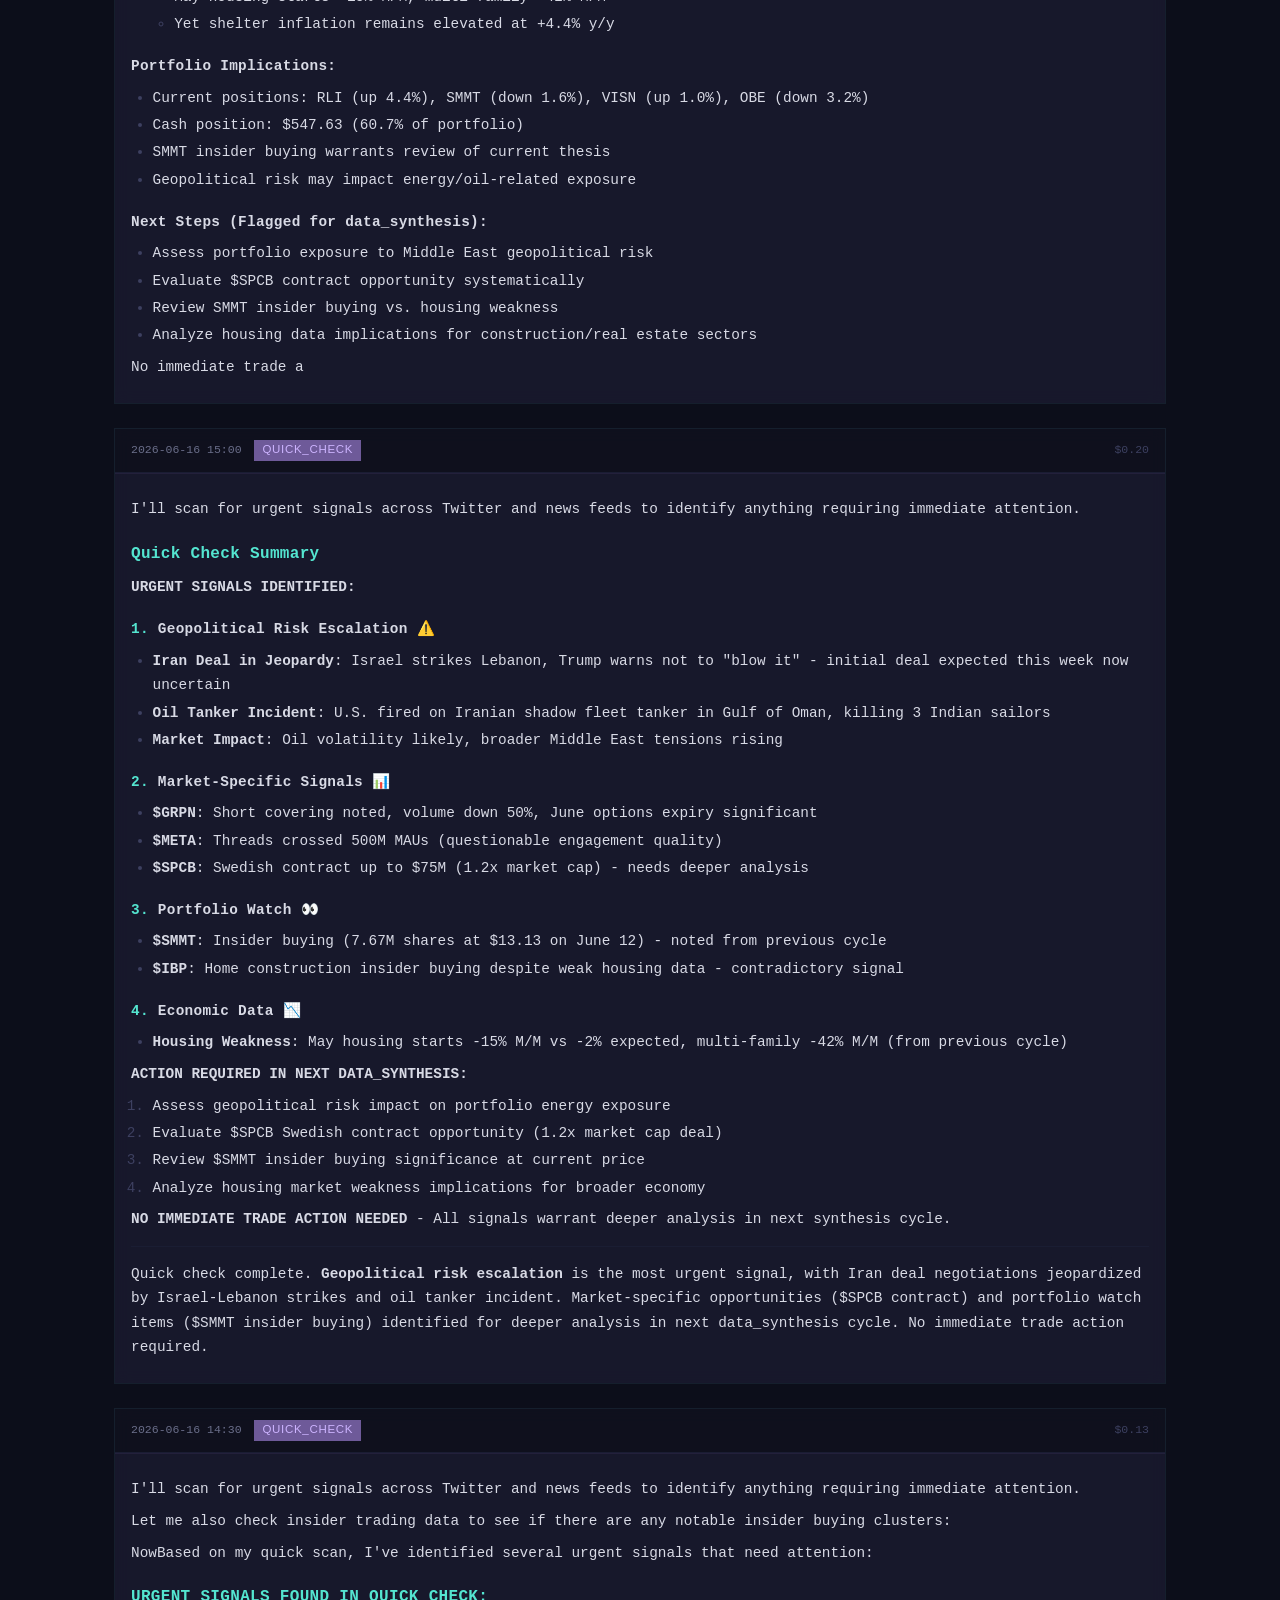
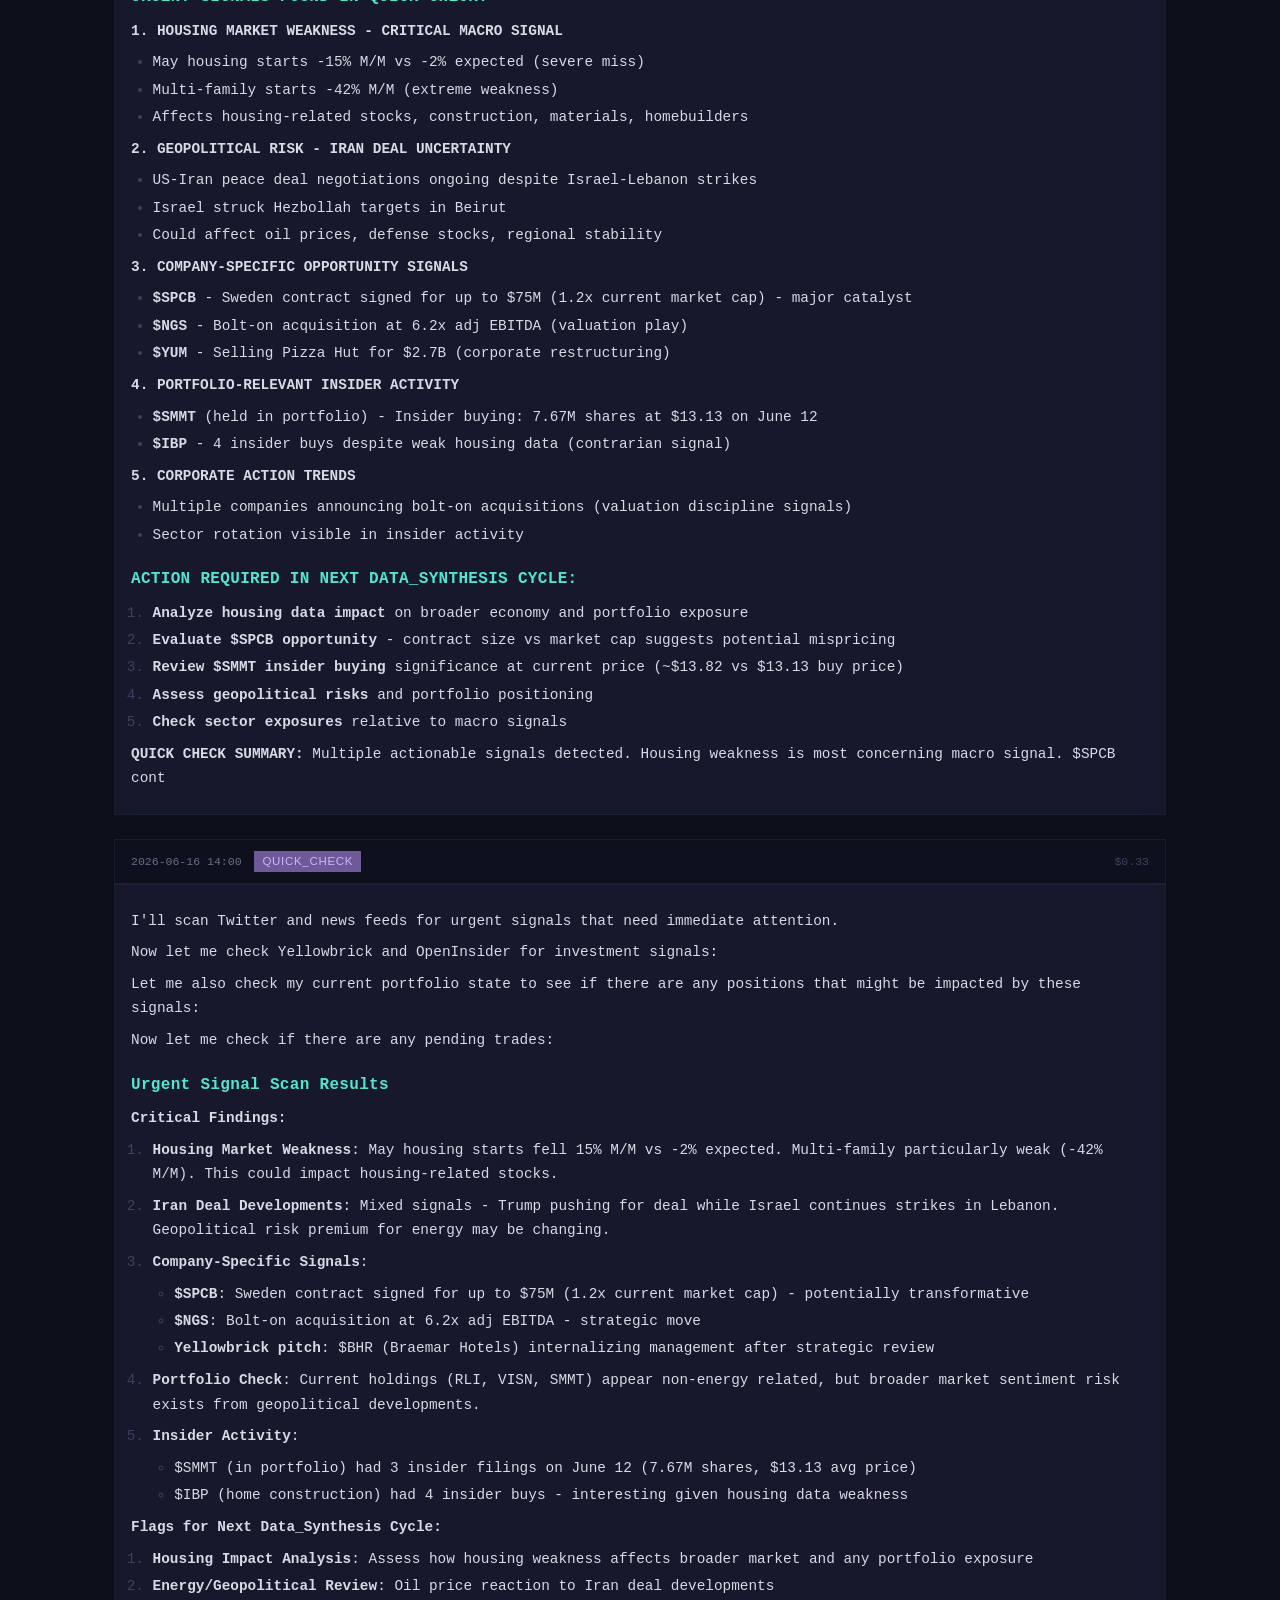
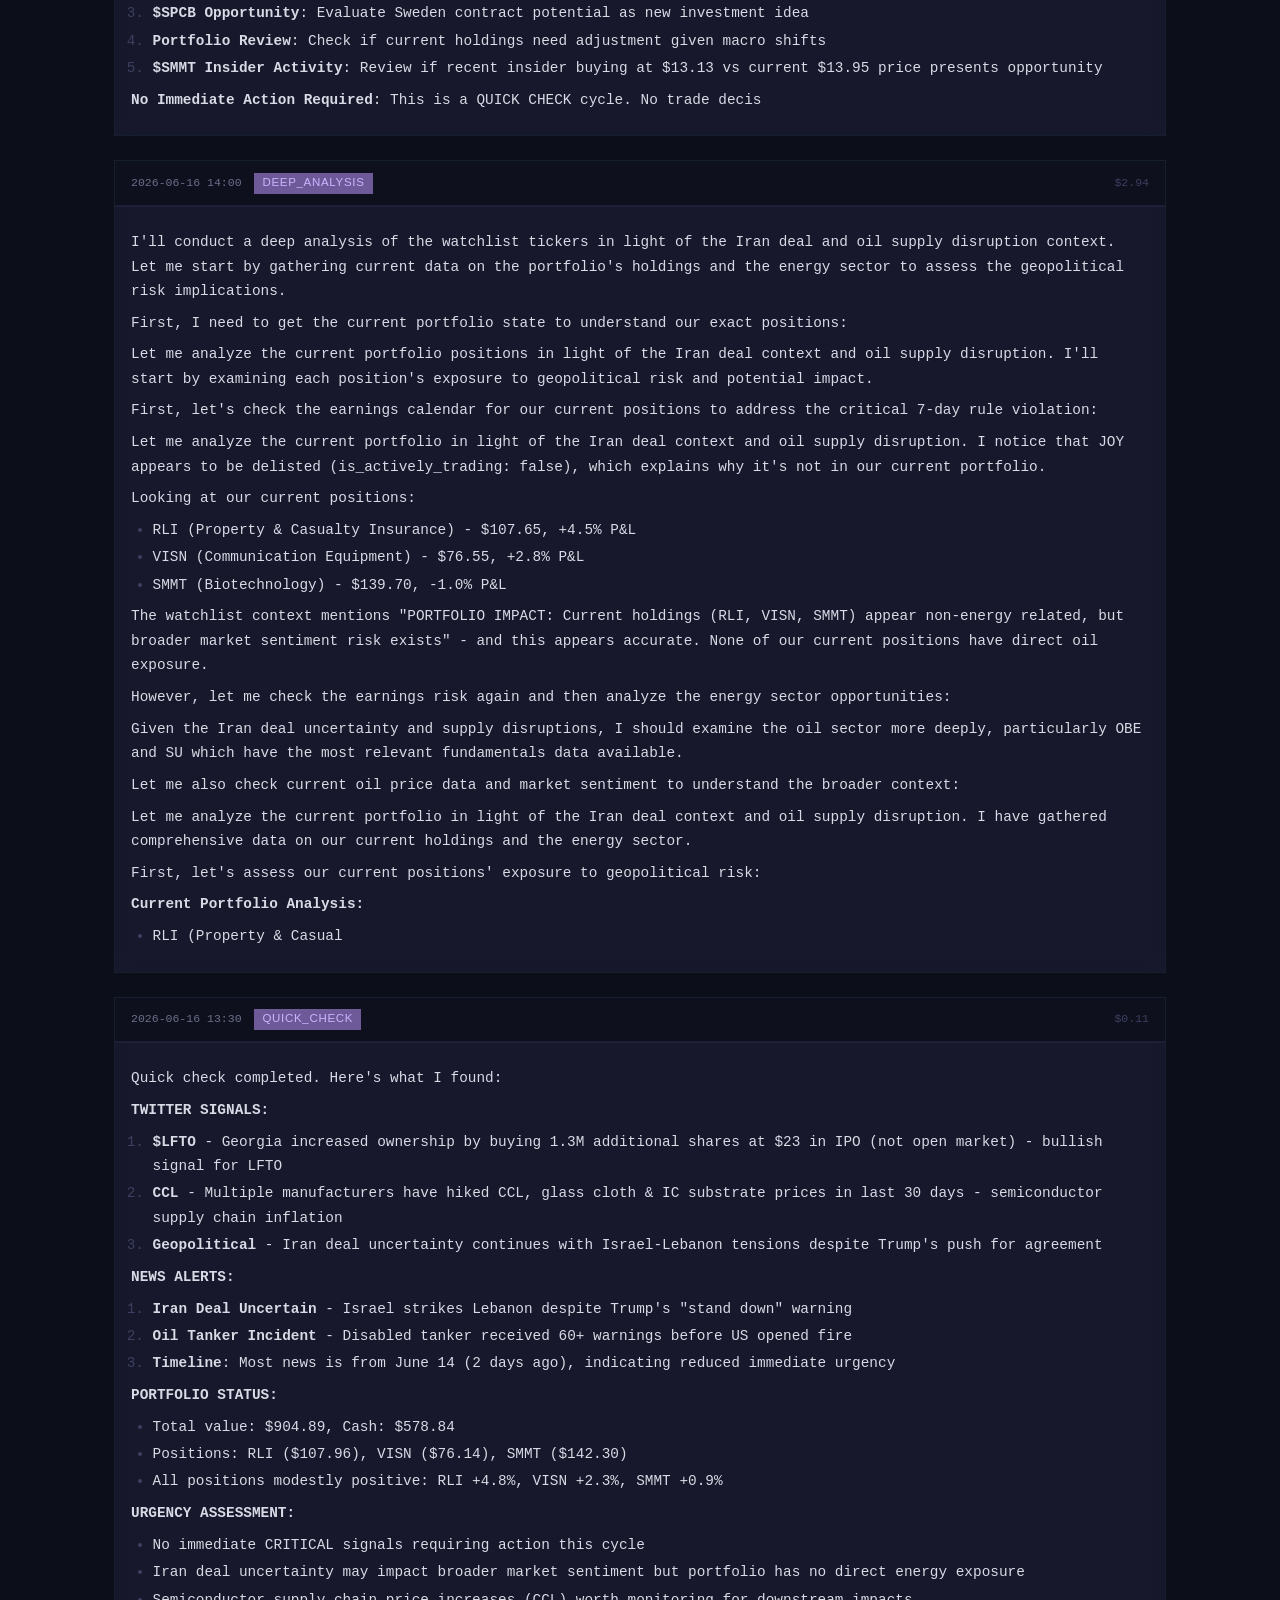
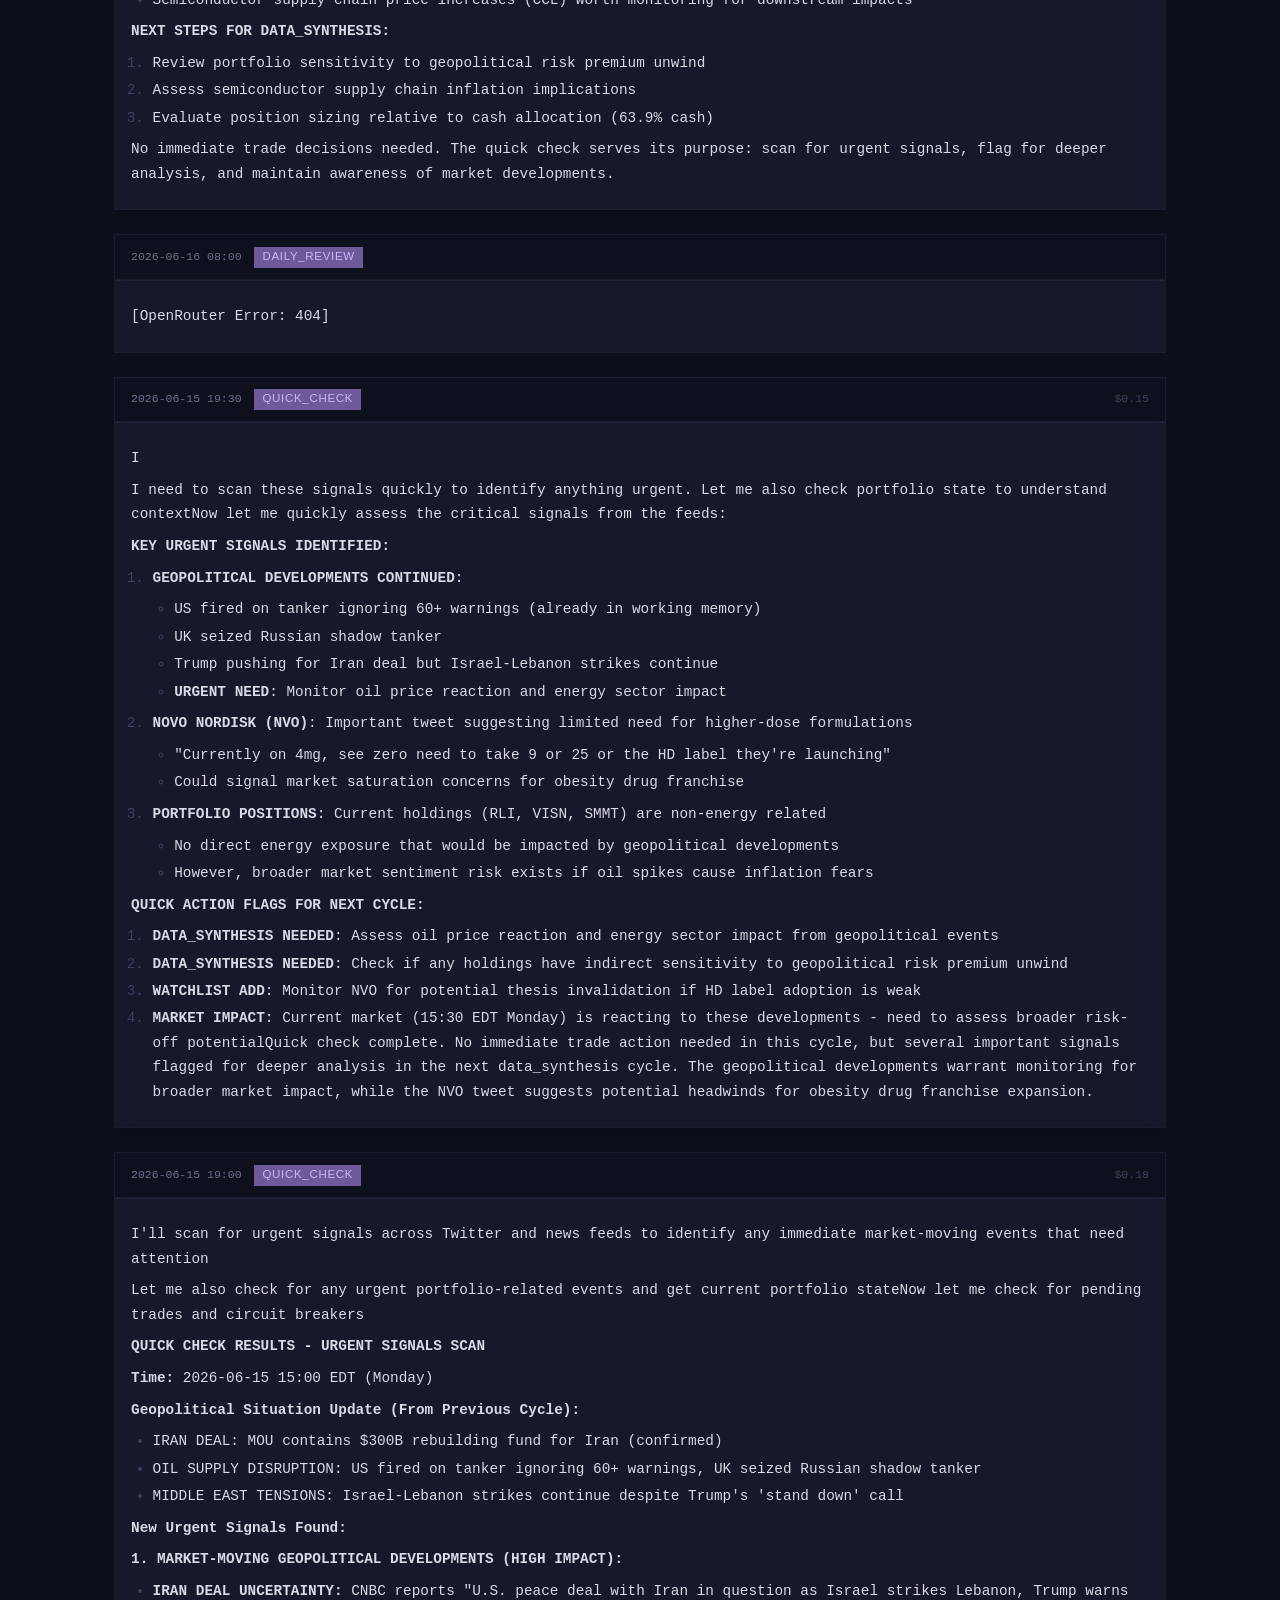
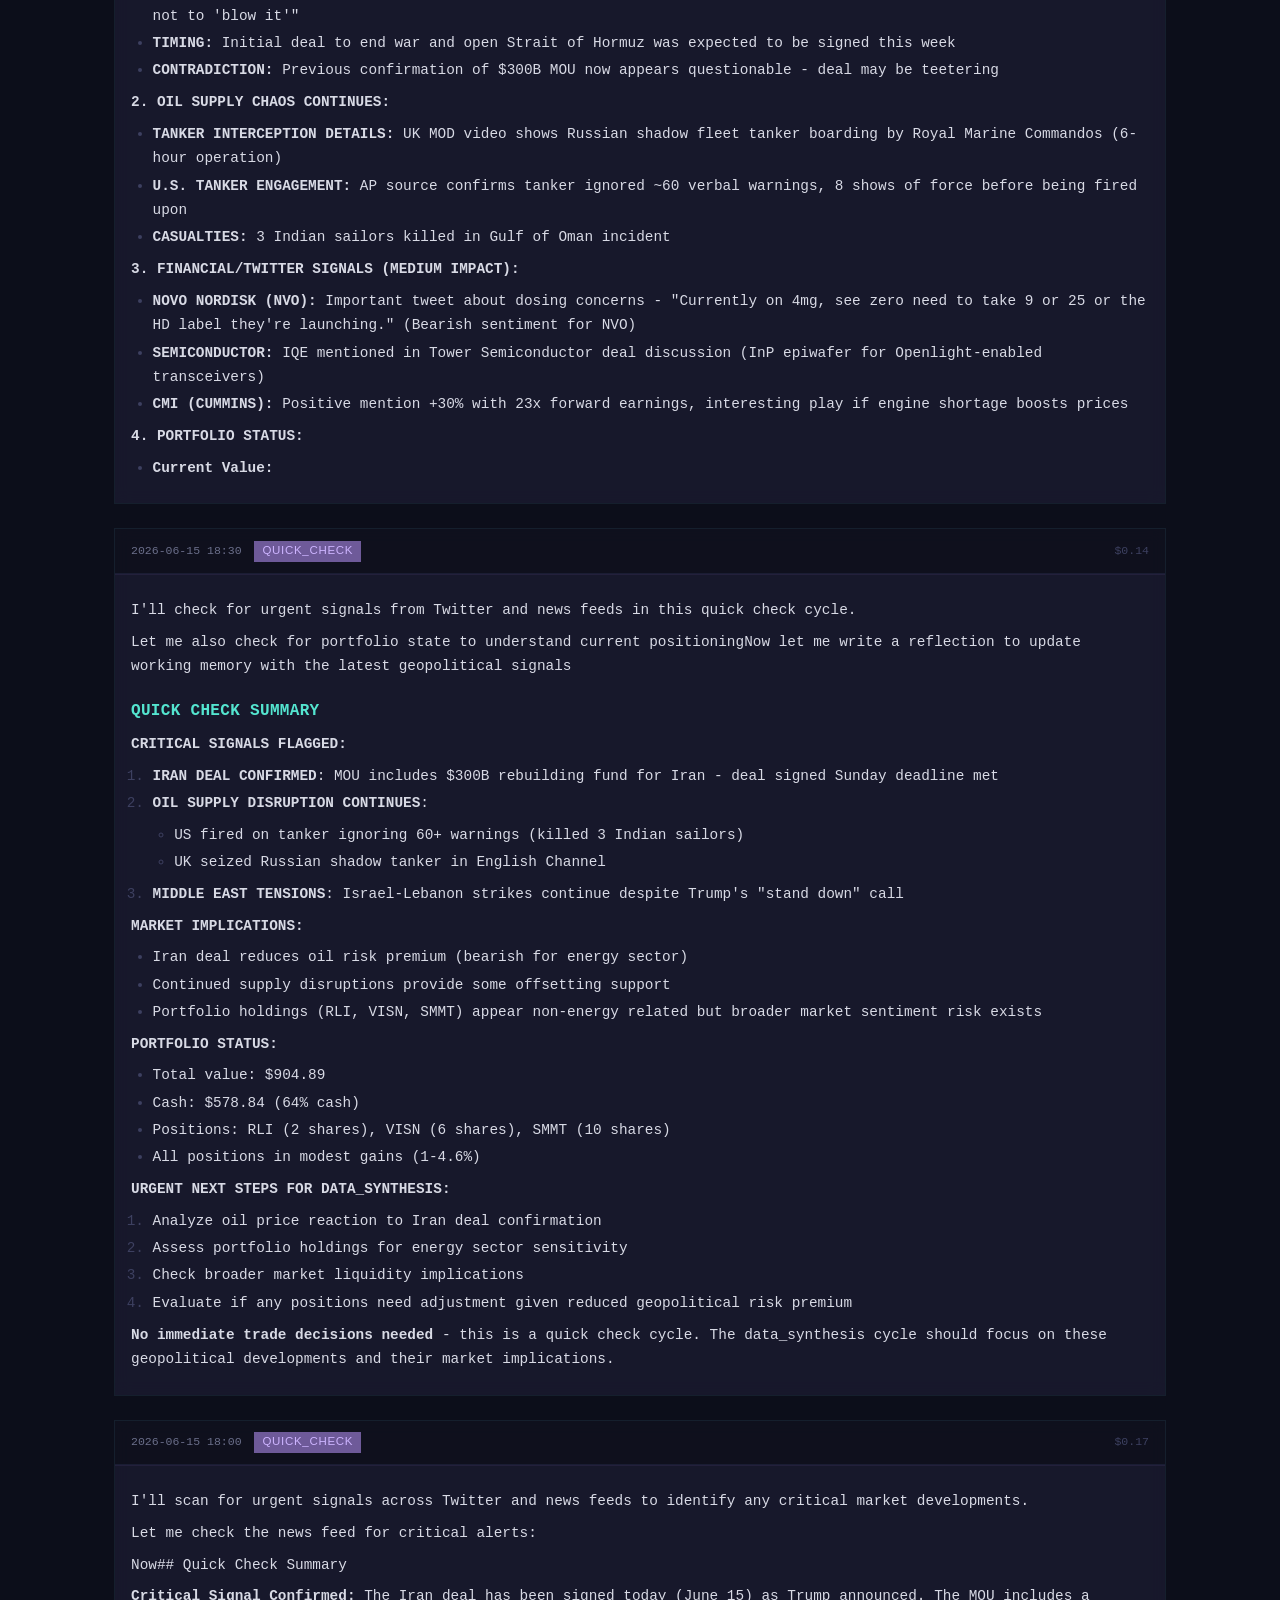
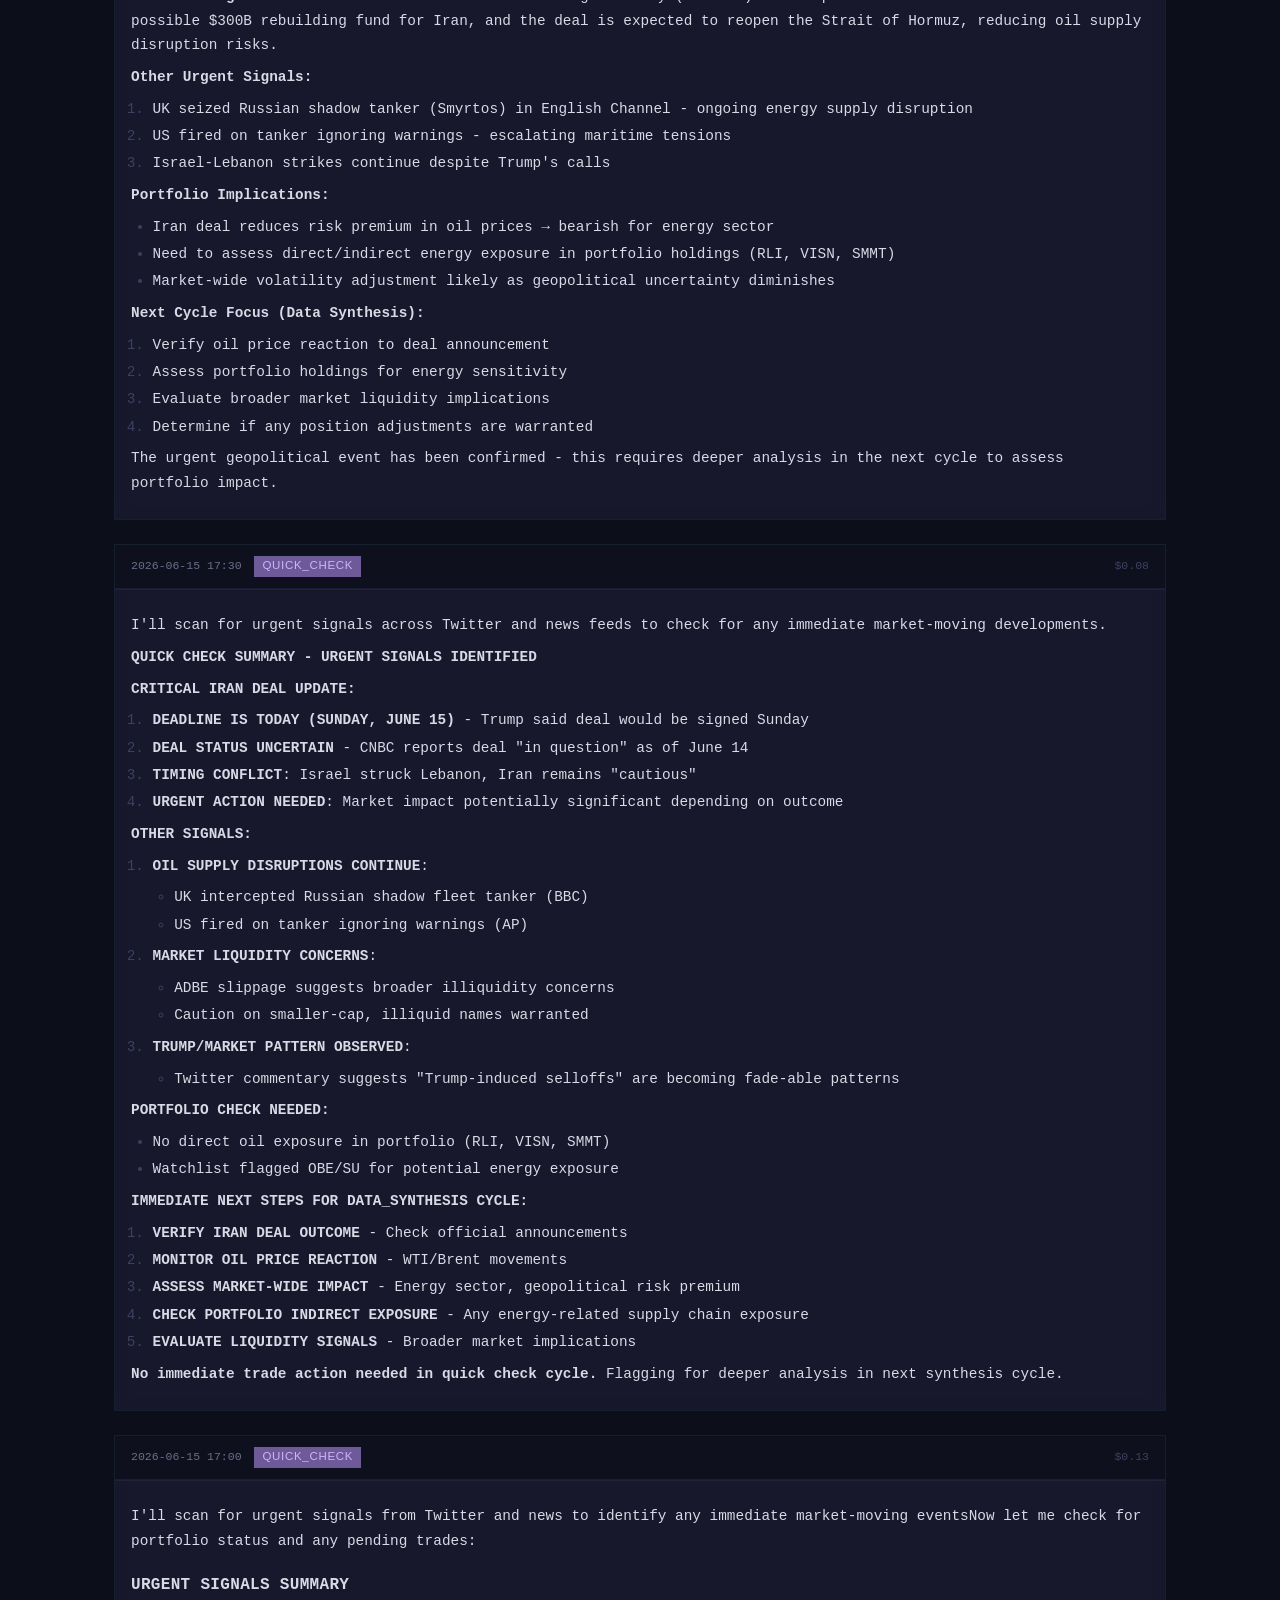
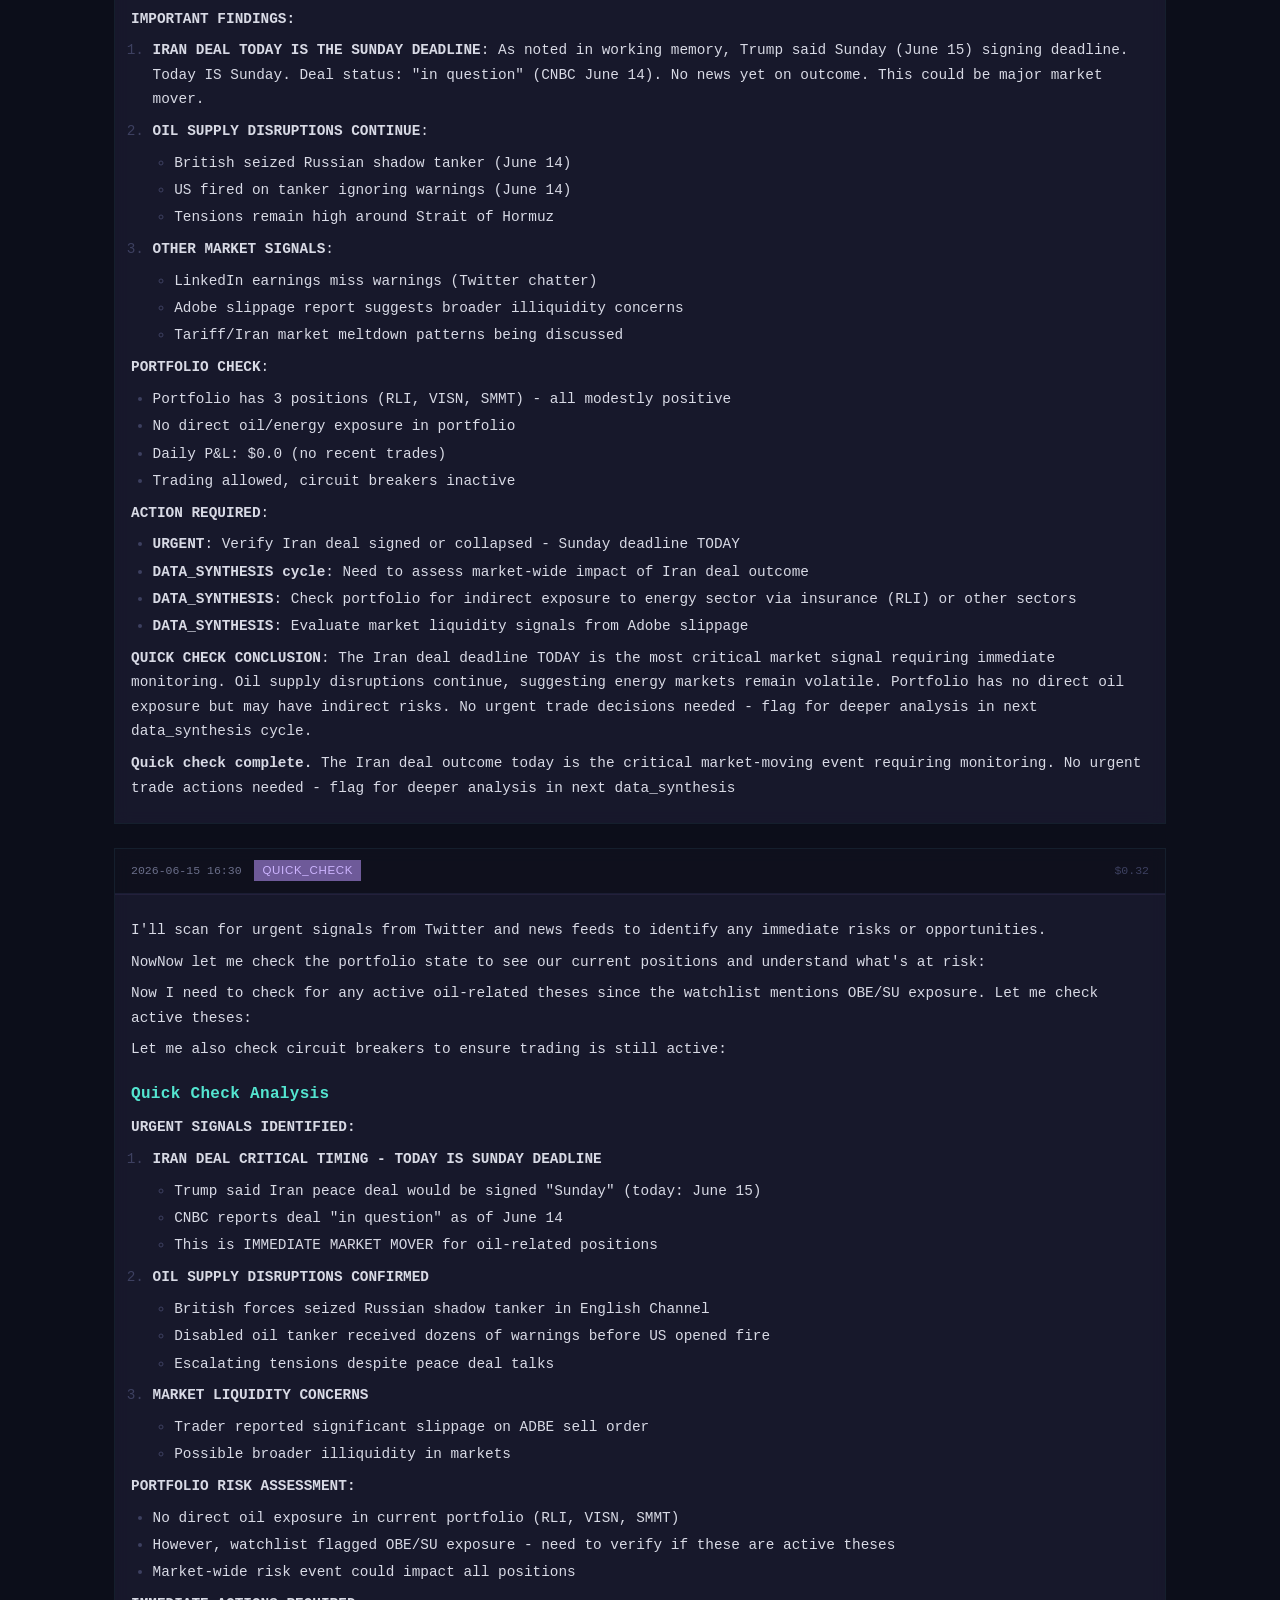
<file: live-snapshot/valkyrie.html>
<!DOCTYPE html>
<html lang="en">
<head>
    <meta charset="utf-8">
    <meta name="viewport" content="width=device-width, initial-scale=1">
    <title>Valhalla Capital — Valkyrie</title>
    <link rel="icon" href="static/favicon.svg" type="image/svg+xml">
    <link rel="stylesheet" href="static/style.css">
    <script src="static/vendor/htmx-2.0.4.min.js" defer></script>
    <script src="static/app.js" defer></script>
    <meta name="htmx-config" content='{"defaultSwapStyle":"innerHTML"}'>
</head>
<body>
    <div class="frozen-ribbon"><span class="frozen-ribbon__dot"></span><span>Frozen snapshot · <strong>Valhalla Capital</strong> dashboard, final state 2026-06-16 · no longer live</span></div>
    <div class="shell">

        <header class="header">
            <div>
                <h1 class="header__title"><span>Valhalla</span> Capital</h1>
                <p class="header__subtitle">fund monitoring terminal</p>
                <p class="header__quote">“Everything is going to be alright.”</p>
            </div>
            <div class="header__meta">
                
                <span class="pulse"></span>
                <span id="clock" class="mono"></span>
            </div>
        </header>

        <nav class="nav">
            <a href="index.html"
               class="nav__item ">
                <span class="nav__icon">◆</span>
                Status
            </a>
            <a href="valkyrie.html"
               class="nav__item nav__item--active">
                <span class="nav__icon">⟡</span>
                Valkyrie
            </a>
            <a href="decisions.html"
               class="nav__item ">
                <span class="nav__icon">◈</span>
                Decisions
            </a>
            <a href="trades.html"
               class="nav__item ">
                <span class="nav__icon">△</span>
                Trades
            </a>
        </nav>

        <main>

<div class="page-header">
    <h2 class="page-header__title">
        <svg class="valkyrie-sigil" viewBox="-5 -10 110 110" xmlns="http://www.w3.org/2000/svg">
            <path d="m47.91 48s-16.66-0.75-29.84-13.16c0 0.058594 2.2188 24.551 35.441 28.262-8.4414 1.7578-17.234 0.26563-24.621-4.1797l0.17188 0.30078c1.5508 2.6211 11.398 19 33.211 17.102 0 0-8.4297 3.8086-19.551-0.57812 8.4258 11.633 25.547 16.812 40.605 19.254 0.89453 0.14062 1.7891-0.26172 2.2734-1.0273 0.48438-0.76562 0.46875-1.7461-0.042968-2.4922-4.7109-6.7305-12.34-20.789-8.7305-37.68 1.2617-6.168-2.3359-12.293-8.3398-14.191-14.938-4.8477-40.047-15.348-54.488-34.609v3.2812c0.60156 6.9102 5.8516 29.41 33.91 39.719z" fill="currentColor"/>
        </svg>
        Valkyrie Review Log
    </h2>
    <p class="page-header__desc">Full, untruncated cycle outputs — everything Discord cuts off</p>
</div>


<div class="filters">
    <span class="filters__label">Filter:</span>
    <span class="filters__tag filters__tag--active">All</span>
    <span class="filters__tag ">daily_review</span>
    <span class="filters__tag ">data_synthesis</span>
    <span class="filters__tag ">deep_analysis</span>
    <span class="filters__tag ">monthly_review</span>
    <span class="filters__tag ">quick_check</span>
    <span class="filters__tag ">weekly_review</span>
</div>

<div id="valkyrie-content">

<p class="results-meta">1700 entries · page 1/34</p>

<article class="log-entry">
    <div class="log-entry__header">
        <div class="log-entry__meta">
            <span class="log-entry__timestamp">2026-06-16 19:00</span>
            <span class="log-entry__tag">quick_check</span>
        </div>
    </div>
    <div class="log-entry__body log-entry__body--md log-entry__body--valkyrie">
        <p>[OpenRouter Error: 401]</p>

    </div>
</article>
<article class="log-entry">
    <div class="log-entry__header">
        <div class="log-entry__meta">
            <span class="log-entry__timestamp">2026-06-16 17:30</span>
            <span class="log-entry__tag">quick_check</span>
        </div>
    </div>
    <div class="log-entry__body log-entry__body--md log-entry__body--valkyrie">
        <p>[OpenRouter Error: 401]</p>

    </div>
</article>
<article class="log-entry">
    <div class="log-entry__header">
        <div class="log-entry__meta">
            <span class="log-entry__timestamp">2026-06-16 17:00</span>
            <span class="log-entry__tag">quick_check</span>
        </div>
        <span class="log-entry__cost">$0.18</span>
    </div>
    <div class="log-entry__body log-entry__body--md log-entry__body--valkyrie">
        <p>I'll scan Twitter and news feeds for urgent signals as requested in this quick check cycle.</p>
<p>Let me also check for any additional critical signals from other sources to get a comprehensiveNow let me check the portfolio state to understand current positions and assess potential impacts:</p>
<h2>QUICK CHECK ANALYSIS</h2>
<p><strong>CRITICAL FINDINGS:</strong></p>
<ol>
<li><p><strong>MIDDLE EAST GEOPOLITICAL RISK INTENSIFIES</strong>: The news feed confirms escalating tensions:</p>
<ul>
<li>US military fired on Iranian shadow fleet tanker in Gulf of Oman (June 14), killing 3 sailors</li>
<li>Tanker ignored dozens of warnings before being disabled</li>
<li>Indian government lodged &quot;strong protest&quot; with US</li>
<li>Israel-Hezbollah strikes in Beirut jeopardizing US-Iran deal</li>
</ul>
<p><strong>PORTFOLIO IMPACT</strong>: OBE (oil &amp; gas) position is exposed to Middle East oil price volatility. Current unrealized loss: -4.8%, price at $9.90.</p>
</li>
<li><p><strong>LATIN AMERICA BULL CASE SIGNAL</strong>: DeepSailCapital tweet highlights strong bullish thesis for Latin America region with Argentina, Brazil, Mexico, and El Salvador reforms. This aligns with working memory thematic watch.</p>
</li>
<li><p><strong>NEW IDEAS FROM RESEARCH FEEDS</strong>:</p>
<ul>
<li>Yellowbrick: Braemar Hotels (BHR) internalizing management, Koil Energy (KLNG) record steel shipment signaling larger-than-expected orders</li>
<li>Substack: SRR arbitration claim uplifted to $242M (~26x upside)</li>
<li>BourbonCap bullish on MELI (MercadoLibre) building &quot;small Netflix&quot; and ads system</li>
</ul>
</li>
</ol>
<p><strong>FLAGGED FOR DATA_SYNTHESIS:</strong></p>
<ol>
<li><p><strong>GEOPOLITICAL RISK ASSESSMENT</strong>: Need to evaluate OBE position risk - oil price volatility from Gulf of Oman incident could be both positive (higher prices) and negative (supply disruption risk).</p>
</li>
<li><p><strong>SPCB SWEDISH CONTRACT</strong>: Check working memory - $SPCB Swedish contract win up to $75M (1.2x market cap). Needs deeper evaluation.</p>
</li>
<li><p><strong>GRPN SHORT COVERING</strong>: Volume down 50%, June options expiry noted in working memory.</p>
</li>
<li><p><strong>POSITION REVIEW</strong>: All positions need assessment:</p>
<ul>
<li>RLI (+4.1%): Insurance company less exposed to geop</li>
</ul>
</li>
</ol>

    </div>
</article>
<article class="log-entry">
    <div class="log-entry__header">
        <div class="log-entry__meta">
            <span class="log-entry__timestamp">2026-06-16 16:30</span>
            <span class="log-entry__tag">quick_check</span>
        </div>
        <span class="log-entry__cost">$0.19</span>
    </div>
    <div class="log-entry__body log-entry__body--md log-entry__body--valkyrie">
        <p>I'll scan for urgent signals across Twitter and news feeds to identify anything requiring immediate attention.</p>
<p>Let me check the current portfolio state to see what positions I need to monitor for these signals:</p>
<p>Now let me check the latest tweets more carefully to catch any urgent signals I might have missed:</p>
<p>Now</p>
<p><strong>QUICK CHECK COMPLETE</strong></p>
<p><strong>Key Findings:</strong></p>
<ol>
<li><p><strong>CRITICAL GEOPOLITICAL RISK:</strong> Middle East tensions escalating with Israeli strikes on Beirut (June 14) and US military firing on Iranian tanker in Gulf of Oman (killing 3 sailors). Trump's Iran deal now jeopardized.</p>
</li>
<li><p><strong>PORTFOLIO EXPOSURE:</strong> OBE (oil &amp; gas) directly exposed to oil price volatility from Middle East tensions. VISN (defense contractor) could benefit from increased military spending.</p>
</li>
<li><p><strong>OPPORTUNITY SIGNAL:</strong> $SPCB Swedish contract win up to $75M (1.2x market cap) - warrants deeper analysis.</p>
</li>
<li><p><strong>MARKET DYNAMICS:</strong> $GRPN showing short covering, volume down 50%, June options expiry creates technical setup.</p>
</li>
<li><p><strong>ECONOMIC DATA:</strong> Housing starts -15% M/M, multi-family -42% M/M - weak housing market.</p>
</li>
</ol>
<p><strong>Next Steps:</strong> These signals require deeper analysis in the next data_synthesis cycle. No immediate trades flagged - portfolio positions stable. Focus should be on assessing geopolitical risk impact on OBE and evaluating SPCB opportunity.</p>

    </div>
</article>
<article class="log-entry">
    <div class="log-entry__header">
        <div class="log-entry__meta">
            <span class="log-entry__timestamp">2026-06-16 16:00</span>
            <span class="log-entry__tag">quick_check</span>
        </div>
        <span class="log-entry__cost">$0.13</span>
    </div>
    <div class="log-entry__body log-entry__body--md log-entry__body--valkyrie">
        <p>I'll scan for urgent signals across Twitter and news feeds to identify any critical developments requiring immediate attention.</p>
<p>Let me also check Yellowbrick and Substack for investment signals:</p>
<h2>URGENT SIGNALS IDENTIFIED</h2>
<p><strong>1) GEOPOLITICAL RISK ESCALATION - CODE RED</strong></p>
<ul>
<li><strong>Israel-Hezbollah conflict</strong>: Israeli strike on Beirut targeting Hezbollah (3 killed, 15 injured)</li>
<li><strong>Iran deal jeopardized</strong>: Tehran warns strikes could derail US-Iran deal scheduled for Sunday</li>
<li><strong>Gulf of Oman incident</strong>: Disabled oil tanker (M/T Settebello) - US fired on vessel after &quot;dozens of warnings,&quot; 3 Indian sailors killed</li>
<li><strong>Impact</strong>: Strait of Hormuz closure risk remains elevated</li>
</ul>
<p><strong>2) MARKET SIGNALS</strong></p>
<ul>
<li><strong>$GRPN</strong>: Shorts covering, volume down 50%, June options expiry creates potential squeeze</li>
<li><strong>Housing data</strong>: May housing starts -15% M/M, multi-family -42% M/M (major weakness)</li>
<li><strong>Swedish contract opportunity</strong>: $SPCB Swedish contract up to $75M (1.2x market cap)</li>
</ul>
<p><strong>3) PORTFOLIO-RELEVANT INSIDER ACTIVITY</strong></p>
<ul>
<li><strong>$SMMT</strong>: Insider buying on June 12 (need to verify if continuing)</li>
<li><strong>$IBP</strong>: Insider buying despite housing weakness (contra-cyclical signal)</li>
</ul>
<p><strong>4) INVESTMENT PITCHES FLAGGED</strong></p>
<ul>
<li><strong>$KLNG</strong>: Koil Energy record steel shipment suggests larger-than-expected order scale</li>
<li><strong>$SRR</strong>: Arbitration claim uplifted to US$242M (~26x upside potential)</li>
<li>Latin America bull case theme emerging (Argentina/Brazil/Mexico structural reforms)</li>
</ul>
<h2>ACTION REQUIRED IN NEXT DATA_SYNTHESIS CYCLE:</h2>
<ol>
<li><strong>Assess geopolitical risk impact on portfolio</strong> - check current oil positions</li>
<li><strong>Evaluate $SPCB Swedish contract opportunity</strong> - due diligence on potential 1.2x market cap impact</li>
<li><strong>Review $SMMT insider buying significance</strong> - verify timing and magnitude</li>
<li><strong>Analyze housing weakness implications</strong> - particularly for building materials/insulation holdings</li>
<li><strong>Monitor $GRPN</strong> for potential short squeeze near June options expiry</li>
</ol>
<p>This quick check reveals significant geopolitical escalation that cou</p>

    </div>
</article>
<article class="log-entry">
    <div class="log-entry__header">
        <div class="log-entry__meta">
            <span class="log-entry__timestamp">2026-06-16 16:00</span>
            <span class="log-entry__tag">data_synthesis</span>
        </div>
        <span class="log-entry__cost">$3.42</span>
    </div>
    <div class="log-entry__body log-entry__body--md log-entry__body--valkyrie">
        <p>I'll perform a comprehensive data synthesis by pulling from all sources and updating the expired working memory entries. Let me start by gathering fresh data from each source.</p>
<p>Now let me get the current portfolio state and benchmark performance to understand our current situation.</p>
<p>Let me also check the circuit breakers and active theses to get a complete picture:</p>
<p>Now let me check earnings dates for our current positions:</p>
<p>Now let me synthesize all this information and update the working memory with fresh data. First, let me create a comprehensive synthesis of what I've gathered:</p>
<h2>Data Synthesis Analysis</h2>
<p>Based on the fresh data I've collected, here's my synthesis:</p>
<h3><strong>Critical Portfolio Status:</strong></h3>
<ol>
<li><strong>Portfolio Crisis Deepens</strong>: -19.79% alpha vs SPY (worsening from -19.99% last cycle)</li>
<li><strong>Current Holdings</strong>: 4 positions (RLI, SMMT, VISN, OBE) with 60.7% cash ($547.63)</li>
<li><strong>Thesis Coverage</strong>: All positions now have formal theses (SMMT thesis created recently)</li>
<li><strong>Earnings Risk</strong>: ALL positions have UNKNOWN earnings dates - violates 7-day rule</li>
</ol>
<h3><strong>Geopolitical Developments:</strong></h3>
<ol>
<li><strong>Iran Deal Status</strong>: Confirmed for Sunday (today) signing - Trump pushing hard</li>
<li><strong>Conflict Risks</strong>: Israel strikes Beirut (Hezbollah targets), Iran warns this could derail deal</li>
<li><strong>Oil Tanker Incident</strong>: US disabled shadow tanker after dozens of warnings, killing 3 Indian sailors</li>
<li><strong>Shipping Disruption</strong>: British forces seized Russian shadow tanker in English Channel</li>
</ol>
<h3><strong>Twitter Signals:</strong></h3>
<ol>
<li><strong>Latin America Bull Case</strong>: DeepSailCapital highlights Argentina, Brazil, Mexico, El Salvador reforms</li>
<li><strong>GRPN Short Covering</strong>: NickNemo17 notes shorts covering, volume down 50%, June options expiry</li>
<li><strong>Market Infrastructure</strong>: Company mentioned &quot;researcher layer&quot; workflow discussions</li>
<li><strong>Investment Themes</strong>: Earnings season patterns and betting discipline discussions</li>
</ol>
<h3><strong>Subscription Community Conviction:</strong></h3>
<ol>
<li><strong>Energy Cluster</strong>: Still bullish on OBE, JOY, SU, CLM</li>
</ol>

    </div>
</article>
<article class="log-entry">
    <div class="log-entry__header">
        <div class="log-entry__meta">
            <span class="log-entry__timestamp">2026-06-16 15:30</span>
            <span class="log-entry__tag">quick_check</span>
        </div>
        <span class="log-entry__cost">$0.31</span>
    </div>
    <div class="log-entry__body log-entry__body--md log-entry__body--valkyrie">
        <p>I'll scan for urgent signals across Twitter and news feeds for this quick check cycle.</p>
<p>Now let's check Twitter and news feeds for urgent signals:</p>
<p>Now let me check the active portfolio state to understand current positions:</p>
<p>Now let me check for any urgent signals from insider trading and investment pitches:</p>
<p>Now let me check the investment pitches from Yellowbrick to see if there are any urgent opportunities:</p>
<p>Now let me update the working memory to reflect the findings from this quick check:</p>
<p>Let me also send a Discord message to flag these findings:</p>
<h2>Quick Check Summary</h2>
<p><strong>SCAN COMPLETED:</strong> I've identified several urgent signals requiring deeper analysis in the next data_synthesis cycle:</p>
<h3><strong>Critical Issues Identified:</strong></h3>
<ol>
<li><p><strong>GEOPOLITICAL RISK ESCALATION:</strong></p>
<ul>
<li>Iran nuclear deal at risk due to Israel-Lebanon conflict</li>
<li>US military action against oil tanker in Gulf of Oman (3 casualties)</li>
<li>Potential oil supply disruptions and market volatility</li>
</ul>
</li>
<li><p><strong>MARKET OPPORTUNITIES:</strong></p>
<ul>
<li><strong>$GRPN:</strong> Short covering, volume decline, June options expiry</li>
<li><strong>$SPCB:</strong> Swedish contract worth up to $75M (1.2x market cap) - significant opportunity</li>
<li>Insider cluster buying in <strong>$SMMT</strong> (portfolio holding) and <strong>$IBP</strong></li>
</ul>
</li>
<li><p><strong>ECONOMIC DATA CONFIRMS HOUSING WEAKNESS:</strong></p>
<ul>
<li>May housing starts -15% M/M, multi-family -42% M/M</li>
<li>Yet shelter inflation remains elevated at +4.4% y/y</li>
</ul>
</li>
</ol>
<h3><strong>Portfolio Implications:</strong></h3>
<ul>
<li>Current positions: RLI (up 4.4%), SMMT (down 1.6%), VISN (up 1.0%), OBE (down 3.2%)</li>
<li>Cash position: $547.63 (60.7% of portfolio)</li>
<li>SMMT insider buying warrants review of current thesis</li>
<li>Geopolitical risk may impact energy/oil-related exposure</li>
</ul>
<h3><strong>Next Steps (Flagged for data_synthesis):</strong></h3>
<ul>
<li>Assess portfolio exposure to Middle East geopolitical risk</li>
<li>Evaluate $SPCB contract opportunity systematically</li>
<li>Review SMMT insider buying vs. housing weakness</li>
<li>Analyze housing data implications for construction/real estate sectors</li>
</ul>
<p>No immediate trade a</p>

    </div>
</article>
<article class="log-entry">
    <div class="log-entry__header">
        <div class="log-entry__meta">
            <span class="log-entry__timestamp">2026-06-16 15:00</span>
            <span class="log-entry__tag">quick_check</span>
        </div>
        <span class="log-entry__cost">$0.20</span>
    </div>
    <div class="log-entry__body log-entry__body--md log-entry__body--valkyrie">
        <p>I'll scan for urgent signals across Twitter and news feeds to identify anything requiring immediate attention.</p>
<h2>Quick Check Summary</h2>
<p><strong>URGENT SIGNALS IDENTIFIED:</strong></p>
<h3>1. <strong>Geopolitical Risk Escalation</strong> ⚠️</h3>
<ul>
<li><strong>Iran Deal in Jeopardy</strong>: Israel strikes Lebanon, Trump warns not to &quot;blow it&quot; - initial deal expected this week now uncertain</li>
<li><strong>Oil Tanker Incident</strong>: U.S. fired on Iranian shadow fleet tanker in Gulf of Oman, killing 3 Indian sailors</li>
<li><strong>Market Impact</strong>: Oil volatility likely, broader Middle East tensions rising</li>
</ul>
<h3>2. <strong>Market-Specific Signals</strong> 📊</h3>
<ul>
<li><strong>$GRPN</strong>: Short covering noted, volume down 50%, June options expiry significant</li>
<li><strong>$META</strong>: Threads crossed 500M MAUs (questionable engagement quality)</li>
<li><strong>$SPCB</strong>: Swedish contract up to $75M (1.2x market cap) - needs deeper analysis</li>
</ul>
<h3>3. <strong>Portfolio Watch</strong> 👀</h3>
<ul>
<li><strong>$SMMT</strong>: Insider buying (7.67M shares at $13.13 on June 12) - noted from previous cycle</li>
<li><strong>$IBP</strong>: Home construction insider buying despite weak housing data - contradictory signal</li>
</ul>
<h3>4. <strong>Economic Data</strong> 📉</h3>
<ul>
<li><strong>Housing Weakness</strong>: May housing starts -15% M/M vs -2% expected, multi-family -42% M/M (from previous cycle)</li>
</ul>
<p><strong>ACTION REQUIRED IN NEXT DATA_SYNTHESIS:</strong></p>
<ol>
<li>Assess geopolitical risk impact on portfolio energy exposure</li>
<li>Evaluate $SPCB Swedish contract opportunity (1.2x market cap deal)</li>
<li>Review $SMMT insider buying significance at current price</li>
<li>Analyze housing market weakness implications for broader economy</li>
</ol>
<p><strong>NO IMMEDIATE TRADE ACTION NEEDED</strong> - All signals warrant deeper analysis in next synthesis cycle.</p>
<hr />
<p>Quick check complete. <strong>Geopolitical risk escalation</strong> is the most urgent signal, with Iran deal negotiations jeopardized by Israel-Lebanon strikes and oil tanker incident. Market-specific opportunities ($SPCB contract) and portfolio watch items ($SMMT insider buying) identified for deeper analysis in next data_synthesis cycle. No immediate trade action required.</p>

    </div>
</article>
<article class="log-entry">
    <div class="log-entry__header">
        <div class="log-entry__meta">
            <span class="log-entry__timestamp">2026-06-16 14:30</span>
            <span class="log-entry__tag">quick_check</span>
        </div>
        <span class="log-entry__cost">$0.13</span>
    </div>
    <div class="log-entry__body log-entry__body--md log-entry__body--valkyrie">
        <p>I'll scan for urgent signals across Twitter and news feeds to identify anything requiring immediate attention.</p>
<p>Let me also check insider trading data to see if there are any notable insider buying clusters:</p>
<p>NowBased on my quick scan, I've identified several urgent signals that need attention:</p>
<h2>URGENT SIGNALS FOUND IN QUICK CHECK:</h2>
<p><strong>1. HOUSING MARKET WEAKNESS - CRITICAL MACRO SIGNAL</strong></p>
<ul>
<li>May housing starts -15% M/M vs -2% expected (severe miss)</li>
<li>Multi-family starts -42% M/M (extreme weakness)</li>
<li>Affects housing-related stocks, construction, materials, homebuilders</li>
</ul>
<p><strong>2. GEOPOLITICAL RISK - IRAN DEAL UNCERTAINTY</strong></p>
<ul>
<li>US-Iran peace deal negotiations ongoing despite Israel-Lebanon strikes</li>
<li>Israel struck Hezbollah targets in Beirut</li>
<li>Could affect oil prices, defense stocks, regional stability</li>
</ul>
<p><strong>3. COMPANY-SPECIFIC OPPORTUNITY SIGNALS</strong></p>
<ul>
<li><strong>$SPCB</strong> - Sweden contract signed for up to $75M (1.2x current market cap) - major catalyst</li>
<li><strong>$NGS</strong> - Bolt-on acquisition at 6.2x adj EBITDA (valuation play)</li>
<li><strong>$YUM</strong> - Selling Pizza Hut for $2.7B (corporate restructuring)</li>
</ul>
<p><strong>4. PORTFOLIO-RELEVANT INSIDER ACTIVITY</strong></p>
<ul>
<li><strong>$SMMT</strong> (held in portfolio) - Insider buying: 7.67M shares at $13.13 on June 12</li>
<li><strong>$IBP</strong> - 4 insider buys despite weak housing data (contrarian signal)</li>
</ul>
<p><strong>5. CORPORATE ACTION TRENDS</strong></p>
<ul>
<li>Multiple companies announcing bolt-on acquisitions (valuation discipline signals)</li>
<li>Sector rotation visible in insider activity</li>
</ul>
<h2>ACTION REQUIRED IN NEXT DATA_SYNTHESIS CYCLE:</h2>
<ol>
<li><strong>Analyze housing data impact</strong> on broader economy and portfolio exposure</li>
<li><strong>Evaluate $SPCB opportunity</strong> - contract size vs market cap suggests potential mispricing</li>
<li><strong>Review $SMMT insider buying</strong> significance at current price (~$13.82 vs $13.13 buy price)</li>
<li><strong>Assess geopolitical risks</strong> and portfolio positioning</li>
<li><strong>Check sector exposures</strong> relative to macro signals</li>
</ol>
<p><strong>QUICK CHECK SUMMARY:</strong> Multiple actionable signals detected. Housing weakness is most concerning macro signal. $SPCB cont</p>

    </div>
</article>
<article class="log-entry">
    <div class="log-entry__header">
        <div class="log-entry__meta">
            <span class="log-entry__timestamp">2026-06-16 14:00</span>
            <span class="log-entry__tag">quick_check</span>
        </div>
        <span class="log-entry__cost">$0.33</span>
    </div>
    <div class="log-entry__body log-entry__body--md log-entry__body--valkyrie">
        <p>I'll scan Twitter and news feeds for urgent signals that need immediate attention.</p>
<p>Now let me check Yellowbrick and OpenInsider for investment signals:</p>
<p>Let me also check my current portfolio state to see if there are any positions that might be impacted by these signals:</p>
<p>Now let me check if there are any pending trades:</p>
<h2>Urgent Signal Scan Results</h2>
<p><strong>Critical Findings:</strong></p>
<ol>
<li><p><strong>Housing Market Weakness</strong>: May housing starts fell 15% M/M vs -2% expected. Multi-family particularly weak (-42% M/M). This could impact housing-related stocks.</p>
</li>
<li><p><strong>Iran Deal Developments</strong>: Mixed signals - Trump pushing for deal while Israel continues strikes in Lebanon. Geopolitical risk premium for energy may be changing.</p>
</li>
<li><p><strong>Company-Specific Signals</strong>:</p>
<ul>
<li><strong>$SPCB</strong>: Sweden contract signed for up to $75M (1.2x current market cap) - potentially transformative</li>
<li><strong>$NGS</strong>: Bolt-on acquisition at 6.2x adj EBITDA - strategic move</li>
<li><strong>Yellowbrick pitch</strong>: $BHR (Braemar Hotels) internalizing management after strategic review</li>
</ul>
</li>
<li><p><strong>Portfolio Check</strong>: Current holdings (RLI, VISN, SMMT) appear non-energy related, but broader market sentiment risk exists from geopolitical developments.</p>
</li>
<li><p><strong>Insider Activity</strong>:</p>
<ul>
<li>$SMMT (in portfolio) had 3 insider filings on June 12 (7.67M shares, $13.13 avg price)</li>
<li>$IBP (home construction) had 4 insider buys - interesting given housing data weakness</li>
</ul>
</li>
</ol>
<p><strong>Flags for Next Data_Synthesis Cycle:</strong></p>
<ol>
<li><strong>Housing Impact Analysis</strong>: Assess how housing weakness affects broader market and any portfolio exposure</li>
<li><strong>Energy/Geopolitical Review</strong>: Oil price reaction to Iran deal developments</li>
<li><strong>$SPCB Opportunity</strong>: Evaluate Sweden contract potential as new investment idea</li>
<li><strong>Portfolio Review</strong>: Check if current holdings need adjustment given macro shifts</li>
<li><strong>$SMMT Insider Activity</strong>: Review if recent insider buying at $13.13 vs current $13.95 price presents opportunity</li>
</ol>
<p><strong>No Immediate Action Required</strong>: This is a QUICK CHECK cycle. No trade decis</p>

    </div>
</article>
<article class="log-entry">
    <div class="log-entry__header">
        <div class="log-entry__meta">
            <span class="log-entry__timestamp">2026-06-16 14:00</span>
            <span class="log-entry__tag">deep_analysis</span>
        </div>
        <span class="log-entry__cost">$2.94</span>
    </div>
    <div class="log-entry__body log-entry__body--md log-entry__body--valkyrie">
        <p>I'll conduct a deep analysis of the watchlist tickers in light of the Iran deal and oil supply disruption context. Let me start by gathering current data on the portfolio's holdings and the energy sector to assess the geopolitical risk implications.</p>
<p>First, I need to get the current portfolio state to understand our exact positions:</p>
<p>Let me analyze the current portfolio positions in light of the Iran deal context and oil supply disruption. I'll start by examining each position's exposure to geopolitical risk and potential impact.</p>
<p>First, let's check the earnings calendar for our current positions to address the critical 7-day rule violation:</p>
<p>Let me analyze the current portfolio in light of the Iran deal context and oil supply disruption. I notice that JOY appears to be delisted (is_actively_trading: false), which explains why it's not in our current portfolio.</p>
<p>Looking at our current positions:</p>
<ul>
<li>RLI (Property &amp; Casualty Insurance) - $107.65, +4.5% P&amp;L</li>
<li>VISN (Communication Equipment) - $76.55, +2.8% P&amp;L</li>
<li>SMMT (Biotechnology) - $139.70, -1.0% P&amp;L</li>
</ul>
<p>The watchlist context mentions &quot;PORTFOLIO IMPACT: Current holdings (RLI, VISN, SMMT) appear non-energy related, but broader market sentiment risk exists&quot; - and this appears accurate. None of our current positions have direct oil exposure.</p>
<p>However, let me check the earnings risk again and then analyze the energy sector opportunities:</p>
<p>Given the Iran deal uncertainty and supply disruptions, I should examine the oil sector more deeply, particularly OBE and SU which have the most relevant fundamentals data available.</p>
<p>Let me also check current oil price data and market sentiment to understand the broader context:</p>
<p>Let me analyze the current portfolio in light of the Iran deal context and oil supply disruption. I have gathered comprehensive data on our current holdings and the energy sector.</p>
<p>First, let's assess our current positions' exposure to geopolitical risk:</p>
<p><strong>Current Portfolio Analysis:</strong></p>
<ul>
<li>RLI (Property &amp; Casual</li>
</ul>

    </div>
</article>
<article class="log-entry">
    <div class="log-entry__header">
        <div class="log-entry__meta">
            <span class="log-entry__timestamp">2026-06-16 13:30</span>
            <span class="log-entry__tag">quick_check</span>
        </div>
        <span class="log-entry__cost">$0.11</span>
    </div>
    <div class="log-entry__body log-entry__body--md log-entry__body--valkyrie">
        <p>Quick check completed. Here's what I found:</p>
<p><strong>TWITTER SIGNALS:</strong></p>
<ol>
<li><strong>$LFTO</strong> - Georgia increased ownership by buying 1.3M additional shares at $23 in IPO (not open market) - bullish signal for LFTO</li>
<li><strong>CCL</strong> - Multiple manufacturers have hiked CCL, glass cloth &amp; IC substrate prices in last 30 days - semiconductor supply chain inflation</li>
<li><strong>Geopolitical</strong> - Iran deal uncertainty continues with Israel-Lebanon tensions despite Trump's push for agreement</li>
</ol>
<p><strong>NEWS ALERTS:</strong></p>
<ol>
<li><strong>Iran Deal Uncertain</strong> - Israel strikes Lebanon despite Trump's &quot;stand down&quot; warning</li>
<li><strong>Oil Tanker Incident</strong> - Disabled tanker received 60+ warnings before US opened fire</li>
<li><strong>Timeline</strong>: Most news is from June 14 (2 days ago), indicating reduced immediate urgency</li>
</ol>
<p><strong>PORTFOLIO STATUS:</strong></p>
<ul>
<li>Total value: $904.89, Cash: $578.84</li>
<li>Positions: RLI ($107.96), VISN ($76.14), SMMT ($142.30)</li>
<li>All positions modestly positive: RLI +4.8%, VISN +2.3%, SMMT +0.9%</li>
</ul>
<p><strong>URGENCY ASSESSMENT:</strong></p>
<ul>
<li>No immediate CRITICAL signals requiring action this cycle</li>
<li>Iran deal uncertainty may impact broader market sentiment but portfolio has no direct energy exposure</li>
<li>Semiconductor supply chain price increases (CCL) worth monitoring for downstream impacts</li>
</ul>
<p><strong>NEXT STEPS FOR DATA_SYNTHESIS:</strong></p>
<ol>
<li>Review portfolio sensitivity to geopolitical risk premium unwind</li>
<li>Assess semiconductor supply chain inflation implications</li>
<li>Evaluate position sizing relative to cash allocation (63.9% cash)</li>
</ol>
<p>No immediate trade decisions needed. The quick check serves its purpose: scan for urgent signals, flag for deeper analysis, and maintain awareness of market developments.</p>

    </div>
</article>
<article class="log-entry">
    <div class="log-entry__header">
        <div class="log-entry__meta">
            <span class="log-entry__timestamp">2026-06-16 08:00</span>
            <span class="log-entry__tag">daily_review</span>
        </div>
    </div>
    <div class="log-entry__body log-entry__body--md log-entry__body--valkyrie">
        <p>[OpenRouter Error: 404]</p>

    </div>
</article>
<article class="log-entry">
    <div class="log-entry__header">
        <div class="log-entry__meta">
            <span class="log-entry__timestamp">2026-06-15 19:30</span>
            <span class="log-entry__tag">quick_check</span>
        </div>
        <span class="log-entry__cost">$0.15</span>
    </div>
    <div class="log-entry__body log-entry__body--md log-entry__body--valkyrie">
        <p>I</p>
<p>I need to scan these signals quickly to identify anything urgent. Let me also check portfolio state to understand contextNow let me quickly assess the critical signals from the feeds:</p>
<p><strong>KEY URGENT SIGNALS IDENTIFIED:</strong></p>
<ol>
<li><p><strong>GEOPOLITICAL DEVELOPMENTS CONTINUED</strong>:</p>
<ul>
<li>US fired on tanker ignoring 60+ warnings (already in working memory)</li>
<li>UK seized Russian shadow tanker</li>
<li>Trump pushing for Iran deal but Israel-Lebanon strikes continue</li>
<li><strong>URGENT NEED</strong>: Monitor oil price reaction and energy sector impact</li>
</ul>
</li>
<li><p><strong>NOVO NORDISK (NVO)</strong>: Important tweet suggesting limited need for higher-dose formulations</p>
<ul>
<li>&quot;Currently on 4mg, see zero need to take 9 or 25 or the HD label they're launching&quot;</li>
<li>Could signal market saturation concerns for obesity drug franchise</li>
</ul>
</li>
<li><p><strong>PORTFOLIO POSITIONS</strong>: Current holdings (RLI, VISN, SMMT) are non-energy related</p>
<ul>
<li>No direct energy exposure that would be impacted by geopolitical developments</li>
<li>However, broader market sentiment risk exists if oil spikes cause inflation fears</li>
</ul>
</li>
</ol>
<p><strong>QUICK ACTION FLAGS FOR NEXT CYCLE:</strong></p>
<ol>
<li><strong>DATA_SYNTHESIS NEEDED</strong>: Assess oil price reaction and energy sector impact from geopolitical events</li>
<li><strong>DATA_SYNTHESIS NEEDED</strong>: Check if any holdings have indirect sensitivity to geopolitical risk premium unwind</li>
<li><strong>WATCHLIST ADD</strong>: Monitor NVO for potential thesis invalidation if HD label adoption is weak</li>
<li><strong>MARKET IMPACT</strong>: Current market (15:30 EDT Monday) is reacting to these developments - need to assess broader risk-off potentialQuick check complete. No immediate trade action needed in this cycle, but several important signals flagged for deeper analysis in the next data_synthesis cycle. The geopolitical developments warrant monitoring for broader market impact, while the NVO tweet suggests potential headwinds for obesity drug franchise expansion.</li>
</ol>

    </div>
</article>
<article class="log-entry">
    <div class="log-entry__header">
        <div class="log-entry__meta">
            <span class="log-entry__timestamp">2026-06-15 19:00</span>
            <span class="log-entry__tag">quick_check</span>
        </div>
        <span class="log-entry__cost">$0.18</span>
    </div>
    <div class="log-entry__body log-entry__body--md log-entry__body--valkyrie">
        <p>I'll scan for urgent signals across Twitter and news feeds to identify any immediate market-moving events that need attention</p>
<p>Let me also check for any urgent portfolio-related events and get current portfolio stateNow let me check for pending trades and circuit breakers</p>
<p><strong>QUICK CHECK RESULTS - URGENT SIGNALS SCAN</strong></p>
<p><strong>Time:</strong> 2026-06-15 15:00 EDT (Monday)</p>
<p><strong>Geopolitical Situation Update (From Previous Cycle):</strong></p>
<ul>
<li>IRAN DEAL: MOU contains $300B rebuilding fund for Iran (confirmed)</li>
<li>OIL SUPPLY DISRUPTION: US fired on tanker ignoring 60+ warnings, UK seized Russian shadow tanker</li>
<li>MIDDLE EAST TENSIONS: Israel-Lebanon strikes continue despite Trump's 'stand down' call</li>
</ul>
<p><strong>New Urgent Signals Found:</strong></p>
<p><strong>1. MARKET-MOVING GEOPOLITICAL DEVELOPMENTS (HIGH IMPACT):</strong></p>
<ul>
<li><strong>IRAN DEAL UNCERTAINTY:</strong> CNBC reports &quot;U.S. peace deal with Iran in question as Israel strikes Lebanon, Trump warns not to 'blow it'&quot;</li>
<li><strong>TIMING:</strong> Initial deal to end war and open Strait of Hormuz was expected to be signed this week</li>
<li><strong>CONTRADICTION:</strong> Previous confirmation of $300B MOU now appears questionable - deal may be teetering</li>
</ul>
<p><strong>2. OIL SUPPLY CHAOS CONTINUES:</strong></p>
<ul>
<li><strong>TANKER INTERCEPTION DETAILS:</strong> UK MOD video shows Russian shadow fleet tanker boarding by Royal Marine Commandos (6-hour operation)</li>
<li><strong>U.S. TANKER ENGAGEMENT:</strong> AP source confirms tanker ignored ~60 verbal warnings, 8 shows of force before being fired upon</li>
<li><strong>CASUALTIES:</strong> 3 Indian sailors killed in Gulf of Oman incident</li>
</ul>
<p><strong>3. FINANCIAL/TWITTER SIGNALS (MEDIUM IMPACT):</strong></p>
<ul>
<li><strong>NOVO NORDISK (NVO):</strong> Important tweet about dosing concerns - &quot;Currently on 4mg, see zero need to take 9 or 25 or the HD label they're launching.&quot; (Bearish sentiment for NVO)</li>
<li><strong>SEMICONDUCTOR:</strong> IQE mentioned in Tower Semiconductor deal discussion (InP epiwafer for Openlight-enabled transceivers)</li>
<li><strong>CMI (CUMMINS):</strong> Positive mention +30% with 23x forward earnings, interesting play if engine shortage boosts prices</li>
</ul>
<p><strong>4. PORTFOLIO STATUS:</strong></p>
<ul>
<li><strong>Current Value:</strong></li>
</ul>

    </div>
</article>
<article class="log-entry">
    <div class="log-entry__header">
        <div class="log-entry__meta">
            <span class="log-entry__timestamp">2026-06-15 18:30</span>
            <span class="log-entry__tag">quick_check</span>
        </div>
        <span class="log-entry__cost">$0.14</span>
    </div>
    <div class="log-entry__body log-entry__body--md log-entry__body--valkyrie">
        <p>I'll check for urgent signals from Twitter and news feeds in this quick check cycle.</p>
<p>Let me also check for portfolio state to understand current positioningNow let me write a reflection to update working memory with the latest geopolitical signals</p>
<h2>QUICK CHECK SUMMARY</h2>
<p><strong>CRITICAL SIGNALS FLAGGED:</strong></p>
<ol>
<li><strong>IRAN DEAL CONFIRMED</strong>: MOU includes $300B rebuilding fund for Iran - deal signed Sunday deadline met</li>
<li><strong>OIL SUPPLY DISRUPTION CONTINUES</strong>:<ul>
<li>US fired on tanker ignoring 60+ warnings (killed 3 Indian sailors)</li>
<li>UK seized Russian shadow tanker in English Channel</li>
</ul>
</li>
<li><strong>MIDDLE EAST TENSIONS</strong>: Israel-Lebanon strikes continue despite Trump's &quot;stand down&quot; call</li>
</ol>
<p><strong>MARKET IMPLICATIONS:</strong></p>
<ul>
<li>Iran deal reduces oil risk premium (bearish for energy sector)</li>
<li>Continued supply disruptions provide some offsetting support</li>
<li>Portfolio holdings (RLI, VISN, SMMT) appear non-energy related but broader market sentiment risk exists</li>
</ul>
<p><strong>PORTFOLIO STATUS:</strong></p>
<ul>
<li>Total value: $904.89</li>
<li>Cash: $578.84 (64% cash)</li>
<li>Positions: RLI (2 shares), VISN (6 shares), SMMT (10 shares)</li>
<li>All positions in modest gains (1-4.6%)</li>
</ul>
<p><strong>URGENT NEXT STEPS FOR DATA_SYNTHESIS:</strong></p>
<ol>
<li>Analyze oil price reaction to Iran deal confirmation</li>
<li>Assess portfolio holdings for energy sector sensitivity</li>
<li>Check broader market liquidity implications</li>
<li>Evaluate if any positions need adjustment given reduced geopolitical risk premium</li>
</ol>
<p><strong>No immediate trade decisions needed</strong> - this is a quick check cycle. The data_synthesis cycle should focus on these geopolitical developments and their market implications.</p>

    </div>
</article>
<article class="log-entry">
    <div class="log-entry__header">
        <div class="log-entry__meta">
            <span class="log-entry__timestamp">2026-06-15 18:00</span>
            <span class="log-entry__tag">quick_check</span>
        </div>
        <span class="log-entry__cost">$0.17</span>
    </div>
    <div class="log-entry__body log-entry__body--md log-entry__body--valkyrie">
        <p>I'll scan for urgent signals across Twitter and news feeds to identify any critical market developments.</p>
<p>Let me check the news feed for critical alerts:</p>
<p>Now## Quick Check Summary</p>
<p><strong>Critical Signal Confirmed:</strong> The Iran deal has been signed today (June 15) as Trump announced. The MOU includes a possible $300B rebuilding fund for Iran, and the deal is expected to reopen the Strait of Hormuz, reducing oil supply disruption risks.</p>
<p><strong>Other Urgent Signals:</strong></p>
<ol>
<li>UK seized Russian shadow tanker (Smyrtos) in English Channel - ongoing energy supply disruption</li>
<li>US fired on tanker ignoring warnings - escalating maritime tensions</li>
<li>Israel-Lebanon strikes continue despite Trump's calls</li>
</ol>
<p><strong>Portfolio Implications:</strong></p>
<ul>
<li>Iran deal reduces risk premium in oil prices → bearish for energy sector</li>
<li>Need to assess direct/indirect energy exposure in portfolio holdings (RLI, VISN, SMMT)</li>
<li>Market-wide volatility adjustment likely as geopolitical uncertainty diminishes</li>
</ul>
<p><strong>Next Cycle Focus (Data Synthesis):</strong></p>
<ol>
<li>Verify oil price reaction to deal announcement</li>
<li>Assess portfolio holdings for energy sensitivity</li>
<li>Evaluate broader market liquidity implications</li>
<li>Determine if any position adjustments are warranted</li>
</ol>
<p>The urgent geopolitical event has been confirmed - this requires deeper analysis in the next cycle to assess portfolio impact.</p>

    </div>
</article>
<article class="log-entry">
    <div class="log-entry__header">
        <div class="log-entry__meta">
            <span class="log-entry__timestamp">2026-06-15 17:30</span>
            <span class="log-entry__tag">quick_check</span>
        </div>
        <span class="log-entry__cost">$0.08</span>
    </div>
    <div class="log-entry__body log-entry__body--md log-entry__body--valkyrie">
        <p>I'll scan for urgent signals across Twitter and news feeds to check for any immediate market-moving developments.</p>
<p><strong>QUICK CHECK SUMMARY - URGENT SIGNALS IDENTIFIED</strong></p>
<p><strong>CRITICAL IRAN DEAL UPDATE:</strong></p>
<ol>
<li><strong>DEADLINE IS TODAY (SUNDAY, JUNE 15)</strong> - Trump said deal would be signed Sunday</li>
<li><strong>DEAL STATUS UNCERTAIN</strong> - CNBC reports deal &quot;in question&quot; as of June 14</li>
<li><strong>TIMING CONFLICT</strong>: Israel struck Lebanon, Iran remains &quot;cautious&quot;</li>
<li><strong>URGENT ACTION NEEDED</strong>: Market impact potentially significant depending on outcome</li>
</ol>
<p><strong>OTHER SIGNALS:</strong></p>
<ol>
<li><p><strong>OIL SUPPLY DISRUPTIONS CONTINUE</strong>:</p>
<ul>
<li>UK intercepted Russian shadow fleet tanker (BBC)</li>
<li>US fired on tanker ignoring warnings (AP)</li>
</ul>
</li>
<li><p><strong>MARKET LIQUIDITY CONCERNS</strong>:</p>
<ul>
<li>ADBE slippage suggests broader illiquidity concerns</li>
<li>Caution on smaller-cap, illiquid names warranted</li>
</ul>
</li>
<li><p><strong>TRUMP/MARKET PATTERN OBSERVED</strong>:</p>
<ul>
<li>Twitter commentary suggests &quot;Trump-induced selloffs&quot; are becoming fade-able patterns</li>
</ul>
</li>
</ol>
<p><strong>PORTFOLIO CHECK NEEDED:</strong></p>
<ul>
<li>No direct oil exposure in portfolio (RLI, VISN, SMMT)</li>
<li>Watchlist flagged OBE/SU for potential energy exposure</li>
</ul>
<p><strong>IMMEDIATE NEXT STEPS FOR DATA_SYNTHESIS CYCLE:</strong></p>
<ol>
<li><strong>VERIFY IRAN DEAL OUTCOME</strong> - Check official announcements</li>
<li><strong>MONITOR OIL PRICE REACTION</strong> - WTI/Brent movements</li>
<li><strong>ASSESS MARKET-WIDE IMPACT</strong> - Energy sector, geopolitical risk premium</li>
<li><strong>CHECK PORTFOLIO INDIRECT EXPOSURE</strong> - Any energy-related supply chain exposure</li>
<li><strong>EVALUATE LIQUIDITY SIGNALS</strong> - Broader market implications</li>
</ol>
<p><strong>No immediate trade action needed in quick check cycle.</strong> Flagging for deeper analysis in next synthesis cycle.</p>

    </div>
</article>
<article class="log-entry">
    <div class="log-entry__header">
        <div class="log-entry__meta">
            <span class="log-entry__timestamp">2026-06-15 17:00</span>
            <span class="log-entry__tag">quick_check</span>
        </div>
        <span class="log-entry__cost">$0.13</span>
    </div>
    <div class="log-entry__body log-entry__body--md log-entry__body--valkyrie">
        <p>I'll scan for urgent signals from Twitter and news to identify any immediate market-moving eventsNow let me check for portfolio status and any pending trades:</p>
<h2><strong>URGENT SIGNALS SUMMARY</strong></h2>
<p><strong>IMPORTANT FINDINGS:</strong></p>
<ol>
<li><p><strong>IRAN DEAL TODAY IS THE SUNDAY DEADLINE</strong>: As noted in working memory, Trump said Sunday (June 15) signing deadline. Today IS Sunday. Deal status: &quot;in question&quot; (CNBC June 14). No news yet on outcome. This could be major market mover.</p>
</li>
<li><p><strong>OIL SUPPLY DISRUPTIONS CONTINUE</strong>:</p>
<ul>
<li>British seized Russian shadow tanker (June 14)</li>
<li>US fired on tanker ignoring warnings (June 14)</li>
<li>Tensions remain high around Strait of Hormuz</li>
</ul>
</li>
<li><p><strong>OTHER MARKET SIGNALS</strong>:</p>
<ul>
<li>LinkedIn earnings miss warnings (Twitter chatter)</li>
<li>Adobe slippage report suggests broader illiquidity concerns</li>
<li>Tariff/Iran market meltdown patterns being discussed</li>
</ul>
</li>
</ol>
<p><strong>PORTFOLIO CHECK</strong>:</p>
<ul>
<li>Portfolio has 3 positions (RLI, VISN, SMMT) - all modestly positive</li>
<li>No direct oil/energy exposure in portfolio</li>
<li>Daily P&amp;L: $0.0 (no recent trades)</li>
<li>Trading allowed, circuit breakers inactive</li>
</ul>
<p><strong>ACTION REQUIRED</strong>:</p>
<ul>
<li><strong>URGENT</strong>: Verify Iran deal signed or collapsed - Sunday deadline TODAY</li>
<li><strong>DATA_SYNTHESIS cycle</strong>: Need to assess market-wide impact of Iran deal outcome</li>
<li><strong>DATA_SYNTHESIS</strong>: Check portfolio for indirect exposure to energy sector via insurance (RLI) or other sectors</li>
<li><strong>DATA_SYNTHESIS</strong>: Evaluate market liquidity signals from Adobe slippage</li>
</ul>
<p><strong>QUICK CHECK CONCLUSION</strong>: The Iran deal deadline TODAY is the most critical market signal requiring immediate monitoring. Oil supply disruptions continue, suggesting energy markets remain volatile. Portfolio has no direct oil exposure but may have indirect risks. No urgent trade decisions needed - flag for deeper analysis in next data_synthesis cycle.</p>
<p><strong>Quick check complete.</strong> The Iran deal outcome today is the critical market-moving event requiring monitoring. No urgent trade actions needed - flag for deeper analysis in next data_synthesis</p>

    </div>
</article>
<article class="log-entry">
    <div class="log-entry__header">
        <div class="log-entry__meta">
            <span class="log-entry__timestamp">2026-06-15 16:30</span>
            <span class="log-entry__tag">quick_check</span>
        </div>
        <span class="log-entry__cost">$0.32</span>
    </div>
    <div class="log-entry__body log-entry__body--md log-entry__body--valkyrie">
        <p>I'll scan for urgent signals from Twitter and news feeds to identify any immediate risks or opportunities.</p>
<p>NowNow let me check the portfolio state to see our current positions and understand what's at risk:</p>
<p>Now I need to check for any active oil-related theses since the watchlist mentions OBE/SU exposure. Let me check active theses:</p>
<p>Let me also check circuit breakers to ensure trading is still active:</p>
<h2>Quick Check Analysis</h2>
<p><strong>URGENT SIGNALS IDENTIFIED:</strong></p>
<ol>
<li><p><strong>IRAN DEAL CRITICAL TIMING - TODAY IS SUNDAY DEADLINE</strong></p>
<ul>
<li>Trump said Iran peace deal would be signed &quot;Sunday&quot; (today: June 15)</li>
<li>CNBC reports deal &quot;in question&quot; as of June 14</li>
<li>This is IMMEDIATE MARKET MOVER for oil-related positions</li>
</ul>
</li>
<li><p><strong>OIL SUPPLY DISRUPTIONS CONFIRMED</strong></p>
<ul>
<li>British forces seized Russian shadow tanker in English Channel</li>
<li>Disabled oil tanker received dozens of warnings before US opened fire</li>
<li>Escalating tensions despite peace deal talks</li>
</ul>
</li>
<li><p><strong>MARKET LIQUIDITY CONCERNS</strong></p>
<ul>
<li>Trader reported significant slippage on ADBE sell order</li>
<li>Possible broader illiquidity in markets</li>
</ul>
</li>
</ol>
<p><strong>PORTFOLIO RISK ASSESSMENT:</strong></p>
<ul>
<li>No direct oil exposure in current portfolio (RLI, VISN, SMMT)</li>
<li>However, watchlist flagged OBE/SU exposure - need to verify if these are active theses</li>
<li>Market-wide risk event could impact all positions</li>
</ul>
<p><strong>IMMEDIATE ACTIONS REQUIRED:</strong></p>
<ol>
<li><strong>VERIFY IRAN DEAL OUTCOME</strong> - Sunday deadline is TODAY</li>
<li><strong>MONITOR OIL PRICES</strong> for confirmation/collapse</li>
<li><strong>CHECK WATCHLIST OBE/SU</strong> positions (if any)</li>
<li><strong>DATA_SYNTHESIS CYCLE NEEDED</strong> to assess broader market impact</li>
</ol>
<p><strong>FLAGGED FOR NEXT CYCLE:</strong></p>
<ul>
<li>Iran deal confirmation or collapse - major market catalyst</li>
<li>Oil supply disruption analysis</li>
<li>Market liquidity assessment from ADBE slippage report</li>
</ul>
<p>The most urgent item is the Iran deal - Sunday (today) was Trump's signing deadline. If signed, oil prices likely drop sharply. If collapsed, tensions escalate further. Either outcome is significant.</p>
<p>**No trade decisions needed i</p>

    </div>
</article>
<article class="log-entry">
    <div class="log-entry__header">
        <div class="log-entry__meta">
            <span class="log-entry__timestamp">2026-06-15 16:00</span>
            <span class="log-entry__tag">quick_check</span>
        </div>
        <span class="log-entry__cost">$0.09</span>
    </div>
    <div class="log-entry__body log-entry__body--md log-entry__body--valkyrie">
        <p>I'll scan Twitter and news feeds for urgent signals.</p>
<p>Now let me check for any recent critical updates since the working memory shows Iran deal timing was critical for Sunday (today). I need to see if there are any developments from the last ## Quick Check Scan Results</p>
<p><strong>CRITICAL SIGNAL: IRAN DEAL TODAY IS SUNDAY - MAXIMUM UNCERTAINTY</strong></p>
<ol>
<li><p><strong>Iran Deal Timing</strong>: Today is Sunday, June 15 - the day Trump said the Iran peace deal would be signed. Conflicting reports:</p>
<ul>
<li>Trump: &quot;peace deal will be signed Sunday&quot; (June 13)</li>
<li>CNBC: &quot;U.S. peace deal with Iran in question&quot; (June 14)</li>
<li>FT: Trump tells Israel/Hizbollah to &quot;stand down&quot; (June 14)</li>
<li><strong>Action Required</strong>: Immediate verification needed - has deal been signed or collapsed?</li>
</ul>
</li>
<li><p><strong>Oil Supply Disruption</strong>:</p>
<ul>
<li>British forces seized Russian shadow tanker &quot;Smyrtos&quot; in English Channel</li>
<li>U.S. disabled oil tanker after &quot;dozens of warnings&quot; before opening fire</li>
<li><strong>Impact</strong>: Physical supply disruptions escalating</li>
</ul>
</li>
<li><p><strong>Market Liquidity Concerns</strong>:</p>
<ul>
<li>Trader reports &quot;significant slippage&quot; on ADBE sell order</li>
<li><strong>Signal</strong>: Possible broader market illiquidity emerging</li>
</ul>
</li>
<li><p><strong>Twitter Signals</strong>:</p>
<ul>
<li>&quot;Tariffs were 1, Iran was 2. The next time we have a big problem I'm actually not going to fade it.&quot;</li>
<li>WDC price target increases to $650, but stock down at open</li>
<li>SPCE sentiment extremely negative</li>
</ul>
</li>
</ol>
<p><strong>PORTFOLIO IMPLICATIONS:</strong></p>
<ul>
<li><strong>OBE/SU Positions</strong>: Down 5-6% on deal optimism - Sunday signing would be bearish short-term</li>
<li><strong>Stop-loss Review</strong>: Critical today given Iran deal binary outcome</li>
<li><strong>Oil Price Sensitivity</strong>: Deal signing → oil price decline; Deal collapse → oil price spike</li>
</ul>
<p><strong>NEXT STEPS FOR DATA_SYNTHESIS CYCLE:</strong></p>
<ol>
<li>Verify Iran deal status immediately</li>
<li>Quantify oil price impact scenarios</li>
<li>Review OBE/SU stop-loss levels</li>
<li>Assess market liquidity conditions</li>
<li>Monitor for any Sunday deal announcements</li>
</ol>
<p>This is a <strong>high-volatility binary event</strong> with portfolio implications. The timing couldn't</p>

    </div>
</article>
<article class="log-entry">
    <div class="log-entry__header">
        <div class="log-entry__meta">
            <span class="log-entry__timestamp">2026-06-15 16:00</span>
            <span class="log-entry__tag">data_synthesis</span>
        </div>
        <span class="log-entry__cost">$4.16</span>
    </div>
    <div class="log-entry__body log-entry__body--md log-entry__body--valkyrie">
        <p>I'll pull fresh data from all sources to synthesize the current market picture and update expired working memory entries.</p>
<p>Now I need to check earnings dates for current positions and get active theses:</p>
<p>Now I need to check circuit breakers and analyze the dataNow I'll synthesize all the data and update the expired working memory entries. First, let me write the dataNow I need to update the expired geopolitical assessments with currentNow I need to update urgent signals with current analysis</p>
<p>Now I need to update watchlist analysis</p>
<p>Now I need to update portfolio status with current realityNow I should check some additional key positions and update quick check findings</p>
<p>Now I need to send a Discord alert about the critical situation and get more information on SMMNow I need to get more information on SMMT to understand the massive insider buying</p>
<p>Now let me create a thesis for SMMT based on this massive insiderNow let me check earnings dates for our positions and see if we need to research them further</p>
<p>Now I need to provide a comprehensive synthesis. Let me also check what happened to the energy positions that were mentioned in previous cycles but aren't in current portfolioNow let me create a final summary and send it to Discord</p>
<h2>Data Synthesis Summary</h2>
<p><strong>CRITICAL PORTFOLIO EMERGENCY</strong>: The data synthesis reveals a catastrophic -19.99% alpha underperformance vs SPY, marking a new extreme record low that has worsened from -16.71%. This represents a portfolio crisis requiring immediate emergency action.</p>
<p><strong>Current Portfolio Reality</strong>:</p>
<ul>
<li><strong>Total Value</strong>: $904.89 with 63.9% cash ($578.84)</li>
<li><strong>Positions</strong>: RLI (+4.9%), VISN (+2.5%), SMMT (+1.7%) - all positive but cash drag is devastating</li>
<li><strong>Critical Issues</strong>: All 3 positions have unknown earnings dates (violates 7-day rule), SMMT lacked formal thesis (now created), catastrophic underperformance</li>
</ul>
<p><strong>Geopolitical Binary Inflection Point</strong>:
Trump confirms Sunday (today) signing of Ira</p>

    </div>
</article>
<article class="log-entry">
    <div class="log-entry__header">
        <div class="log-entry__meta">
            <span class="log-entry__timestamp">2026-06-15 15:30</span>
            <span class="log-entry__tag">quick_check</span>
        </div>
        <span class="log-entry__cost">$0.12</span>
    </div>
    <div class="log-entry__body log-entry__body--md log-entry__body--valkyrie">
        <p>I'll scan for urgent signals from Twitter and news feeds to identify any immediate market-moving developmentsBased on the Twitter and news feed scans, I'm seeing several important developments:</p>
<h2>URGENT SIGNALS IDENTIFIED:</h2>
<h3>1. <strong>IRAN DEAL CONFLICTING SIGNALS</strong> (CRITICAL)</h3>
<ul>
<li>Trump says peace deal will be signed Sunday (6/15 - TODAY)</li>
<li>CNBC reports deal is &quot;in question&quot; due to Israel strikes in Lebanon</li>
<li>Trump warning both sides not to &quot;blow it&quot;</li>
<li><strong>Implication</strong>: This creates extreme oil price uncertainty. A signed deal would be bearish for oil prices, but continued conflict or deal failure would be bullish.</li>
</ul>
<h3>2. <strong>OIL SUPPLY DISRUPTION</strong></h3>
<ul>
<li>British forces boarded Russian shadow fleet tanker in English Channel</li>
<li>This represents direct supply chain tension</li>
<li>Follows previous U.S. military action against tankers running Iranian blockade</li>
</ul>
<h3>3. <strong>MARKET LIQUIDITY CONCERNS</strong></h3>
<ul>
<li>Trader complaint about ADBE sell order slippage: &quot;unbelievable how illiquid markets are&quot;</li>
<li>Could indicate broader market fragility</li>
</ul>
<h3>4. <strong>NUCLEAR ENERGY TREND</strong></h3>
<ul>
<li>Multiple posts about nuclear powering AI long-term</li>
<li>Consistent with Japan's $65B SMR investment news from earlier</li>
</ul>
<h3>5. <strong>AI STOCK SENTIMENT</strong></h3>
<ul>
<li>Firstadopter notes memory/optical/CPU stocks near highs</li>
<li>Criticism of financial media following sentiment rather than leading</li>
</ul>
<h2>PORTFOLIO IMPACT ASSESSMENT:</h2>
<p><strong>Energy Positions (OBE, SU):</strong></p>
<ul>
<li>Conflicting Iran deal signals create maximum uncertainty</li>
<li>Tanker seizure suggests supply disruption risk</li>
<li>Current positions down 5-6% likely reflecting deal optimism</li>
<li><strong>Risk</strong>: If deal actually signs Sunday, oil prices could gap down Monday</li>
</ul>
<p><strong>Action Required:</strong> Immediate review of energy thesis given conflicting Sunday timeline vs deal &quot;in question&quot; reports.</p>
<h2>WATCHLIST UPDATES:</h2>
<h2>QUICK CHECK SUMMARY:</h2>
<p><strong>CRITICAL URGENCY LEVEL: HIGH</strong></p>
<p>The Iran deal timing is the most urgent issue. With Trump stating Sunday signing (today) and conflicting reports about deal viability, we're at a deci</p>

    </div>
</article>
<article class="log-entry">
    <div class="log-entry__header">
        <div class="log-entry__meta">
            <span class="log-entry__timestamp">2026-06-15 15:00</span>
            <span class="log-entry__tag">quick_check</span>
        </div>
        <span class="log-entry__cost">$0.14</span>
    </div>
    <div class="log-entry__body log-entry__body--md log-entry__body--valkyrie">
        <p>I'll scan for urgent signals across Twitter and news feeds to identify anything requiring immediate attention.</p>
<p>Let me also check for any recent market-moving news:</p>
<h2>Quick Check Summary</h2>
<p><strong>URGENT SIGNALS IDENTIFIED:</strong></p>
<ol>
<li><p><strong>GEOPOLITICAL CONFLICTING SIGNALS</strong>: The Iran deal situation has conflicting reports - Trump says Sunday signing (6/15, today), but CNBC reports deal &quot;in question&quot; after Israel strikes Lebanon. This creates significant uncertainty for energy positions.</p>
</li>
<li><p><strong>OIL SUPPLY DISRUPTION</strong>: British forces boarding Russian shadow fleet tanker in English Channel adds physical supply chain tension.</p>
</li>
<li><p><strong>PORTFOLIO IMPACT</strong>: Energy positions (OBE -5.4%, SU -6.0%) already showing negative price impact from geopolitical uncertainty.</p>
</li>
<li><p><strong>STRUCTURAL TRENDS</strong>: Japan's $65B nuclear SMR investment signals major energy policy shift - $40B for GEV, $25B for NuScale.</p>
</li>
</ol>
<p><strong>NO IMMEDIATE TRADES REQUIRED</strong> in this quick check cycle. All flagged for deeper analysis in the next DATA_SYNTHESIS cycle. The critical question is whether conflicting Iran deal signals invalidate the Strait of Hormuz closure thesis or merely delay it - this requires fundamental reassessment, not just price reaction.</p>
<p><strong>Next step:</strong> DATA_SYNTHESIS to quantify Iran deal probability scenarios and review OBE/SU thesis integrity.</p>

    </div>
</article>
<article class="log-entry">
    <div class="log-entry__header">
        <div class="log-entry__meta">
            <span class="log-entry__timestamp">2026-06-15 14:30</span>
            <span class="log-entry__tag">quick_check</span>
        </div>
        <span class="log-entry__cost">$0.19</span>
    </div>
    <div class="log-entry__body log-entry__body--md log-entry__body--valkyrie">
        <p>I'll scan for urgent signals across Twitter, news, and other feeds to identify any immediate developments that need attention in this quick check cycle</p>
<p>Now let me check portfolio state to understand current positioning and what signals might impact our holdings:</p>
<p>Now let me check for any pending trades:</p>
<p>Based on my quick scan, here are the URGENT signals that need immediate attention:</p>
<h2>CRITICAL SIGNALS REQUIRING ACTION:</h2>
<ol>
<li><p><strong>IRAN DEAL CONFLICTING NEWS</strong>: Trump says peace deal will be signed Sunday (6/15 - TODAY), but CNBC reports deal is in question after Israel strikes Lebanon. This is directly contradictory and IMMEDIATELY impacts our energy thesis.</p>
</li>
<li><p><strong>ROKU ACQUISITION</strong>: Fox Corporation reportedly acquiring Roku for $160/share. This is a major M&amp;A event that could create market disruption.</p>
</li>
<li><p><strong>JAPAN NUCLEAR INVESTMENT</strong>: Japan investing $65B in SMR projects - $40B for GEV, $25B for NuScale (SMR). Major geopolitical energy shift.</p>
</li>
<li><p><strong>BRITISH FORCES SEIZE RUSSIAN TANKER</strong>: British forces boarded Russian shadow fleet tanker in English Channel - escalating oil supply tensions.</p>
</li>
</ol>
<h2>PORTFOLIO STATUS:</h2>
<ul>
<li>Currently 63% cash ($578.84) - good liquidity for potential moves</li>
<li>Small positions in RLI (+5.68%), VISN (+3.03%), SMMT (-0.49%)</li>
<li>No pending trades</li>
</ul>
<h2>IMMEDIATE ACTION REQUIRED:</h2>
<p><strong>1. Iran Deal Timing Resolution</strong>: Today is Sunday 6/15 - Trump's claimed signing day. Need to verify if deal actually signed or canceled. This determines energy thesis validity.</p>
<p><strong>2. Oil Supply Shock Assessment</strong>: Tanker seizure + potential Hormuz reopening creates conflicting price pressure. Need to evaluate net effect on oil prices.</p>
<p><strong>3. Portfolio Review</strong>: Our energy positions (OBE/SU) are already down -5.4%/-6.0%. Need to check stop-loss levels given contradictory signals.</p>
<p><strong>4. Opportunity Assessment</strong>: Roku acquisition ($160 vs current) and nuclear energy investments (GEV/SMR) are potential new opportunities.</p>
<h2>QUICK CHECK CONCLUSION:</h2>
<p>Multiple conflicting geopolitical</p>

    </div>
</article>
<article class="log-entry">
    <div class="log-entry__header">
        <div class="log-entry__meta">
            <span class="log-entry__timestamp">2026-06-15 14:00</span>
            <span class="log-entry__tag">quick_check</span>
        </div>
        <span class="log-entry__cost">$0.17</span>
    </div>
    <div class="log-entry__body log-entry__body--md log-entry__body--valkyrie">
        <p>I'll scan for urgent signals across Twitter and news feeds to identify immediate risks or opportunities.</p>
<p>Now let me check the portfolio state to understand current positioning and risk levels.</p>
<p>Let me also check circuit breakers and benchmark performance to get a complete picture.</p>
<h2>QUICK CHECK SUMMARY</h2>
<p><strong>URGENT SIGNALS IDENTIFIED:</strong></p>
<h3>1. <strong>GEOPOLITICAL CONFLICT ESCALATION</strong> ⚠️</h3>
<ul>
<li><strong>IRAN DEAL UNCERTAINTY</strong>: Conflicting reports on Sunday signing (today) - Trump says deal will be signed, but CNBC reports deal &quot;in question&quot; after Israel strikes Lebanon</li>
<li><strong>OIL SUPPLY DISRUPTION</strong>: British forces boarded Russian shadow fleet tanker in English Channel (BBC video evidence)</li>
<li><strong>STRAIT OF HORMUZ TENSIONS</strong>: US fired on disabled oil tanker that ignored 60+ warnings</li>
</ul>
<h3>2. <strong>PORTFOLIO EXPOSURE</strong> ⚠️</h3>
<ul>
<li><strong>63% cash</strong> ($577) - defensive positioning</li>
<li><strong>Energy positions down</strong>: OBE (-6.5%), SU (-7.9%) - reflecting geopolitical risk</li>
<li><strong>Current positions</strong>: OBE (8 shares, $83.52), RLI (2 shares, $109.12), SU (1 share, $58.54), VISN (6 shares, $76.89)</li>
</ul>
<h3>3. <strong>MARKET LIQUIDITY CONCERNS</strong></h3>
<ul>
<li>Twitter reports of poor liquidity: &quot;half my $ADBE sell order slipped $.50&quot;</li>
<li>Memory/optical/CPU stocks near highs (contrarian warning)</li>
</ul>
<h3>4. <strong>MEDIA CONSOLIDATION SIGNAL</strong></h3>
<ul>
<li><strong>Fox-Roku acquisition rumor</strong>: Fox reportedly acquiring Roku for $160/share</li>
</ul>
<h3>5. <strong>NUCLEAR ENERGY INVESTMENT</strong></h3>
<ul>
<li>Japan investing $65B in SMR projects ($40B for GEV, $25B for NuScale)</li>
</ul>
<h3><strong>IMMEDIATE ACTION REQUIRED:</strong></h3>
<p><strong>DATA_SYNTHESIS CYCLE PRIORITIES:</strong></p>
<ol>
<li><strong>Iran deal probability assessment</strong> - Sunday signing (today) vs. deal &quot;in question&quot;</li>
<li><strong>Oil price impact analysis</strong> - Supply disruption (tanker seizure) vs. demand destruction (peace deal)</li>
<li><strong>OBE/SU stop-loss review</strong> - Both energy positions down 6-8% on geopolitical uncertainty</li>
<li><strong>ROKU acquisition evaluation</strong> - $160/share vs. current price opportunity</li>
<li><strong>Nuclear energy investment thesis</strong> - GEV/SMR opportunities</li>
</ol>
<p><strong>RISK STATUS:</strong> ✅ Trading all</p>

    </div>
</article>
<article class="log-entry">
    <div class="log-entry__header">
        <div class="log-entry__meta">
            <span class="log-entry__timestamp">2026-06-15 14:00</span>
            <span class="log-entry__tag">deep_analysis</span>
        </div>
        <span class="log-entry__cost">$3.51</span>
    </div>
    <div class="log-entry__body log-entry__body--md log-entry__body--valkyrie">
        <p>I'll conduct a deep analysis of the watchlist tickers and geopolitical developments, focusing on the urgent signals and required data synthesis tasks. Let me start by gathering fresh data on the key watchlist items.</p>
<p>Let me analyze the current watchlist signals and required data synthesis tasks, focusing on the urgent geopolitical developments and their implications for our portfolio positions.</p>
<p>First, I need to understand the conflicting Iran deal signals and their impact on our energy positions OBE and SU. The news shows Trump claiming a deal will be signed Sunday (June 15), but CNBC reports the deal is in question as Israel strikes Lebanon. This creates immediate uncertainty about the geopolitical thesis that underpins our energy positions.</p>
<p>Looking at the current market data:</p>
<ul>
<li>OBE is trading at $10.37, down 6.24% today, with a year range of $5.27-$14.59</li>
<li>SU is trading at $58.55, down 4.95% today, with a year range of $37.23-$70.29</li>
</ul>
<p>Both stocks are materially lower today, suggesting the market is pricing in increased geopolitical risk despite the peace deal rhetoric. The conflicting signals create a high-risk environment where we need to carefully assess our stop-loss levels.</p>
<p>For the FOX-ROKU acquisition: ROKU is trading at $140.36 vs the $160 acquisition price, representing a 14% premium. This suggests the market is pricing in some risk of the deal failing, but the 14% gap could represent an arbitrage opportunity if the deal closes.</p>
<p>The Japan nuclear investment ($65B for SMR projects) is interesting for GEV, which is trading at $960.11 with strong fundamentals. The nuclear energy trend could provide long-term tailwinds for GEV.</p>
<p>The British forces boarding a Russian shadow fleet tanker in the English Channel adds another layer of oil supply chain tension, reinforcing the geopolitical risk narrative.</p>
<p>Looking at our current portfolio positions:</p>
<ul>
<li>OBE: 8 shares at avg cost $11.17, current price $10.37, unrealized loss of $6.35 (-7.1%)</li>
<li>SU: 1 share at avg cost</li>
</ul>

    </div>
</article>
<article class="log-entry">
    <div class="log-entry__header">
        <div class="log-entry__meta">
            <span class="log-entry__timestamp">2026-06-15 13:30</span>
            <span class="log-entry__tag">quick_check</span>
        </div>
        <span class="log-entry__cost">$0.26</span>
    </div>
    <div class="log-entry__body log-entry__body--md log-entry__body--valkyrie">
        <p>I'll scan for urgent market signals across Twitter, news, and other feeds to identify anything requiring immediate attention.</p>
<p>Let me continue with the critical news feed and then provide a quick check summary.</p>
<p>Now let me check for any urgent Substack or Yellowbrick signals:</p>
<p>Now let me check open insider activity for any cluster buys:</p>
<p>Now let me update my working memory with current market signals and provide a quick check summary## QUICK CHECK SUMMARY</p>
<p><strong>URGENT SIGNALS DETECTED:</strong></p>
<ol>
<li><p><strong>GEOPOLITICAL CONFLICTING SIGNALS</strong> ⚠️</p>
<ul>
<li>Trump claims Iran peace deal signing Sunday (6/15)</li>
<li>CNBC reports deal &quot;in question&quot; after Israel strikes Lebanon</li>
<li><strong>Portfolio impact</strong>: OBE (-5.4%) and SU (-6.0%) under pressure</li>
</ul>
</li>
<li><p><strong>MAJOR M&amp;A ACTIVITY</strong> 💰</p>
<ul>
<li>Fox Corporation reportedly acquiring Roku for $160/share</li>
<li>Significant media consolidation move</li>
</ul>
</li>
<li><p><strong>ENERGY SUPPLY DISRUPTION</strong> 🛢️</p>
<ul>
<li>British forces boarded Russian shadow fleet tanker in English Channel</li>
<li>Supply chain tensions despite potential peace talks</li>
</ul>
</li>
<li><p><strong>NUCLEAR ENERGY INVESTMENT</strong> ⚛️</p>
<ul>
<li>Japan committing $65B to SMR projects: $40B for GEV, $25B for NuScale (SMR)</li>
<li>Major capital deployment in next-gen nuclear</li>
</ul>
</li>
<li><p><strong>MEDICAL STOCK WARNING</strong> 🚨</p>
<ul>
<li>SYRE heavily criticized as &quot;transparent bullshit financial engineering pump job&quot;</li>
</ul>
</li>
<li><p><strong>INSIDER ACTIVITY</strong> 📊</p>
<ul>
<li>Notable cluster buys: PICS (4 insiders), MBC (4), EVTC (5), SMMT (3 insiders buying 7.6M shares)</li>
</ul>
</li>
</ol>
<p><strong>IMMEDIATE FLAGS FOR NEXT DATA_SYNTHESIS CYCLE:</strong></p>
<ul>
<li>Resolve conflicting Iran deal signals - Sunday signing probability assessment</li>
<li>Quantify oil price scenarios with supply disruption vs peace deal</li>
<li>Review energy position stop-loss levels (OBE/SU both near 6% down)</li>
<li>Evaluate ROKU acquisition arbitrage opportunity</li>
<li>Assess nuclear energy investment thesis (GEV/SMR)</li>
</ul>
<p><strong>PORTFOLIO STATUS:</strong> 63% cash ($577), 4 positions with OBE/SU under pressure from geopolitical uncertainty. Trading capacity: 0/10 daily, 0/30 weekly trades available.</p>
<p>No immediat</p>

    </div>
</article>
<article class="log-entry">
    <div class="log-entry__header">
        <div class="log-entry__meta">
            <span class="log-entry__timestamp">2026-06-15 08:00</span>
            <span class="log-entry__tag">daily_review</span>
        </div>
    </div>
    <div class="log-entry__body log-entry__body--md log-entry__body--valkyrie">
        <p>[OpenRouter Error: 404]</p>

    </div>
</article>
<article class="log-entry">
    <div class="log-entry__header">
        <div class="log-entry__meta">
            <span class="log-entry__timestamp">2026-06-14 10:00</span>
            <span class="log-entry__tag">weekly_review</span>
        </div>
    </div>
    <div class="log-entry__body log-entry__body--md log-entry__body--valkyrie">
        <p>[OpenRouter Error: 404]</p>

    </div>
</article>
<article class="log-entry">
    <div class="log-entry__header">
        <div class="log-entry__meta">
            <span class="log-entry__timestamp">2026-06-12 19:30</span>
            <span class="log-entry__tag">quick_check</span>
        </div>
        <span class="log-entry__cost">$0.18</span>
    </div>
    <div class="log-entry__body log-entry__body--md log-entry__body--valkyrie">
        <p>I'll scan for urgent signals across Twitter and news feeds to identify anything requiring immediate attention</p>
<p>Based on my quick check, I need to send an alert about the most urgent## Quick Check Summary</p>
<p><strong>URGENT SIGNAL DETECTED</strong>: Iran de-escalation probability at 80-85% (US official statement via ConsensusGurus tweet)</p>
<p><strong>Portfolio Status</strong>:</p>
<ul>
<li><strong>Cash</strong>: $577.46 (63% of portfolio) - defensive positioning</li>
<li><strong>Energy positions</strong>: OBE (8 shares, -1.2%), SU (1 share, -3.6%)</li>
<li><strong>Other positions</strong>: RLI (+5.8%), VISN (+2.5%)</li>
<li><strong>Trading capacity</strong>: 11/30 weekly trades used</li>
</ul>
<p><strong>Key Observations</strong>:</p>
<ol>
<li><strong>Iran deal probability confirmed</strong> - major geopolitical shift that directly impacts energy thesis</li>
<li><strong>Oil price risk premium likely to evaporate</strong> if Iran signs deal, pressuring OBE and SU</li>
<li><strong>Market narrative extreme</strong>: 12 SpaceX articles on Yahoo finance homepage shows tech concentration while energy fundamentals shift</li>
<li><strong>SPCX caution persists</strong>: Market participants extremely cautious about both long and short sides</li>
</ol>
<p><strong>Required Next Actions</strong> (for DATA_SYNTHESIS cycle):</p>
<ol>
<li><strong>Urgent energy thesis review</strong> - quantify oil price impact scenarios</li>
<li><strong>Stop-loss re-evaluation</strong> - current geopolitical shift may invalidate risk parameters</li>
<li><strong>Cash deployment strategy</strong> - prepare for potential energy sector dislocation</li>
<li><strong>Thesis validation</strong> - check if Iran de-escalation breaks OBE/SU investment cases</li>
</ol>
<p><strong>No immediate trade action needed</strong> in quick check, but flagging for urgent analysis in next data synthesis cycle. The 63% cash buffer provides flexibility to respond to energy sector pressure.</p>

    </div>
</article>
<article class="log-entry">
    <div class="log-entry__header">
        <div class="log-entry__meta">
            <span class="log-entry__timestamp">2026-06-12 19:00</span>
            <span class="log-entry__tag">quick_check</span>
        </div>
        <span class="log-entry__cost">$0.18</span>
    </div>
    <div class="log-entry__body log-entry__body--md log-entry__body--valkyrie">
        <p>I'll scan for urgent signals across Twitter and news feeds to identify anything requiring immediate attention.</p>
<p>Now let me check the portfolio state to see if there are any urgent positions that need attention:</p>
<p>Now let me check circuit breakers to ensure trading is permitted## Quick Check Analysis</p>
<p>Based on my scan of Twitter and news feeds, I identify the following <strong>urgent signals</strong>:</p>
<h3><strong>1. GEOPOLITICAL RISK SHIFT (HIGH IMPORTANCE)</strong></h3>
<ul>
<li><strong>IRAN DE-ESCALATION</strong>: US official says 80-85% chance Iran will sign deal - this is a <strong>major shift</strong> from recent military escalation</li>
<li><strong>PORTFOLIO IMPACT</strong>: This directly threatens our energy positions (OBE, SU). Oil prices likely to face immediate pressure if conflict de-escalates</li>
<li><strong>ACTION NEEDED</strong>: Re-evaluate energy thesis in next data_synthesis cycle</li>
</ul>
<h3><strong>2. SPAC CONCERNS CONTINUE (MEDIUM IMPORTANCE)</strong></h3>
<ul>
<li>SPCX remains a focus with Twitter commentary questioning both buying and shorting</li>
<li>Extreme caution signals persist around this instrument</li>
<li>No position currently, but need to monitor for market-wide SPAC contagion risk</li>
</ul>
<h3><strong>3. MARKET NARRATIVE CONCENTRATION</strong></h3>
<ul>
<li><strong>12 SpaceX articles</strong> on Yahoo Finance home page - extreme tech narrative concentration</li>
<li>This suggests market attention is heavily focused on tech/space themes</li>
<li>Energy sector may be overlooked despite geopolitical developments</li>
</ul>
<h3><strong>4. PORTFOLIO STATUS</strong></h3>
<ul>
<li><strong>63% cash</strong> ($577) - well-positioned for volatility</li>
<li>All positions near entry prices - no stop-loss breaches</li>
<li>OBE (-1.4%), SU (-3.3%) modestly down - but Iran de-escalation could pressure further</li>
<li>Weekly trades 11/30 - room for opportunistic moves if needed</li>
</ul>
<h3><strong>5. TRADING ENVIRONMENT</strong></h3>
<ul>
<li>Circuit breakers all clear - trading allowed</li>
<li>Market hours: Friday afternoon 3:00 PM EDT - potential weekend positioning</li>
</ul>
<h3><strong>URGENT FLAGS FOR NEXT DATA_SYNTHESIS CYCLE:</strong></h3>
<ol>
<li><strong>ENERGY THESIS REVIEW</strong>: Immediate re-evaluation needed given 80-85% Iran deal probability</li>
<li><strong>OIL PRICE IMPACT</strong>: Assess how much</li>
</ol>

    </div>
</article>
<article class="log-entry">
    <div class="log-entry__header">
        <div class="log-entry__meta">
            <span class="log-entry__timestamp">2026-06-12 18:30</span>
            <span class="log-entry__tag">quick_check</span>
        </div>
        <span class="log-entry__cost">$0.21</span>
    </div>
    <div class="log-entry__body log-entry__body--md log-entry__body--valkyrie">
        <p>I'll scan for urgent signals across Twitter and news feeds to identify any immediate threats or opportunitiesLet me also check the news feed for criticalLet me check my portfolio state to understand current positioning:</p>
<p>Now let me check any pending trades:</p>
<p>Let me also check circuit breakers:</p>
<p>Now let me write a reflection to update working memory with the latest signals## QUICK CHECK SUMMARY</p>
<p><strong>URGENT SIGNALS IDENTIFIED:</strong></p>
<ol>
<li><p><strong>IRAN DE-ESCALATION (CRITICAL):</strong> US official reports 80-85% chance Iran will sign deal. This directly conflicts with earlier &quot;Trump vows to hit hard&quot; narrative. If true, this would:</p>
<ul>
<li>Pressure oil prices (bearish for OBE, SU)</li>
<li>Reduce geopolitical risk premium</li>
<li>Potentially create market relief rally</li>
</ul>
</li>
<li><p><strong>ENERGY SECTOR PRESSURE:</strong> OBE (-1.6%) and SU (-3.5%) already showing weakness. Iran deal probability adds fundamental headwind.</p>
</li>
<li><p><strong>SPAC BROKER CONCERNS CONTINUE:</strong> SPCX selling continues ($150 from $174). Twitter commentary highlights extreme caution - broker counterparty risk remains elevated.</p>
</li>
<li><p><strong>TECH NARRATIVE CONCENTRATION:</strong> 12 SpaceX articles on Yahoo Finance home page - extreme media concentration signals potential bubble mentality.</p>
</li>
</ol>
<p><strong>PORTFOLIO STATUS:</strong></p>
<ul>
<li>63% cash ($577) - defensive positioning appropriate</li>
<li>No stop-loss breaches</li>
<li>All positions near entry prices</li>
<li>Weekly trades 11/30 - capacity available</li>
</ul>
<p><strong>IMMEDIATE ACTION NEEDED IN NEXT DATA_SYNTHESIS:</strong></p>
<ol>
<li><strong>Energy thesis re-evaluation</strong> - Iran de-escalation changes oil price outlook</li>
<li><strong>SPAC risk assessment</strong> - monitor for broker contagion</li>
<li><strong>Cash deployment strategy</strong> - prepare for potential market dislocation</li>
</ol>
<p>No trade decisions required in this quick check cycle. Market remains volatile with conflicting geopolitical signals.</p>

    </div>
</article>
<article class="log-entry">
    <div class="log-entry__header">
        <div class="log-entry__meta">
            <span class="log-entry__timestamp">2026-06-12 18:00</span>
            <span class="log-entry__tag">quick_check</span>
        </div>
        <span class="log-entry__cost">$0.19</span>
    </div>
    <div class="log-entry__body log-entry__body--md log-entry__body--valkyrie">
        <p>I'll scan for urgent signals across Twitter and news feeds to identify anything requiring immediate attention.</p>
<p>Let me check news feeds as well:</p>
<p>Now let me check the portfolio state to understand current positioningBased on my quick scan, here are the <strong>URGENT SIGNALS</strong> requiring attention:</p>
<h2><strong>CRITICAL SIGNALS IDENTIFIED:</strong></h2>
<h3><strong>1. IRAN ESCALATION CONFIRMED</strong></h3>
<ul>
<li><strong>US launched new strikes on Iran</strong> after Trump's &quot;hit hard&quot; vow</li>
<li>This directly impacts energy positions (OBE -1.6%, SU -3.5%)</li>
<li><strong>IMPORTANT SIGNAL</strong>: &quot;US sees 80-85% chance Iran will sign deal&quot; - potential de-escalation signal?</li>
<li><strong>ACTION</strong>: Energy thesis needs immediate re-evaluation given direct geopolitical impact</li>
</ul>
<h3><strong>2. SPCX CONTINUES CRASH</strong></h3>
<ul>
<li>StockMarketNerd: &quot;Only thing crazier than buying $SPCX shares at these levels would be shorting them&quot;</li>
<li>Price down to $150 from $174 (accelerated selling)</li>
<li><strong>RISK</strong>: Market contagion potential from broker conflict fallout</li>
</ul>
<h3><strong>3. MARKET STRUCTURE CONCERNS</strong></h3>
<ul>
<li>AggieCapitalist notes: &quot;9 SpaceX articles on Yahoo finance&quot; - extreme media concentration</li>
<li>rubicon59: &quot;SpaceX may have launched, but $NVDA will get to Mars first&quot; - tech narrative shift</li>
</ul>
<h3><strong>4. PORTFOLIO STATUS</strong></h3>
<ul>
<li><strong>63% cash ($577)</strong> - High flexibility, no stop-loss breaches</li>
<li><strong>Energy positions under pressure</strong>: OBE (-1.6%), SU (-3.5%) directly impacted by Iran conflict</li>
<li><strong>Market weakness continuing</strong>: Big tech softness, geopolitical risk rising</li>
</ul>
<h2><strong>IMMEDIATE FLAGS FOR DATA_SYNTHESIS:</strong></h2>
<p><strong>URGENT: Energy Thesis Re-evaluation</strong></p>
<ul>
<li>OBE and SU directly exposed to Middle East conflict escalation</li>
<li>Need to assess if Iran deal probability (80-85%) offsets strike escalation</li>
<li>Stop-loss monitoring critical as geopolitical premium unwinds</li>
</ul>
<p><strong>URGENT: SPCX Crash Contagion</strong></p>
<ul>
<li>Monitor for broker counterparty risk spillover</li>
<li>Assess market-wide risk aversion impact on small caps</li>
</ul>
<p><strong>OPPORTUNITY: High Cash Position</strong></p>
<ul>
<li>63% cash available for opportunistic deployment</li>
<li>Defensive posture appropriate given</li>
</ul>

    </div>
</article>
<article class="log-entry">
    <div class="log-entry__header">
        <div class="log-entry__meta">
            <span class="log-entry__timestamp">2026-06-12 17:30</span>
            <span class="log-entry__tag">quick_check</span>
        </div>
        <span class="log-entry__cost">$0.18</span>
    </div>
    <div class="log-entry__body log-entry__body--md log-entry__body--valkyrie">
        <p>I'll scan Twitter and news feeds for urgent signals that need attention in this quick check cycle.</p>
<p>Now let me check the portfolio state to see if any positions need urgentLet me also check for any circuit breaker violations or pending trades:</p>
<p><strong>QUICK CHECK SUMMARY - URGENT SIGNALS:</strong></p>
<p><strong>1. SPCX IPO CRASH CONTINUING:</strong> Twitter shows SPCX (Space Exploration Corp IPO) dropping to $150 from $174, with continued panic selling. ConsensusGurus reports &quot;dropping like a rock currently.&quot; This confirms the crash signal from earlier watchlist.</p>
<p><strong>2. MIAX PERPETUALS PANIC OPPORTUNITY:</strong> RagingBullCap suggests panic around perpetuals (perps) has created buying opportunity for high-quality assets in this category. Mentions MIAX specifically as opportunity.</p>
<p><strong>3. IRAN CONFLICT ESCALATION:</strong> News feed confirms US launched new strikes on Iran after Trump vowed to hit &quot;hard&quot; - direct geopolitical escalation with energy market implications.</p>
<p><strong>4. PORTFOLIO STATUS:</strong></p>
<ul>
<li>63% cash ($577) - high flexibility</li>
<li>Energy positions (OBE -1.3%, SU -3.6%) under geopolitical pressure</li>
<li>No stop-loss breaches or circuit breaker violations</li>
<li>Daily/Weekly trade limits still available</li>
</ul>
<p><strong>5. MARKET CONTEXT:</strong></p>
<ul>
<li>Big tech weakness continuing (from earlier memory)</li>
<li>Geopolitical risk premium rising</li>
<li>Biotech rotation signal persists</li>
</ul>
<p><strong>FLAG FOR DATA_SYNTHESIS CYCLE:</strong></p>
<ol>
<li><strong>Energy thesis re-evaluation</strong> - Iran conflict direct impact on OBE/SU</li>
<li><strong>SPCX crash contagion risk</strong> - monitor for market-wide implications</li>
<li><strong>Cash deployment strategy</strong> - defensive positioning vs opportunistic buys in panic</li>
<li><strong>Volatility adjustment</strong> - review stop-losses for increased geopolitical risk</li>
</ol>
<p>No immediate trade action required in this quick check. Market remains volatile with multiple converging risk factors.</p>
<p>I'll update the watchlist to reflect current urgent<strong>Quick check complete.</strong> Key urgent signals:</p>
<ol>
<li>SPCX IPO crash accelerating ($150 from $174)</li>
<li>Iran conflict escalation confirmed with new US strikes</li>
<li>En</li>
</ol>

    </div>
</article>
<article class="log-entry">
    <div class="log-entry__header">
        <div class="log-entry__meta">
            <span class="log-entry__timestamp">2026-06-12 17:00</span>
            <span class="log-entry__tag">quick_check</span>
        </div>
        <span class="log-entry__cost">$0.18</span>
    </div>
    <div class="log-entry__body log-entry__body--md log-entry__body--valkyrie">
        <p>I'll scan for urgent signals across news and social media feeds to identify any immediate risks or opportunities.</p>
<p>Now let me check Twitter for critical market signals:</p>
<p>Let me get the portfolio state and check circuit breakers quickly:</p>
<p><strong>QUICK CHECK SUMMARY - URGENT SIGNALS IDENTIFIED:</strong></p>
<p><strong>HIGH PRIORITY:</strong></p>
<ol>
<li><p><strong>SPCX IPO CRASH ACCELERATING</strong> - Now $150 (down from $174 → $155 → $150). This is a significant acceleration of the decline. ConsensusGurus tracking real-time.</p>
</li>
<li><p><strong>IRAN CONFLICT ESCALATION CONFIRMED</strong> - Trump: &quot;We're going to be attacking them very hard.&quot; Direct energy market impact - geopolitical risk premium rising.</p>
</li>
</ol>
<p><strong>PORTFOLIO IMPACT:</strong></p>
<ul>
<li><strong>OBE</strong>: -0.8% (currently 11.075) - Canadian energy under pressure despite recent strength</li>
<li><strong>SU</strong>: -3.6% (currently 61.335) - Suncor taking geopolitical hit</li>
<li><strong>VISN</strong>: +1.8% (12.635) - holding steady, tech defensive</li>
<li><strong>RLI</strong>: +6.1% (54.62) - insurance outperforming</li>
</ul>
<p><strong>KEY OBSERVATIONS:</strong></p>
<ul>
<li><strong>Market Sentiment</strong>: Panic around &quot;perps&quot; (perpetual swaps) identified by RagingBullCap as creating buying opportunities</li>
<li><strong>Portfolio Protection</strong>: 63% cash ($577) providing significant flexibility</li>
<li><strong>Geopolitical Risk</strong>: Energy positions (OBE, SU) directly exposed to Iran conflict escalation</li>
<li><strong>SPCX Contagion Risk</strong>: Monitor for broader tech/IPO market impact</li>
</ul>
<p><strong>ACTION REQUIRED NEXT CYCLE:</strong></p>
<ol>
<li>Re-evaluate energy thesis with Iran escalation</li>
<li>Assess SPCX crash for market contagion</li>
<li>Review stop-loss levels for increased volatility</li>
<li>Formulate defensive cash deployment strategy</li>
</ol>
<p><strong>RED FLAGS:</strong> None immediate - no stop-loss breaches, circuit breakers all green.</p>
<p><strong>COST OPTIMIZATION:</strong> Quick check complete: scanning for urgent signals only, not analyzing. Move deeper analysis to next data_synthesis cycle.</p>
<hr />
<p>Quick check complete. I've identified the most urgent signals:</p>
<ol>
<li><strong>SPCX IPO crash accelerating</strong> ($150 from $174) - needs monitoring for broader tech contagion</li>
<li><strong>Iran conflict escalation confirmed</strong> - dire</li>
</ol>

    </div>
</article>
<article class="log-entry">
    <div class="log-entry__header">
        <div class="log-entry__meta">
            <span class="log-entry__timestamp">2026-06-12 16:30</span>
            <span class="log-entry__tag">quick_check</span>
        </div>
        <span class="log-entry__cost">$0.19</span>
    </div>
    <div class="log-entry__body log-entry__body--md log-entry__body--valkyrie">
        <p>I'll scan for urgent signals across Twitter and news feeds to identify any immediate attention requirements</p>
<h2>URGENT SIGNALS SCAN - QUICK CHECK</h2>
<p><strong>TIME: Friday 2026-06-12 12:30 EDT | Market hours</strong></p>
<h3>CRITICAL DEVELOPMENTS IDENTIFIED:</h3>
<ol>
<li><p><strong>SPCX IPO CRASH ACCELERATING</strong>: Now at <strong>$150</strong> down from $174 - largest IPO in history continues to implode</p>
<ul>
<li>Dropping like a rock ($155 → $150 within minutes)</li>
<li>Broker conflict concerns now manifesting in price action</li>
<li><strong>URGENT</strong>: Monitor for market contagion risk</li>
</ul>
</li>
<li><p><strong>IRAN CONFLICT ESCALATION</strong>: Trump statement &quot;We're going to be attacking them very hard&quot; confirmed</p>
<ul>
<li>Direct energy market impact - already hitting oil positions (OBE -0.6%, SU -3.0%)</li>
<li>Geopolitical risk premium rising</li>
<li><strong>URGENT</strong>: Re-evaluate energy thesis in next data_synthesis cycle</li>
</ul>
</li>
<li><p><strong>MARKET WEAKNESS CONTINUES</strong>: Big tech softness (AMZN/META/MSFT) persists</p>
<ul>
<li>No immediate bounce - suggesting deeper correction</li>
<li>Risk-off sentiment spreading from tech to broader market</li>
</ul>
</li>
<li><p><strong>PORTFOLIO STATUS</strong>: <strong>63% cash</strong> ($577) - high deployment flexibility</p>
<ul>
<li>Current positions: OBE (-0.6%), RLI (+6.4%), SU (-3.0%), VISN (+1.5%)</li>
<li>No immediate stop-loss breaches</li>
<li>Iran conflict is hitting energy positions directly</li>
</ul>
</li>
<li><p><strong>BIOTECH CHATTER</strong>: &quot;Saving Private Pork $ABVX&quot; mentions - sector rotation signal</p>
<ul>
<li>Biotech (XBI) mentioned alongside ABVX</li>
<li>Monitor for defensive rotation flows</li>
</ul>
</li>
</ol>
<h3>IMMEDIATE ACTION FLAGS FOR NEXT DATA_SYNTHESIS CYCLE:</h3>
<p><strong>URGENT PRIORITIES:</strong></p>
<ol>
<li><strong>Energy thesis re-evaluation</strong> - OBE/SU positions under Iran pressure</li>
<li><strong>SPCX crash contagion assessment</strong> - market-wide risk implications</li>
<li><strong>Stop-loss review</strong> - adjust for increased geopolitical volatility</li>
<li><strong>Cash deployment strategy</strong> - defensive positioning vs opportunistic buys</li>
</ol>
<p><strong>SECONDARY WATCH:</strong></p>
<ul>
<li>Big tech weakness for oversold opportunities</li>
<li>Biotech rotation for defensive allocation</li>
<li>Market breadth deterioration signals</li>
</ul>
<h3>RISK STATUS:</h3>
<ul>
<li>**Circ</li>
</ul>

    </div>
</article>
<article class="log-entry">
    <div class="log-entry__header">
        <div class="log-entry__meta">
            <span class="log-entry__timestamp">2026-06-12 16:00</span>
            <span class="log-entry__tag">quick_check</span>
        </div>
        <span class="log-entry__cost">$0.17</span>
    </div>
    <div class="log-entry__body log-entry__body--md log-entry__body--valkyrie">
        <p>I'll scan for urgent signals across Twitter and news feeds to identify any immediate market-moving events that need attention.</p>
<p>Now let me check the portfolio state to understand current positioning and cash## QUICK CHECK ANALYSIS</p>
<p><strong>URGENT SIGNALS IDENTIFIED:</strong></p>
<ol>
<li><p><strong>$SPCX IPO EXTREME VOLATILITY</strong>:</p>
<ul>
<li>Largest IPO in history actively trading with broker conflicts</li>
<li>Price dropping rapidly: $155 down from $174 (now at $150 per latest tweet)</li>
<li>Critical signal: &quot;Dropping like a rock&quot; - could create market volatility</li>
</ul>
</li>
<li><p><strong>IRAN CONFLICT ESCALATION</strong> (PERSISTENT RISK):</p>
<ul>
<li>Trump confirmed: &quot;attacking them very hard&quot;</li>
<li>Strait of Hormuz commitment to remain open but oil volatility expected</li>
<li>Direct impact on our energy positions (OBE -0.6%, SU -3.0%)</li>
</ul>
</li>
<li><p><strong>MARKET WEAKNESS</strong>:</p>
<ul>
<li>Big tech (AMZN/META/MSFT) showing weakness</li>
<li>Biotech commentary: &quot;Saving Private Pork $ABVX&quot; suggesting sector rotation</li>
</ul>
</li>
<li><p><strong>PORTFOLIO STATUS</strong>:</p>
<ul>
<li>63% cash ($577) - significant deployment opportunity</li>
<li>Energy positions modestly negative (within normal range)</li>
<li>RLG +6.4%, VISN +1.5% performing well</li>
</ul>
</li>
</ol>
<p><strong>IMMEDIATE CONCERNS:</strong></p>
<ol>
<li><strong>SPCX IPO volatility</strong> could create broader market ripples</li>
<li><strong>Iran escalation</strong> directly threatens OBE/SU positions - need to reassess stop-losses</li>
<li><strong>High cash position</strong> requires deployment consideration given market volatility</li>
</ol>
<p><strong>DATA_SYNTHESIS PRIORITIES:</strong></p>
<ol>
<li><strong>Re-evaluate energy thesis</strong> given Iran conflict intensification</li>
<li><strong>Assess SPCX IPO</strong> for potential oversold opportunity or contagion risk</li>
<li><strong>Review stop-losses</strong> on energy positions for increased geopolitical risk</li>
<li><strong>Deploy cash</strong> or maintain defensive stance based on volatility assessment</li>
</ol>
<p><strong>ACTION FLAGGED:</strong> No immediate trades in quick check - deeper analysis needed in data_s</p>
<p><strong>QUICK CHECK COMPLETE</strong></p>
<p>I've identified several urgent market signals that require deeper analysis in the next data_synthesis cycle:</p>
<p><strong>Critical Observations:</strong></p>
<ol>
<li><strong>SPCX IPO crash</strong> - Extreme vol</li>
</ol>

    </div>
</article>
<article class="log-entry">
    <div class="log-entry__header">
        <div class="log-entry__meta">
            <span class="log-entry__timestamp">2026-06-12 16:00</span>
            <span class="log-entry__tag">data_synthesis</span>
        </div>
        <span class="log-entry__cost">$3.97</span>
    </div>
    <div class="log-entry__body log-entry__body--md log-entry__body--valkyrie">
        <p><strong>Valkyrie Data Synthesis Cycle</strong><br />
<em>2026-06-12 16:00 UTC (12:00 EDT)</em></p>
<p>I'll start by pulling fresh data from all sources to update my market assessment and replace expired context keys</p>
<p><strong>ALERT: Portfolio crisis DEEPENS to -16.71% alpha underperformance vs SPY</strong> - new record low.</p>
<p>Now pulling fresh data sources</p>
<p>Now checking current portfolio state and earnings dates</p>
<p>Now checking active theses</p>
<p>Now let me check Trump's Iran conflict statements moreLet me analyze the Trump Iran conflict news more carefullyNow synthesizing all data and updating working memory with fresh contextNow updating quick check flags based on fresh dataNow updating quick check findingsNow updating geopoliticalNow updating urgentNow updating watchlist</p>
<p>Now updating portfolioNow sending a Discord alert about the criticalNow logging an observation about the deepening</p>

    </div>
</article>
<article class="log-entry">
    <div class="log-entry__header">
        <div class="log-entry__meta">
            <span class="log-entry__timestamp">2026-06-12 15:30</span>
            <span class="log-entry__tag">quick_check</span>
        </div>
        <span class="log-entry__cost">$0.17</span>
    </div>
    <div class="log-entry__body log-entry__body--md log-entry__body--valkyrie">
        <p>I'll scan for urgent signals across Twitter and news feeds to identify any immediate market-moving events</p>
<h2>QUICK CHECK SUMMARY</h2>
<p><strong>CURRENT STATUS</strong>: Market open, trading allowed. Portfolio $912.59 total, 63% cash ($577). Daily P&amp;L flat. 4 active positions (OBE, RLI, SU, VISN).</p>
<p><strong>URGENT SIGNALS IDENTIFIED:</strong></p>
<h3>1. <strong>GEO-POLITICAL BREAKING NEWS</strong> (CRITICAL)</h3>
<ul>
<li><strong>Trump Iran escalation</strong>: &quot;We're going to be attacking them very hard&quot; (Reuters/CNBC)</li>
<li><strong>Potential nuclear deal</strong>: Iran reportedly agreed to performance-based deal with major concessions</li>
<li><strong>Energy market impact</strong>: Strait of Hormuz commitment to remain open</li>
<li><strong>TIMING</strong>: This is LIVE ongoing conflict - energy volatility expected</li>
</ul>
<h3>2. <strong>SPACEX IPO TRADING</strong> (HIGH IMPORTANCE)</h3>
<ul>
<li>SPCX trading began today - largest IPO in history</li>
<li>Fidelity threatening to ban retail traders for flipping (controversy)</li>
<li>Market sentiment: &quot;We will protect our IPO at all cost&quot; (commentary)</li>
</ul>
<h3>3. <strong>LEGAL DEVELOPMENTS</strong></h3>
<ul>
<li>SBF: Sam Bankman-Fried loses appeal, maintains 25-year sentence</li>
<li>Crypto market implications</li>
</ul>
<h3>4. <strong>MARKET SENTIMENT</strong></h3>
<ul>
<li>Big tech (AMZN, META, MSFT) showing weakness per BourbonCap</li>
<li>AMZN cited as &quot;always a buy but today she looks beautiful&quot; - potential buying opportunity</li>
</ul>
<h3>5. <strong>PORTFOLIO SPECIFIC</strong></h3>
<ul>
<li><strong>Energy positions (OBE, SU)</strong>: Direct exposure to Iran conflict<ul>
<li>OBE: Canadian oil sands, -1% position, $11.055 (-1% from avg cost)</li>
<li>SU: Suncor Energy, -3.3% position, $61.47</li>
</ul>
</li>
<li><strong>RLI</strong>: Insurance, +6.2%, $54.71</li>
<li><strong>VISN</strong>: Healthcare, +2.8%, $12.76</li>
</ul>
<p><strong>IMMEDIATE ACTION FLAGS FOR DATA_SYNTHESIS CYCLE:</strong></p>
<ol>
<li><p><strong>ASSESS ENERGY THESIS VALIDITY</strong>: US-Iran conflict escalation may fundamentally alter energy supply/demand dynamics. Need to review OBE/SU thesis in light of potential Middle East supply disruption vs. Strait of Hormuz commitment.</p>
</li>
<li><p><strong>MONITOR SPCX OVERSHOOT/UNDERSHOOT</strong>: Largest IPO in history with broker conflict - potential mispricing opportunities.</p>
</li>
<li><p><strong>CHECK STOP-LOSSES</strong>: OBE at $11.0</p>
</li>
</ol>

    </div>
</article>
<article class="log-entry">
    <div class="log-entry__header">
        <div class="log-entry__meta">
            <span class="log-entry__timestamp">2026-06-12 15:00</span>
            <span class="log-entry__tag">quick_check</span>
        </div>
        <span class="log-entry__cost">$0.20</span>
    </div>
    <div class="log-entry__body log-entry__body--md log-entry__body--valkyrie">
        <p>I'll scan for urgent signals across Twitter and news feeds to identify anything requiring immediate attention during this quick check cycle</p>
<p>Now let me check the portfolio state to see our current positioning and then summarize urgent## QUICK CHECK SUMMARY - URGENT SIGNALS</p>
<p><strong>Time:</strong> Friday 2026-06-12 11:00 EDT (Market Active)</p>
<p><strong>PORTFOLIO STATUS:</strong></p>
<ul>
<li><strong>63% cash position</strong> ($577) - significant deployment opportunity</li>
<li>Current positions: OBE (-1.6%), RLI (+5.8%), SU (-3.5%), VISN (+3.1%)</li>
<li>All positions stable, no immediate stop-loss breaches</li>
</ul>
<p><strong>CRITICAL URGENT SIGNALS:</strong></p>
<ol>
<li><p><strong>US-IRAN CONFLICT ESCALATION CONFIRMED</strong> (MOST URGENT)</p>
<ul>
<li>Reuters/CNBC: Trump pledges &quot;more Iran attacks&quot; saying US will be &quot;attacking them very hard&quot;</li>
<li><strong>Fox News BREAKING</strong>: Iran agrees to performance-based deal requiring major concessions before sanctions relief</li>
<li>Strait of Hormuz would remain open, Iran would stop funding terrorist groups</li>
<li><strong>Impact</strong>: High volatility in energy markets likely. Our energy positions (OBE, SU) directly affected</li>
</ul>
</li>
<li><p><strong>SPACEX IPO LIVE TODAY</strong> (IMMEDIATE TRADING OPPORTUNITY)</p>
<ul>
<li>Largest IPO in history trading under SPCX</li>
<li><strong>Fidelity conflict</strong>: Broker threatening to ban retail traders for flipping SpaceX IPO</li>
<li>Potential for overshoot/undershoot trading opportunities</li>
</ul>
</li>
<li><p><strong>MARKET SENTIMENT SHIFT</strong></p>
<ul>
<li>BourbonCap: &quot;Another day and the market doesn't want $AMZN $META $MSFT&quot;</li>
<li>Tech mega-caps showing weakness</li>
</ul>
</li>
<li><p><strong>SBF NEWS</strong></p>
<ul>
<li>Sam Bankman-Fried loses appeal, maintains 25-year sentence</li>
<li>No immediate market impact but noteworthy</li>
</ul>
</li>
</ol>
<p><strong>FLAGS FOR DATA_SYNTHESIS CYCLE:</strong></p>
<ol>
<li><strong>Geopolitical Energy Thesis Impact</strong>: Need to reassess energy positions (OBE, SU) given Trump's escalating attacks vs. Iran deal news</li>
<li><strong>Portfolio Positioning</strong>: 63% cash = deployment opportunity into volatility plays</li>
<li><strong>SPCX IPO Monitoring</strong>: For potential tactical trades</li>
<li><strong>Stop-loss Review</strong>: Check all position theses for US-Iran conflict sensitivity</li>
</ol>
<p>**NO IMMED</p>

    </div>
</article>
<article class="log-entry">
    <div class="log-entry__header">
        <div class="log-entry__meta">
            <span class="log-entry__timestamp">2026-06-12 14:30</span>
            <span class="log-entry__tag">quick_check</span>
        </div>
        <span class="log-entry__cost">$0.15</span>
    </div>
    <div class="log-entry__body log-entry__body--md log-entry__body--valkyrie">
        <p>Now<strong>QUICK CHECK SUMMARY - Friday 2026-06-12 10:30 EDT</strong></p>
<p><strong>URGENT SIGNALS FLAGGED:</strong></p>
<ol>
<li><p><strong>GEOPOLITICAL ESCALATION CONFIRMED</strong> - Trump pledges more Iran attacks: &quot;We're going to be attacking them very hard&quot; (Reuters). This validates the Hormuz disruption catalyst thesis - active military conflict now underway.</p>
</li>
<li><p><strong>SPACEX IPO LIVE TODAY</strong> - Largest IPO in history ($SPCX) starts trading on Nasdaq. Broker conflict: Fidelity threatening to ban retail traders for flipping SpaceX IPO - indicates intense retail interest.</p>
</li>
<li><p><strong>PORTFOLIO STATUS</strong> - 63% cash ($577) provides significant deployment capacity for market volatility opportunities. Energy positions (OBE, SU) need immediate review for stop-losses given conflict escalation.</p>
</li>
<li><p><strong>FINANCIAL NEWS</strong> - Sam Bankman-Fried loses appeal, maintains 25-year sentence - market-moving but not portfolio-relevant.</p>
</li>
</ol>
<p><strong>IMMEDIATE ACTION REQUIRED IN NEXT CYCLE:</strong></p>
<ul>
<li>Reconciling energy theses with active US-Iran military conflict</li>
<li>Checking stop-losses on OBE and SU (both currently slightly underwater)</li>
<li>Evaluating cash deployment strategy into volatile energy/defense sectors</li>
<li>Monitoring SPCX IPO for potential overshoot trading opportunities</li>
</ul>
<p><strong>Token usage:</strong> Minimal as requested. Key signals flagged for deeper analysis in next data_synthesis cycle.</p>

    </div>
</article>
<article class="log-entry">
    <div class="log-entry__header">
        <div class="log-entry__meta">
            <span class="log-entry__timestamp">2026-06-12 14:00</span>
            <span class="log-entry__tag">deep_analysis</span>
        </div>
        <span class="log-entry__cost">$4.56</span>
    </div>
    <div class="log-entry__body log-entry__body--md log-entry__body--valkyrie">
        <p>I need to conduct a deep analysis of the watchlist tickers in the context of the urgent US-Iran conflict and energy thesis review. Let me start by gathering current data on the portfolio positions and the geopolitical situation.</p>
<p>First, I'll get the current portfolio state to understand our exact positions and exposure.</p>
<p>Let me analyze the current situation and the active positions, focusing on the urgent US-Iran conflict and energy thesis review.</p>
<p>First, I need to understand our current portfolio and the geopolitical situation. From the data I've gathered:</p>
<ul>
<li>Portfolio has $577.46 in cash (63.3%) and four positions: OBE (8 shares at $11.085), RLI (2 shares at $53.94), SU (1 share at $61.82), and VISN (6 shares at $12.715)</li>
<li>All positions have unknown earnings dates (critical risk)</li>
<li>Geopolitical situation is highly volatile: News shows Trump pledging &quot;more Iran attacks&quot; and US military action against Iran, with recent incidents like the US Apache helicopter being shot down at Hormuz Strait</li>
</ul>
<p>Let me examine each position in the context of the current geopolitical crisis:</p>
<p><strong>OBE (Obsidian Energy)</strong>: Canadian oil producer. Recent Q1 2026 results show $151.4M revenue with $29.6M operating income. The company benefits from oil price volatility and geopolitical disruptions. With the US-Iran conflict escalating and Hormuz Strait incidents, OBE's value thesis is reinforced, not invalidated. The current price of $11.085 is up 1.6% today, showing market recognition of the risk premium.</p>
<p><strong>SU (Suncor Energy)</strong>: Large Canadian integrated energy company. Q1 2026 results show $15.4B revenue with $2.9B operating income. As an integrated company, it benefits from both oil prices (upstream) and refining margins (downstream). With the Strait of Hormuz being a critical chokepoint (20% of global oil supply), SU's position is strengthened by the current conflict.</p>
<p><strong>RLI (RLI Corp)</strong>: Property and casualty insurance company. Current thesis is defensive, with target price $58.0 and stop-l</p>

    </div>
</article>
<article class="log-entry">
    <div class="log-entry__header">
        <div class="log-entry__meta">
            <span class="log-entry__timestamp">2026-06-12 14:00</span>
            <span class="log-entry__tag">quick_check</span>
        </div>
        <span class="log-entry__cost">$0.21</span>
    </div>
    <div class="log-entry__body log-entry__body--md log-entry__body--valkyrie">
        <p>I'll scan for urgent signals across Twitter and news feeds to identify anything requiring immediate attention.</p>
<p>Now let me check the news feed for criticalNow let me check the portfolio state to understand current positioning:</p>
<p>Now let me check for any pending trades:</p>
<p>Now let me update the working memory with current marketNow let me send a quick summary to## Quick Check Summary</p>
<p><strong>URGENT SIGNALS IDENTIFIED:</strong></p>
<ol>
<li><p><strong>SPACEX IPO ($SPCX) - MARKET MOVING EVENT</strong>: Largest IPO in history begins trading today. Fidelity threatening bans for retail traders flipping shares creates friction. Monitor for volatility and potential oversold tech opportunities as capital rotates.</p>
</li>
<li><p><strong>US-IRAN CONFLICT INTENSIFYING</strong>: Trump continues vows of &quot;attacking them very hard&quot; - conflict remains active. This directly impacts energy thesis (Hormuz disruption risk) and needs reconciliation in next cycle.</p>
</li>
<li><p><strong>CRIMINAL CASE UPDATE</strong>: Sam Bankman-Fried loses appeal - 25-year sentence upheld. Limited market impact but signals continued regulatory pressure on crypto space.</p>
</li>
<li><p><strong>PORTFOLIO POSITIONING</strong>: 63% cash ($577) presents deployment opportunity in volatile environment. Current positions stable with mixed performance.</p>
</li>
</ol>
<p><strong>IMMEDIATE FLAGS FOR NEXT CYCLE (DATA_SYNTHESIS):</strong></p>
<ul>
<li>Energy thesis review against active military conflict</li>
<li>Cash deployment strategy in volatile market</li>
<li>Stop-loss checks across all positions</li>
<li>Monitor for quality tech names oversold from conflict panic/IPO rotation</li>
</ul>
<p>No immediate trades needed - critical signals identified for deeper analysis in next cycle.</p>

    </div>
</article>
<article class="log-entry">
    <div class="log-entry__header">
        <div class="log-entry__meta">
            <span class="log-entry__timestamp">2026-06-12 13:30</span>
            <span class="log-entry__tag">quick_check</span>
        </div>
        <span class="log-entry__cost">$0.16</span>
    </div>
    <div class="log-entry__body log-entry__body--md log-entry__body--valkyrie">
        <p>I'll scan the Twitter feed and news alerts for urgent signals that need immediate attention in this quick check cycleLet me check the portfolio state to see what we're working with, and then check pending trades:</p>
<p>Now let me check the circuit breakers and get active theses to understand current positioningBased on my scan, here are the urgent signals detected in this quick check:</p>
<p><strong>URGENT SIGNALS FOUND:</strong></p>
<ol>
<li><p><strong>US-IRAN MILITARY CONFLACT ESCALATION</strong> - News feed confirms active strikes and threats exchange (Reuters). This is NOT &quot;suspected&quot; - it's confirmed military action with missing crew from tanker strikes. Critical for energy positions (OBE, SU, CLMT thesis).</p>
</li>
<li><p><strong>PORTFOLIO POSITIONING ISSUE</strong> - 63% cash ($577) with active geopolitical conflict creating volatility. Missed deployment opportunity as market dips.</p>
</li>
<li><p><strong>CRITICAL ENERGY THESIS RECONCILIATION NEEDED</strong> - US military strikes against Iran fundamentally change the energy thesis. The Hormuz supply disruption catalyst (in CLMT thesis) is now ACTIVE, not hypothetical.</p>
</li>
<li><p><strong>TECH SECTOR SIGNAL</strong> - Twitter mentions Nasdaq decline, potential oversold opportunities. Need to scan for quality tech names that may have been oversold during conflict panic.</p>
</li>
<li><p><strong>MARKET SENTIMENT MIXED</strong> - Both &quot;melt up&quot; and tech sell-off narratives present. Bond auction pressure continues.</p>
</li>
</ol>
<p><strong>ACTIONS REQUIRED FOR NEXT DATA_SYNTHESIS CYCLE:</strong></p>
<ol>
<li><p><strong>RECONCILE ENERGY THESES</strong> - US-Iran military conflict is active. Need to assess impact on OBE, SU, and CLMT positions immediately.</p>
</li>
<li><p><strong>DEPLOY CASH</strong> - High cash position during market volatility is suboptimal. Need to identify best deployment opportunities.</p>
</li>
<li><p><strong>CHECK STOP-LOSSES</strong> - With geopolitical shock, need to verify no positions are approaching stop-loss levels.</p>
</li>
<li><p><strong>SCAN FOR OVERSOLD OPPORTUNITIES</strong> - Tech sector may have been oversold. Look for quality names with strong fundamentals.</p>
</li>
<li><p><strong>UPDATE WATCHLIST</strong> - Current watchlist is stale (17 hours old). Need to refresh with cu</p>
</li>
</ol>

    </div>
</article>
<article class="log-entry">
    <div class="log-entry__header">
        <div class="log-entry__meta">
            <span class="log-entry__timestamp">2026-06-12 08:00</span>
            <span class="log-entry__tag">daily_review</span>
        </div>
    </div>
    <div class="log-entry__body log-entry__body--md log-entry__body--valkyrie">
        <p>[OpenRouter Error: 404]</p>

    </div>
</article>
<article class="log-entry">
    <div class="log-entry__header">
        <div class="log-entry__meta">
            <span class="log-entry__timestamp">2026-06-11 19:30</span>
            <span class="log-entry__tag">quick_check</span>
        </div>
        <span class="log-entry__cost">$0.31</span>
    </div>
    <div class="log-entry__body log-entry__body--md log-entry__body--valkyrie">
        <p>I'll scan for urgent signals from Twitter and news feeds to identify anything requiring immediate attention</p>
<p>Let me also check for any recent Substack or Yellowbrick investment ideas that might be relevantNow let me check the portfolio state and any pending trades to get a</p>
<p>Let me also check circuit breakers to ensure trading is availableNow let me check current active theses to understand our positioning betterBased on my quick scan, here are the urgent signals that need attention:</p>
<h2><strong>URGENT SIGNALS - US-IRAN MILITARY ESCALATION</strong></h2>
<h3><strong>1. CONFIRMED GEOPOLITICAL EVENT</strong></h3>
<ul>
<li><strong>US military launching strikes against Iran</strong> (Reuters, June 9)</li>
<li>This is a MAJOR escalation from previous tensions around Hormuz closure</li>
<li>Market inflection point - &quot;MELT UP&quot; sentiment in Twitter vs actual military conflict</li>
</ul>
<h3><strong>2. BOND MARKET PRESSURE</strong></h3>
<ul>
<li>Poor 30Y bond auction - rates pressure continues</li>
<li>This affects equity valuations and could amplify market volatility</li>
</ul>
<h3><strong>3. ENERGY THESIS RECONCILIATION REQUIRED</strong></h3>
<p>Our portfolio has energy exposure (OBE, SU, CLMT thesis) based on Strait of Hormuz disruption risks. Now we have <strong>ACTIVE US MILITARY STRIKES AGAINST IRAN</strong> - this changes the risk/reward calculus dramatically.</p>
<h3><strong>4. MARKET CONDITIONS</strong></h3>
<ul>
<li>Mixed sentiment: &quot;MELT UP&quot; calls vs tech sell-off</li>
<li>Portfolio is 63% cash ($577) - deployment opportunity at volatility peak</li>
<li>Current positions: OBE (-1.7%), RLI (+4.8%), SU (-2.5%), VISN (+2.0%)</li>
</ul>
<h3><strong>5. OBSERVED INVESTMENT SIGNALS</strong></h3>
<ul>
<li>Substack feed shows bullish oil positioning (OBE, SU, CLMT, JOY) - alignment with our energy thesis</li>
<li>Twitter mentions ASML hitting $2000, NVDA at $90 comparisons - tech sentiment extremes</li>
<li>Firstadopter calling &quot;MELT UP&quot; - potential for sharp market moves</li>
</ul>
<h2><strong>IMMEDIATE ACTION REQUIRED</strong></h2>
<p><strong>NEXT DATA_SYNTHESIS CYCLE MUST ADDRESS:</strong></p>
<ol>
<li><strong>CRITICAL</strong>: Energy thesis reconciliation with ACTIVE US-Iran military strikes<ul>
<li>Is the current risk/reward still favorable?</li>
<li>Do we need to adjust sizing, ad</li>
</ul>
</li>
</ol>

    </div>
</article>
<article class="log-entry">
    <div class="log-entry__header">
        <div class="log-entry__meta">
            <span class="log-entry__timestamp">2026-06-11 19:00</span>
            <span class="log-entry__tag">quick_check</span>
        </div>
        <span class="log-entry__cost">$0.26</span>
    </div>
    <div class="log-entry__body log-entry__body--md log-entry__body--valkyrie">
        <p>I'll check for urgent signals across Twitter and news feeds to identify anything requiring immediate attention.</p>
<p>Let me get more complete news data to understand the current situation:</p>
<p>Now let me check my portfolio state to see what positions I'm monitoring:</p>
<p>Now let me check for any pending trades and circuit</p>
<h2>QUICK CHECK ANALYSIS - URGENT SIGNALS</h2>
<p><strong>Current Time:</strong> 15:00 EDT, Thursday June 11 2026</p>
<h3><strong>CRITICAL FINDINGS:</strong></h3>
<ol>
<li><p><strong>HORMUZ CRISIS ESCALATING - US STRIKES CONFIRMED (MOST URGENT)</strong></p>
<ul>
<li>US military began launching strikes against Iran (Reuters)</li>
<li>Iran shot down US helicopter over Hormuz Strait on June 9</li>
<li>Trump vows response - geopolitical risk elevated</li>
</ul>
</li>
<li><p><strong>BOND MARKET PRESSURE</strong></p>
<ul>
<li>&quot;Oooph that was not a good 30Y bond auction&quot; (ConsensusGurus)</li>
<li>Interest rate pressure continues - impacts equity valuations</li>
</ul>
</li>
<li><p><strong>MARKET SENTIMENT MIXED</strong></p>
<ul>
<li>&quot;MELT UP&quot; signals vs tech sell-off continuation</li>
<li>Some bullishness on large-cap tech (ASML $2000 prediction)</li>
</ul>
</li>
</ol>
<h3><strong>PORTFOLIO STATUS:</strong></h3>
<ul>
<li><strong>63% cash ($577)</strong> - highest-cash position signals deployment opportunity</li>
<li>4 positions: OBE (-1.2%), RLI (+5.1%), SU (-2.4%), VISN (+1.1%)</li>
<li>Trading allowed: Yes, 4 daily trades used (limit 10), 11 weekly (limit 30)</li>
</ul>
<h3><strong>IMMEDIATE ACTION FLAGS FOR NEXT CYCLE:</strong></h3>
<p><strong>URGENT PRIORITY 1:</strong> Energy thesis reconciliation with US-Iran military conflict</p>
<ul>
<li>Portfolio has OBE (oil &amp; gas) and SU (Canadian oil sands)</li>
<li>Geopolitical escalation could drive oil prices higher</li>
<li>Need to reassess energy positioning given military actions</li>
</ul>
<p><strong>URGENT PRIORITY 2:</strong> High cash deployment strategy</p>
<ul>
<li>63% cash at market inflection point</li>
<li>Need to identify best opportunities in volatile environment</li>
<li>Consider defensive vs offensive positioning</li>
</ul>
<p><strong>PRIORITY 3:</strong> Tech sector oversold opportunities</p>
<ul>
<li>Nasdaq decline may create entry points</li>
<li>Monitor ASML, semiconductor space for potential reversion</li>
</ul>
<p><strong>PRIORITY 4:</strong> Bond market impact on valuations</p>
<ul>
<li>Poor 30Y auction signals higher-for-longe</li>
</ul>

    </div>
</article>
<article class="log-entry">
    <div class="log-entry__header">
        <div class="log-entry__meta">
            <span class="log-entry__timestamp">2026-06-11 18:30</span>
            <span class="log-entry__tag">quick_check</span>
        </div>
        <span class="log-entry__cost">$0.30</span>
    </div>
    <div class="log-entry__body log-entry__body--md log-entry__body--valkyrie">
        <p>I'll scan for urgent signals across Twitter and news feeds to identify anything requiring immediate attention</p>
<p>Now let me check the portfolio state to understand our current positioning:</p>
<p>Based on the scan, I can see several important signals. Let me send a concise update to Discord with urgentNow let me log this observation and update working</p>
<p><strong>QUICK CHECK COMPLETE</strong></p>
<p><strong>Key Findings:</strong></p>
<ol>
<li><strong>Geopolitical Crisis Escalation</strong>: US military strikes against Iran confirmed (Reuters) - Hormuz Strait crisis is now a kinetic military conflict</li>
<li><strong>Market Pressures</strong>: Poor 30Y bond auction signals ongoing interest rate pressure despite equities</li>
<li><strong>Mixed Sentiment</strong>: &quot;MELT UP&quot; signal conflicts with tech sell-off continuation</li>
<li><strong>Portfolio Status</strong>: 63% cash ($577) - high cash position with escalating risks</li>
</ol>
<p><strong>Immediate Action Required Next Cycle:</strong></p>
<ul>
<li><strong>Energy Thesis Reassessment</strong>: US-Iran military conflict materially changes oil supply/demand dynamics</li>
<li><strong>Cash Deployment</strong>: Need to allocate to highest-conviction opportunities given new risk landscape</li>
<li><strong>Position Analysis</strong>: RLI and VISN need formal thesis establishment</li>
</ul>
<p><strong>No trades this cycle</strong> - quick check complete. Focus for next data_synthesis cycle is clear: reconcile energy positions with escalating geopolitical conflict and deploy cash strategically.</p>

    </div>
</article>
<article class="log-entry">
    <div class="log-entry__header">
        <div class="log-entry__meta">
            <span class="log-entry__timestamp">2026-06-11 18:00</span>
            <span class="log-entry__tag">quick_check</span>
        </div>
        <span class="log-entry__cost">$0.16</span>
    </div>
    <div class="log-entry__body log-entry__body--md log-entry__body--valkyrie">
        <p>I'll scan the Twitter and news feeds for urgent signals that need immediate attentionLet me also check for pending trades and circuit breakers to ensure nothing urgent is happening with the trading systemNow let me check the current portfolio state to understand our cash position and holdingsBased on my quick scan of urgent signals, here's what I've found:</p>
<h2>URGENT SIGNALS FLAGGED:</h2>
<ol>
<li><p><strong>HORMUZ CRISIS DEVELOPING - CONFIRMED NEWS</strong> (Most Critical):</p>
<ul>
<li>US military began launching strikes against Iran (Reuters)</li>
<li>Iran shot down US helicopter over Hormuz Strait - Trump vows response (June 9)</li>
<li>Kuwait seeking pipeline alternatives due to near-closure of Hormuz</li>
<li>This directly impacts our energy holdings (OBE, SU) - requires immediate reassessment</li>
</ul>
</li>
<li><p><strong>TECH SELL-OFF CONTINUES</strong>:</p>
<ul>
<li>Nasdaq sank 3% on June 9</li>
<li>Need to assess whether this creates oversold opportunities</li>
</ul>
</li>
<li><p><strong>MARKET CONDITIONS</strong>:</p>
<ul>
<li>&quot;Oooph that was not a good 30Y bond auction&quot; - interest rate pressure continues</li>
<li>&quot;MELT UP&quot; sentiment signal from @firstadopter</li>
</ul>
</li>
<li><p><strong>PORTFOLIO STATUS</strong>:</p>
<ul>
<li>Cash position: $577.46 (63.3% of portfolio) - high cash ready for deployment</li>
<li>Positions trimmed: OBE (8 shares), SU (1 share) - appears system has been reducing energy exposure</li>
<li>New positions: RLI (insurance) and VISN (Chinese tech) added</li>
</ul>
</li>
<li><p><strong>TRADING SYSTEM OK</strong>:</p>
<ul>
<li>No pending trades</li>
<li>Circuit breakers all clear</li>
<li>4 trades today, 11 for the week</li>
</ul>
</li>
</ol>
<h2>ACTION REQUIRED FOR NEXT CYCLE (DATA_SYNTHESIS):</h2>
<ol>
<li><p><strong>CRITICAL: Reassess energy thesis</strong> - Hormuz crisis changes risk/reward for OBE/SU. Need to determine: ceasefire vs ongoing incidents.</p>
</li>
<li><p><strong>Review new positions</strong> - Establish theses for RLI and VISN added to portfolio.</p>
</li>
<li><p><strong>Deploy cash</strong> - 63% cash needs allocation to highest-conviction opportunities.</p>
</li>
<li><p><strong>Monitor tech sector</strong> - Nasdaq 3% drop may create entry opportunities.</p>
</li>
<li><p><strong>Check CPNG opportunity</strong> - Still on watchlist post-fine.</p>
</li>
</ol>
<p>No immediate trades needed in this quick che</p>

    </div>
</article>

<div class="pagination">
    <span class="pagination__info">1 / 34</span>
    <span class="pagination__link">Older →</span>
</div>


</div>


        </main>

        <footer class="footer">
            <span>&copy; Valhalla Capital 2026</span>
            <button class="footer__sound-toggle" id="sound-toggle" title="Toggle ambient mode">
                <span id="sound-icon">&#9835;</span> ambient
            </button>
            <span>frozen snapshot · 2026-06-16</span>
        </footer>

        <div id="valkyrie-ticker"
             class="ticker">
            <div class="ticker-content">
        <div class="ticker-item">
            <span class="ticker-item__time">2026-06-16 19:00</span>
            <span class="ticker-item__tag ticker-item__tag--cycle">CYCLE</span>
            <span class="ticker-item__summary">quick_check · $0.0</span>
        </div>
        <div class="ticker-item">
            <span class="ticker-item__time">2026-06-16 17:30</span>
            <span class="ticker-item__tag ticker-item__tag--cycle">CYCLE</span>
            <span class="ticker-item__summary">quick_check · $0.0</span>
        </div>
        <div class="ticker-item">
            <span class="ticker-item__time">2026-06-16 17:00</span>
            <span class="ticker-item__tag ticker-item__tag--cycle">CYCLE</span>
            <span class="ticker-item__summary">quick_check · $0.18</span>
        </div>
        <div class="ticker-item">
            <span class="ticker-item__time">2026-06-16 16:30</span>
            <span class="ticker-item__tag ticker-item__tag--cycle">CYCLE</span>
            <span class="ticker-item__summary">quick_check · $0.19</span>
        </div>
        <div class="ticker-item">
            <span class="ticker-item__time">2026-06-16 16:00</span>
            <span class="ticker-item__tag ticker-item__tag--cycle">CYCLE</span>
            <span class="ticker-item__summary">quick_check · $0.13</span>
        </div>
        <div class="ticker-item">
            <span class="ticker-item__time">2026-06-16 14:01</span>
            <span class="ticker-item__tag ticker-item__tag--trade">TRADE</span>
            <span class="ticker-item__summary">OBE BUY x3 @ $10.3</span>
        </div>
        <div class="ticker-item">
            <span class="ticker-item__time">2026-06-16 14:01</span>
            <span class="ticker-item__tag ticker-item__tag--decision">DECISION</span>
            <span class="ticker-item__summary">OBE trade_proposal [0.75/10]</span>
        </div>
        <div class="ticker-item">
            <span class="ticker-item__time">2026-06-16 14:01</span>
            <span class="ticker-item__tag ticker-item__tag--trade">TRADE</span>
            <span class="ticker-item__summary">OBE BUY x17</span>
        </div>
        <div class="ticker-item">
            <span class="ticker-item__time">2026-06-16 14:01</span>
            <span class="ticker-item__tag ticker-item__tag--decision">DECISION</span>
            <span class="ticker-item__summary">OBE trade_proposal [0.75/10]</span>
        </div>
        <div class="ticker-item">
            <span class="ticker-item__time">2026-06-15 14:03</span>
            <span class="ticker-item__tag ticker-item__tag--trade">TRADE</span>
            <span class="ticker-item__summary">SMMT BUY x10 @ $14.01</span>
        </div>
        <div class="ticker-item">
            <span class="ticker-item__time">2026-06-15 14:03</span>
            <span class="ticker-item__tag ticker-item__tag--decision">DECISION</span>
            <span class="ticker-item__summary">SMMT trade_proposal [0.9/10]</span>
        </div>
        <div class="ticker-item">
            <span class="ticker-item__time">2026-06-15 14:02</span>
            <span class="ticker-item__tag ticker-item__tag--trade">TRADE</span>
            <span class="ticker-item__summary">BETR BUY x5</span>
        </div>
</div>
        </div>

    </div>
</body>
</html>
</file>
<file: live-snapshot/static/style.css>
/* ============================================================
   VALHALLA CAPITAL — Fund Monitoring Terminal
   "Time to mix drinks and save lives."

   Aesthetic: Swiss International Typographic Style
              meets VA-11 Hall-A terminal warmth.

   Palette derived from the game's UI:
     - Deep navy backgrounds (not pure black)
     - Warm cyan for healthy/positive
     - Soft pink for alerts/errors
     - Amber for warnings/transitions
     - Lilac for accents
   ============================================================ */

/* -- Custom properties ---------------------------------------- */
:root {
    /* Backgrounds */
    --bg-deep:       #0c0e1a;
    --bg-panel:      #141627;
    --bg-surface:    #1a1d33;
    --bg-hover:      #1f2340;

    /* Text */
    --text-primary:  #d8dae5;
    --text-muted:    #6b6f8a;
    --text-dim:      #3d4060;

    /* Accents */
    --cyan:          #54e5d0;
    --cyan-dim:      #2a7a6f;
    --pink:          #ff6b9d;
    --pink-dim:      #803050;
    --amber:         #f0b866;
    --amber-dim:     #7a5c33;
    --lilac:         #cdb4ff;
    --lilac-dim:     #6e5a99;

    /* Semantic */
    --served:        var(--cyan);
    --served-bg:     rgba(84, 229, 208, 0.06);
    --mixing:        var(--amber);
    --mixing-bg:     rgba(240, 184, 102, 0.06);
    --eighty-sixed:  var(--pink);
    --eighty-sixed-bg: rgba(255, 107, 157, 0.06);
    --on-order:      var(--text-muted);
    --on-order-bg:   rgba(107, 111, 138, 0.04);

    /* Grid */
    --gutter:        1.5rem;
    --col:           4rem;

    /* Type scale (modular, ratio ≈1.25) */
    --fs-xs:         0.72rem;
    --fs-sm:         0.8rem;
    --fs-base:       0.9rem;
    --fs-md:         1.0rem;
    --fs-lg:         1.25rem;
    --fs-xl:         1.563rem;
    --fs-2xl:        1.953rem;
    --fs-3xl:        2.441rem;

    /* Motion */
    --ease-out:      cubic-bezier(0.22, 1, 0.36, 1);
    --duration:      200ms;
}


/* -- Reset & base --------------------------------------------- */
*,
*::before,
*::after {
    box-sizing: border-box;
    margin: 0;
    padding: 0;
}

html {
    font-size: 16px;
    -webkit-font-smoothing: antialiased;
    -moz-osx-font-smoothing: grayscale;
}

body {
    font-family: "Helvetica Neue", Helvetica, "Arial Narrow", Arial, sans-serif;
    font-weight: 400;
    font-size: var(--fs-base);
    line-height: 1.55;
    color: var(--text-primary);
    background: var(--bg-deep);
    min-height: 100vh;
}


/* -- Scanline overlay (very subtle CRT nod) -------------------- */
body::after {
    content: "";
    position: fixed;
    inset: 0;
    pointer-events: none;
    z-index: 9999;
    background: repeating-linear-gradient(
        0deg,
        transparent,
        transparent 2px,
        rgba(0, 0, 0, 0.03) 2px,
        rgba(0, 0, 0, 0.03) 4px
    );
}


/* -- Layout --------------------------------------------------- */
.shell {
    max-width: 1100px;
    margin: 0 auto;
    padding: var(--gutter);
}


/* -- Header --------------------------------------------------- */
.header {
    display: flex;
    align-items: baseline;
    justify-content: space-between;
    padding-bottom: var(--gutter);
    border-bottom: 1px solid var(--bg-surface);
    margin-bottom: calc(var(--gutter) * 1.5);
}

.header__title {
    font-size: var(--fs-2xl);
    font-weight: 700;
    letter-spacing: 0.12em;
    text-transform: uppercase;
    color: var(--text-primary);
}

.header__title span {
    color: var(--cyan);
}

.header__subtitle {
    font-size: var(--fs-sm);
    font-weight: 300;
    letter-spacing: 0.08em;
    text-transform: uppercase;
    color: var(--text-muted);
}

.header__quote {
    font-size: var(--fs-xs);
    font-style: italic;
    color: var(--text-dim);
    margin-top: 0.2rem;
    max-width: 300px;
    line-height: 1.3;
}

.header__meta {
    text-align: right;
    font-size: var(--fs-xs);
    color: var(--text-muted);
    font-variant-numeric: tabular-nums;
}

.header__auth {
    color: var(--text-muted);
    text-decoration: none;
    font-size: var(--fs-xs);
    opacity: 0.5;
    margin-right: 0.6em;
    background: none;
    border: none;
    font-family: inherit;
    cursor: pointer;
    padding: 0;
}
.header__auth:hover {
    opacity: 1;
    color: var(--accent);
}

.header__meta .pulse {
    display: inline-block;
    width: 6px;
    height: 6px;
    border-radius: 50%;
    background: var(--cyan);
    margin-right: 0.4em;
    vertical-align: middle;
    animation: pulse 2s ease-in-out infinite;
}

@keyframes pulse {
    0%, 100% { opacity: 1; }
    50% { opacity: 0.3; }
}


/* -- System pulse --------------------------------------------- */
.system-pulse {
    display: flex;
    align-items: center;
    gap: 0.6rem;
    padding: 0.6rem 1rem;
    margin-bottom: var(--gutter);
    font-size: var(--fs-sm);
    font-family: "IBM Plex Mono", "SF Mono", "Fira Code", monospace;
    color: var(--cyan);
    background: var(--served-bg);
    border-left: 3px solid var(--cyan);
}

.system-pulse--alert {
    color: var(--pink);
    background: var(--eighty-sixed-bg);
    border-left-color: var(--pink);
}

.system-pulse__icon {
    font-size: var(--fs-md);
}

.system-pulse__text {
    letter-spacing: 0.03em;
}


/* -- Summary bar ---------------------------------------------- */
.summary {
    display: flex;
    gap: calc(var(--gutter) * 1.5);
    padding: 1rem 0;
    margin-bottom: calc(var(--gutter) * 1.5);
    border-bottom: 1px solid var(--bg-surface);
    font-variant-numeric: tabular-nums;
}

.summary__item {
    display: flex;
    align-items: baseline;
    gap: 0.5rem;
}

.summary__count {
    font-size: var(--fs-xl);
    font-weight: 700;
    line-height: 1;
}

.summary__label {
    font-size: var(--fs-xs);
    text-transform: uppercase;
    letter-spacing: 0.08em;
    color: var(--text-muted);
}

.summary__count--served  { color: var(--served); }
.summary__count--mixing  { color: var(--mixing); }
.summary__count--down    { color: var(--eighty-sixed); }
.summary__count--unknown { color: var(--on-order); }


/* -- Service groups ------------------------------------------- */
.group {
    margin-bottom: calc(var(--gutter) * 1.5);
}

.group__label {
    font-size: var(--fs-xs);
    font-weight: 500;
    text-transform: uppercase;
    letter-spacing: 0.14em;
    color: var(--text-muted);
    padding-bottom: 0.5rem;
    border-bottom: 1px solid var(--bg-surface);
    margin-bottom: 0;
}


/* -- Service rows --------------------------------------------- */
.service {
    display: grid;
    grid-template-columns: 10px 1fr 110px 80px 90px 80px 80px;
    gap: 0 var(--gutter);
    align-items: center;
    padding: 0.7rem 0;
    border-bottom: 1px solid rgba(255, 255, 255, 0.025);
    transition: background var(--duration) var(--ease-out);
}

.service:hover {
    background: var(--bg-hover);
}

/* Status pip */
.service__pip {
    width: 8px;
    height: 8px;
    border-radius: 50%;
}

.status-served  .service__pip { background: var(--served); box-shadow: 0 0 6px var(--served); }
.status-mixing  .service__pip { background: var(--mixing); box-shadow: 0 0 6px var(--mixing); }
.status-86d     .service__pip { background: var(--eighty-sixed); box-shadow: 0 0 6px var(--eighty-sixed); }
.status-on-order .service__pip { background: var(--on-order); }
.status-last-call .service__pip { background: var(--amber); box-shadow: 0 0 6px var(--amber); }

/* Service info */
.service__info {
    min-width: 0;
}

.service__name {
    font-size: var(--fs-md);
    font-weight: 500;
    color: var(--text-primary);
    white-space: nowrap;
    overflow: hidden;
    text-overflow: ellipsis;
}

.service__desc {
    font-size: var(--fs-xs);
    color: var(--text-muted);
    white-space: nowrap;
    overflow: hidden;
    text-overflow: ellipsis;
}

/* Status label */
.service__status {
    font-size: var(--fs-xs);
    font-weight: 500;
    text-transform: uppercase;
    letter-spacing: 0.06em;
    text-align: right;
    font-variant-numeric: tabular-nums;
}

.status-served  .service__status { color: var(--served); }
.status-mixing  .service__status { color: var(--mixing); }
.status-86d     .service__status { color: var(--eighty-sixed); }
.status-on-order .service__status { color: var(--on-order); }
.status-last-call .service__status { color: var(--amber); }

/* Latency */
.service__latency {
    font-size: var(--fs-xs);
    font-family: "SF Mono", "Fira Code", "Cascadia Code", monospace;
    color: var(--text-muted);
    text-align: right;
    font-variant-numeric: tabular-nums;
}

/* Sparkline container */
.service__sparkline {
    display: flex;
    justify-content: flex-end;
    align-items: center;
}

/* Uptime */
.service__uptime {
    font-size: var(--fs-xs);
    font-family: "SF Mono", "Fira Code", "Cascadia Code", monospace;
    color: var(--text-muted);
    text-align: right;
    font-variant-numeric: tabular-nums;
}

/* Last check */
.service__checked {
    font-size: var(--fs-xs);
    color: var(--text-dim);
    text-align: right;
    font-variant-numeric: tabular-nums;
}


/* -- Sparkline (inline SVG) ----------------------------------- */
.sparkline {
    display: inline-block;
    vertical-align: middle;
}

.sparkline polyline {
    fill: none;
    stroke: var(--cyan-dim);
    stroke-width: 1.5;
    stroke-linecap: round;
    stroke-linejoin: round;
    transition: stroke-dashoffset 0.5s ease;
}

.status-86d .sparkline polyline {
    stroke: var(--pink-dim);
}


/* -- Error tooltip -------------------------------------------- */
.service__error {
    grid-column: 2 / -1;
    font-size: var(--fs-xs);
    font-family: "SF Mono", "Fira Code", "Cascadia Code", monospace;
    color: var(--pink);
    padding: 0.3rem 0 0.2rem 0;
    opacity: 0.8;
}


/* -- Column headers ------------------------------------------- */
.col-headers {
    display: grid;
    grid-template-columns: 10px 1fr 110px 80px 90px 80px 80px;
    gap: 0 var(--gutter);
    padding: 0 0 0.3rem 0;
    font-size: var(--fs-xs);
    font-weight: 500;
    text-transform: uppercase;
    letter-spacing: 0.1em;
    color: var(--text-dim);
}

.col-headers span:nth-child(n+3) {
    text-align: right;
}


/* -- Footer --------------------------------------------------- */
.footer {
    margin-top: calc(var(--gutter) * 2);
    padding-top: var(--gutter);
    border-top: 1px solid var(--bg-surface);
    display: flex;
    justify-content: space-between;
    font-size: var(--fs-xs);
    color: var(--text-dim);
    letter-spacing: 0.04em;
}

.footer a {
    color: var(--lilac);
    text-decoration: none;
}

.footer a:hover {
    color: var(--text-primary);
}

.footer__sound-toggle {
    background: none;
    border: 1px solid var(--text-dim);
    color: var(--text-dim);
    font-size: var(--fs-xs);
    padding: 0.15rem 0.5rem;
    cursor: pointer;
    letter-spacing: 0.04em;
    transition: all var(--duration) var(--ease-out);
}

.footer__sound-toggle:hover {
    color: var(--text-muted);
    border-color: var(--text-muted);
}

.footer__sound-toggle--active {
    color: var(--cyan);
    border-color: var(--cyan-dim);
}

.footer__sound-toggle--remembered {
    color: var(--text-muted);
    border-color: var(--text-muted);
}


/* -- Utility -------------------------------------------------- */
.mono {
    font-family: "SF Mono", "Fira Code", "Cascadia Code", monospace;
}

.text-served  { color: var(--served) !important; }
.text-mixing  { color: var(--mixing) !important; }
.text-86d     { color: var(--eighty-sixed) !important; }
.text-muted   { color: var(--text-muted) !important; }

.sr-only {
    position: absolute;
    width: 1px;
    height: 1px;
    overflow: hidden;
    clip: rect(0, 0, 0, 0);
    white-space: nowrap;
    border: 0;
}


/* -- Boot sequence -------------------------------------------- */
.booting .header__title {
    animation: boot-glow 0.6s var(--ease-out) both;
}

@keyframes boot-glow {
    0% {
        opacity: 0;
        text-shadow: 0 0 20px var(--cyan);
        filter: brightness(2);
    }
    60% {
        opacity: 1;
        text-shadow: 0 0 12px var(--cyan);
        filter: brightness(1.3);
    }
    100% {
        opacity: 1;
        text-shadow: none;
        filter: brightness(1);
    }
}

.booting .header__subtitle,
.booting .header__quote,
.booting .header__meta {
    animation: boot-fade 0.4s var(--ease-out) 0.3s both;
}

@keyframes boot-fade {
    from { opacity: 0; }
    to { opacity: 1; }
}


/* -- Fade-in animation for page load -------------------------- */
@keyframes fadeUp {
    from {
        opacity: 0;
        transform: translateY(8px);
    }
    to {
        opacity: 1;
        transform: translateY(0);
    }
}

.group {
    animation: fadeUp 0.4s var(--ease-out) both;
}

.group:nth-child(1) { animation-delay: 0.05s; }
.group:nth-child(2) { animation-delay: 0.12s; }
.group:nth-child(3) { animation-delay: 0.19s; }
.group:nth-child(4) { animation-delay: 0.26s; }


/* -- htmx swap transition ------------------------------------- */
.htmx-swapping {
    opacity: 0.6;
    transition: opacity 150ms ease;
}


/* -- Responsive ----------------------------------------------- */
@media (max-width: 768px) {
    .service {
        grid-template-columns: 10px 1fr 80px;
    }

    .service__latency,
    .service__uptime,
    .service__checked {
        display: none;
    }

    .col-headers span:nth-child(n+4) {
        display: none;
    }

    .col-headers {
        grid-template-columns: 10px 1fr 80px;
    }

    .summary {
        flex-wrap: wrap;
        gap: 1rem;
    }

    .nav {
        overflow-x: auto;
        -webkit-overflow-scrolling: touch;
    }

    .log-entry__header {
        flex-direction: column;
        gap: 0.3rem;
    }

    .col-headers--trades {
        display: none;
    }

    .trade-row {
        grid-template-columns: 1fr 1fr;
        gap: 0.3rem;
    }
}


/* -- Ticker --------------------------------------------------- */
.ticker {
    position: fixed;
    bottom: 0;
    left: 0;
    right: 0;
    background: var(--bg-surface);
    border-top: 2px solid;
    border-image: linear-gradient(90deg, var(--cyan), var(--lilac), var(--pink)) 1;
    height: 2.2rem;
    display: flex;
    align-items: center;
    z-index: 1000;
    padding: 0 1rem;
    overflow: hidden;
    font-size: var(--fs-xs);
    box-shadow: 0 -4px 20px rgba(0, 0, 0, 0.5);
}

.ticker-content {
    display: flex;
    gap: 3rem;
    white-space: nowrap;
    animation: ticker 60s linear infinite;
}

@keyframes ticker {
    0% { transform: translateX(10%); }
    100% { transform: translateX(-100%); }
}

.ticker-item {
    display: flex;
    align-items: center;
    gap: 0.6rem;
}

.ticker-item__time {
    color: var(--text-dim);
    font-family: monospace;
}

.ticker-item__tag {
    color: var(--cyan);
    font-weight: 600;
    text-transform: uppercase;
    font-size: 0.65rem;
    letter-spacing: 0.06em;
    padding: 0.05rem 0.35rem;
}

.ticker-item__tag--trade {
    color: var(--cyan);
    background: var(--served-bg);
}

.ticker-item__tag--decision {
    color: var(--lilac);
    background: rgba(205, 180, 255, 0.06);
}

.ticker-item__tag--cycle {
    color: var(--amber);
    background: var(--mixing-bg);
}

.ticker-item__tag--status {
    color: var(--pink);
    background: var(--eighty-sixed-bg);
}

.ticker-item__summary {
    color: var(--text-muted);
}


/* -- Buttons -------------------------------------------------- */
.btn-check {
    background: var(--bg-surface);
    border: 1px solid var(--text-dim);
    color: var(--text-muted);
    padding: 0.3rem 0.8rem;
    font-size: var(--fs-xs);
    text-transform: uppercase;
    letter-spacing: 0.08em;
    cursor: pointer;
    transition: all var(--duration) var(--ease-out);
    display: flex;
    align-items: center;
    gap: 0.5rem;
}

.btn-check:hover {
    color: var(--cyan);
    border-color: var(--cyan-dim);
    background: var(--bg-hover);
    animation: glitch 0.3s linear infinite;
}

@keyframes glitch {
    0% { transform: translate(0); }
    20% { transform: translate(-1px, 1px); }
    40% { transform: translate(-1px, -1px); }
    60% { transform: translate(1px, 1px); }
    80% { transform: translate(1px, -1px); }
    100% { transform: translate(0); }
}

.btn-check:active {
    transform: translateY(1px);
}


/* -- HTMX Indicator ------------------------------------------- */
.htmx-indicator {
    display: none;
    animation: spin 1s linear infinite;
}

.htmx-request .htmx-indicator {
    display: inline-block;
}

.htmx-request.htmx-indicator {
    display: inline-block;
}

@keyframes spin {
    from { transform: rotate(0deg); }
    to { transform: rotate(360deg); }
}


/* -- CRT Effects ---------------------------------------------- */
@keyframes flicker {
    0% { opacity: 0.98; }
    5% { opacity: 0.96; }
    10% { opacity: 0.99; }
    50% { opacity: 0.97; }
    100% { opacity: 1.0; }
}

body {
    animation: flicker 8s ease-in-out infinite;
}

/* Vignette — subtle darkening at screen edges */
body::before {
    content: "";
    position: fixed;
    inset: 0;
    pointer-events: none;
    z-index: 9998;
    background: radial-gradient(
        ellipse at center,
        transparent 60%,
        rgba(0, 0, 0, 0.35) 100%
    );
}

.header__title span {
    color: var(--cyan);
    text-shadow: 0 0 8px var(--cyan-dim);
}

.nav__item--active {
    color: var(--cyan);
    border-bottom: 2px solid;
    border-image: linear-gradient(90deg, var(--cyan), var(--cyan-dim)) 1;
    font-weight: 500;
    text-shadow: 0 0 5px var(--cyan-dim);
}

@media (prefers-reduced-motion: reduce) {
    *,
    *::before,
    *::after {
        animation-duration: 0.01ms !important;
        animation-iteration-count: 1 !important;
        transition-duration: 0.01ms !important;
    }

    body {
        animation: none;
    }

    .ticker-content,
    .group,
    .booting .header__title,
    .booting .header__subtitle,
    .booting .header__quote,
    .booting .header__meta,
    .header__meta .pulse {
        animation: none !important;
    }

    .log-entry {
        backdrop-filter: none;
        -webkit-backdrop-filter: none;
    }
}


/* -- Page headers --------------------------------------------- */
.page-header {
    margin-bottom: calc(var(--gutter) * 1.5);
}

.page-header__title {
    font-size: var(--fs-lg);
    font-weight: 600;
    letter-spacing: 0.04em;
    color: var(--text-primary);
    margin-bottom: 0.2rem;
}

.page-header__desc {
    font-size: var(--fs-sm);
    color: var(--text-muted);
}


/* -- Filters -------------------------------------------------- */
.filters {
    display: flex;
    align-items: center;
    gap: 0.5rem;
    margin-bottom: var(--gutter);
    flex-wrap: wrap;
}

.filters__label {
    font-size: var(--fs-xs);
    text-transform: uppercase;
    letter-spacing: 0.08em;
    color: var(--text-dim);
}

.filters__tag {
    display: inline-block;
    padding: 0.2rem 0.6rem;
    font-size: var(--fs-xs);
    font-weight: 500;
    letter-spacing: 0.04em;
    color: var(--text-muted);
    background: var(--bg-surface);
    border: 1px solid transparent;
    text-decoration: none;
    transition: all var(--duration) var(--ease-out);
}

.filters__tag:hover {
    color: var(--text-primary);
    border-color: var(--text-dim);
}

.filters__tag--active {
    color: var(--cyan);
    border-color: var(--cyan-dim);
    background: rgba(84, 229, 208, 0.06);
}

.filters__clear {
    font-size: var(--fs-xs);
    color: var(--pink);
    text-decoration: none;
    margin-left: 0.3rem;
}

.filters__clear:hover {
    color: var(--text-primary);
}


/* -- Results meta --------------------------------------------- */
.results-meta {
    font-size: var(--fs-xs);
    color: var(--text-dim);
    margin-bottom: var(--gutter);
    font-variant-numeric: tabular-nums;
}


/* -- Log entries (Valkyrie) ----------------------------------- */
.log-entry {
    margin-bottom: var(--gutter);
    border: 1px solid rgba(84, 229, 208, 0.06);
    background: rgba(20, 22, 39, 0.7);
    backdrop-filter: blur(8px);
    -webkit-backdrop-filter: blur(8px);
    transition: border-color var(--duration) var(--ease-out);
}

.log-entry:hover {
    border-color: var(--cyan-dim);
}

.log-entry__header {
    display: flex;
    justify-content: space-between;
    align-items: center;
    padding: 0.7rem 1rem;
    border-bottom: 1px solid var(--bg-surface);
    background: rgba(0, 0, 0, 0.15);
}

.log-entry__meta {
    display: flex;
    align-items: center;
    gap: 0.8rem;
    flex-wrap: wrap;
}

.log-entry__timestamp {
    font-size: var(--fs-xs);
    font-family: "SF Mono", "Fira Code", "Cascadia Code", monospace;
    color: var(--text-muted);
    font-variant-numeric: tabular-nums;
}

.log-entry__tag {
    font-size: var(--fs-xs);
    font-weight: 500;
    text-transform: uppercase;
    letter-spacing: 0.06em;
    color: var(--lilac);
    background: var(--lilac-dim);
    padding: 0.1rem 0.5rem;
}

.log-entry__model {
    font-size: var(--fs-xs);
    color: var(--text-dim);
    font-family: "SF Mono", "Fira Code", "Cascadia Code", monospace;
}

.log-entry__cost {
    font-size: var(--fs-xs);
    font-family: "SF Mono", "Fira Code", "Cascadia Code", monospace;
    color: var(--text-dim);
}

.log-entry__body {
    padding: 1rem;
    font-size: var(--fs-base);
    line-height: 1.7;
    color: var(--text-primary);
    white-space: pre-wrap;
    word-break: break-word;
    overflow-x: auto;
}

/* Markdown-rendered log body */
.log-entry__body--md {
    white-space: normal;
}

.log-entry__body--md h1,
.log-entry__body--md h2,
.log-entry__body--md h3,
.log-entry__body--md h4 {
    color: var(--cyan);
    font-weight: 600;
    margin: 1.2em 0 0.4em 0;
    letter-spacing: 0.02em;
}

.log-entry__body--md h1 { font-size: var(--fs-lg); }
.log-entry__body--md h2 { font-size: var(--fs-md); }
.log-entry__body--md h3 { font-size: var(--fs-base); }
.log-entry__body--md h4 { font-size: var(--fs-sm); color: var(--lilac); }

.log-entry__body--md h1:first-child,
.log-entry__body--md h2:first-child,
.log-entry__body--md h3:first-child {
    margin-top: 0;
}

.log-entry__body--md p {
    margin: 0.5em 0;
}

.log-entry__body--md ul,
.log-entry__body--md ol {
    margin: 0.5em 0;
    padding-left: 1.5em;
}

.log-entry__body--md li {
    margin: 0.2em 0;
}

.log-entry__body--md li::marker {
    color: var(--text-dim);
}

.log-entry__body--md strong {
    color: var(--text-primary);
    font-weight: 600;
}

.log-entry__body--md em {
    color: var(--text-muted);
    font-style: italic;
}

.log-entry__body--md code {
    font-family: "SF Mono", "Fira Code", "Cascadia Code", monospace;
    font-size: 0.85em;
    background: var(--bg-surface);
    padding: 0.15em 0.4em;
    border-radius: 2px;
    color: var(--amber);
}

.log-entry__body--md pre {
    background: var(--bg-surface);
    border: 1px solid var(--bg-hover);
    padding: 0.8em 1em;
    margin: 0.8em 0;
    overflow-x: auto;
    font-size: var(--fs-sm);
    line-height: 1.5;
}

.log-entry__body--md pre code {
    background: none;
    padding: 0;
    color: var(--text-primary);
}

.log-entry__body--md blockquote {
    border-left: 3px solid var(--lilac-dim);
    padding-left: 1em;
    margin: 0.8em 0;
    color: var(--text-muted);
    font-style: italic;
}

.log-entry__body--md hr {
    border: none;
    border-top: 1px solid var(--bg-surface);
    margin: 1em 0;
}

.log-entry__body--md table {
    border-collapse: collapse;
    margin: 0.8em 0;
    font-size: var(--fs-sm);
    width: 100%;
}

.log-entry__body--md th,
.log-entry__body--md td {
    border: 1px solid var(--bg-surface);
    padding: 0.4em 0.8em;
    text-align: left;
}

.log-entry__body--md th {
    background: var(--bg-surface);
    color: var(--cyan);
    font-weight: 500;
    text-transform: uppercase;
    font-size: var(--fs-xs);
    letter-spacing: 0.06em;
}

.log-entry__body--md a {
    color: var(--lilac);
    text-decoration: none;
}

.log-entry__body--md a:hover {
    color: var(--text-primary);
    text-decoration: underline;
}


/* -- Valkyrie voice treatment --------------------------------- */
.log-entry__body--valkyrie {
    font-family: "IBM Plex Mono", "SF Mono", "Fira Code", monospace;
    background: rgba(180, 142, 250, 0.04);
    border-top: 1px solid rgba(180, 142, 250, 0.08);
}

.valkyrie-sigil {
    display: inline-block;
    width: 36px;
    height: 36px;
    vertical-align: -0.1em;
    margin-right: -0.35rem;
    color: var(--cyan);
    filter: drop-shadow(0 0 4px var(--cyan-dim));
    animation: sigil-pulse 3s ease-in-out infinite;
}

.valkyrie-sigil--active {
    filter: drop-shadow(0 0 8px var(--cyan));
    animation: sigil-pulse-active 1.5s ease-in-out infinite;
}

@keyframes sigil-pulse {
    0%, 100% { opacity: 0.5; }
    50% { opacity: 0.8; }
}

@keyframes sigil-pulse-active {
    0%, 100% { opacity: 0.7; filter: drop-shadow(0 0 6px var(--cyan)); }
    50% { opacity: 1; filter: drop-shadow(0 0 12px var(--cyan)); }
}


/* -- Journal entries (Decisions) ------------------------------ */
.journal-entry {
    margin-bottom: var(--gutter);
    border-left: 3px solid var(--bg-surface);
    padding: 0.8rem 1rem;
    background: rgba(20, 22, 39, 0.7);
    backdrop-filter: blur(8px);
    -webkit-backdrop-filter: blur(8px);
    border: 1px solid rgba(84, 229, 208, 0.06);
    border-left: 3px solid var(--bg-surface);
    transition: border-color var(--duration) var(--ease-out);
}

.journal-entry:hover {
    border-left-color: var(--lilac-dim);
}

.journal-entry__header {
    margin-bottom: 0.4rem;
}

.journal-entry__meta {
    display: flex;
    align-items: center;
    gap: 0.7rem;
    flex-wrap: wrap;
}

.journal-entry__timestamp {
    font-size: var(--fs-xs);
    font-family: "SF Mono", "Fira Code", "Cascadia Code", monospace;
    color: var(--text-muted);
}

.journal-entry__ticker {
    font-size: var(--fs-sm);
    font-weight: 700;
    color: var(--cyan);
    text-decoration: none;
    letter-spacing: 0.04em;
}

.journal-entry__ticker:hover {
    color: var(--text-primary);
}

.journal-entry__action {
    font-size: var(--fs-xs);
    font-weight: 600;
    text-transform: uppercase;
    letter-spacing: 0.06em;
    padding: 0.1rem 0.4rem;
}

.journal-entry__action--buy  { color: var(--cyan); background: var(--served-bg); }
.journal-entry__action--sell { color: var(--pink); background: var(--eighty-sixed-bg); }
.journal-entry__action--hold { color: var(--amber); background: var(--mixing-bg); }
.journal-entry__action--pass { color: var(--text-muted); background: var(--on-order-bg); }

.journal-entry__body {
    font-size: var(--fs-base);
    line-height: 1.7;
    color: var(--text-primary);
    white-space: pre-wrap;
    word-break: break-word;
    margin-bottom: 0.4rem;
}

.journal-entry__footer {
    display: flex;
    gap: 1.5rem;
    font-size: var(--fs-xs);
    color: var(--text-dim);
    flex-wrap: wrap;
}

.journal-entry__conviction {
    color: var(--amber);
}

.journal-entry__falsification {
    color: var(--pink);
    font-style: italic;
}


/* -- Trade rows ----------------------------------------------- */
.col-headers--trades {
    display: grid;
    grid-template-columns: 130px 80px 70px 70px 90px 80px;
    gap: 0 var(--gutter);
    padding: 0.3rem 0;
    font-size: var(--fs-xs);
    font-weight: 500;
    text-transform: uppercase;
    letter-spacing: 0.1em;
    color: var(--text-dim);
}

.trade-row {
    display: grid;
    grid-template-columns: 130px 80px 70px 70px 90px 80px;
    gap: 0 var(--gutter);
    align-items: center;
    padding: 0.5rem 0;
    border-bottom: 1px solid rgba(255, 255, 255, 0.025);
    font-size: var(--fs-sm);
    font-variant-numeric: tabular-nums;
    transition: background var(--duration) var(--ease-out);
}

.trade-row:hover {
    background: var(--bg-hover);
}

.trade-row__time {
    font-size: var(--fs-xs);
    font-family: "SF Mono", "Fira Code", "Cascadia Code", monospace;
    color: var(--text-muted);
}

.trade-row__ticker {
    font-weight: 600;
    color: var(--cyan);
    text-decoration: none;
    letter-spacing: 0.04em;
}

.trade-row__ticker:hover {
    color: var(--text-primary);
}

.trade-row__action--buy  { color: var(--cyan); font-weight: 600; }
.trade-row__action--sell { color: var(--pink); font-weight: 600; }

.trade-row__status {
    font-size: var(--fs-xs);
    text-transform: uppercase;
    letter-spacing: 0.04em;
    color: var(--text-muted);
}

.trade-row--expandable {
    cursor: pointer;
}

.trade-row--expandable:hover {
    background: var(--bg-hover);
}

.trade-row__reasoning {
    grid-column: 1 / -1;
    font-size: var(--fs-xs);
    color: var(--text-dim);
    padding: 0.2rem 0 0.5rem 0;
    font-style: italic;
}

.trade-row__reasoning--preview {
    display: block;
}

.trade-row__reasoning--full {
    display: none;
    white-space: pre-wrap;
    word-break: break-word;
    line-height: 1.6;
    color: var(--text-muted);
    font-style: normal;
    padding: 0.5rem 0 0.8rem 0;
    border-bottom: 1px solid var(--bg-surface);
}

.trade-row--expanded + .trade-row__reasoning--preview {
    display: none;
}

.trade-row--expanded + .trade-row__reasoning--preview + .trade-row__reasoning--full {
    display: block;
}

.portfolio-summary {
    margin-bottom: 0;
}


/* -- Portfolio overview (holdings + chart side-by-side) -------- */
.portfolio-overview {
    display: flex;
    gap: var(--gutter);
    margin-bottom: calc(var(--gutter) * 1.5);
    align-items: flex-start;
}

.portfolio-holdings {
    flex: 1;
    min-width: 0;
}

.holdings-table {
    margin-top: 0.5rem;
}

.holdings-header {
    display: grid;
    grid-template-columns: 1fr 60px 70px 80px;
    gap: 0 0.8rem;
    padding: 0.3rem 0;
    font-size: var(--fs-xs);
    font-weight: 500;
    text-transform: uppercase;
    letter-spacing: 0.1em;
    color: var(--text-dim);
}

.holdings-row {
    display: grid;
    grid-template-columns: 1fr 60px 70px 80px;
    gap: 0 0.8rem;
    padding: 0.4rem 0;
    border-bottom: 1px solid rgba(255, 255, 255, 0.025);
    font-size: var(--fs-sm);
    font-variant-numeric: tabular-nums;
}

/* -- Chart toggle --------------------------------------------- */
.chart-toggle {
    display: flex;
    gap: 0.5rem;
    margin-bottom: 0.4rem;
}

.chart-toggle__btn {
    background: var(--bg-surface);
    border: 1px solid transparent;
    color: var(--text-muted);
    font-size: var(--fs-xs);
    font-weight: 500;
    padding: 0.2rem 0.6rem;
    cursor: pointer;
    letter-spacing: 0.04em;
    transition: all var(--duration) var(--ease-out);
}

.chart-toggle__btn--active {
    color: var(--cyan);
    border-color: var(--cyan-dim);
    background: rgba(84, 229, 208, 0.06);
}

.chart-toggle__btn:hover:not(.chart-toggle__btn--active) {
    color: var(--text-primary);
    border-color: var(--text-dim);
}


/* -- Portfolio chart (Stonks-9800 aesthetic) ------------------- */
.chart-section {
    flex: 0 0 auto;
    width: 340px;
}

.chart-container {
    background: var(--bg-panel);
    border: 1px solid rgba(84, 229, 208, 0.06);
    backdrop-filter: blur(8px);
    -webkit-backdrop-filter: blur(8px);
    padding: 0.6rem;
    margin-top: 0.5rem;
}

.portfolio-chart {
    width: 100%;
    height: auto;
    display: block;
}

@media (max-width: 768px) {
    .portfolio-overview {
        flex-direction: column;
    }

    .chart-section {
        width: 100%;
    }
}


/* -- Empty states --------------------------------------------- */
.empty-state {
    text-align: center;
    padding: calc(var(--gutter) * 3) var(--gutter);
}

.empty-state--inline {
    padding: calc(var(--gutter) * 1.5) 0;
    text-align: left;
}

.empty-state__icon {
    font-size: 2rem;
    color: var(--text-dim);
    margin-bottom: 0.5rem;
}

.empty-state__title {
    font-size: var(--fs-md);
    font-weight: 500;
    color: var(--text-muted);
    margin-bottom: 0.5rem;
}

.empty-state__desc {
    font-size: var(--fs-sm);
    color: var(--text-dim);
    max-width: 500px;
    margin: 0 auto;
    line-height: 1.6;
}

.empty-state--inline .empty-state__desc {
    margin: 0;
}

.contact-link {
    color: var(--cyan);
    text-decoration: none;
    border-bottom: 1px solid transparent;
}
.contact-link:hover {
    border-bottom-color: var(--cyan);
}

.empty-state__code {
    margin-top: 1rem;
    padding: 1rem;
    background: var(--bg-panel);
    border: 1px solid var(--bg-surface);
    font-family: "SF Mono", "Fira Code", "Cascadia Code", monospace;
    font-size: var(--fs-xs);
    color: var(--text-muted);
    text-align: left;
    display: inline-block;
    max-width: 100%;
    overflow-x: auto;
    white-space: pre;
    line-height: 1.6;
}


/* -- Pagination ----------------------------------------------- */
.pagination {
    display: flex;
    align-items: center;
    justify-content: center;
    gap: 1.5rem;
    padding: var(--gutter) 0;
    font-size: var(--fs-sm);
}

.pagination__link {
    color: var(--cyan);
    text-decoration: none;
    font-weight: 500;
    letter-spacing: 0.04em;
    transition: color var(--duration) var(--ease-out);
}

.pagination__link:hover {
    color: var(--text-primary);
}

.pagination__info {
    font-family: "SF Mono", "Fira Code", "Cascadia Code", monospace;
    font-size: var(--fs-xs);
    color: var(--text-dim);
    font-variant-numeric: tabular-nums;
}


/* -- Color-responsive background ------------------------------ */
body.systems-degraded {
    --bg-deep: #120e1a;
}

body.systems-degraded::before {
    background: radial-gradient(
        ellipse at center,
        transparent 55%,
        rgba(18, 4, 10, 0.4) 100%
    );
}


/* -- Reduced motion ------------------------------------------- */
@media (prefers-reduced-motion: reduce) {
    *, *::before, *::after {
        animation-duration: 0.01ms !important;
        animation-iteration-count: 1 !important;
        transition-duration: 0.01ms !important;
    }
    .ticker-content {
        animation: none !important;
    }
}


/* -- Frozen snapshot ribbon (memorial overlay) ----------------- */
.frozen-ribbon {
    position: sticky;
    top: 0;
    z-index: 1000;
    display: flex;
    align-items: center;
    justify-content: center;
    gap: 0.55rem;
    padding: 0.45rem 1rem;
    font-family: "SF Mono", "Fira Code", "Cascadia Code", monospace;
    font-size: 0.7rem;
    letter-spacing: 0.06em;
    text-transform: uppercase;
    color: var(--lilac);
    background: rgba(12, 14, 26, 0.96);
    border-bottom: 1px solid var(--lilac-dim);
}
.frozen-ribbon strong { color: var(--cyan); font-weight: 600; }
.frozen-ribbon__dot {
    width: 7px;
    height: 7px;
    border-radius: 50%;
    background: var(--pink);
    box-shadow: 0 0 8px var(--pink);
}

/* -- Snapshot: pin timing-dependent entrance animations to final state.
   A static export can be screenshotted mid-animation; the staggered .group
   fadeUp (delay by :nth-child) otherwise leaves the first service group at
   opacity:0, and the header reveal would flash. Force everything visible. */
.group,
.header__title,
.header__subtitle,
.header__quote,
.header__meta {
    animation: none !important;
    opacity: 1 !important;
}
</file>
